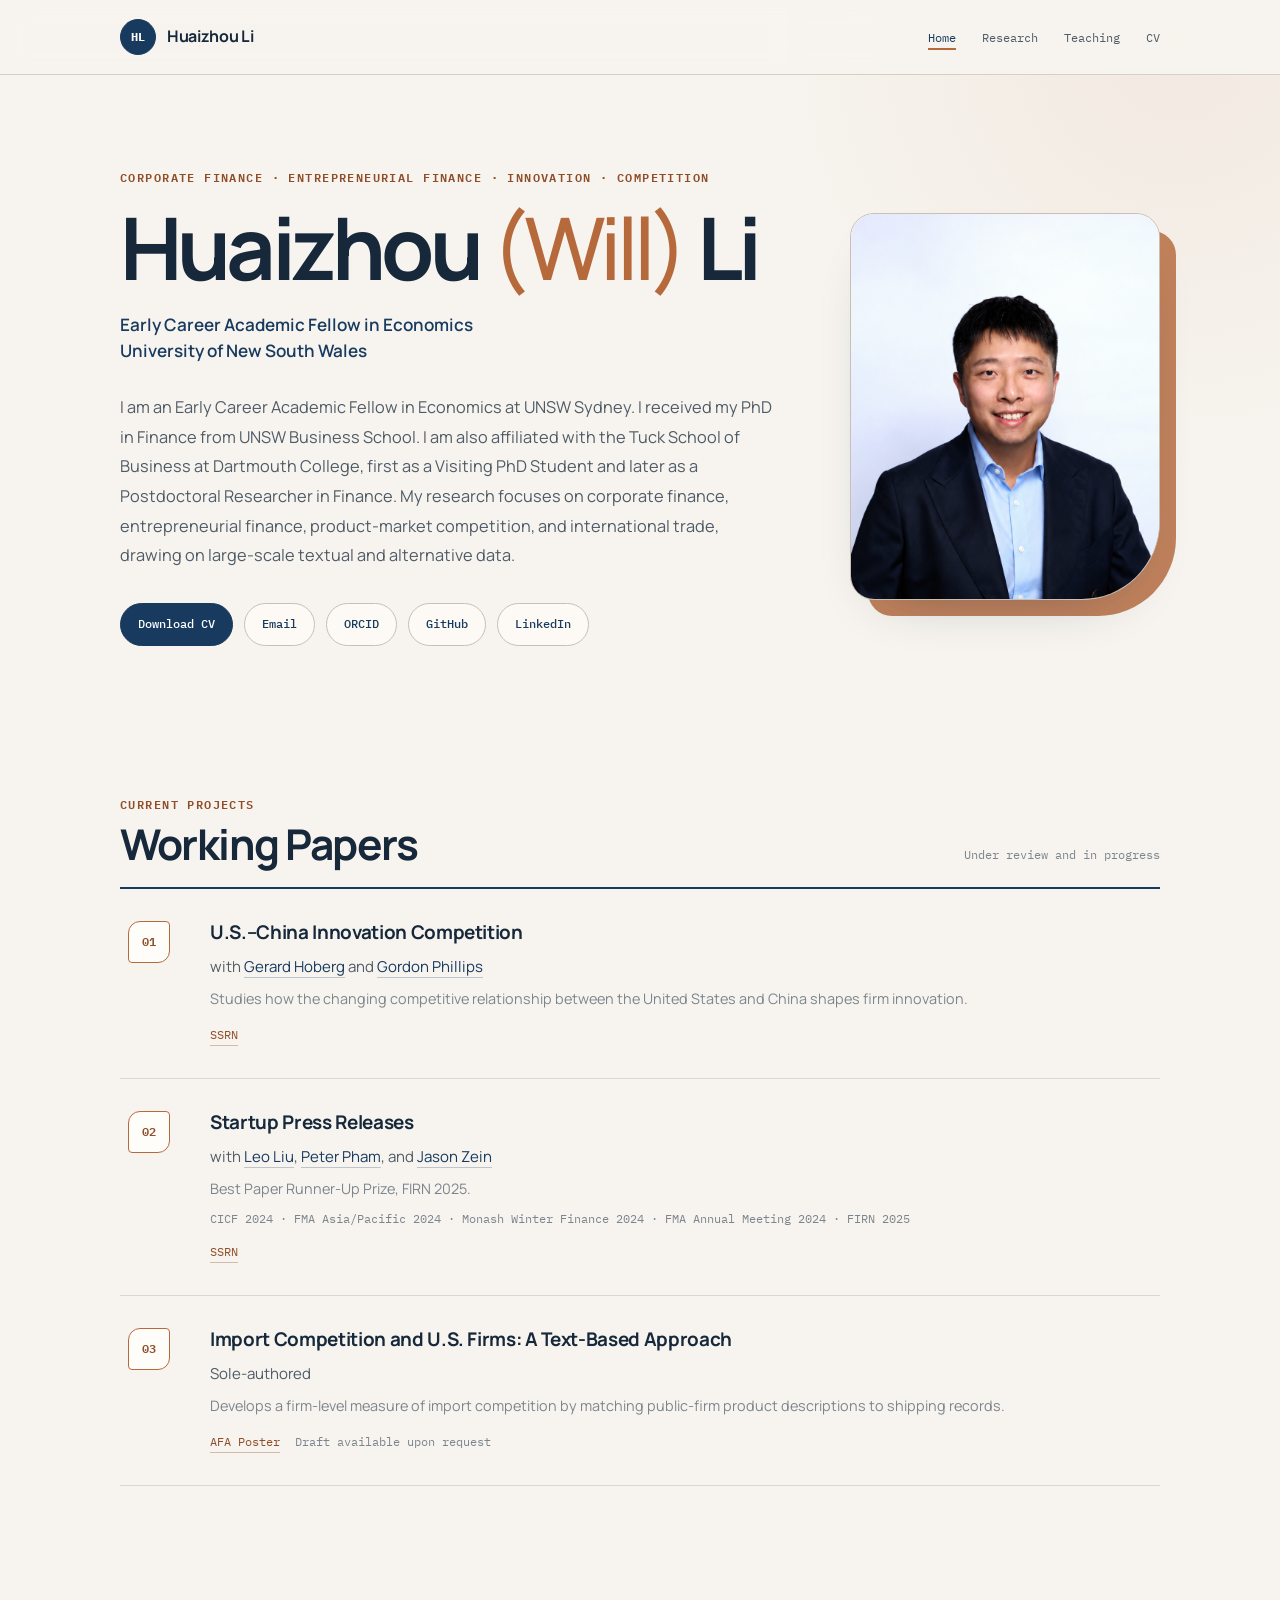
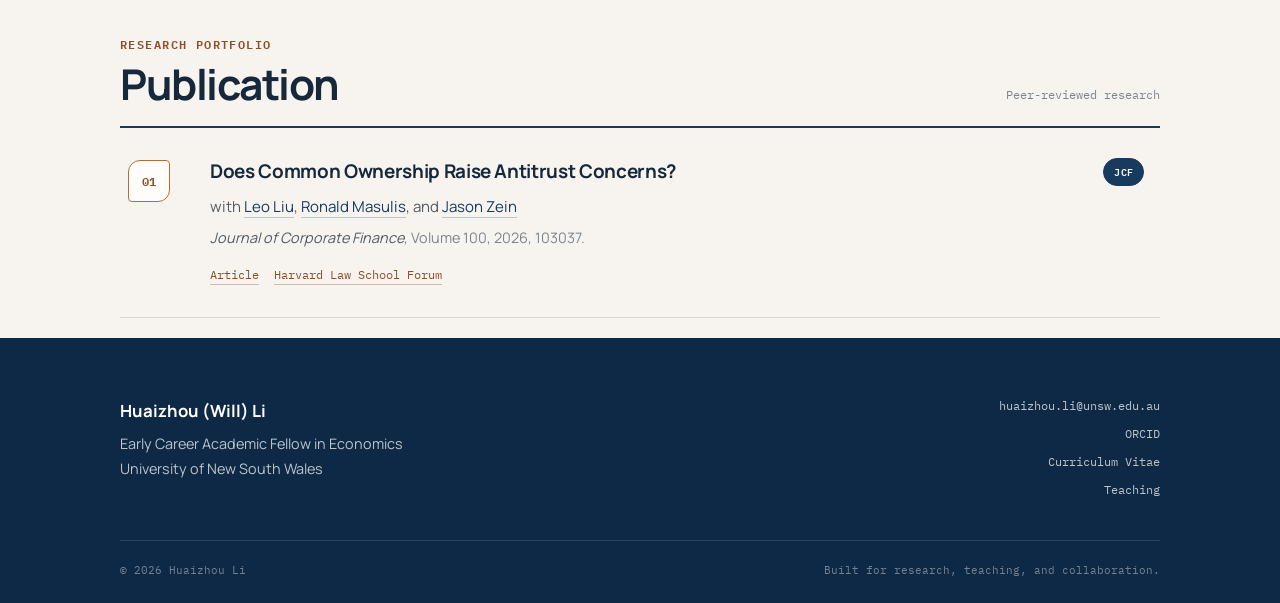
<file: index.html>
<!DOCTYPE html>
<html lang="en">
<head>
  <meta charset="UTF-8">
  <meta name="viewport" content="width=device-width, initial-scale=1.0">
  <meta name="description" content="Huaizhou (Will) Li is an Early Career Academic Fellow in Economics at UNSW Sydney. His research focuses on corporate finance, entrepreneurial finance, product-market competition, and international trade.">
  <meta name="author" content="Huaizhou Li">
  <title>Huaizhou (Will) Li — Finance Researcher</title>

  <link rel="icon" href="favicon.svg" type="image/svg+xml">
  <link rel="preconnect" href="https://fonts.googleapis.com">
  <link rel="preconnect" href="https://fonts.gstatic.com" crossorigin>
  <link href="https://fonts.googleapis.com/css2?family=IBM+Plex+Mono:wght@400;500;600&family=Manrope:wght@400;500;600;700&display=swap" rel="stylesheet">
  <link rel="stylesheet" href="style.css">
  <style>
    .authors a {
      color: var(--navy);
      border-bottom: 1px solid rgba(23, 58, 94, 0.25);
      transition: color 0.2s var(--ease), border-color 0.2s var(--ease);
    }

    .authors a:hover {
      color: var(--copper-deep);
      border-color: currentColor;
    }
  </style>
</head>
<body>
  <header class="site-header">
    <div class="container">
      <nav class="site-nav" aria-label="Main navigation">
        <a class="nav-brand" href="index.html" aria-label="Huaizhou Li home">
          <span class="brand-mark">HL</span>
          <span>Huaizhou Li</span>
        </a>

        <ul class="nav-links">
          <li><a class="active" href="index.html">Home</a></li>
          <li><a href="#research">Research</a></li>
          <li><a href="teaching.html">Teaching</a></li>
          <li><a href="cv.pdf" target="_blank" rel="noopener">CV</a></li>
        </ul>
      </nav>
    </div>
  </header>

  <main>
    <section class="hero">
      <div class="container hero-grid">
        <div class="hero-copy">
          <p class="eyebrow">Corporate Finance · Entrepreneurial Finance · Innovation · Competition</p>
          <h1>Huaizhou <span>(Will)</span> Li</h1>
          <p class="role">Early Career Academic Fellow in Economics<br>University of New South Wales</p>

          <p class="bio">
            I am an Early Career Academic Fellow in Economics at UNSW Sydney. I received my PhD in Finance from UNSW Business School. I am also affiliated with the Tuck School of Business at Dartmouth College, first as a Visiting PhD Student and later as a Postdoctoral Researcher in Finance. My research focuses on corporate finance, entrepreneurial finance, product-market competition, and international trade, drawing on large-scale textual and alternative data.
          </p>

          <div class="hero-actions" aria-label="Profile links">
            <a class="button primary" href="cv.pdf" target="_blank" rel="noopener">Download CV</a>
            <a class="button" href="mailto:huaizhou.li@unsw.edu.au">Email</a>
            <a class="button" href="https://orcid.org/0009-0007-8724-0929" target="_blank" rel="noopener">ORCID</a>
            <a class="button" href="https://github.com/huaizhouli" target="_blank" rel="noopener">GitHub</a>
            <a class="button" href="https://www.linkedin.com/in/huaizhou-will-li-a83990144/" target="_blank" rel="noopener">LinkedIn</a>
          </div>
        </div>

        <div class="portrait-wrap" aria-label="Portrait of Huaizhou Li">
          <div class="portrait-accent" aria-hidden="true"></div>
          <figure class="portrait-card">
            <img src="will4.jpeg" alt="Portrait of Huaizhou (Will) Li">
          </figure>
        </div>
      </div>
    </section>

    <section id="research" class="research-section working-papers">
      <div class="container">
        <div class="section-heading">
          <div>
            <p class="section-label">Current projects</p>
            <h2>Working Papers</h2>
          </div>
          <p class="section-note">Under review and in progress</p>
        </div>

        <div class="paper-list">
          <article class="paper">
            <div class="paper-number" aria-hidden="true">01</div>
            <div class="paper-body">
              <div class="paper-title-row">
                <h3><a href="https://papers.ssrn.com/sol3/papers.cfm?abstract_id=6730426" target="_blank" rel="noopener">U.S.–China Innovation Competition</a></h3>
              </div>
              <p class="authors">with <a href="https://faculty.marshall.usc.edu/Gerard-Hoberg/" target="_blank" rel="noopener">Gerard Hoberg</a> and <a href="https://tuck.dartmouth.edu/faculty/faculty-directory/gordon-phillips" target="_blank" rel="noopener">Gordon Phillips</a></p>
              <p class="paper-meta">Studies how the changing competitive relationship between the United States and China shapes firm innovation.</p>
              <div class="paper-links">
                <a href="https://papers.ssrn.com/sol3/papers.cfm?abstract_id=6730426" target="_blank" rel="noopener">SSRN</a>
              </div>
            </div>
          </article>

          <article class="paper">
            <div class="paper-number" aria-hidden="true">02</div>
            <div class="paper-body">
              <div class="paper-title-row">
                <h3><a href="https://papers.ssrn.com/sol3/papers.cfm?abstract_id=7442407#" target="_blank" rel="noopener">Startup Press Releases</a></h3>
              </div>
              <p class="authors">with <a href="https://leoliu0.github.io/" target="_blank" rel="noopener">Leo Liu</a>, <a href="https://sites.google.com/view/peterkienpham/home" target="_blank" rel="noopener">Peter Pham</a>, and <a href="https://www.jasonzein.com/jason-zein" target="_blank" rel="noopener">Jason Zein</a></p>
              <p class="paper-meta">Best Paper Runner-Up Prize, FIRN 2025.</p>
              <p class="conference-line">CICF 2024 · FMA Asia/Pacific 2024 · Monash Winter Finance 2024 · FMA Annual Meeting 2024 · FIRN 2025</p>
              <div class="paper-links">
                <a href="https://papers.ssrn.com/sol3/papers.cfm?abstract_id=7442407#" target="_blank" rel="noopener">SSRN</a>
              </div>
            </div>
          </article>

          <article class="paper">
            <div class="paper-number" aria-hidden="true">03</div>
            <div class="paper-body">
              <div class="paper-title-row">
                <h3><a href="https://www.dropbox.com/scl/fi/llemzdiivgx8t8dfd9xvw/AFA_Poster_Will.pdf?rlkey=z80xrwjd62el5xx8e4684dbrn&amp;st=nbvidgha&amp;dl=0" target="_blank" rel="noopener">Import Competition and U.S. Firms: A Text-Based Approach</a></h3>
              </div>
              <p class="authors">Sole-authored</p>
              <p class="paper-meta">Develops a firm-level measure of import competition by matching public-firm product descriptions to shipping records.</p>
              <div class="paper-links">
                <a href="https://www.dropbox.com/scl/fi/llemzdiivgx8t8dfd9xvw/AFA_Poster_Will.pdf?rlkey=z80xrwjd62el5xx8e4684dbrn&amp;st=nbvidgha&amp;dl=0" target="_blank" rel="noopener">AFA Poster</a>
                <span>Draft available upon request</span>
              </div>
            </div>
          </article>
        </div>
      </div>
    </section>

    <section class="research-section">
      <div class="container">
        <div class="section-heading">
          <div>
            <p class="section-label">Research portfolio</p>
            <h2>Publication</h2>
          </div>
          <p class="section-note">Peer-reviewed research</p>
        </div>

        <div class="paper-list">
          <article class="paper">
            <div class="paper-number" aria-hidden="true">01</div>
            <div class="paper-body">
              <div class="paper-title-row">
                <h3><a href="https://doi.org/10.1016/j.jcorpfin.2026.103037" target="_blank" rel="noopener">Does Common Ownership Raise Antitrust Concerns?</a></h3>
                <span class="badge published">JCF</span>
              </div>
              <p class="authors">with <a href="https://leoliu0.github.io/" target="_blank" rel="noopener">Leo Liu</a>, <a href="https://sites.google.com/site/ronmasulis" target="_blank" rel="noopener">Ronald Masulis</a>, and <a href="https://www.jasonzein.com/jason-zein" target="_blank" rel="noopener">Jason Zein</a></p>
              <p class="paper-meta"><em>Journal of Corporate Finance</em>, Volume 100, 2026, 103037.</p>
              <div class="paper-links">
                <a href="https://doi.org/10.1016/j.jcorpfin.2026.103037" target="_blank" rel="noopener">Article</a>
                <a href="https://corpgov.law.harvard.edu/2025/01/06/does-common-ownership-raise-antitrust-concerns/" target="_blank" rel="noopener">Harvard Law School Forum</a>
              </div>
            </div>
          </article>
        </div>
      </div>
    </section>
  </main>

  <footer class="site-footer">
    <div class="container footer-grid">
      <div>
        <p class="footer-name">Huaizhou (Will) Li</p>
        <p>Early Career Academic Fellow in Economics</p>
        <p>University of New South Wales</p>
      </div>
      <div class="footer-contact">
        <a href="mailto:huaizhou.li@unsw.edu.au">huaizhou.li@unsw.edu.au</a>
        <a href="https://orcid.org/0009-0007-8724-0929" target="_blank" rel="noopener">ORCID</a>
        <a href="cv.pdf" target="_blank" rel="noopener">Curriculum Vitae</a>
        <a href="teaching.html">Teaching</a>
      </div>
    </div>
    <div class="container footer-bottom">
      <span>© 2026 Huaizhou Li</span>
      <span>Built for research, teaching, and collaboration.</span>
    </div>
  </footer>
</body>
</html>
</file>
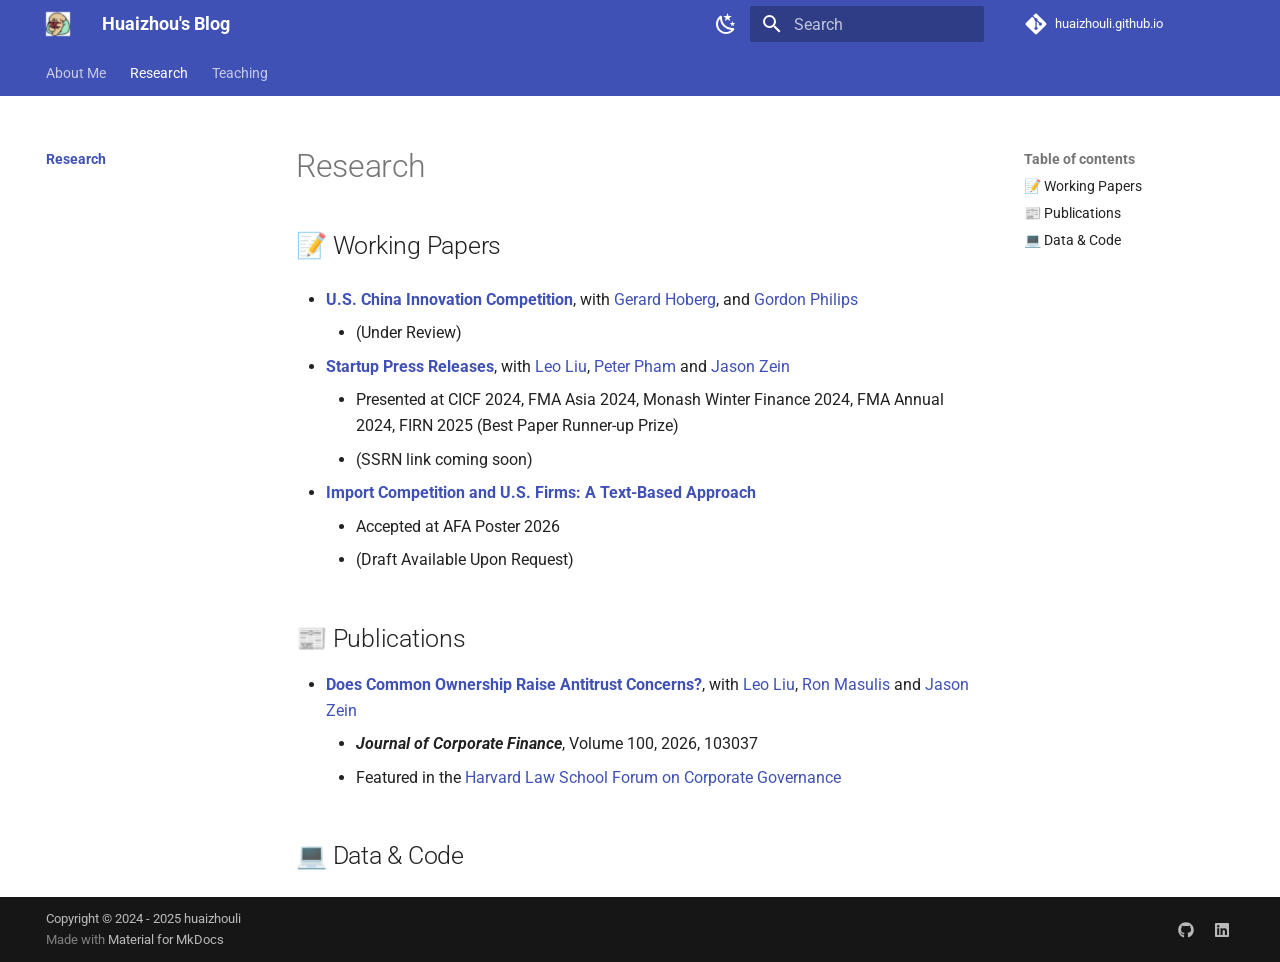
<file: research/index.html>
<!doctype html>
<html lang="en" class="no-js">
  <head>
    
      <meta charset="utf-8">
      <meta name="viewport" content="width=device-width,initial-scale=1">
      
      
        <meta name="author" content="Huaizhou Li">
      
      
        <link rel="canonical" href="https://huaizhouli.github.io/research/">
      
      
        <link rel="prev" href="..">
      
      
        <link rel="next" href="../teaching/">
      
      
        
      
      
      <link rel="icon" href="../images/Favicon.png">
      <meta name="generator" content="mkdocs-1.6.1, mkdocs-material-9.7.7">
    
    
      
        <title>Research - Huaizhou's Blog</title>
      
    
    
      <link rel="stylesheet" href="../assets/stylesheets/main.ec1eaa64.min.css">
      
        
        <link rel="stylesheet" href="../assets/stylesheets/palette.ab4e12ef.min.css">
      
      


    
    
      
    
    
      
        
        
        <link rel="preconnect" href="https://fonts.gstatic.com" crossorigin>
        <link rel="stylesheet" href="https://fonts.googleapis.com/css?family=Roboto:300,300i,400,400i,700,700i%7CRoboto+Mono:400,400i,700,700i&display=fallback">
        <style>:root{--md-text-font:"Roboto";--md-code-font:"Roboto Mono"}</style>
      
    
    
    <script>__md_scope=new URL("..",location),__md_hash=e=>[...e].reduce(((e,_)=>(e<<5)-e+_.charCodeAt(0)),0),__md_get=(e,_=localStorage,t=__md_scope)=>JSON.parse(_.getItem(t.pathname+"."+e)),__md_set=(e,_,t=localStorage,a=__md_scope)=>{try{t.setItem(a.pathname+"."+e,JSON.stringify(_))}catch(e){}}</script>
    
      

    
    
  </head>
  
  
    
    
      
    
    
    
    
    <body dir="ltr" data-md-color-scheme="default" data-md-color-primary="indigo" data-md-color-accent="indigo">
  
    
    <input class="md-toggle" data-md-toggle="drawer" type="checkbox" id="__drawer" autocomplete="off">
    <input class="md-toggle" data-md-toggle="search" type="checkbox" id="__search" autocomplete="off">
    <label class="md-overlay" for="__drawer"></label>
    <div data-md-component="skip">
      
        
        <a href="#research" class="md-skip">
          Skip to content
        </a>
      
    </div>
    <div data-md-component="announce">
      
    </div>
    
    
      

<header class="md-header" data-md-component="header">
  <nav class="md-header__inner md-grid" aria-label="Header">
    <a href=".." title="Huaizhou&#39;s Blog" class="md-header__button md-logo" aria-label="Huaizhou's Blog" data-md-component="logo">
      
  <img src="../images/Favicon.png" alt="logo">

    </a>
    <label class="md-header__button md-icon" for="__drawer">
      
      <svg xmlns="http://www.w3.org/2000/svg" viewBox="0 0 24 24"><path d="M3 6h18v2H3zm0 5h18v2H3zm0 5h18v2H3z"/></svg>
    </label>
    <div class="md-header__title" data-md-component="header-title">
      <div class="md-header__ellipsis">
        <div class="md-header__topic">
          <span class="md-ellipsis">
            Huaizhou's Blog
          </span>
        </div>
        <div class="md-header__topic" data-md-component="header-topic">
          <span class="md-ellipsis">
            
              Research
            
          </span>
        </div>
      </div>
    </div>
    
      
        <form class="md-header__option" data-md-component="palette">
  
    
    
    
    <input class="md-option" data-md-color-media="(prefers-color-scheme: light)" data-md-color-scheme="default" data-md-color-primary="indigo" data-md-color-accent="indigo"  aria-label="Switch to dark mode"  type="radio" name="__palette" id="__palette_0">
    
      <label class="md-header__button md-icon" title="Switch to dark mode" for="__palette_1" hidden>
        <svg xmlns="http://www.w3.org/2000/svg" viewBox="0 0 24 24"><path d="m17.75 4.09-2.53 1.94.91 3.06-2.63-1.81-2.63 1.81.91-3.06-2.53-1.94L12.44 4l1.06-3 1.06 3zm3.5 6.91-1.64 1.25.59 1.98-1.7-1.17-1.7 1.17.59-1.98L15.75 11l2.06-.05L18.5 9l.69 1.95zm-2.28 4.95c.83-.08 1.72 1.1 1.19 1.85-.32.45-.66.87-1.08 1.27C15.17 23 8.84 23 4.94 19.07c-3.91-3.9-3.91-10.24 0-14.14.4-.4.82-.76 1.27-1.08.75-.53 1.93.36 1.85 1.19-.27 2.86.69 5.83 2.89 8.02a9.96 9.96 0 0 0 8.02 2.89m-1.64 2.02a12.08 12.08 0 0 1-7.8-3.47c-2.17-2.19-3.33-5-3.49-7.82-2.81 3.14-2.7 7.96.31 10.98 3.02 3.01 7.84 3.12 10.98.31"/></svg>
      </label>
    
  
    
    
    
    <input class="md-option" data-md-color-media="(prefers-color-scheme: dark)" data-md-color-scheme="slate" data-md-color-primary="indigo" data-md-color-accent="indigo"  aria-label="Switch to light mode"  type="radio" name="__palette" id="__palette_1">
    
      <label class="md-header__button md-icon" title="Switch to light mode" for="__palette_0" hidden>
        <svg xmlns="http://www.w3.org/2000/svg" viewBox="0 0 24 24"><path d="M12 7a5 5 0 0 1 5 5 5 5 0 0 1-5 5 5 5 0 0 1-5-5 5 5 0 0 1 5-5m0 2a3 3 0 0 0-3 3 3 3 0 0 0 3 3 3 3 0 0 0 3-3 3 3 0 0 0-3-3m0-7 2.39 3.42C13.65 5.15 12.84 5 12 5s-1.65.15-2.39.42zM3.34 7l4.16-.35A7.2 7.2 0 0 0 5.94 8.5c-.44.74-.69 1.5-.83 2.29zm.02 10 1.76-3.77a7.131 7.131 0 0 0 2.38 4.14zM20.65 7l-1.77 3.79a7.02 7.02 0 0 0-2.38-4.15zm-.01 10-4.14.36c.59-.51 1.12-1.14 1.54-1.86.42-.73.69-1.5.83-2.29zM12 22l-2.41-3.44c.74.27 1.55.44 2.41.44.82 0 1.63-.17 2.37-.44z"/></svg>
      </label>
    
  
</form>
      
    
    
      <script>var palette=__md_get("__palette");if(palette&&palette.color){if("(prefers-color-scheme)"===palette.color.media){var media=matchMedia("(prefers-color-scheme: light)"),input=document.querySelector(media.matches?"[data-md-color-media='(prefers-color-scheme: light)']":"[data-md-color-media='(prefers-color-scheme: dark)']");palette.color.media=input.getAttribute("data-md-color-media"),palette.color.scheme=input.getAttribute("data-md-color-scheme"),palette.color.primary=input.getAttribute("data-md-color-primary"),palette.color.accent=input.getAttribute("data-md-color-accent")}for(var[key,value]of Object.entries(palette.color))document.body.setAttribute("data-md-color-"+key,value)}</script>
    
    
    
      
      
        <label class="md-header__button md-icon" for="__search">
          
          <svg xmlns="http://www.w3.org/2000/svg" viewBox="0 0 24 24"><path d="M9.5 3A6.5 6.5 0 0 1 16 9.5c0 1.61-.59 3.09-1.56 4.23l.27.27h.79l5 5-1.5 1.5-5-5v-.79l-.27-.27A6.52 6.52 0 0 1 9.5 16 6.5 6.5 0 0 1 3 9.5 6.5 6.5 0 0 1 9.5 3m0 2C7 5 5 7 5 9.5S7 14 9.5 14 14 12 14 9.5 12 5 9.5 5"/></svg>
        </label>
        <div class="md-search" data-md-component="search" role="dialog">
  <label class="md-search__overlay" for="__search"></label>
  <div class="md-search__inner" role="search">
    <form class="md-search__form" name="search">
      <input type="text" class="md-search__input" name="query" aria-label="Search" placeholder="Search" autocapitalize="off" autocorrect="off" autocomplete="off" spellcheck="false" data-md-component="search-query" required>
      <label class="md-search__icon md-icon" for="__search">
        
        <svg xmlns="http://www.w3.org/2000/svg" viewBox="0 0 24 24"><path d="M9.5 3A6.5 6.5 0 0 1 16 9.5c0 1.61-.59 3.09-1.56 4.23l.27.27h.79l5 5-1.5 1.5-5-5v-.79l-.27-.27A6.52 6.52 0 0 1 9.5 16 6.5 6.5 0 0 1 3 9.5 6.5 6.5 0 0 1 9.5 3m0 2C7 5 5 7 5 9.5S7 14 9.5 14 14 12 14 9.5 12 5 9.5 5"/></svg>
        
        <svg xmlns="http://www.w3.org/2000/svg" viewBox="0 0 24 24"><path d="M20 11v2H8l5.5 5.5-1.42 1.42L4.16 12l7.92-7.92L13.5 5.5 8 11z"/></svg>
      </label>
      <nav class="md-search__options" aria-label="Search">
        
          <a href="javascript:void(0)" class="md-search__icon md-icon" title="Share" aria-label="Share" data-clipboard data-clipboard-text="" data-md-component="search-share" tabindex="-1">
            
            <svg xmlns="http://www.w3.org/2000/svg" viewBox="0 0 24 24"><path d="M18 16.08c-.76 0-1.44.3-1.96.77L8.91 12.7c.05-.23.09-.46.09-.7s-.04-.47-.09-.7l7.05-4.11c.54.5 1.25.81 2.04.81a3 3 0 0 0 3-3 3 3 0 0 0-3-3 3 3 0 0 0-3 3c0 .24.04.47.09.7L8.04 9.81C7.5 9.31 6.79 9 6 9a3 3 0 0 0-3 3 3 3 0 0 0 3 3c.79 0 1.5-.31 2.04-.81l7.12 4.15c-.05.21-.08.43-.08.66 0 1.61 1.31 2.91 2.92 2.91s2.92-1.3 2.92-2.91A2.92 2.92 0 0 0 18 16.08"/></svg>
          </a>
        
        <button type="reset" class="md-search__icon md-icon" title="Clear" aria-label="Clear" tabindex="-1">
          
          <svg xmlns="http://www.w3.org/2000/svg" viewBox="0 0 24 24"><path d="M19 6.41 17.59 5 12 10.59 6.41 5 5 6.41 10.59 12 5 17.59 6.41 19 12 13.41 17.59 19 19 17.59 13.41 12z"/></svg>
        </button>
      </nav>
      
        <div class="md-search__suggest" data-md-component="search-suggest"></div>
      
    </form>
    <div class="md-search__output">
      <div class="md-search__scrollwrap" tabindex="0" data-md-scrollfix>
        <div class="md-search-result" data-md-component="search-result">
          <div class="md-search-result__meta">
            Initializing search
          </div>
          <ol class="md-search-result__list" role="presentation"></ol>
        </div>
      </div>
    </div>
  </div>
</div>
      
    
    
      <div class="md-header__source">
        <a href="https://github.com/huaizhouli/huaizhouli.github.io" title="Go to repository" class="md-source" data-md-component="source">
  <div class="md-source__icon md-icon">
    
    <svg xmlns="http://www.w3.org/2000/svg" viewBox="0 0 448 512"><!--! Font Awesome Free 7.1.0 by @fontawesome - https://fontawesome.com License - https://fontawesome.com/license/free (Icons: CC BY 4.0, Fonts: SIL OFL 1.1, Code: MIT License) Copyright 2025 Fonticons, Inc.--><path d="M439.6 236.1 244 40.5c-5.4-5.5-12.8-8.5-20.4-8.5s-15 3-20.4 8.4L162.5 81l51.5 51.5c27.1-9.1 52.7 16.8 43.4 43.7l49.7 49.7c34.2-11.8 61.2 31 35.5 56.7-26.5 26.5-70.2-2.9-56-37.3L240.3 199v121.9c25.3 12.5 22.3 41.8 9.1 55-6.4 6.4-15.2 10.1-24.3 10.1s-17.8-3.6-24.3-10.1c-17.6-17.6-11.1-46.9 11.2-56v-123c-20.8-8.5-24.6-30.7-18.6-45L142.6 101 8.5 235.1C3 240.6 0 247.9 0 255.5s3 15 8.5 20.4l195.6 195.7c5.4 5.4 12.7 8.4 20.4 8.4s15-3 20.4-8.4l194.7-194.7c5.4-5.4 8.4-12.8 8.4-20.4s-3-15-8.4-20.4"/></svg>
  </div>
  <div class="md-source__repository">
    huaizhouli.github.io
  </div>
</a>
      </div>
    
  </nav>
  
</header>
    
    <div class="md-container" data-md-component="container">
      
      
        
          
            
<nav class="md-tabs" aria-label="Tabs" data-md-component="tabs">
  <div class="md-grid">
    <ul class="md-tabs__list">
      
        
  
  
  
  
    <li class="md-tabs__item">
      <a href=".." class="md-tabs__link">
        
  
  
    
  
  About Me

      </a>
    </li>
  

      
        
  
  
  
    
  
  
    
    
      <li class="md-tabs__item md-tabs__item--active">
        <a href="./" class="md-tabs__link">
          
  
  
    
  
  Research

        </a>
      </li>
    
  

      
        
  
  
  
  
    
    
      <li class="md-tabs__item">
        <a href="../teaching/" class="md-tabs__link">
          
  
  
    
  
  Teaching

        </a>
      </li>
    
  

      
    </ul>
  </div>
</nav>
          
        
      
      <main class="md-main" data-md-component="main">
        <div class="md-main__inner md-grid">
          
            
              
              <div class="md-sidebar md-sidebar--primary" data-md-component="sidebar" data-md-type="navigation" >
                <div class="md-sidebar__scrollwrap">
                  <div class="md-sidebar__inner">
                    


  


<nav class="md-nav md-nav--primary md-nav--lifted" aria-label="Navigation" data-md-level="0">
  <label class="md-nav__title" for="__drawer">
    <a href=".." title="Huaizhou&#39;s Blog" class="md-nav__button md-logo" aria-label="Huaizhou's Blog" data-md-component="logo">
      
  <img src="../images/Favicon.png" alt="logo">

    </a>
    Huaizhou's Blog
  </label>
  
    <div class="md-nav__source">
      <a href="https://github.com/huaizhouli/huaizhouli.github.io" title="Go to repository" class="md-source" data-md-component="source">
  <div class="md-source__icon md-icon">
    
    <svg xmlns="http://www.w3.org/2000/svg" viewBox="0 0 448 512"><!--! Font Awesome Free 7.1.0 by @fontawesome - https://fontawesome.com License - https://fontawesome.com/license/free (Icons: CC BY 4.0, Fonts: SIL OFL 1.1, Code: MIT License) Copyright 2025 Fonticons, Inc.--><path d="M439.6 236.1 244 40.5c-5.4-5.5-12.8-8.5-20.4-8.5s-15 3-20.4 8.4L162.5 81l51.5 51.5c27.1-9.1 52.7 16.8 43.4 43.7l49.7 49.7c34.2-11.8 61.2 31 35.5 56.7-26.5 26.5-70.2-2.9-56-37.3L240.3 199v121.9c25.3 12.5 22.3 41.8 9.1 55-6.4 6.4-15.2 10.1-24.3 10.1s-17.8-3.6-24.3-10.1c-17.6-17.6-11.1-46.9 11.2-56v-123c-20.8-8.5-24.6-30.7-18.6-45L142.6 101 8.5 235.1C3 240.6 0 247.9 0 255.5s3 15 8.5 20.4l195.6 195.7c5.4 5.4 12.7 8.4 20.4 8.4s15-3 20.4-8.4l194.7-194.7c5.4-5.4 8.4-12.8 8.4-20.4s-3-15-8.4-20.4"/></svg>
  </div>
  <div class="md-source__repository">
    huaizhouli.github.io
  </div>
</a>
    </div>
  
  <ul class="md-nav__list" data-md-scrollfix>
    
      
      
  
  
  
  
    <li class="md-nav__item">
      <a href=".." class="md-nav__link">
        
  
  
  <span class="md-ellipsis">
    
  
    About Me
  

    
  </span>
  
  

      </a>
    </li>
  

    
      
      
  
  
    
  
  
  
    
    
      
        
          
        
      
    
    
    
      
        
        
      
      
    
    
    <li class="md-nav__item md-nav__item--active md-nav__item--section md-nav__item--nested">
      
        
        
        <input class="md-nav__toggle md-toggle " type="checkbox" id="__nav_2" checked>
        
          
          <div class="md-nav__link md-nav__container">
            <a href="./" class="md-nav__link md-nav__link--active">
              
  
  
  <span class="md-ellipsis">
    
  
    Research
  

    
  </span>
  
  

            </a>
            
          </div>
        
        <nav class="md-nav" data-md-level="1" aria-labelledby="__nav_2_label" aria-expanded="true">
          <label class="md-nav__title" for="__nav_2">
            <span class="md-nav__icon md-icon"></span>
            
  
    Research
  

          </label>
          <ul class="md-nav__list" data-md-scrollfix>
            
              
            
          </ul>
        </nav>
      
    </li>
  

    
      
      
  
  
  
  
    
    
      
        
          
        
      
    
    
    
      
      
    
    
    <li class="md-nav__item md-nav__item--nested">
      
        
        
        <input class="md-nav__toggle md-toggle " type="checkbox" id="__nav_3" >
        
          
          <div class="md-nav__link md-nav__container">
            <a href="../teaching/" class="md-nav__link ">
              
  
  
  <span class="md-ellipsis">
    
  
    Teaching
  

    
  </span>
  
  

            </a>
            
          </div>
        
        <nav class="md-nav" data-md-level="1" aria-labelledby="__nav_3_label" aria-expanded="false">
          <label class="md-nav__title" for="__nav_3">
            <span class="md-nav__icon md-icon"></span>
            
  
    Teaching
  

          </label>
          <ul class="md-nav__list" data-md-scrollfix>
            
              
            
          </ul>
        </nav>
      
    </li>
  

    
  </ul>
</nav>
                  </div>
                </div>
              </div>
            
            
              
              <div class="md-sidebar md-sidebar--secondary" data-md-component="sidebar" data-md-type="toc" >
                <div class="md-sidebar__scrollwrap">
                  <div class="md-sidebar__inner">
                    

<nav class="md-nav md-nav--secondary" aria-label="Table of contents">
  
  
  
    
  
  
    <label class="md-nav__title" for="__toc">
      <span class="md-nav__icon md-icon"></span>
      Table of contents
    </label>
    <ul class="md-nav__list" data-md-component="toc" data-md-scrollfix>
      
        <li class="md-nav__item">
  <a href="#working-papers" class="md-nav__link">
    <span class="md-ellipsis">
      
        📝 Working Papers
      
    </span>
  </a>
  
</li>
      
        <li class="md-nav__item">
  <a href="#publications" class="md-nav__link">
    <span class="md-ellipsis">
      
        📰 Publications
      
    </span>
  </a>
  
</li>
      
        <li class="md-nav__item">
  <a href="#data-code" class="md-nav__link">
    <span class="md-ellipsis">
      
        💻 Data &amp; Code
      
    </span>
  </a>
  
</li>
      
    </ul>
  
</nav>
                  </div>
                </div>
              </div>
            
          
          
            <div class="md-content" data-md-component="content">
              
              <article class="md-content__inner md-typeset">
                
                  


  
  


<h1 id="research">Research<a class="headerlink" href="#research" title="Permanent link">&para;</a></h1>
<h2 id="working-papers">📝 Working Papers<a class="headerlink" href="#working-papers" title="Permanent link">&para;</a></h2>
<ul>
<li>
<p><a href="https://papers.ssrn.com/sol3/papers.cfm?abstract_id=6730426"><strong>U.S. China Innovation Competition</strong></a>, with <a href="https://faculty.marshall.usc.edu/Gerard-Hoberg/">Gerard Hoberg</a>, and <a href="https://faculty.tuck.dartmouth.edu/gordon-phillips/">Gordon Philips</a></p>
<ul>
<li>(Under Review)</li>
</ul>
</li>
<li>
<p><a href="https://www.dropbox.com/scl/fi/npdnby1w9cokinkf5f053/main.pdf?rlkey=6vg70dqft25g7qgwvy31bwnm5&amp;st=2f0fp7r1&amp;dl=0"><strong>Startup Press Releases</strong></a>, with <a href="https://leoliu0.github.io/">Leo Liu</a>, <a href="https://sites.google.com/view/peterkienpham/home">Peter Pham</a> and <a href="https://www.jasonzein.com/">Jason Zein</a></p>
<ul>
<li>Presented at CICF 2024, FMA Asia 2024, Monash Winter Finance 2024, FMA Annual 2024, FIRN 2025 (Best Paper Runner-up Prize)</li>
<li>(SSRN link coming soon)</li>
</ul>
</li>
<li>
<p><a href="https://www.dropbox.com/scl/fi/llemzdiivgx8t8dfd9xvw/AFA_Poster_Will.pdf?rlkey=z80xrwjd62el5xx8e4684dbrn&amp;st=nbvidgha&amp;dl=0"><strong>Import Competition and U.S. Firms: A Text-Based Approach</strong></a></p>
<ul>
<li>Accepted at AFA Poster 2026    </li>
<li>(Draft Available Upon Request)</li>
</ul>
</li>
</ul>
<h2 id="publications">📰 Publications<a class="headerlink" href="#publications" title="Permanent link">&para;</a></h2>
<ul>
<li><a href="https://doi.org/10.1016/j.jcorpfin.2026.103037"><strong>Does Common Ownership Raise Antitrust Concerns?</strong></a>, with <a href="https://leoliu0.github.io/">Leo Liu</a>, <a href="https://sites.google.com/site/ronmasulis">Ron Masulis</a> and <a href="https://www.jasonzein.com/">Jason Zein</a><ul>
<li><strong><em>Journal of Corporate Finance</em></strong>, Volume 100, 2026, 103037</li>
<li>Featured in the <a href="https://corpgov.law.harvard.edu/2025/01/06/does-common-ownership-raise-antitrust-concerns/">Harvard Law School Forum on Corporate Governance</a></li>
</ul>
</li>
</ul>
<h2 id="data-code">💻 Data &amp; Code<a class="headerlink" href="#data-code" title="Permanent link">&para;</a></h2>












                
              </article>
            </div>
          
          
<script>var target=document.getElementById(location.hash.slice(1));target&&target.name&&(target.checked=target.name.startsWith("__tabbed_"))</script>
        </div>
        
          <button type="button" class="md-top md-icon" data-md-component="top" hidden>
  
  <svg xmlns="http://www.w3.org/2000/svg" viewBox="0 0 24 24"><path d="M13 20h-2V8l-5.5 5.5-1.42-1.42L12 4.16l7.92 7.92-1.42 1.42L13 8z"/></svg>
  Back to top
</button>
        
      </main>
      
        <footer class="md-footer">
  
  <div class="md-footer-meta md-typeset">
    <div class="md-footer-meta__inner md-grid">
      <div class="md-copyright">
  
    <div class="md-copyright__highlight">
      Copyright &copy; 2024 - 2025 huaizhouli
    </div>
  
  
    Made with
    <a href="https://squidfunk.github.io/mkdocs-material/" target="_blank" rel="noopener">
      Material for MkDocs
    </a>
  
</div>
      
        
<div class="md-social">
  
    
    
    
    
      
      
    
    <a href="https://github.com/huaizhouli" target="_blank" rel="noopener" title="github.com" class="md-social__link">
      <svg xmlns="http://www.w3.org/2000/svg" viewBox="0 0 512 512"><!--! Font Awesome Free 7.1.0 by @fontawesome - https://fontawesome.com License - https://fontawesome.com/license/free (Icons: CC BY 4.0, Fonts: SIL OFL 1.1, Code: MIT License) Copyright 2025 Fonticons, Inc.--><path d="M173.9 397.4c0 2-2.3 3.6-5.2 3.6-3.3.3-5.6-1.3-5.6-3.6 0-2 2.3-3.6 5.2-3.6 3-.3 5.6 1.3 5.6 3.6m-31.1-4.5c-.7 2 1.3 4.3 4.3 4.9 2.6 1 5.6 0 6.2-2s-1.3-4.3-4.3-5.2c-2.6-.7-5.5.3-6.2 2.3m44.2-1.7c-2.9.7-4.9 2.6-4.6 4.9.3 2 2.9 3.3 5.9 2.6 2.9-.7 4.9-2.6 4.6-4.6-.3-1.9-3-3.2-5.9-2.9M252.8 8C114.1 8 8 113.3 8 252c0 110.9 69.8 205.8 169.5 239.2 12.8 2.3 17.3-5.6 17.3-12.1 0-6.2-.3-40.4-.3-61.4 0 0-70 15-84.7-29.8 0 0-11.4-29.1-27.8-36.6 0 0-22.9-15.7 1.6-15.4 0 0 24.9 2 38.6 25.8 21.9 38.6 58.6 27.5 72.9 20.9 2.3-16 8.8-27.1 16-33.7-55.9-6.2-112.3-14.3-112.3-110.5 0-27.5 7.6-41.3 23.6-58.9-2.6-6.5-11.1-33.3 2.6-67.9 20.9-6.5 69 27 69 27 20-5.6 41.5-8.5 62.8-8.5s42.8 2.9 62.8 8.5c0 0 48.1-33.6 69-27 13.7 34.7 5.2 61.4 2.6 67.9 16 17.7 25.8 31.5 25.8 58.9 0 96.5-58.9 104.2-114.8 110.5 9.2 7.9 17 22.9 17 46.4 0 33.7-.3 75.4-.3 83.6 0 6.5 4.6 14.4 17.3 12.1C436.2 457.8 504 362.9 504 252 504 113.3 391.5 8 252.8 8M105.2 352.9c-1.3 1-1 3.3.7 5.2 1.6 1.6 3.9 2.3 5.2 1 1.3-1 1-3.3-.7-5.2-1.6-1.6-3.9-2.3-5.2-1m-10.8-8.1c-.7 1.3.3 2.9 2.3 3.9 1.6 1 3.6.7 4.3-.7.7-1.3-.3-2.9-2.3-3.9-2-.6-3.6-.3-4.3.7m32.4 35.6c-1.6 1.3-1 4.3 1.3 6.2 2.3 2.3 5.2 2.6 6.5 1 1.3-1.3.7-4.3-1.3-6.2-2.2-2.3-5.2-2.6-6.5-1m-11.4-14.7c-1.6 1-1.6 3.6 0 5.9s4.3 3.3 5.6 2.3c1.6-1.3 1.6-3.9 0-6.2-1.4-2.3-4-3.3-5.6-2"/></svg>
    </a>
  
    
    
    
    
      
      
    
    <a href="https://www.linkedin.com/in/huaizhou-will-li-a83990144/" target="_blank" rel="noopener" title="www.linkedin.com" class="md-social__link">
      <svg xmlns="http://www.w3.org/2000/svg" viewBox="0 0 448 512"><!--! Font Awesome Free 7.1.0 by @fontawesome - https://fontawesome.com License - https://fontawesome.com/license/free (Icons: CC BY 4.0, Fonts: SIL OFL 1.1, Code: MIT License) Copyright 2025 Fonticons, Inc.--><path d="M416 32H31.9C14.3 32 0 46.5 0 64.3v383.4C0 465.5 14.3 480 31.9 480H416c17.6 0 32-14.5 32-32.3V64.3c0-17.8-14.4-32.3-32-32.3M135.4 416H69V202.2h66.5V416zM102.2 96a38.5 38.5 0 1 1 0 77 38.5 38.5 0 1 1 0-77m282.1 320h-66.4V312c0-24.8-.5-56.7-34.5-56.7-34.6 0-39.9 27-39.9 54.9V416h-66.4V202.2h63.7v29.2h.9c8.9-16.8 30.6-34.5 62.9-34.5 67.2 0 79.7 44.3 79.7 101.9z"/></svg>
    </a>
  
</div>
      
    </div>
  </div>
</footer>
      
    </div>
    <div class="md-dialog" data-md-component="dialog">
      <div class="md-dialog__inner md-typeset"></div>
    </div>
    
    
    
      
      
      <script id="__config" type="application/json">{"annotate": null, "base": "..", "features": ["navigation.tabs", "search.suggest", "search.highlight", "search.share", "navigation.top", "navigation.indexes"], "search": "../assets/javascripts/workers/search.2c215733.min.js", "tags": null, "translations": {"clipboard.copied": "Copied to clipboard", "clipboard.copy": "Copy to clipboard", "search.result.more.one": "1 more on this page", "search.result.more.other": "# more on this page", "search.result.none": "No matching documents", "search.result.one": "1 matching document", "search.result.other": "# matching documents", "search.result.placeholder": "Type to start searching", "search.result.term.missing": "Missing", "select.version": "Select version"}, "version": null}</script>
    
    
      <script src="../assets/javascripts/bundle.d7400e89.min.js"></script>
      
    
  </body>
</html>
</file>
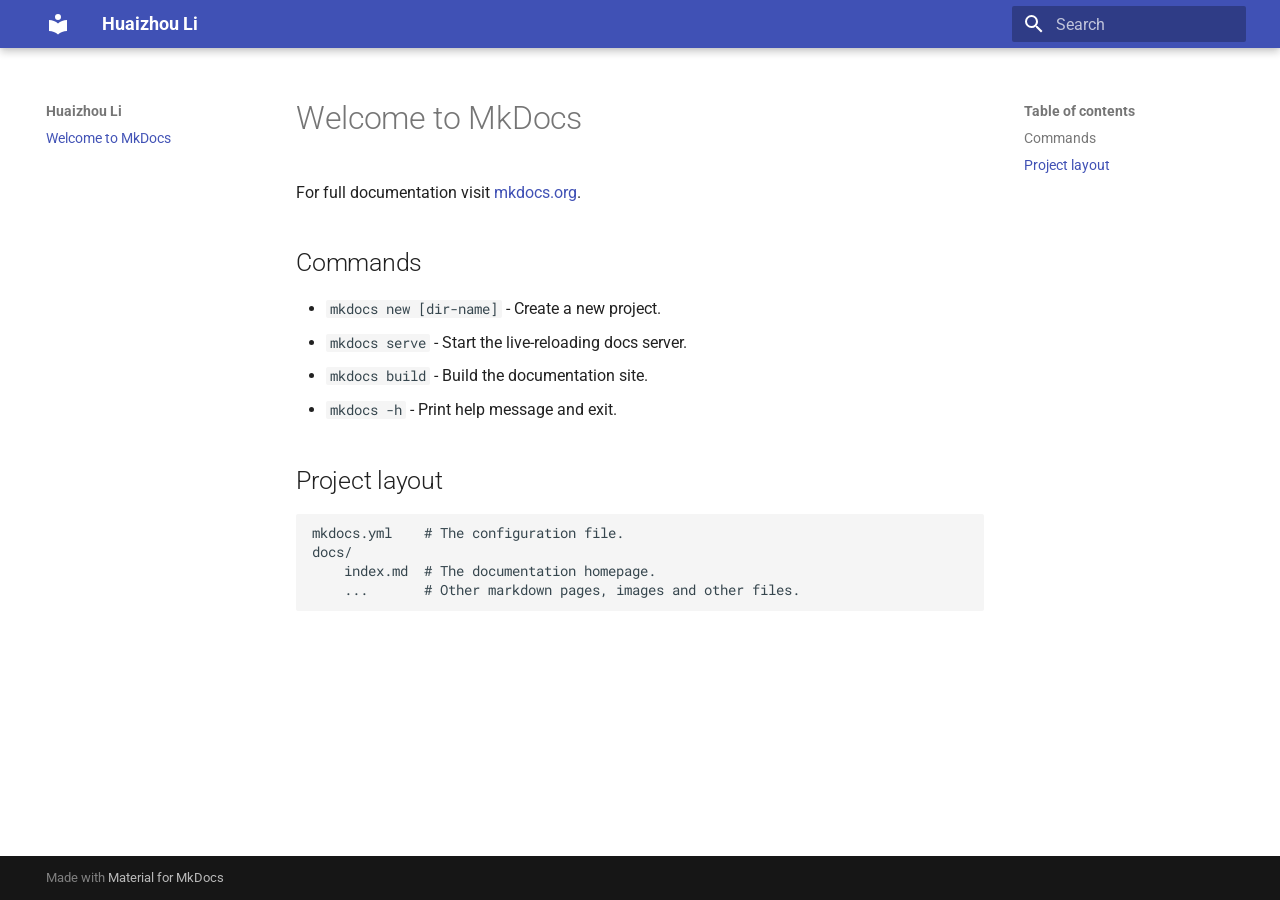
<file: site/index.html>
<!doctype html>
<html lang="en" class="no-js">
  <head>
      <meta name="google-site-verification" content="0dgMrUQSdjYm9w1N_2OzPFNQ8sx5QE8kTG0G-uhSNCQ" />
      <meta charset="utf-8">
      <meta name="viewport" content="width=device-width,initial-scale=1">
      
      
      
        <link rel="canonical" href="https://huaizhouli.github.io/">
      
      
      
      
      <link rel="icon" href="assets/images/favicon.png">
      <meta name="generator" content="mkdocs-1.6.0, mkdocs-material-9.5.25">
    
    
      
        <title>Huaizhou Li</title>
      
    
    
      <link rel="stylesheet" href="assets/stylesheets/main.6543a935.min.css">
      
      


    
    
      
    
    
      
        
        
        <link rel="preconnect" href="https://fonts.gstatic.com" crossorigin>
        <link rel="stylesheet" href="https://fonts.googleapis.com/css?family=Roboto:300,300i,400,400i,700,700i%7CRoboto+Mono:400,400i,700,700i&display=fallback">
        <style>:root{--md-text-font:"Roboto";--md-code-font:"Roboto Mono"}</style>
      
    
    
    <script>__md_scope=new URL(".",location),__md_hash=e=>[...e].reduce((e,_)=>(e<<5)-e+_.charCodeAt(0),0),__md_get=(e,_=localStorage,t=__md_scope)=>JSON.parse(_.getItem(t.pathname+"."+e)),__md_set=(e,_,t=localStorage,a=__md_scope)=>{try{t.setItem(a.pathname+"."+e,JSON.stringify(_))}catch(e){}}</script>
    
      

    
    
    
  </head>
  
  
    <body dir="ltr">
  
    
    <input class="md-toggle" data-md-toggle="drawer" type="checkbox" id="__drawer" autocomplete="off">
    <input class="md-toggle" data-md-toggle="search" type="checkbox" id="__search" autocomplete="off">
    <label class="md-overlay" for="__drawer"></label>
    <div data-md-component="skip">
      
        
        <a href="#welcome-to-mkdocs" class="md-skip">
          Skip to content
        </a>
      
    </div>
    <div data-md-component="announce">
      
    </div>
    
    
      

  

<header class="md-header md-header--shadow" data-md-component="header">
  <nav class="md-header__inner md-grid" aria-label="Header">
    <a href="." title="Huaizhou Li" class="md-header__button md-logo" aria-label="Huaizhou Li" data-md-component="logo">
      
  
  <svg xmlns="http://www.w3.org/2000/svg" viewBox="0 0 24 24"><path d="M12 8a3 3 0 0 0 3-3 3 3 0 0 0-3-3 3 3 0 0 0-3 3 3 3 0 0 0 3 3m0 3.54C9.64 9.35 6.5 8 3 8v11c3.5 0 6.64 1.35 9 3.54 2.36-2.19 5.5-3.54 9-3.54V8c-3.5 0-6.64 1.35-9 3.54Z"/></svg>

    </a>
    <label class="md-header__button md-icon" for="__drawer">
      
      <svg xmlns="http://www.w3.org/2000/svg" viewBox="0 0 24 24"><path d="M3 6h18v2H3V6m0 5h18v2H3v-2m0 5h18v2H3v-2Z"/></svg>
    </label>
    <div class="md-header__title" data-md-component="header-title">
      <div class="md-header__ellipsis">
        <div class="md-header__topic">
          <span class="md-ellipsis">
            Huaizhou Li
          </span>
        </div>
        <div class="md-header__topic" data-md-component="header-topic">
          <span class="md-ellipsis">
            
              Welcome to MkDocs
            
          </span>
        </div>
      </div>
    </div>
    
    
      <script>var media,input,key,value,palette=__md_get("__palette");if(palette&&palette.color){"(prefers-color-scheme)"===palette.color.media&&(media=matchMedia("(prefers-color-scheme: light)"),input=document.querySelector(media.matches?"[data-md-color-media='(prefers-color-scheme: light)']":"[data-md-color-media='(prefers-color-scheme: dark)']"),palette.color.media=input.getAttribute("data-md-color-media"),palette.color.scheme=input.getAttribute("data-md-color-scheme"),palette.color.primary=input.getAttribute("data-md-color-primary"),palette.color.accent=input.getAttribute("data-md-color-accent"));for([key,value]of Object.entries(palette.color))document.body.setAttribute("data-md-color-"+key,value)}</script>
    
    
    
      <label class="md-header__button md-icon" for="__search">
        
        <svg xmlns="http://www.w3.org/2000/svg" viewBox="0 0 24 24"><path d="M9.5 3A6.5 6.5 0 0 1 16 9.5c0 1.61-.59 3.09-1.56 4.23l.27.27h.79l5 5-1.5 1.5-5-5v-.79l-.27-.27A6.516 6.516 0 0 1 9.5 16 6.5 6.5 0 0 1 3 9.5 6.5 6.5 0 0 1 9.5 3m0 2C7 5 5 7 5 9.5S7 14 9.5 14 14 12 14 9.5 12 5 9.5 5Z"/></svg>
      </label>
      <div class="md-search" data-md-component="search" role="dialog">
  <label class="md-search__overlay" for="__search"></label>
  <div class="md-search__inner" role="search">
    <form class="md-search__form" name="search">
      <input type="text" class="md-search__input" name="query" aria-label="Search" placeholder="Search" autocapitalize="off" autocorrect="off" autocomplete="off" spellcheck="false" data-md-component="search-query" required>
      <label class="md-search__icon md-icon" for="__search">
        
        <svg xmlns="http://www.w3.org/2000/svg" viewBox="0 0 24 24"><path d="M9.5 3A6.5 6.5 0 0 1 16 9.5c0 1.61-.59 3.09-1.56 4.23l.27.27h.79l5 5-1.5 1.5-5-5v-.79l-.27-.27A6.516 6.516 0 0 1 9.5 16 6.5 6.5 0 0 1 3 9.5 6.5 6.5 0 0 1 9.5 3m0 2C7 5 5 7 5 9.5S7 14 9.5 14 14 12 14 9.5 12 5 9.5 5Z"/></svg>
        
        <svg xmlns="http://www.w3.org/2000/svg" viewBox="0 0 24 24"><path d="M20 11v2H8l5.5 5.5-1.42 1.42L4.16 12l7.92-7.92L13.5 5.5 8 11h12Z"/></svg>
      </label>
      <nav class="md-search__options" aria-label="Search">
        
        <button type="reset" class="md-search__icon md-icon" title="Clear" aria-label="Clear" tabindex="-1">
          
          <svg xmlns="http://www.w3.org/2000/svg" viewBox="0 0 24 24"><path d="M19 6.41 17.59 5 12 10.59 6.41 5 5 6.41 10.59 12 5 17.59 6.41 19 12 13.41 17.59 19 19 17.59 13.41 12 19 6.41Z"/></svg>
        </button>
      </nav>
      
    </form>
    <div class="md-search__output">
      <div class="md-search__scrollwrap" data-md-scrollfix>
        <div class="md-search-result" data-md-component="search-result">
          <div class="md-search-result__meta">
            Initializing search
          </div>
          <ol class="md-search-result__list" role="presentation"></ol>
        </div>
      </div>
    </div>
  </div>
</div>
    
    
  </nav>
  
</header>
    
    <div class="md-container" data-md-component="container">
      
      
        
          
        
      
      <main class="md-main" data-md-component="main">
        <div class="md-main__inner md-grid">
          
            
              
              <div class="md-sidebar md-sidebar--primary" data-md-component="sidebar" data-md-type="navigation" >
                <div class="md-sidebar__scrollwrap">
                  <div class="md-sidebar__inner">
                    



<nav class="md-nav md-nav--primary" aria-label="Navigation" data-md-level="0">
  <label class="md-nav__title" for="__drawer">
    <a href="." title="Huaizhou Li" class="md-nav__button md-logo" aria-label="Huaizhou Li" data-md-component="logo">
      
  
  <svg xmlns="http://www.w3.org/2000/svg" viewBox="0 0 24 24"><path d="M12 8a3 3 0 0 0 3-3 3 3 0 0 0-3-3 3 3 0 0 0-3 3 3 3 0 0 0 3 3m0 3.54C9.64 9.35 6.5 8 3 8v11c3.5 0 6.64 1.35 9 3.54 2.36-2.19 5.5-3.54 9-3.54V8c-3.5 0-6.64 1.35-9 3.54Z"/></svg>

    </a>
    Huaizhou Li
  </label>
  
  <ul class="md-nav__list" data-md-scrollfix>
    
      
      
  
  
    
  
  
  
    <li class="md-nav__item md-nav__item--active">
      
      <input class="md-nav__toggle md-toggle" type="checkbox" id="__toc">
      
      
        
      
      
        <label class="md-nav__link md-nav__link--active" for="__toc">
          
  
  <span class="md-ellipsis">
    Welcome to MkDocs
  </span>
  

          <span class="md-nav__icon md-icon"></span>
        </label>
      
      <a href="." class="md-nav__link md-nav__link--active">
        
  
  <span class="md-ellipsis">
    Welcome to MkDocs
  </span>
  

      </a>
      
        

<nav class="md-nav md-nav--secondary" aria-label="Table of contents">
  
  
  
    
  
  
    <label class="md-nav__title" for="__toc">
      <span class="md-nav__icon md-icon"></span>
      Table of contents
    </label>
    <ul class="md-nav__list" data-md-component="toc" data-md-scrollfix>
      
        <li class="md-nav__item">
  <a href="#commands" class="md-nav__link">
    <span class="md-ellipsis">
      Commands
    </span>
  </a>
  
</li>
      
        <li class="md-nav__item">
  <a href="#project-layout" class="md-nav__link">
    <span class="md-ellipsis">
      Project layout
    </span>
  </a>
  
</li>
      
    </ul>
  
</nav>
      
    </li>
  

    
  </ul>
</nav>
                  </div>
                </div>
              </div>
            
            
              
              <div class="md-sidebar md-sidebar--secondary" data-md-component="sidebar" data-md-type="toc" >
                <div class="md-sidebar__scrollwrap">
                  <div class="md-sidebar__inner">
                    

<nav class="md-nav md-nav--secondary" aria-label="Table of contents">
  
  
  
    
  
  
    <label class="md-nav__title" for="__toc">
      <span class="md-nav__icon md-icon"></span>
      Table of contents
    </label>
    <ul class="md-nav__list" data-md-component="toc" data-md-scrollfix>
      
        <li class="md-nav__item">
  <a href="#commands" class="md-nav__link">
    <span class="md-ellipsis">
      Commands
    </span>
  </a>
  
</li>
      
        <li class="md-nav__item">
  <a href="#project-layout" class="md-nav__link">
    <span class="md-ellipsis">
      Project layout
    </span>
  </a>
  
</li>
      
    </ul>
  
</nav>
                  </div>
                </div>
              </div>
            
          
          
            <div class="md-content" data-md-component="content">
              <article class="md-content__inner md-typeset">
                
                  


<h1 id="welcome-to-mkdocs">Welcome to MkDocs</h1>
<p>For full documentation visit <a href="https://www.mkdocs.org">mkdocs.org</a>.</p>
<h2 id="commands">Commands</h2>
<ul>
<li><code>mkdocs new [dir-name]</code> - Create a new project.</li>
<li><code>mkdocs serve</code> - Start the live-reloading docs server.</li>
<li><code>mkdocs build</code> - Build the documentation site.</li>
<li><code>mkdocs -h</code> - Print help message and exit.</li>
</ul>
<h2 id="project-layout">Project layout</h2>
<pre><code>mkdocs.yml    # The configuration file.
docs/
    index.md  # The documentation homepage.
    ...       # Other markdown pages, images and other files.
</code></pre>












                
              </article>
            </div>
          
          
<script>var target=document.getElementById(location.hash.slice(1));target&&target.name&&(target.checked=target.name.startsWith("__tabbed_"))</script>
        </div>
        
      </main>
      
        <footer class="md-footer">
  
  <div class="md-footer-meta md-typeset">
    <div class="md-footer-meta__inner md-grid">
      <div class="md-copyright">
  
  
    Made with
    <a href="https://squidfunk.github.io/mkdocs-material/" target="_blank" rel="noopener">
      Material for MkDocs
    </a>
  
</div>
      
    </div>
  </div>
</footer>
      
    </div>
    <div class="md-dialog" data-md-component="dialog">
      <div class="md-dialog__inner md-typeset"></div>
    </div>
    
    
    <script id="__config" type="application/json">{"base": ".", "features": [], "search": "assets/javascripts/workers/search.b8dbb3d2.min.js", "translations": {"clipboard.copied": "Copied to clipboard", "clipboard.copy": "Copy to clipboard", "search.result.more.one": "1 more on this page", "search.result.more.other": "# more on this page", "search.result.none": "No matching documents", "search.result.one": "1 matching document", "search.result.other": "# matching documents", "search.result.placeholder": "Type to start searching", "search.result.term.missing": "Missing", "select.version": "Select version"}}</script>
    
    
      <script src="assets/javascripts/bundle.081f42fc.min.js"></script>
      
    
  </body>
</html>
</file>
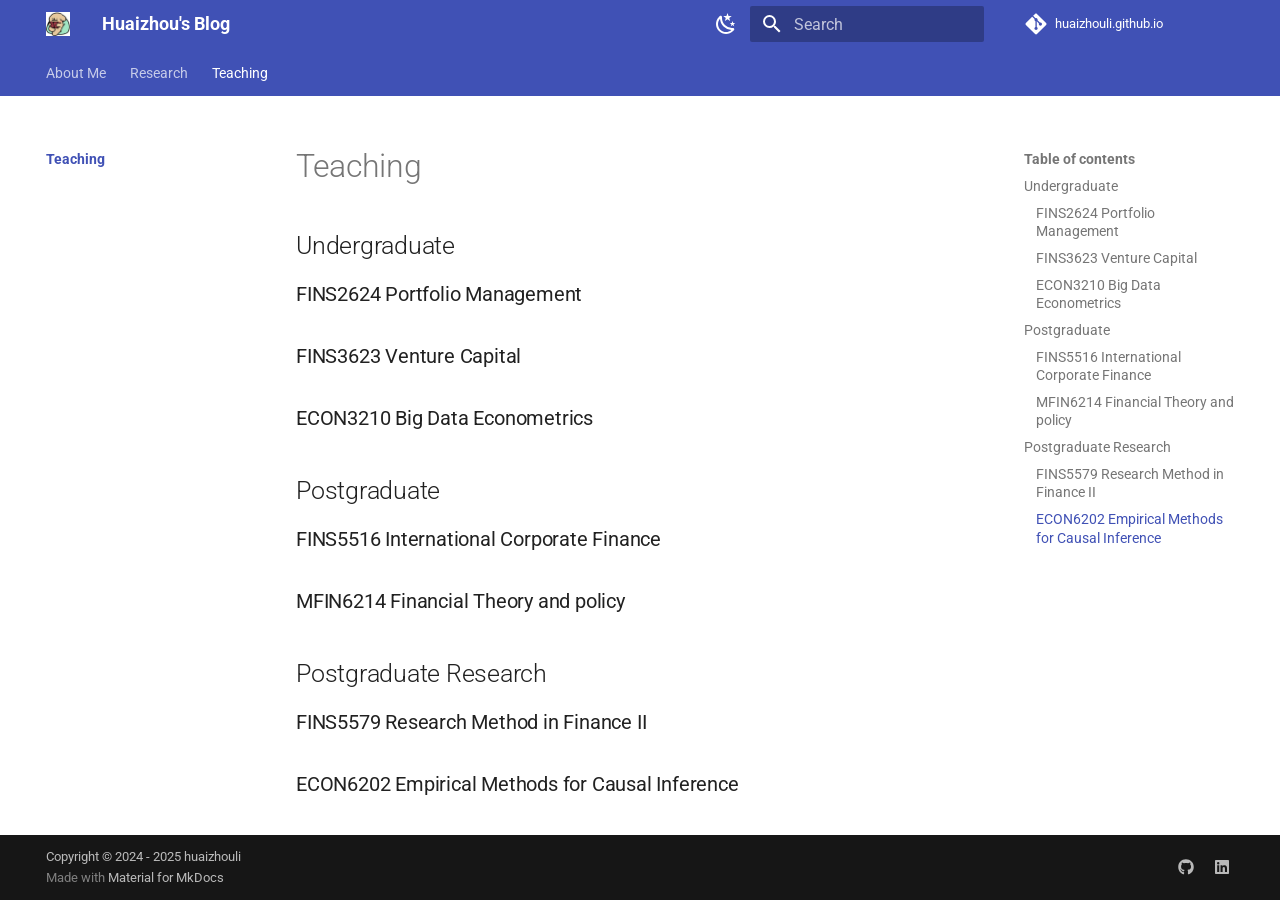
<file: teaching/index.html>
<!doctype html>
<html lang="en" class="no-js">
  <head>
    
      <meta charset="utf-8">
      <meta name="viewport" content="width=device-width,initial-scale=1">
      
      
        <meta name="author" content="Huaizhou Li">
      
      
        <link rel="canonical" href="https://huaizhouli.github.io/teaching/">
      
      
        <link rel="prev" href="../research/">
      
      
      
        
      
      
      <link rel="icon" href="../images/Favicon.png">
      <meta name="generator" content="mkdocs-1.6.1, mkdocs-material-9.7.7">
    
    
      
        <title>Teaching - Huaizhou's Blog</title>
      
    
    
      <link rel="stylesheet" href="../assets/stylesheets/main.ec1eaa64.min.css">
      
        
        <link rel="stylesheet" href="../assets/stylesheets/palette.ab4e12ef.min.css">
      
      


    
    
      
    
    
      
        
        
        <link rel="preconnect" href="https://fonts.gstatic.com" crossorigin>
        <link rel="stylesheet" href="https://fonts.googleapis.com/css?family=Roboto:300,300i,400,400i,700,700i%7CRoboto+Mono:400,400i,700,700i&display=fallback">
        <style>:root{--md-text-font:"Roboto";--md-code-font:"Roboto Mono"}</style>
      
    
    
    <script>__md_scope=new URL("..",location),__md_hash=e=>[...e].reduce(((e,_)=>(e<<5)-e+_.charCodeAt(0)),0),__md_get=(e,_=localStorage,t=__md_scope)=>JSON.parse(_.getItem(t.pathname+"."+e)),__md_set=(e,_,t=localStorage,a=__md_scope)=>{try{t.setItem(a.pathname+"."+e,JSON.stringify(_))}catch(e){}}</script>
    
      

    
    
  </head>
  
  
    
    
      
    
    
    
    
    <body dir="ltr" data-md-color-scheme="default" data-md-color-primary="indigo" data-md-color-accent="indigo">
  
    
    <input class="md-toggle" data-md-toggle="drawer" type="checkbox" id="__drawer" autocomplete="off">
    <input class="md-toggle" data-md-toggle="search" type="checkbox" id="__search" autocomplete="off">
    <label class="md-overlay" for="__drawer"></label>
    <div data-md-component="skip">
      
        
        <a href="#teaching" class="md-skip">
          Skip to content
        </a>
      
    </div>
    <div data-md-component="announce">
      
    </div>
    
    
      

<header class="md-header" data-md-component="header">
  <nav class="md-header__inner md-grid" aria-label="Header">
    <a href=".." title="Huaizhou&#39;s Blog" class="md-header__button md-logo" aria-label="Huaizhou's Blog" data-md-component="logo">
      
  <img src="../images/Favicon.png" alt="logo">

    </a>
    <label class="md-header__button md-icon" for="__drawer">
      
      <svg xmlns="http://www.w3.org/2000/svg" viewBox="0 0 24 24"><path d="M3 6h18v2H3zm0 5h18v2H3zm0 5h18v2H3z"/></svg>
    </label>
    <div class="md-header__title" data-md-component="header-title">
      <div class="md-header__ellipsis">
        <div class="md-header__topic">
          <span class="md-ellipsis">
            Huaizhou's Blog
          </span>
        </div>
        <div class="md-header__topic" data-md-component="header-topic">
          <span class="md-ellipsis">
            
              Teaching
            
          </span>
        </div>
      </div>
    </div>
    
      
        <form class="md-header__option" data-md-component="palette">
  
    
    
    
    <input class="md-option" data-md-color-media="(prefers-color-scheme: light)" data-md-color-scheme="default" data-md-color-primary="indigo" data-md-color-accent="indigo"  aria-label="Switch to dark mode"  type="radio" name="__palette" id="__palette_0">
    
      <label class="md-header__button md-icon" title="Switch to dark mode" for="__palette_1" hidden>
        <svg xmlns="http://www.w3.org/2000/svg" viewBox="0 0 24 24"><path d="m17.75 4.09-2.53 1.94.91 3.06-2.63-1.81-2.63 1.81.91-3.06-2.53-1.94L12.44 4l1.06-3 1.06 3zm3.5 6.91-1.64 1.25.59 1.98-1.7-1.17-1.7 1.17.59-1.98L15.75 11l2.06-.05L18.5 9l.69 1.95zm-2.28 4.95c.83-.08 1.72 1.1 1.19 1.85-.32.45-.66.87-1.08 1.27C15.17 23 8.84 23 4.94 19.07c-3.91-3.9-3.91-10.24 0-14.14.4-.4.82-.76 1.27-1.08.75-.53 1.93.36 1.85 1.19-.27 2.86.69 5.83 2.89 8.02a9.96 9.96 0 0 0 8.02 2.89m-1.64 2.02a12.08 12.08 0 0 1-7.8-3.47c-2.17-2.19-3.33-5-3.49-7.82-2.81 3.14-2.7 7.96.31 10.98 3.02 3.01 7.84 3.12 10.98.31"/></svg>
      </label>
    
  
    
    
    
    <input class="md-option" data-md-color-media="(prefers-color-scheme: dark)" data-md-color-scheme="slate" data-md-color-primary="indigo" data-md-color-accent="indigo"  aria-label="Switch to light mode"  type="radio" name="__palette" id="__palette_1">
    
      <label class="md-header__button md-icon" title="Switch to light mode" for="__palette_0" hidden>
        <svg xmlns="http://www.w3.org/2000/svg" viewBox="0 0 24 24"><path d="M12 7a5 5 0 0 1 5 5 5 5 0 0 1-5 5 5 5 0 0 1-5-5 5 5 0 0 1 5-5m0 2a3 3 0 0 0-3 3 3 3 0 0 0 3 3 3 3 0 0 0 3-3 3 3 0 0 0-3-3m0-7 2.39 3.42C13.65 5.15 12.84 5 12 5s-1.65.15-2.39.42zM3.34 7l4.16-.35A7.2 7.2 0 0 0 5.94 8.5c-.44.74-.69 1.5-.83 2.29zm.02 10 1.76-3.77a7.131 7.131 0 0 0 2.38 4.14zM20.65 7l-1.77 3.79a7.02 7.02 0 0 0-2.38-4.15zm-.01 10-4.14.36c.59-.51 1.12-1.14 1.54-1.86.42-.73.69-1.5.83-2.29zM12 22l-2.41-3.44c.74.27 1.55.44 2.41.44.82 0 1.63-.17 2.37-.44z"/></svg>
      </label>
    
  
</form>
      
    
    
      <script>var palette=__md_get("__palette");if(palette&&palette.color){if("(prefers-color-scheme)"===palette.color.media){var media=matchMedia("(prefers-color-scheme: light)"),input=document.querySelector(media.matches?"[data-md-color-media='(prefers-color-scheme: light)']":"[data-md-color-media='(prefers-color-scheme: dark)']");palette.color.media=input.getAttribute("data-md-color-media"),palette.color.scheme=input.getAttribute("data-md-color-scheme"),palette.color.primary=input.getAttribute("data-md-color-primary"),palette.color.accent=input.getAttribute("data-md-color-accent")}for(var[key,value]of Object.entries(palette.color))document.body.setAttribute("data-md-color-"+key,value)}</script>
    
    
    
      
      
        <label class="md-header__button md-icon" for="__search">
          
          <svg xmlns="http://www.w3.org/2000/svg" viewBox="0 0 24 24"><path d="M9.5 3A6.5 6.5 0 0 1 16 9.5c0 1.61-.59 3.09-1.56 4.23l.27.27h.79l5 5-1.5 1.5-5-5v-.79l-.27-.27A6.52 6.52 0 0 1 9.5 16 6.5 6.5 0 0 1 3 9.5 6.5 6.5 0 0 1 9.5 3m0 2C7 5 5 7 5 9.5S7 14 9.5 14 14 12 14 9.5 12 5 9.5 5"/></svg>
        </label>
        <div class="md-search" data-md-component="search" role="dialog">
  <label class="md-search__overlay" for="__search"></label>
  <div class="md-search__inner" role="search">
    <form class="md-search__form" name="search">
      <input type="text" class="md-search__input" name="query" aria-label="Search" placeholder="Search" autocapitalize="off" autocorrect="off" autocomplete="off" spellcheck="false" data-md-component="search-query" required>
      <label class="md-search__icon md-icon" for="__search">
        
        <svg xmlns="http://www.w3.org/2000/svg" viewBox="0 0 24 24"><path d="M9.5 3A6.5 6.5 0 0 1 16 9.5c0 1.61-.59 3.09-1.56 4.23l.27.27h.79l5 5-1.5 1.5-5-5v-.79l-.27-.27A6.52 6.52 0 0 1 9.5 16 6.5 6.5 0 0 1 3 9.5 6.5 6.5 0 0 1 9.5 3m0 2C7 5 5 7 5 9.5S7 14 9.5 14 14 12 14 9.5 12 5 9.5 5"/></svg>
        
        <svg xmlns="http://www.w3.org/2000/svg" viewBox="0 0 24 24"><path d="M20 11v2H8l5.5 5.5-1.42 1.42L4.16 12l7.92-7.92L13.5 5.5 8 11z"/></svg>
      </label>
      <nav class="md-search__options" aria-label="Search">
        
          <a href="javascript:void(0)" class="md-search__icon md-icon" title="Share" aria-label="Share" data-clipboard data-clipboard-text="" data-md-component="search-share" tabindex="-1">
            
            <svg xmlns="http://www.w3.org/2000/svg" viewBox="0 0 24 24"><path d="M18 16.08c-.76 0-1.44.3-1.96.77L8.91 12.7c.05-.23.09-.46.09-.7s-.04-.47-.09-.7l7.05-4.11c.54.5 1.25.81 2.04.81a3 3 0 0 0 3-3 3 3 0 0 0-3-3 3 3 0 0 0-3 3c0 .24.04.47.09.7L8.04 9.81C7.5 9.31 6.79 9 6 9a3 3 0 0 0-3 3 3 3 0 0 0 3 3c.79 0 1.5-.31 2.04-.81l7.12 4.15c-.05.21-.08.43-.08.66 0 1.61 1.31 2.91 2.92 2.91s2.92-1.3 2.92-2.91A2.92 2.92 0 0 0 18 16.08"/></svg>
          </a>
        
        <button type="reset" class="md-search__icon md-icon" title="Clear" aria-label="Clear" tabindex="-1">
          
          <svg xmlns="http://www.w3.org/2000/svg" viewBox="0 0 24 24"><path d="M19 6.41 17.59 5 12 10.59 6.41 5 5 6.41 10.59 12 5 17.59 6.41 19 12 13.41 17.59 19 19 17.59 13.41 12z"/></svg>
        </button>
      </nav>
      
        <div class="md-search__suggest" data-md-component="search-suggest"></div>
      
    </form>
    <div class="md-search__output">
      <div class="md-search__scrollwrap" tabindex="0" data-md-scrollfix>
        <div class="md-search-result" data-md-component="search-result">
          <div class="md-search-result__meta">
            Initializing search
          </div>
          <ol class="md-search-result__list" role="presentation"></ol>
        </div>
      </div>
    </div>
  </div>
</div>
      
    
    
      <div class="md-header__source">
        <a href="https://github.com/huaizhouli/huaizhouli.github.io" title="Go to repository" class="md-source" data-md-component="source">
  <div class="md-source__icon md-icon">
    
    <svg xmlns="http://www.w3.org/2000/svg" viewBox="0 0 448 512"><!--! Font Awesome Free 7.1.0 by @fontawesome - https://fontawesome.com License - https://fontawesome.com/license/free (Icons: CC BY 4.0, Fonts: SIL OFL 1.1, Code: MIT License) Copyright 2025 Fonticons, Inc.--><path d="M439.6 236.1 244 40.5c-5.4-5.5-12.8-8.5-20.4-8.5s-15 3-20.4 8.4L162.5 81l51.5 51.5c27.1-9.1 52.7 16.8 43.4 43.7l49.7 49.7c34.2-11.8 61.2 31 35.5 56.7-26.5 26.5-70.2-2.9-56-37.3L240.3 199v121.9c25.3 12.5 22.3 41.8 9.1 55-6.4 6.4-15.2 10.1-24.3 10.1s-17.8-3.6-24.3-10.1c-17.6-17.6-11.1-46.9 11.2-56v-123c-20.8-8.5-24.6-30.7-18.6-45L142.6 101 8.5 235.1C3 240.6 0 247.9 0 255.5s3 15 8.5 20.4l195.6 195.7c5.4 5.4 12.7 8.4 20.4 8.4s15-3 20.4-8.4l194.7-194.7c5.4-5.4 8.4-12.8 8.4-20.4s-3-15-8.4-20.4"/></svg>
  </div>
  <div class="md-source__repository">
    huaizhouli.github.io
  </div>
</a>
      </div>
    
  </nav>
  
</header>
    
    <div class="md-container" data-md-component="container">
      
      
        
          
            
<nav class="md-tabs" aria-label="Tabs" data-md-component="tabs">
  <div class="md-grid">
    <ul class="md-tabs__list">
      
        
  
  
  
  
    <li class="md-tabs__item">
      <a href=".." class="md-tabs__link">
        
  
  
    
  
  About Me

      </a>
    </li>
  

      
        
  
  
  
  
    
    
      <li class="md-tabs__item">
        <a href="../research/" class="md-tabs__link">
          
  
  
    
  
  Research

        </a>
      </li>
    
  

      
        
  
  
  
    
  
  
    
    
      <li class="md-tabs__item md-tabs__item--active">
        <a href="./" class="md-tabs__link">
          
  
  
    
  
  Teaching

        </a>
      </li>
    
  

      
    </ul>
  </div>
</nav>
          
        
      
      <main class="md-main" data-md-component="main">
        <div class="md-main__inner md-grid">
          
            
              
              <div class="md-sidebar md-sidebar--primary" data-md-component="sidebar" data-md-type="navigation" >
                <div class="md-sidebar__scrollwrap">
                  <div class="md-sidebar__inner">
                    


  


<nav class="md-nav md-nav--primary md-nav--lifted" aria-label="Navigation" data-md-level="0">
  <label class="md-nav__title" for="__drawer">
    <a href=".." title="Huaizhou&#39;s Blog" class="md-nav__button md-logo" aria-label="Huaizhou's Blog" data-md-component="logo">
      
  <img src="../images/Favicon.png" alt="logo">

    </a>
    Huaizhou's Blog
  </label>
  
    <div class="md-nav__source">
      <a href="https://github.com/huaizhouli/huaizhouli.github.io" title="Go to repository" class="md-source" data-md-component="source">
  <div class="md-source__icon md-icon">
    
    <svg xmlns="http://www.w3.org/2000/svg" viewBox="0 0 448 512"><!--! Font Awesome Free 7.1.0 by @fontawesome - https://fontawesome.com License - https://fontawesome.com/license/free (Icons: CC BY 4.0, Fonts: SIL OFL 1.1, Code: MIT License) Copyright 2025 Fonticons, Inc.--><path d="M439.6 236.1 244 40.5c-5.4-5.5-12.8-8.5-20.4-8.5s-15 3-20.4 8.4L162.5 81l51.5 51.5c27.1-9.1 52.7 16.8 43.4 43.7l49.7 49.7c34.2-11.8 61.2 31 35.5 56.7-26.5 26.5-70.2-2.9-56-37.3L240.3 199v121.9c25.3 12.5 22.3 41.8 9.1 55-6.4 6.4-15.2 10.1-24.3 10.1s-17.8-3.6-24.3-10.1c-17.6-17.6-11.1-46.9 11.2-56v-123c-20.8-8.5-24.6-30.7-18.6-45L142.6 101 8.5 235.1C3 240.6 0 247.9 0 255.5s3 15 8.5 20.4l195.6 195.7c5.4 5.4 12.7 8.4 20.4 8.4s15-3 20.4-8.4l194.7-194.7c5.4-5.4 8.4-12.8 8.4-20.4s-3-15-8.4-20.4"/></svg>
  </div>
  <div class="md-source__repository">
    huaizhouli.github.io
  </div>
</a>
    </div>
  
  <ul class="md-nav__list" data-md-scrollfix>
    
      
      
  
  
  
  
    <li class="md-nav__item">
      <a href=".." class="md-nav__link">
        
  
  
  <span class="md-ellipsis">
    
  
    About Me
  

    
  </span>
  
  

      </a>
    </li>
  

    
      
      
  
  
  
  
    
    
      
        
          
        
      
    
    
    
      
      
    
    
    <li class="md-nav__item md-nav__item--nested">
      
        
        
        <input class="md-nav__toggle md-toggle " type="checkbox" id="__nav_2" >
        
          
          <div class="md-nav__link md-nav__container">
            <a href="../research/" class="md-nav__link ">
              
  
  
  <span class="md-ellipsis">
    
  
    Research
  

    
  </span>
  
  

            </a>
            
          </div>
        
        <nav class="md-nav" data-md-level="1" aria-labelledby="__nav_2_label" aria-expanded="false">
          <label class="md-nav__title" for="__nav_2">
            <span class="md-nav__icon md-icon"></span>
            
  
    Research
  

          </label>
          <ul class="md-nav__list" data-md-scrollfix>
            
              
            
          </ul>
        </nav>
      
    </li>
  

    
      
      
  
  
    
  
  
  
    
    
      
        
          
        
      
    
    
    
      
        
        
      
      
    
    
    <li class="md-nav__item md-nav__item--active md-nav__item--section md-nav__item--nested">
      
        
        
        <input class="md-nav__toggle md-toggle " type="checkbox" id="__nav_3" checked>
        
          
          <div class="md-nav__link md-nav__container">
            <a href="./" class="md-nav__link md-nav__link--active">
              
  
  
  <span class="md-ellipsis">
    
  
    Teaching
  

    
  </span>
  
  

            </a>
            
          </div>
        
        <nav class="md-nav" data-md-level="1" aria-labelledby="__nav_3_label" aria-expanded="true">
          <label class="md-nav__title" for="__nav_3">
            <span class="md-nav__icon md-icon"></span>
            
  
    Teaching
  

          </label>
          <ul class="md-nav__list" data-md-scrollfix>
            
              
            
          </ul>
        </nav>
      
    </li>
  

    
  </ul>
</nav>
                  </div>
                </div>
              </div>
            
            
              
              <div class="md-sidebar md-sidebar--secondary" data-md-component="sidebar" data-md-type="toc" >
                <div class="md-sidebar__scrollwrap">
                  <div class="md-sidebar__inner">
                    

<nav class="md-nav md-nav--secondary" aria-label="Table of contents">
  
  
  
    
  
  
    <label class="md-nav__title" for="__toc">
      <span class="md-nav__icon md-icon"></span>
      Table of contents
    </label>
    <ul class="md-nav__list" data-md-component="toc" data-md-scrollfix>
      
        <li class="md-nav__item">
  <a href="#undergraduate" class="md-nav__link">
    <span class="md-ellipsis">
      
        Undergraduate
      
    </span>
  </a>
  
    <nav class="md-nav" aria-label="Undergraduate">
      <ul class="md-nav__list">
        
          <li class="md-nav__item">
  <a href="#fins2624-portfolio-management" class="md-nav__link">
    <span class="md-ellipsis">
      
        FINS2624 Portfolio Management
      
    </span>
  </a>
  
</li>
        
          <li class="md-nav__item">
  <a href="#fins3623-venture-capital" class="md-nav__link">
    <span class="md-ellipsis">
      
        FINS3623 Venture Capital
      
    </span>
  </a>
  
</li>
        
          <li class="md-nav__item">
  <a href="#econ3210-big-data-econometrics" class="md-nav__link">
    <span class="md-ellipsis">
      
        ECON3210 Big Data Econometrics
      
    </span>
  </a>
  
</li>
        
      </ul>
    </nav>
  
</li>
      
        <li class="md-nav__item">
  <a href="#postgraduate" class="md-nav__link">
    <span class="md-ellipsis">
      
        Postgraduate
      
    </span>
  </a>
  
    <nav class="md-nav" aria-label="Postgraduate">
      <ul class="md-nav__list">
        
          <li class="md-nav__item">
  <a href="#fins5516-international-corporate-finance" class="md-nav__link">
    <span class="md-ellipsis">
      
        FINS5516 International Corporate Finance
      
    </span>
  </a>
  
</li>
        
          <li class="md-nav__item">
  <a href="#mfin6214-financial-theory-and-policy" class="md-nav__link">
    <span class="md-ellipsis">
      
        MFIN6214 Financial Theory and policy
      
    </span>
  </a>
  
</li>
        
      </ul>
    </nav>
  
</li>
      
        <li class="md-nav__item">
  <a href="#postgraduate-research" class="md-nav__link">
    <span class="md-ellipsis">
      
        Postgraduate Research
      
    </span>
  </a>
  
    <nav class="md-nav" aria-label="Postgraduate Research">
      <ul class="md-nav__list">
        
          <li class="md-nav__item">
  <a href="#fins5579-research-method-in-finance-ii" class="md-nav__link">
    <span class="md-ellipsis">
      
        FINS5579 Research Method in Finance II
      
    </span>
  </a>
  
</li>
        
          <li class="md-nav__item">
  <a href="#econ6202-empirical-methods-for-causal-inference" class="md-nav__link">
    <span class="md-ellipsis">
      
        ECON6202 Empirical Methods for Causal Inference
      
    </span>
  </a>
  
</li>
        
      </ul>
    </nav>
  
</li>
      
    </ul>
  
</nav>
                  </div>
                </div>
              </div>
            
          
          
            <div class="md-content" data-md-component="content">
              
              <article class="md-content__inner md-typeset">
                
                  


  
  


<h1 id="teaching">Teaching<a class="headerlink" href="#teaching" title="Permanent link">&para;</a></h1>
<h2 id="undergraduate">Undergraduate<a class="headerlink" href="#undergraduate" title="Permanent link">&para;</a></h2>
<h3 id="fins2624-portfolio-management">FINS2624 Portfolio Management<a class="headerlink" href="#fins2624-portfolio-management" title="Permanent link">&para;</a></h3>
<h3 id="fins3623-venture-capital">FINS3623 Venture Capital<a class="headerlink" href="#fins3623-venture-capital" title="Permanent link">&para;</a></h3>
<h3 id="econ3210-big-data-econometrics">ECON3210 Big Data Econometrics<a class="headerlink" href="#econ3210-big-data-econometrics" title="Permanent link">&para;</a></h3>
<h2 id="postgraduate">Postgraduate<a class="headerlink" href="#postgraduate" title="Permanent link">&para;</a></h2>
<h3 id="fins5516-international-corporate-finance">FINS5516 International Corporate Finance<a class="headerlink" href="#fins5516-international-corporate-finance" title="Permanent link">&para;</a></h3>
<h3 id="mfin6214-financial-theory-and-policy">MFIN6214 Financial Theory and policy<a class="headerlink" href="#mfin6214-financial-theory-and-policy" title="Permanent link">&para;</a></h3>
<h2 id="postgraduate-research">Postgraduate Research<a class="headerlink" href="#postgraduate-research" title="Permanent link">&para;</a></h2>
<h3 id="fins5579-research-method-in-finance-ii">FINS5579 Research Method in Finance II<a class="headerlink" href="#fins5579-research-method-in-finance-ii" title="Permanent link">&para;</a></h3>
<h3 id="econ6202-empirical-methods-for-causal-inference">ECON6202 Empirical Methods for Causal Inference<a class="headerlink" href="#econ6202-empirical-methods-for-causal-inference" title="Permanent link">&para;</a></h3>












                
              </article>
            </div>
          
          
<script>var target=document.getElementById(location.hash.slice(1));target&&target.name&&(target.checked=target.name.startsWith("__tabbed_"))</script>
        </div>
        
          <button type="button" class="md-top md-icon" data-md-component="top" hidden>
  
  <svg xmlns="http://www.w3.org/2000/svg" viewBox="0 0 24 24"><path d="M13 20h-2V8l-5.5 5.5-1.42-1.42L12 4.16l7.92 7.92-1.42 1.42L13 8z"/></svg>
  Back to top
</button>
        
      </main>
      
        <footer class="md-footer">
  
  <div class="md-footer-meta md-typeset">
    <div class="md-footer-meta__inner md-grid">
      <div class="md-copyright">
  
    <div class="md-copyright__highlight">
      Copyright &copy; 2024 - 2025 huaizhouli
    </div>
  
  
    Made with
    <a href="https://squidfunk.github.io/mkdocs-material/" target="_blank" rel="noopener">
      Material for MkDocs
    </a>
  
</div>
      
        
<div class="md-social">
  
    
    
    
    
      
      
    
    <a href="https://github.com/huaizhouli" target="_blank" rel="noopener" title="github.com" class="md-social__link">
      <svg xmlns="http://www.w3.org/2000/svg" viewBox="0 0 512 512"><!--! Font Awesome Free 7.1.0 by @fontawesome - https://fontawesome.com License - https://fontawesome.com/license/free (Icons: CC BY 4.0, Fonts: SIL OFL 1.1, Code: MIT License) Copyright 2025 Fonticons, Inc.--><path d="M173.9 397.4c0 2-2.3 3.6-5.2 3.6-3.3.3-5.6-1.3-5.6-3.6 0-2 2.3-3.6 5.2-3.6 3-.3 5.6 1.3 5.6 3.6m-31.1-4.5c-.7 2 1.3 4.3 4.3 4.9 2.6 1 5.6 0 6.2-2s-1.3-4.3-4.3-5.2c-2.6-.7-5.5.3-6.2 2.3m44.2-1.7c-2.9.7-4.9 2.6-4.6 4.9.3 2 2.9 3.3 5.9 2.6 2.9-.7 4.9-2.6 4.6-4.6-.3-1.9-3-3.2-5.9-2.9M252.8 8C114.1 8 8 113.3 8 252c0 110.9 69.8 205.8 169.5 239.2 12.8 2.3 17.3-5.6 17.3-12.1 0-6.2-.3-40.4-.3-61.4 0 0-70 15-84.7-29.8 0 0-11.4-29.1-27.8-36.6 0 0-22.9-15.7 1.6-15.4 0 0 24.9 2 38.6 25.8 21.9 38.6 58.6 27.5 72.9 20.9 2.3-16 8.8-27.1 16-33.7-55.9-6.2-112.3-14.3-112.3-110.5 0-27.5 7.6-41.3 23.6-58.9-2.6-6.5-11.1-33.3 2.6-67.9 20.9-6.5 69 27 69 27 20-5.6 41.5-8.5 62.8-8.5s42.8 2.9 62.8 8.5c0 0 48.1-33.6 69-27 13.7 34.7 5.2 61.4 2.6 67.9 16 17.7 25.8 31.5 25.8 58.9 0 96.5-58.9 104.2-114.8 110.5 9.2 7.9 17 22.9 17 46.4 0 33.7-.3 75.4-.3 83.6 0 6.5 4.6 14.4 17.3 12.1C436.2 457.8 504 362.9 504 252 504 113.3 391.5 8 252.8 8M105.2 352.9c-1.3 1-1 3.3.7 5.2 1.6 1.6 3.9 2.3 5.2 1 1.3-1 1-3.3-.7-5.2-1.6-1.6-3.9-2.3-5.2-1m-10.8-8.1c-.7 1.3.3 2.9 2.3 3.9 1.6 1 3.6.7 4.3-.7.7-1.3-.3-2.9-2.3-3.9-2-.6-3.6-.3-4.3.7m32.4 35.6c-1.6 1.3-1 4.3 1.3 6.2 2.3 2.3 5.2 2.6 6.5 1 1.3-1.3.7-4.3-1.3-6.2-2.2-2.3-5.2-2.6-6.5-1m-11.4-14.7c-1.6 1-1.6 3.6 0 5.9s4.3 3.3 5.6 2.3c1.6-1.3 1.6-3.9 0-6.2-1.4-2.3-4-3.3-5.6-2"/></svg>
    </a>
  
    
    
    
    
      
      
    
    <a href="https://www.linkedin.com/in/huaizhou-will-li-a83990144/" target="_blank" rel="noopener" title="www.linkedin.com" class="md-social__link">
      <svg xmlns="http://www.w3.org/2000/svg" viewBox="0 0 448 512"><!--! Font Awesome Free 7.1.0 by @fontawesome - https://fontawesome.com License - https://fontawesome.com/license/free (Icons: CC BY 4.0, Fonts: SIL OFL 1.1, Code: MIT License) Copyright 2025 Fonticons, Inc.--><path d="M416 32H31.9C14.3 32 0 46.5 0 64.3v383.4C0 465.5 14.3 480 31.9 480H416c17.6 0 32-14.5 32-32.3V64.3c0-17.8-14.4-32.3-32-32.3M135.4 416H69V202.2h66.5V416zM102.2 96a38.5 38.5 0 1 1 0 77 38.5 38.5 0 1 1 0-77m282.1 320h-66.4V312c0-24.8-.5-56.7-34.5-56.7-34.6 0-39.9 27-39.9 54.9V416h-66.4V202.2h63.7v29.2h.9c8.9-16.8 30.6-34.5 62.9-34.5 67.2 0 79.7 44.3 79.7 101.9z"/></svg>
    </a>
  
</div>
      
    </div>
  </div>
</footer>
      
    </div>
    <div class="md-dialog" data-md-component="dialog">
      <div class="md-dialog__inner md-typeset"></div>
    </div>
    
    
    
      
      
      <script id="__config" type="application/json">{"annotate": null, "base": "..", "features": ["navigation.tabs", "search.suggest", "search.highlight", "search.share", "navigation.top", "navigation.indexes"], "search": "../assets/javascripts/workers/search.2c215733.min.js", "tags": null, "translations": {"clipboard.copied": "Copied to clipboard", "clipboard.copy": "Copy to clipboard", "search.result.more.one": "1 more on this page", "search.result.more.other": "# more on this page", "search.result.none": "No matching documents", "search.result.one": "1 matching document", "search.result.other": "# matching documents", "search.result.placeholder": "Type to start searching", "search.result.term.missing": "Missing", "select.version": "Select version"}, "version": null}</script>
    
    
      <script src="../assets/javascripts/bundle.d7400e89.min.js"></script>
      
    
  </body>
</html>
</file>
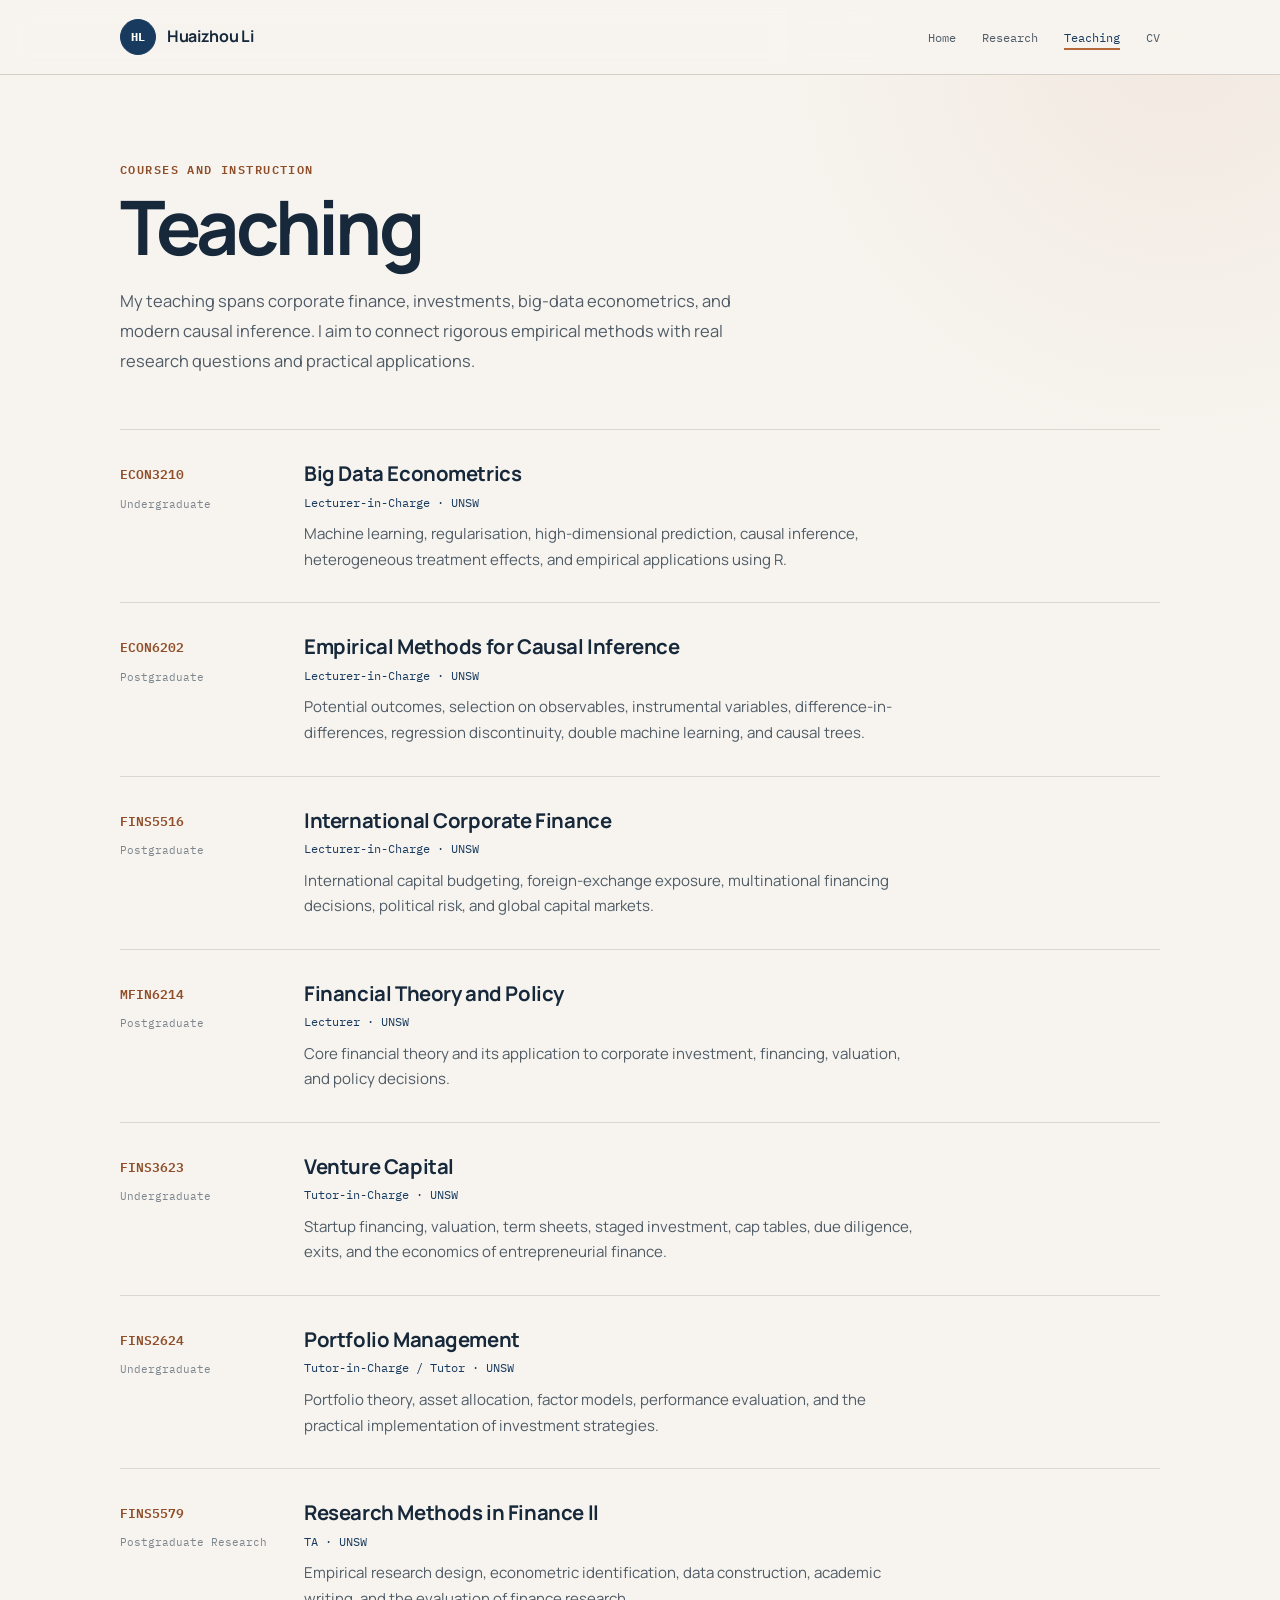
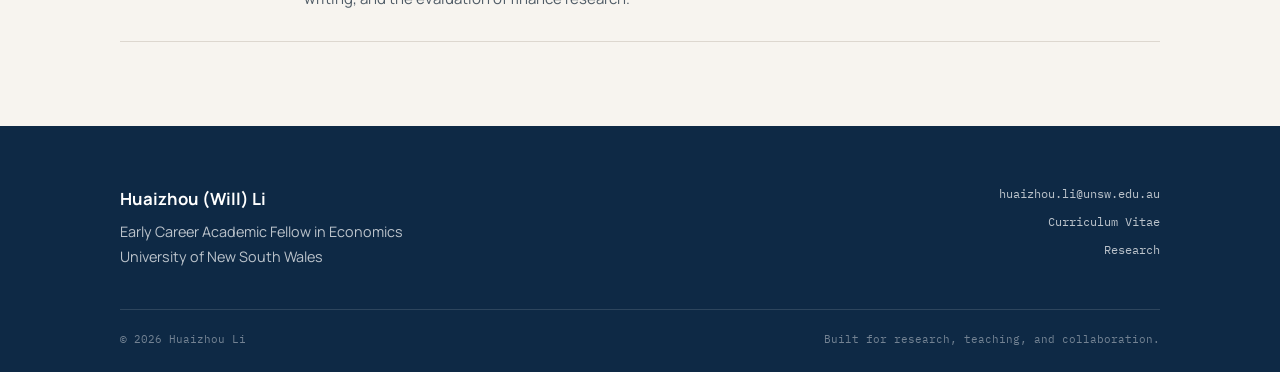
<file: teaching.html>
<!DOCTYPE html>
<html lang="en">
<head>
  <meta charset="UTF-8">
  <meta name="viewport" content="width=device-width, initial-scale=1.0">
  <meta name="description" content="Teaching experience and courses taught by Huaizhou (Will) Li at UNSW Sydney.">
  <meta name="author" content="Huaizhou Li">
  <title>Teaching — Huaizhou (Will) Li</title>

  <link rel="icon" href="favicon.svg" type="image/svg+xml">
  <link rel="preconnect" href="https://fonts.googleapis.com">
  <link rel="preconnect" href="https://fonts.gstatic.com" crossorigin>
  <link href="https://fonts.googleapis.com/css2?family=IBM+Plex+Mono:wght@400;500;600&family=Manrope:wght@400;500;600;700&display=swap" rel="stylesheet">
  <link rel="stylesheet" href="style.css">
</head>
<body>
  <header class="site-header">
    <div class="container">
      <nav class="site-nav" aria-label="Main navigation">
        <a class="nav-brand" href="index.html" aria-label="Huaizhou Li home">
          <span class="brand-mark">HL</span>
          <span>Huaizhou Li</span>
        </a>

        <ul class="nav-links">
          <li><a href="index.html">Home</a></li>
          <li><a href="index.html#research">Research</a></li>
          <li><a class="active" href="teaching.html">Teaching</a></li>
          <li><a href="cv.pdf" target="_blank" rel="noopener">CV</a></li>
        </ul>
      </nav>
    </div>
  </header>

  <main>
    <section class="page-hero">
      <div class="container">
        <p class="section-label">Courses and instruction</p>
        <h1>Teaching</h1>
        <p class="page-intro">
          My teaching spans corporate finance, investments, big-data econometrics, and modern causal inference. I aim to connect rigorous empirical methods with real research questions and practical applications.
        </p>
      </div>
    </section>

    <section class="teaching-list">
      <div class="container">
        <article class="teaching-card">
          <div>
            <span class="course-code">ECON3210</span>
            <span class="course-level">Undergraduate</span>
          </div>
          <div>
            <h2>Big Data Econometrics</h2>
            <p class="teaching-role">Lecturer-in-Charge · UNSW</p>
            <p>Machine learning, regularisation, high-dimensional prediction, causal inference, heterogeneous treatment effects, and empirical applications using R.</p>
          </div>
        </article>

        <article class="teaching-card">
          <div>
            <span class="course-code">ECON6202</span>
            <span class="course-level">Postgraduate</span>
          </div>
          <div>
            <h2>Empirical Methods for Causal Inference</h2>
            <p class="teaching-role">Lecturer-in-Charge · UNSW</p>
            <p>Potential outcomes, selection on observables, instrumental variables, difference-in-differences, regression discontinuity, double machine learning, and causal trees.</p>
          </div>
        </article>

        <article class="teaching-card">
          <div>
            <span class="course-code">FINS5516</span>
            <span class="course-level">Postgraduate</span>
          </div>
          <div>
            <h2>International Corporate Finance</h2>
            <p class="teaching-role">Lecturer-in-Charge · UNSW</p>
            <p>International capital budgeting, foreign-exchange exposure, multinational financing decisions, political risk, and global capital markets.</p>
          </div>
        </article>

        <article class="teaching-card">
          <div>
            <span class="course-code">MFIN6214</span>
            <span class="course-level">Postgraduate</span>
          </div>
          <div>
            <h2>Financial Theory and Policy</h2>
            <p class="teaching-role">Lecturer · UNSW</p>
            <p>Core financial theory and its application to corporate investment, financing, valuation, and policy decisions.</p>
          </div>
        </article>

        <article class="teaching-card">
          <div>
            <span class="course-code">FINS3623</span>
            <span class="course-level">Undergraduate</span>
          </div>
          <div>
            <h2>Venture Capital</h2>
            <p class="teaching-role">Tutor-in-Charge · UNSW</p>
            <p>Startup financing, valuation, term sheets, staged investment, cap tables, due diligence, exits, and the economics of entrepreneurial finance.</p>
          </div>
        </article>

        <article class="teaching-card">
          <div>
            <span class="course-code">FINS2624</span>
            <span class="course-level">Undergraduate</span>
          </div>
          <div>
            <h2>Portfolio Management</h2>
            <p class="teaching-role">Tutor-in-Charge / Tutor · UNSW</p>
            <p>Portfolio theory, asset allocation, factor models, performance evaluation, and the practical implementation of investment strategies.</p>
          </div>
        </article>

        <article class="teaching-card">
          <div>
            <span class="course-code">FINS5579</span>
            <span class="course-level">Postgraduate Research</span>
          </div>
          <div>
            <h2>Research Methods in Finance II</h2>
            <p class="teaching-role">TA · UNSW</p>
            <p>Empirical research design, econometric identification, data construction, academic writing, and the evaluation of finance research.</p>
          </div>
        </article>
      </div>
    </section>
  </main>

  <footer class="site-footer">
    <div class="container footer-grid">
      <div>
        <p class="footer-name">Huaizhou (Will) Li</p>
        <p>Early Career Academic Fellow in Economics</p>
        <p>University of New South Wales</p>
      </div>
      <div class="footer-contact">
        <a href="mailto:huaizhou.li@unsw.edu.au">huaizhou.li@unsw.edu.au</a>
        <a href="cv.pdf" target="_blank" rel="noopener">Curriculum Vitae</a>
        <a href="index.html#research">Research</a>
      </div>
    </div>
    <div class="container footer-bottom">
      <span>© 2026 Huaizhou Li</span>
      <span>Built for research, teaching, and collaboration.</span>
    </div>
  </footer>
</body>
</html>
</file>
<file: style.css>
/* Huaizhou Li — custom academic homepage
   Warm editorial base with navy and copper accents.
   Fonts: Manrope + IBM Plex Mono. */

:root {
  --paper: #f7f4ef;
  --paper-raised: #fffdf9;
  --paper-muted: #eee8df;
  --ink: #16283a;
  --ink-soft: #4f5b66;
  --ink-faint: #7c858d;
  --navy: #173a5e;
  --navy-deep: #0e2945;
  --copper: #b66a3c;
  --copper-deep: #8f4d28;
  --copper-tint: rgba(182, 106, 60, 0.09);
  --line: #ddd7cf;
  --line-strong: #c9bfb4;
  --shadow: 0 24px 60px -38px rgba(22, 40, 58, 0.45);
  --radius: 14px;
  --max-width: 1040px;
  --sans: "Manrope", -apple-system, BlinkMacSystemFont, "Segoe UI", sans-serif;
  --mono: "IBM Plex Mono", ui-monospace, SFMono-Regular, Menlo, Consolas, monospace;
  --ease: cubic-bezier(0.22, 1, 0.36, 1);
}

*,
*::before,
*::after {
  box-sizing: border-box;
  margin: 0;
  padding: 0;
}

html {
  scroll-behavior: smooth;
  scroll-padding-top: 92px;
  -webkit-font-smoothing: antialiased;
  text-rendering: optimizeLegibility;
}

body {
  min-height: 100vh;
  font-family: var(--sans);
  font-size: 16px;
  line-height: 1.7;
  color: var(--ink-soft);
  background:
    radial-gradient(circle at 92% 2%, rgba(182, 106, 60, 0.08), transparent 27rem),
    linear-gradient(var(--paper), var(--paper));
}

::selection {
  color: #fff;
  background: var(--copper);
}

:focus-visible {
  outline: 2px solid var(--copper);
  outline-offset: 4px;
}

a {
  color: inherit;
  text-decoration: none;
}

img {
  max-width: 100%;
}

.container {
  width: min(100% - 44px, var(--max-width));
  margin-inline: auto;
}

.site-header {
  position: sticky;
  top: 0;
  z-index: 50;
  border-bottom: 1px solid rgba(201, 191, 180, 0.7);
  background: rgba(247, 244, 239, 0.88);
  backdrop-filter: blur(14px) saturate(1.15);
  -webkit-backdrop-filter: blur(14px) saturate(1.15);
}

.site-nav {
  min-height: 74px;
  display: flex;
  align-items: center;
  justify-content: space-between;
  gap: 28px;
}

.nav-brand {
  display: inline-flex;
  align-items: center;
  gap: 11px;
  color: var(--ink);
  font-weight: 700;
  letter-spacing: -0.02em;
}

.brand-mark {
  width: 36px;
  height: 36px;
  display: inline-grid;
  place-items: center;
  border: 1px solid var(--navy);
  border-radius: 50%;
  font-family: var(--mono);
  font-size: 0.75rem;
  color: var(--paper-raised);
  background: var(--navy);
  transition: transform 0.25s var(--ease), background 0.25s var(--ease);
}

.nav-brand:hover .brand-mark {
  transform: rotate(-7deg);
  background: var(--copper);
  border-color: var(--copper);
}

.nav-links {
  display: flex;
  align-items: center;
  gap: 26px;
  list-style: none;
}

.nav-links a {
  position: relative;
  padding: 7px 0;
  font-family: var(--mono);
  font-size: 0.78rem;
  color: var(--ink-soft);
}

.nav-links a::after {
  content: "";
  position: absolute;
  left: 0;
  bottom: 2px;
  width: 100%;
  height: 2px;
  background: var(--copper);
  transform: scaleX(0);
  transform-origin: right;
  transition: transform 0.24s var(--ease);
}

.nav-links a:hover,
.nav-links a.active {
  color: var(--navy);
}

.nav-links a:hover::after,
.nav-links a.active::after {
  transform: scaleX(1);
  transform-origin: left;
}

.hero {
  padding: 92px 0 78px;
  overflow: hidden;
}

.hero-grid {
  display: grid;
  grid-template-columns: minmax(0, 1.35fr) minmax(260px, 0.65fr);
  gap: 74px;
  align-items: center;
}

.eyebrow,
.section-label {
  font-family: var(--mono);
  font-size: 0.74rem;
  font-weight: 600;
  letter-spacing: 0.12em;
  text-transform: uppercase;
  color: var(--copper-deep);
}

.eyebrow {
  margin-bottom: 18px;
}

.hero h1 {
  max-width: 680px;
  font-size: clamp(3rem, 7vw, 5.4rem);
  line-height: 0.98;
  letter-spacing: -0.055em;
  color: var(--ink);
}

.hero h1 span {
  color: var(--copper);
  font-weight: 500;
}

.role {
  margin-top: 22px;
  font-size: 1.07rem;
  line-height: 1.55;
  font-weight: 600;
  color: var(--navy);
}

.bio {
  max-width: 66ch;
  margin-top: 28px;
  font-size: 1.02rem;
  line-height: 1.82;
}

.hero-actions {
  display: flex;
  flex-wrap: wrap;
  gap: 11px;
  margin-top: 32px;
}

.button {
  display: inline-flex;
  align-items: center;
  justify-content: center;
  min-height: 43px;
  padding: 10px 17px;
  border: 1px solid var(--line-strong);
  border-radius: 999px;
  font-family: var(--mono);
  font-size: 0.76rem;
  font-weight: 500;
  color: var(--navy);
  background: rgba(255, 253, 249, 0.72);
  transition: transform 0.22s var(--ease), border-color 0.22s var(--ease), background 0.22s var(--ease), color 0.22s var(--ease);
}

.button:hover {
  transform: translateY(-2px);
  border-color: var(--copper);
  color: var(--copper-deep);
  background: var(--paper-raised);
}

.button.primary {
  color: #fff;
  border-color: var(--navy);
  background: var(--navy);
}

.button.primary:hover {
  color: #fff;
  border-color: var(--navy-deep);
  background: var(--navy-deep);
}

.portrait-wrap {
  position: relative;
  justify-self: end;
  width: min(100%, 310px);
}

.portrait-accent {
  position: absolute;
  inset: 18px -16px -16px 18px;
  border-radius: 24px 24px 78px 24px;
  background: var(--copper);
  opacity: 0.82;
}

.portrait-card {
  position: relative;
  overflow: hidden;
  border: 1px solid var(--line-strong);
  border-radius: 24px 24px 78px 24px;
  background: var(--paper-raised);
  box-shadow: var(--shadow);
}

.portrait-card img {
  display: block;
  width: 100%;
  aspect-ratio: 4 / 5;
  object-fit: cover;
  object-position: center 28%;
}

.portrait-card figcaption {
  padding: 14px 18px 17px;
  font-family: var(--mono);
  font-size: 0.7rem;
  color: var(--ink-faint);
  background: var(--paper-raised);
}

.research-section {
  padding: 60px 0 20px;
}

.working-papers {
  padding-top: 70px;
  padding-bottom: 88px;
}

.section-heading {
  display: flex;
  align-items: end;
  justify-content: space-between;
  gap: 30px;
  padding-bottom: 18px;
  border-bottom: 2px solid var(--navy);
}

.section-heading h2,
.profile-strip h2 {
  margin-top: 7px;
  font-size: clamp(1.9rem, 4vw, 2.65rem);
  line-height: 1.12;
  letter-spacing: -0.035em;
  color: var(--ink);
}

.section-note {
  padding-bottom: 4px;
  font-family: var(--mono);
  font-size: 0.72rem;
  color: var(--ink-faint);
  text-align: right;
}

.paper-list {
  counter-reset: papers;
}

.paper {
  display: grid;
  grid-template-columns: 58px minmax(0, 1fr);
  gap: 24px;
  padding: 30px 16px 32px 8px;
  border-bottom: 1px solid var(--line);
  transition: background 0.25s var(--ease), transform 0.25s var(--ease);
}

.paper:hover {
  background: linear-gradient(90deg, var(--copper-tint), transparent 72%);
}

.paper-number {
  width: 42px;
  height: 42px;
  display: grid;
  place-items: center;
  margin-top: 2px;
  border: 1px solid var(--copper);
  border-radius: 12px 4px 12px 4px;
  font-family: var(--mono);
  font-size: 0.78rem;
  font-weight: 600;
  color: var(--copper-deep);
  background: var(--paper-raised);
}

.paper-title-row {
  display: flex;
  align-items: flex-start;
  justify-content: space-between;
  gap: 18px;
}

.paper h3 {
  max-width: 760px;
  font-size: 1.18rem;
  line-height: 1.45;
  letter-spacing: -0.018em;
  color: var(--ink);
}

.paper h3 a {
  background-image: linear-gradient(var(--copper), var(--copper));
  background-repeat: no-repeat;
  background-position: 0 100%;
  background-size: 0 2px;
  transition: color 0.22s var(--ease), background-size 0.35s var(--ease);
}

.paper h3 a:hover {
  color: var(--navy);
  background-size: 100% 2px;
}

.badge {
  flex: 0 0 auto;
  display: inline-flex;
  align-items: center;
  min-height: 27px;
  padding: 4px 10px;
  border: 1px solid var(--line-strong);
  border-radius: 999px;
  font-family: var(--mono);
  font-size: 0.65rem;
  font-weight: 600;
  letter-spacing: 0.02em;
  color: var(--navy);
  background: var(--paper-raised);
  white-space: nowrap;
}

.badge.published {
  color: #fff;
  border-color: var(--navy);
  background: var(--navy);
}

.badge.highlight {
  color: #fff;
  border-color: var(--copper);
  background: var(--copper);
}

.authors {
  margin-top: 8px;
  font-size: 0.94rem;
  color: var(--ink-soft);
}

.paper-meta {
  margin-top: 7px;
  font-size: 0.9rem;
  color: var(--ink-faint);
}

.paper-meta em {
  color: var(--ink-soft);
}

.conference-line {
  margin-top: 8px;
  font-family: var(--mono);
  font-size: 0.72rem;
  line-height: 1.65;
  color: var(--ink-faint);
}

.paper-links {
  display: flex;
  flex-wrap: wrap;
  align-items: center;
  gap: 15px;
  margin-top: 14px;
  font-family: var(--mono);
  font-size: 0.72rem;
}

.paper-links a {
  color: var(--copper-deep);
  border-bottom: 1px solid rgba(143, 77, 40, 0.35);
  transition: color 0.2s var(--ease), border-color 0.2s var(--ease);
}

.paper-links a:hover {
  color: var(--navy);
  border-color: var(--navy);
}

.paper-links span {
  color: var(--ink-faint);
}

.profile-strip {
  padding: 58px 0;
  background: var(--paper-muted);
  border-top: 1px solid var(--line);
  border-bottom: 1px solid var(--line);
}

.profile-strip-grid {
  display: grid;
  grid-template-columns: 0.8fr 1.2fr;
  gap: 70px;
  align-items: center;
}

.profile-strip-grid > p {
  max-width: 64ch;
  font-size: 0.98rem;
  line-height: 1.8;
}

.site-footer {
  padding: 58px 0 24px;
  color: rgba(255, 255, 255, 0.72);
  background: var(--navy-deep);
}

.footer-grid {
  display: flex;
  justify-content: space-between;
  gap: 50px;
}

.footer-grid p {
  font-size: 0.9rem;
  line-height: 1.75;
}

.footer-name {
  margin-bottom: 5px;
  font-size: 1.05rem !important;
  font-weight: 700;
  color: #fff;
}

.footer-contact {
  display: flex;
  flex-direction: column;
  align-items: flex-end;
  gap: 8px;
  font-family: var(--mono);
  font-size: 0.73rem;
}

.footer-contact a {
  transition: color 0.2s var(--ease);
}

.footer-contact a:hover {
  color: #fff;
}

.footer-bottom {
  display: flex;
  justify-content: space-between;
  gap: 24px;
  margin-top: 40px;
  padding-top: 20px;
  border-top: 1px solid rgba(255, 255, 255, 0.13);
  font-family: var(--mono);
  font-size: 0.67rem;
  color: rgba(255, 255, 255, 0.42);
}

/* Teaching page */
.page-hero {
  padding: 84px 0 54px;
}

.page-hero h1 {
  margin-top: 10px;
  font-size: clamp(2.8rem, 6vw, 4.7rem);
  line-height: 1;
  letter-spacing: -0.05em;
  color: var(--ink);
}

.page-intro {
  max-width: 66ch;
  margin-top: 22px;
  font-size: 1.03rem;
  line-height: 1.8;
}

.teaching-list {
  padding-bottom: 84px;
}

.teaching-card {
  display: grid;
  grid-template-columns: 150px minmax(0, 1fr);
  gap: 34px;
  padding: 30px 0;
  border-top: 1px solid var(--line);
}

.teaching-card:last-child {
  border-bottom: 1px solid var(--line);
}

.course-code {
  font-family: var(--mono);
  font-size: 0.8rem;
  font-weight: 600;
  color: var(--copper-deep);
}

.course-level {
  display: block;
  margin-top: 7px;
  font-family: var(--mono);
  font-size: 0.67rem;
  color: var(--ink-faint);
}

.teaching-card h2 {
  font-size: 1.27rem;
  line-height: 1.35;
  letter-spacing: -0.02em;
  color: var(--ink);
}

.teaching-card p {
  max-width: 68ch;
  margin-top: 9px;
  font-size: 0.94rem;
}

.teaching-card .teaching-role {
  margin-top: 5px;
  font-family: var(--mono);
  font-size: 0.72rem;
  color: var(--navy);
}

@media (max-width: 850px) {
  .hero-grid {
    grid-template-columns: 1fr;
    gap: 56px;
  }

  .portrait-wrap {
    justify-self: start;
    width: min(72vw, 310px);
  }

  .profile-strip-grid {
    grid-template-columns: 1fr;
    gap: 28px;
  }
}

@media (max-width: 680px) {
  .container {
    width: min(100% - 30px, var(--max-width));
  }

  .site-nav {
    min-height: auto;
    align-items: flex-start;
    padding: 15px 0 13px;
  }

  .nav-brand > span:last-child {
    display: none;
  }

  .nav-links {
    gap: 15px;
    flex-wrap: wrap;
    justify-content: flex-end;
  }

  .nav-links a {
    font-size: 0.68rem;
  }

  .hero {
    padding: 66px 0 58px;
  }

  .hero h1 {
    font-size: clamp(2.65rem, 15vw, 4rem);
  }

  .section-heading {
    align-items: flex-start;
    flex-direction: column;
    gap: 10px;
  }

  .section-note {
    text-align: left;
  }

  .paper {
    grid-template-columns: 1fr;
    gap: 14px;
    padding-inline: 4px;
  }

  .paper-title-row {
    flex-direction: column;
    gap: 11px;
  }

  .badge {
    align-self: flex-start;
  }

  .footer-grid,
  .footer-bottom {
    flex-direction: column;
  }

  .footer-contact {
    align-items: flex-start;
  }

  .teaching-card {
    grid-template-columns: 1fr;
    gap: 12px;
  }
}

@media (prefers-reduced-motion: reduce) {
  html {
    scroll-behavior: auto;
  }

  *,
  *::before,
  *::after {
    transition: none !important;
  }
}
</file>
<file: assets/stylesheets/main.ec1eaa64.min.css>
@charset "UTF-8";html{-webkit-text-size-adjust:none;-moz-text-size-adjust:none;text-size-adjust:none;box-sizing:border-box}*,:after,:before{box-sizing:inherit}@media (prefers-reduced-motion){*,:after,:before{transition:none!important}}body{margin:0}a,button,input,label{-webkit-tap-highlight-color:transparent}a{color:inherit;text-decoration:none}hr{border:0;box-sizing:initial;display:block;height:.05rem;overflow:visible;padding:0}small{font-size:80%}sub,sup{line-height:1em}img{border-style:none}table{border-collapse:initial;border-spacing:0}td,th{font-weight:400;vertical-align:top}button{background:#0000;border:0;font-family:inherit;font-size:inherit;margin:0;padding:0}input{border:0;outline:none}:root{--md-primary-fg-color:#4051b5;--md-primary-fg-color--light:#5d6cc0;--md-primary-fg-color--dark:#303fa1;--md-primary-bg-color:#fff;--md-primary-bg-color--light:#ffffffb3;--md-accent-fg-color:#526cfe;--md-accent-fg-color--transparent:#526cfe1a;--md-accent-bg-color:#fff;--md-accent-bg-color--light:#ffffffb3}[data-md-color-scheme=default]{color-scheme:light}[data-md-color-scheme=default] img[src$="#gh-dark-mode-only"],[data-md-color-scheme=default] img[src$="#only-dark"]{display:none}:root,[data-md-color-scheme=default]{--md-hue:225deg;--md-default-fg-color:#000000de;--md-default-fg-color--light:#0000008a;--md-default-fg-color--lighter:#00000052;--md-default-fg-color--lightest:#00000012;--md-default-bg-color:#fff;--md-default-bg-color--light:#ffffffb3;--md-default-bg-color--lighter:#ffffff4d;--md-default-bg-color--lightest:#ffffff1f;--md-code-fg-color:#36464e;--md-code-bg-color:#f5f5f5;--md-code-bg-color--light:#f5f5f5b3;--md-code-bg-color--lighter:#f5f5f54d;--md-code-hl-color:#4287ff;--md-code-hl-color--light:#4287ff1a;--md-code-hl-number-color:#d52a2a;--md-code-hl-special-color:#db1457;--md-code-hl-function-color:#a846b9;--md-code-hl-constant-color:#6e59d9;--md-code-hl-keyword-color:#3f6ec6;--md-code-hl-string-color:#1c7d4d;--md-code-hl-name-color:var(--md-code-fg-color);--md-code-hl-operator-color:var(--md-default-fg-color--light);--md-code-hl-punctuation-color:var(--md-default-fg-color--light);--md-code-hl-comment-color:var(--md-default-fg-color--light);--md-code-hl-generic-color:var(--md-default-fg-color--light);--md-code-hl-variable-color:var(--md-default-fg-color--light);--md-typeset-color:var(--md-default-fg-color);--md-typeset-a-color:var(--md-primary-fg-color);--md-typeset-del-color:#f5503d26;--md-typeset-ins-color:#0bd57026;--md-typeset-kbd-color:#fafafa;--md-typeset-kbd-accent-color:#fff;--md-typeset-kbd-border-color:#b8b8b8;--md-typeset-mark-color:#ffff0080;--md-typeset-table-color:#0000001f;--md-typeset-table-color--light:rgba(0,0,0,.035);--md-admonition-fg-color:var(--md-default-fg-color);--md-admonition-bg-color:var(--md-default-bg-color);--md-warning-fg-color:#000000de;--md-warning-bg-color:#ff9;--md-footer-fg-color:#fff;--md-footer-fg-color--light:#ffffffb3;--md-footer-fg-color--lighter:#ffffff73;--md-footer-bg-color:#000000de;--md-footer-bg-color--dark:#00000052;--md-shadow-z1:0 0.2rem 0.5rem #0000000d,0 0 0.05rem #0000001a;--md-shadow-z2:0 0.2rem 0.5rem #0000001a,0 0 0.05rem #00000040;--md-shadow-z3:0 0.2rem 0.5rem #0003,0 0 0.05rem #00000059}.md-icon svg{fill:currentcolor;display:block;height:1.2rem;width:1.2rem}body{-webkit-font-smoothing:antialiased;-moz-osx-font-smoothing:grayscale;--md-text-font-family:var(--md-text-font,_),-apple-system,BlinkMacSystemFont,Helvetica,Arial,sans-serif;--md-code-font-family:var(--md-code-font,_),SFMono-Regular,Consolas,Menlo,monospace}aside,body,input{font-feature-settings:"kern","liga";color:var(--md-typeset-color);font-family:var(--md-text-font-family)}code,kbd,pre{font-feature-settings:"kern";font-family:var(--md-code-font-family)}:root{--md-typeset-table-sort-icon:url('data:image/svg+xml;charset=utf-8,<svg xmlns="http://www.w3.org/2000/svg" viewBox="0 0 24 24"><path d="m18 21-4-4h3V7h-3l4-4 4 4h-3v10h3M2 19v-2h10v2M2 13v-2h7v2M2 7V5h4v2z"/></svg>');--md-typeset-table-sort-icon--asc:url('data:image/svg+xml;charset=utf-8,<svg xmlns="http://www.w3.org/2000/svg" viewBox="0 0 24 24"><path d="M19 17h3l-4 4-4-4h3V3h2M2 17h10v2H2M6 5v2H2V5m0 6h7v2H2z"/></svg>');--md-typeset-table-sort-icon--desc:url('data:image/svg+xml;charset=utf-8,<svg xmlns="http://www.w3.org/2000/svg" viewBox="0 0 24 24"><path d="M19 7h3l-4-4-4 4h3v14h2M2 17h10v2H2M6 5v2H2V5m0 6h7v2H2z"/></svg>')}.md-typeset{-webkit-print-color-adjust:exact;color-adjust:exact;font-size:.8rem;line-height:1.6;overflow-wrap:break-word}@media print{.md-typeset{font-size:.68rem}}.md-typeset blockquote,.md-typeset dl,.md-typeset figure,.md-typeset ol,.md-typeset pre,.md-typeset ul{margin-bottom:1em;margin-top:1em}.md-typeset h1{color:var(--md-default-fg-color--light);font-size:2em;line-height:1.3;margin:0 0 1.25em}.md-typeset h1,.md-typeset h2{font-weight:300;letter-spacing:-.01em}.md-typeset h2{font-size:1.5625em;line-height:1.4;margin:1.6em 0 .64em}.md-typeset h3{font-size:1.25em;font-weight:400;letter-spacing:-.01em;line-height:1.5;margin:1.6em 0 .8em}.md-typeset h2+h3{margin-top:.8em}.md-typeset h4{font-weight:700;letter-spacing:-.01em;margin:1em 0}.md-typeset h5,.md-typeset h6{color:var(--md-default-fg-color--light);font-size:.8em;font-weight:700;letter-spacing:-.01em;margin:1.25em 0}.md-typeset h5{text-transform:uppercase}.md-typeset h5 code{text-transform:none}.md-typeset hr{border-bottom:.05rem solid var(--md-default-fg-color--lightest);display:flow-root;margin:1.5em 0}.md-typeset a{color:var(--md-typeset-a-color);word-break:break-word}.md-typeset a,.md-typeset a:before{transition:color 125ms}.md-typeset a:focus,.md-typeset a:hover{color:var(--md-accent-fg-color)}.md-typeset a:focus code,.md-typeset a:hover code{background-color:var(--md-accent-fg-color--transparent);color:var(--md-accent-fg-color)}.md-typeset a code{color:var(--md-typeset-a-color)}.md-typeset a.focus-visible{outline-color:var(--md-accent-fg-color);outline-offset:.2rem}.md-typeset code,.md-typeset kbd,.md-typeset pre{color:var(--md-code-fg-color);direction:ltr;font-variant-ligatures:none;transition:background-color 125ms}@media print{.md-typeset code,.md-typeset kbd,.md-typeset pre{white-space:pre-wrap}}.md-typeset code{background-color:var(--md-code-bg-color);border-radius:.1rem;-webkit-box-decoration-break:clone;box-decoration-break:clone;font-size:.85em;padding:0 .2941176471em;transition:color 125ms,background-color 125ms;word-break:break-word}.md-typeset code:not(.focus-visible){-webkit-tap-highlight-color:transparent;outline:none}.md-typeset pre{display:flow-root;line-height:1.4;position:relative}.md-typeset pre>code{-webkit-box-decoration-break:slice;box-decoration-break:slice;box-shadow:none;display:block;margin:0;outline-color:var(--md-accent-fg-color);overflow:auto;padding:.7720588235em 1.1764705882em;scrollbar-color:var(--md-default-fg-color--lighter) #0000;scrollbar-width:thin;touch-action:auto;word-break:normal}.md-typeset pre>code:hover{scrollbar-color:var(--md-accent-fg-color) #0000}.md-typeset pre>code::-webkit-scrollbar{height:.2rem;width:.2rem}.md-typeset pre>code::-webkit-scrollbar-thumb{background-color:var(--md-default-fg-color--lighter)}.md-typeset pre>code::-webkit-scrollbar-thumb:hover{background-color:var(--md-accent-fg-color)}.md-typeset kbd{background-color:var(--md-typeset-kbd-color);border-radius:.1rem;box-shadow:0 .1rem 0 .05rem var(--md-typeset-kbd-border-color),0 .1rem 0 var(--md-typeset-kbd-border-color),0 -.1rem .2rem var(--md-typeset-kbd-accent-color) inset;color:var(--md-default-fg-color);display:inline-block;font-size:.75em;padding:0 .6666666667em;vertical-align:text-top;word-break:break-word}.md-typeset mark{background-color:var(--md-typeset-mark-color);-webkit-box-decoration-break:clone;box-decoration-break:clone;color:inherit;word-break:break-word}.md-typeset abbr{cursor:help;text-decoration:none}.md-typeset [data-preview],.md-typeset abbr{border-bottom:.05rem dotted var(--md-default-fg-color--light)}.md-typeset small{opacity:.75}[dir=ltr] .md-typeset sub,[dir=ltr] .md-typeset sup{margin-left:.078125em}[dir=rtl] .md-typeset sub,[dir=rtl] .md-typeset sup{margin-right:.078125em}[dir=ltr] .md-typeset blockquote{padding-left:.6rem}[dir=rtl] .md-typeset blockquote{padding-right:.6rem}[dir=ltr] .md-typeset blockquote{border-left:.2rem solid var(--md-default-fg-color--lighter)}[dir=rtl] .md-typeset blockquote{border-right:.2rem solid var(--md-default-fg-color--lighter)}.md-typeset blockquote{color:var(--md-default-fg-color--light);margin-left:0;margin-right:0}.md-typeset ul{list-style-type:disc}.md-typeset ul[type]{list-style-type:revert-layer}[dir=ltr] .md-typeset ol,[dir=ltr] .md-typeset ul{margin-left:.625em}[dir=rtl] .md-typeset ol,[dir=rtl] .md-typeset ul{margin-right:.625em}.md-typeset ol,.md-typeset ul{padding:0}.md-typeset ol:not([hidden]),.md-typeset ul:not([hidden]){display:flow-root}.md-typeset ol ol,.md-typeset ul ol{list-style-type:lower-alpha}.md-typeset ol ol ol,.md-typeset ul ol ol{list-style-type:lower-roman}.md-typeset ol ol ol ol,.md-typeset ul ol ol ol{list-style-type:upper-alpha}.md-typeset ol ol ol ol ol,.md-typeset ul ol ol ol ol{list-style-type:upper-roman}.md-typeset ol[type],.md-typeset ul[type]{list-style-type:revert-layer}[dir=ltr] .md-typeset ol li,[dir=ltr] .md-typeset ul li{margin-left:1.25em}[dir=rtl] .md-typeset ol li,[dir=rtl] .md-typeset ul li{margin-right:1.25em}.md-typeset ol li,.md-typeset ul li{margin-bottom:.5em}.md-typeset ol li blockquote,.md-typeset ol li p,.md-typeset ul li blockquote,.md-typeset ul li p{margin:.5em 0}.md-typeset ol li:last-child,.md-typeset ul li:last-child{margin-bottom:0}[dir=ltr] .md-typeset ol li ol,[dir=ltr] .md-typeset ol li ul,[dir=ltr] .md-typeset ul li ol,[dir=ltr] .md-typeset ul li ul{margin-left:.625em}[dir=rtl] .md-typeset ol li ol,[dir=rtl] .md-typeset ol li ul,[dir=rtl] .md-typeset ul li ol,[dir=rtl] .md-typeset ul li ul{margin-right:.625em}.md-typeset ol li ol,.md-typeset ol li ul,.md-typeset ul li ol,.md-typeset ul li ul{margin-bottom:.5em;margin-top:.5em}[dir=ltr] .md-typeset dd{margin-left:1.875em}[dir=rtl] .md-typeset dd{margin-right:1.875em}.md-typeset dd{margin-bottom:1.5em;margin-top:1em}.md-typeset img,.md-typeset svg,.md-typeset video{height:auto;max-width:100%}.md-typeset img[align=left]{margin:1em 1em 1em 0}.md-typeset img[align=right]{margin:1em 0 1em 1em}.md-typeset img[align]:only-child{margin-top:0}.md-typeset figure{display:flow-root;margin:1em auto;max-width:100%;text-align:center;width:fit-content}.md-typeset figure img{display:block;margin:0 auto}.md-typeset figcaption{font-style:italic;margin:1em auto;max-width:24rem}.md-typeset iframe{max-width:100%}.md-typeset table:not([class]){background-color:var(--md-default-bg-color);border:.05rem solid var(--md-typeset-table-color);border-radius:.1rem;display:inline-block;font-size:.64rem;max-width:100%;overflow:auto;touch-action:auto}@media print{.md-typeset table:not([class]){display:table}}.md-typeset table:not([class])+*{margin-top:1.5em}.md-typeset table:not([class]) td>:first-child,.md-typeset table:not([class]) th>:first-child{margin-top:0}.md-typeset table:not([class]) td>:last-child,.md-typeset table:not([class]) th>:last-child{margin-bottom:0}.md-typeset table:not([class]) td:not([align]),.md-typeset table:not([class]) th:not([align]){text-align:left}[dir=rtl] .md-typeset table:not([class]) td:not([align]),[dir=rtl] .md-typeset table:not([class]) th:not([align]){text-align:right}.md-typeset table:not([class]) th{font-weight:700;min-width:5rem;padding:.9375em 1.25em;vertical-align:top}.md-typeset table:not([class]) td{border-top:.05rem solid var(--md-typeset-table-color);padding:.9375em 1.25em;vertical-align:top}.md-typeset table:not([class]) tbody tr{transition:background-color 125ms}.md-typeset table:not([class]) tbody tr:hover{background-color:var(--md-typeset-table-color--light);box-shadow:0 .05rem 0 var(--md-default-bg-color) inset}.md-typeset table:not([class]) a{word-break:normal}.md-typeset table th[role=columnheader]{cursor:pointer}[dir=ltr] .md-typeset table th[role=columnheader]:after{margin-left:.5em}[dir=rtl] .md-typeset table th[role=columnheader]:after{margin-right:.5em}.md-typeset table th[role=columnheader]:after{content:"";display:inline-block;height:1.2em;-webkit-mask-image:var(--md-typeset-table-sort-icon);mask-image:var(--md-typeset-table-sort-icon);-webkit-mask-repeat:no-repeat;mask-repeat:no-repeat;-webkit-mask-size:contain;mask-size:contain;transition:background-color 125ms;vertical-align:text-bottom;width:1.2em}.md-typeset table th[role=columnheader]:hover:after{background-color:var(--md-default-fg-color--lighter)}.md-typeset table th[role=columnheader][aria-sort=ascending]:after{background-color:var(--md-default-fg-color--light);-webkit-mask-image:var(--md-typeset-table-sort-icon--asc);mask-image:var(--md-typeset-table-sort-icon--asc)}.md-typeset table th[role=columnheader][aria-sort=descending]:after{background-color:var(--md-default-fg-color--light);-webkit-mask-image:var(--md-typeset-table-sort-icon--desc);mask-image:var(--md-typeset-table-sort-icon--desc)}.md-typeset__scrollwrap{margin:1em -.8rem;overflow-x:auto;touch-action:auto}.md-typeset__table{display:inline-block;margin-bottom:.5em;padding:0 .8rem}@media print{.md-typeset__table{display:block}}html .md-typeset__table table{display:table;margin:0;overflow:hidden;width:100%}@media screen and (max-width:44.984375em){.md-content__inner>pre{margin:1em -.8rem}.md-content__inner>pre code{border-radius:0}}.md-typeset .md-author{border-radius:100%;display:block;flex-shrink:0;height:1.6rem;overflow:hidden;position:relative;transition:color 125ms,transform 125ms;width:1.6rem}.md-typeset .md-author img{display:block}.md-typeset .md-author--more{background:var(--md-default-fg-color--lightest);color:var(--md-default-fg-color--lighter);font-size:.6rem;font-weight:700;line-height:1.6rem;text-align:center}.md-typeset .md-author--long{height:2.4rem;width:2.4rem}.md-typeset a.md-author{transform:scale(1)}.md-typeset a.md-author img{border-radius:100%;filter:grayscale(100%) opacity(75%);transition:filter 125ms}.md-typeset a.md-author:focus,.md-typeset a.md-author:hover{transform:scale(1.1);z-index:1}.md-typeset a.md-author:focus img,.md-typeset a.md-author:hover img{filter:grayscale(0)}.md-banner{background-color:var(--md-footer-bg-color);color:var(--md-footer-fg-color);overflow:auto}@media print{.md-banner{display:none}}.md-banner--warning{background-color:var(--md-warning-bg-color);color:var(--md-warning-fg-color)}.md-banner__inner{font-size:.7rem;margin:.6rem auto;padding:0 .8rem}[dir=ltr] .md-banner__button{float:right}[dir=rtl] .md-banner__button{float:left}.md-banner__button{color:inherit;cursor:pointer;transition:opacity .25s}.no-js .md-banner__button{display:none}.md-banner__button:hover{opacity:.7}html{font-size:125%;height:100%;overflow-x:hidden}@media screen and (min-width:100em){html{font-size:137.5%}}@media screen and (min-width:125em){html{font-size:150%}}body{background-color:var(--md-default-bg-color);display:flex;flex-direction:column;font-size:.5rem;min-height:100%;position:relative;width:100%}@media print{body{display:block}}@media screen and (max-width:59.984375em){body[data-md-scrolllock]{position:fixed}}.md-grid{margin-left:auto;margin-right:auto;max-width:61rem}.md-container{display:flex;flex-direction:column;flex-grow:1}@media print{.md-container{display:block}}.md-main{flex-grow:1}.md-main__inner{display:flex;height:100%;margin-top:1.5rem}.md-ellipsis{overflow:hidden;text-overflow:ellipsis}.md-toggle{display:none}.md-option{height:0;opacity:0;position:absolute;width:0}.md-option:checked+label:not([hidden]){display:block}.md-option.focus-visible+label{outline-color:var(--md-accent-fg-color);outline-style:auto}.md-skip{background-color:var(--md-default-fg-color);border-radius:.1rem;color:var(--md-default-bg-color);font-size:.64rem;margin:.5rem;opacity:0;outline-color:var(--md-accent-fg-color);padding:.3rem .5rem;position:fixed;transform:translateY(.4rem);z-index:-1}.md-skip:focus{opacity:1;transform:translateY(0);transition:transform .25s cubic-bezier(.4,0,.2,1),opacity 175ms 75ms;z-index:10}@page{margin:25mm}:root{--md-clipboard-icon:url('data:image/svg+xml;charset=utf-8,<svg xmlns="http://www.w3.org/2000/svg" viewBox="0 0 24 24"><path d="M19 21H8V7h11m0-2H8a2 2 0 0 0-2 2v14a2 2 0 0 0 2 2h11a2 2 0 0 0 2-2V7a2 2 0 0 0-2-2m-3-4H4a2 2 0 0 0-2 2v14h2V3h12z"/></svg>')}.md-clipboard{border-radius:.1rem;color:var(--md-default-fg-color--lightest);cursor:pointer;height:1.5em;outline-color:var(--md-accent-fg-color);outline-offset:.1rem;transition:color .25s;width:1.5em;z-index:1}@media print{.md-clipboard{display:none}}.md-clipboard:not(.focus-visible){-webkit-tap-highlight-color:transparent;outline:none}:hover>.md-clipboard{color:var(--md-default-fg-color--light)}.md-clipboard:focus,.md-clipboard:hover{color:var(--md-accent-fg-color)}.md-clipboard:after{background-color:currentcolor;content:"";display:block;height:1.125em;margin:0 auto;-webkit-mask-image:var(--md-clipboard-icon);mask-image:var(--md-clipboard-icon);-webkit-mask-position:center;mask-position:center;-webkit-mask-repeat:no-repeat;mask-repeat:no-repeat;-webkit-mask-size:contain;mask-size:contain;width:1.125em}.md-clipboard--inline{cursor:pointer}.md-clipboard--inline code{transition:color .25s,background-color .25s}.md-clipboard--inline:focus code,.md-clipboard--inline:hover code{background-color:var(--md-accent-fg-color--transparent);color:var(--md-accent-fg-color)}:root{--md-code-select-icon:url('data:image/svg+xml;charset=utf-8,<svg xmlns="http://www.w3.org/2000/svg" viewBox="0 0 24 24"><path d="M19 19h-4v2h4c1.1 0 2-.9 2-2v-4h-2m0-12h-4v2h4v4h2V5c0-1.1-.9-2-2-2M5 5h4V3H5c-1.1 0-2 .9-2 2v4h2m0 6H3v4c0 1.1.9 2 2 2h4v-2H5zm2-4h2v2H7zm4 0h2v2h-2zm4 0h2v2h-2zM7 7h2v2H7zm4 0h2v2h-2zm4 0h2v2h-2zm-8 8h2v2H7zm4 0h2v2h-2zm4 0h2v2h-2z"/></svg>');--md-code-copy-icon:url('data:image/svg+xml;charset=utf-8,<svg xmlns="http://www.w3.org/2000/svg" viewBox="0 0 24 24"><path d="M19 21H8V7h11m0-2H8a2 2 0 0 0-2 2v14a2 2 0 0 0 2 2h11a2 2 0 0 0 2-2V7a2 2 0 0 0-2-2m-3-4H4a2 2 0 0 0-2 2v14h2V3h12z"/></svg>')}.md-typeset .md-code__content{display:grid}.md-code__nav{background-color:var(--md-code-bg-color--lighter);border-radius:.1rem;display:flex;gap:.2rem;padding:.2rem;position:absolute;right:.25em;top:.25em;transition:background-color .25s;z-index:1}:hover>.md-code__nav{background-color:var(--md-code-bg-color--light)}.md-code__button{color:var(--md-default-fg-color--lightest);cursor:pointer;display:block;height:1.5em;outline-color:var(--md-accent-fg-color);outline-offset:.1rem;transition:color .25s;width:1.5em}:hover>*>.md-code__button{color:var(--md-default-fg-color--light)}.md-code__button.focus-visible,.md-code__button:hover{color:var(--md-accent-fg-color)}.md-code__button--active{color:var(--md-default-fg-color)!important}.md-code__button:after{background-color:currentcolor;content:"";display:block;height:1.125em;margin:0 auto;-webkit-mask-position:center;mask-position:center;-webkit-mask-repeat:no-repeat;mask-repeat:no-repeat;-webkit-mask-size:contain;mask-size:contain;width:1.125em}.md-code__button[data-md-type=select]:after{-webkit-mask-image:var(--md-code-select-icon);mask-image:var(--md-code-select-icon)}.md-code__button[data-md-type=copy]:after{-webkit-mask-image:var(--md-code-copy-icon);mask-image:var(--md-code-copy-icon)}@keyframes consent{0%{opacity:0;transform:translateY(100%)}to{opacity:1;transform:translateY(0)}}@keyframes overlay{0%{opacity:0}to{opacity:1}}.md-consent__overlay{animation:overlay .25s both;-webkit-backdrop-filter:blur(.1rem);backdrop-filter:blur(.1rem);background-color:#0000008a;height:100%;opacity:1;position:fixed;top:0;width:100%;z-index:5}.md-consent__inner{animation:consent .5s cubic-bezier(.1,.7,.1,1) both;background-color:var(--md-default-bg-color);border:0;border-radius:.1rem;bottom:0;box-shadow:0 0 .2rem #0000001a,0 .2rem .4rem #0003;max-height:100%;overflow:auto;padding:0;position:fixed;width:100%;z-index:5}.md-consent__form{padding:.8rem}.md-consent__settings{display:none;margin:1em 0}input:checked+.md-consent__settings{display:block}.md-consent__controls{margin-bottom:.8rem}.md-typeset .md-consent__controls .md-button{display:inline}@media screen and (max-width:44.984375em){.md-typeset .md-consent__controls .md-button{display:block;margin-top:.4rem;text-align:center;width:100%}}.md-consent label{cursor:pointer}.md-content{flex-grow:1;min-width:0}.md-content__inner{margin:0 .8rem 1.2rem;padding-top:.6rem}@media screen and (min-width:76.25em){[dir=ltr] .md-sidebar--primary:not([hidden])~.md-content>.md-content__inner{margin-left:1.2rem}[dir=ltr] .md-sidebar--secondary:not([hidden])~.md-content>.md-content__inner,[dir=rtl] .md-sidebar--primary:not([hidden])~.md-content>.md-content__inner{margin-right:1.2rem}[dir=rtl] .md-sidebar--secondary:not([hidden])~.md-content>.md-content__inner{margin-left:1.2rem}}.md-content__inner:before{content:"";display:block;height:.4rem}.md-content__inner>:last-child{margin-bottom:0}[dir=ltr] .md-content__button{float:right}[dir=rtl] .md-content__button{float:left}[dir=ltr] .md-content__button{margin-left:.4rem}[dir=rtl] .md-content__button{margin-right:.4rem}.md-content__button{margin:.4rem 0;padding:0}@media print{.md-content__button{display:none}}.md-typeset .md-content__button{color:var(--md-default-fg-color--lighter)}.md-content__button svg{display:inline;vertical-align:top}[dir=rtl] .md-content__button svg{transform:scaleX(-1)}[dir=ltr] .md-dialog{right:.8rem}[dir=rtl] .md-dialog{left:.8rem}.md-dialog{background-color:var(--md-default-fg-color);border-radius:.1rem;bottom:.8rem;box-shadow:var(--md-shadow-z3);min-width:11.1rem;opacity:0;padding:.4rem .6rem;pointer-events:none;position:fixed;transform:translateY(100%);transition:transform 0ms .4s,opacity .4s;z-index:4}@media print{.md-dialog{display:none}}.md-dialog--active{opacity:1;pointer-events:auto;transform:translateY(0);transition:transform .4s cubic-bezier(.075,.85,.175,1),opacity .4s}.md-dialog__inner{color:var(--md-default-bg-color);font-size:.7rem}.md-feedback{margin:2em 0 1em;text-align:center}.md-feedback fieldset{border:none;margin:0;padding:0}.md-feedback__title{font-weight:700;margin:1em auto}.md-feedback__inner{position:relative}.md-feedback__list{display:flex;flex-wrap:wrap;place-content:baseline center;position:relative}.md-feedback__list:hover .md-icon:not(:disabled){color:var(--md-default-fg-color--lighter)}:disabled .md-feedback__list{min-height:1.8rem}.md-feedback__icon{color:var(--md-default-fg-color--light);cursor:pointer;flex-shrink:0;margin:0 .1rem;transition:color 125ms}.md-feedback__icon:not(:disabled).md-icon:hover{color:var(--md-accent-fg-color)}.md-feedback__icon:disabled{color:var(--md-default-fg-color--lightest);pointer-events:none}.md-feedback__note{opacity:0;position:relative;transform:translateY(.4rem);transition:transform .4s cubic-bezier(.1,.7,.1,1),opacity .15s}.md-feedback__note>*{margin:0 auto;max-width:16rem}:disabled .md-feedback__note{opacity:1;transform:translateY(0)}@media print{.md-feedback{display:none}}.md-footer{background-color:var(--md-footer-bg-color);color:var(--md-footer-fg-color)}@media print{.md-footer{display:none}}.md-footer__inner{justify-content:space-between;overflow:auto;padding:.2rem}.md-footer__inner:not([hidden]){display:flex}.md-footer__link{align-items:end;display:flex;flex-grow:0.01;margin-bottom:.4rem;margin-top:1rem;max-width:100%;outline-color:var(--md-accent-fg-color);overflow:hidden;transition:opacity .25s}.md-footer__link:focus,.md-footer__link:hover{opacity:.7}[dir=rtl] .md-footer__link svg{transform:scaleX(-1)}@media screen and (max-width:44.984375em){.md-footer__link--prev{flex-shrink:0}.md-footer__link--prev .md-footer__title{display:none}}[dir=ltr] .md-footer__link--next{margin-left:auto}[dir=rtl] .md-footer__link--next{margin-right:auto}.md-footer__link--next{text-align:right}[dir=rtl] .md-footer__link--next{text-align:left}.md-footer__title{flex-grow:1;font-size:.9rem;margin-bottom:.7rem;max-width:calc(100% - 2.4rem);padding:0 1rem;white-space:nowrap}.md-footer__button{margin:.2rem;padding:.4rem}.md-footer__direction{font-size:.64rem;opacity:.7}.md-footer-meta{background-color:var(--md-footer-bg-color--dark)}.md-footer-meta__inner{display:flex;flex-wrap:wrap;justify-content:space-between;padding:.2rem}html .md-footer-meta.md-typeset a{color:var(--md-footer-fg-color--light)}html .md-footer-meta.md-typeset a:focus,html .md-footer-meta.md-typeset a:hover{color:var(--md-footer-fg-color)}.md-copyright{color:var(--md-footer-fg-color--lighter);font-size:.64rem;margin:auto .6rem;padding:.4rem 0;width:100%}@media screen and (min-width:45em){.md-copyright{width:auto}}.md-copyright__highlight{color:var(--md-footer-fg-color--light)}.md-social{display:inline-flex;gap:.2rem;margin:0 .4rem;padding:.2rem 0 .6rem}@media screen and (min-width:45em){.md-social{padding:.6rem 0}}.md-social__link{display:inline-block;height:1.6rem;text-align:center;width:1.6rem}.md-social__link:before{line-height:1.9}.md-social__link svg{fill:currentcolor;max-height:.8rem;vertical-align:-25%}.md-typeset .md-button{border:.1rem solid;border-radius:.1rem;color:var(--md-primary-fg-color);cursor:pointer;display:inline-block;font-weight:700;padding:.625em 2em;transition:color 125ms,background-color 125ms,border-color 125ms}.md-typeset .md-button--primary{background-color:var(--md-primary-fg-color);border-color:var(--md-primary-fg-color);color:var(--md-primary-bg-color)}.md-typeset .md-button:focus,.md-typeset .md-button:hover{background-color:var(--md-accent-fg-color);border-color:var(--md-accent-fg-color);color:var(--md-accent-bg-color)}[dir=ltr] .md-typeset .md-input{border-top-left-radius:.1rem}[dir=ltr] .md-typeset .md-input,[dir=rtl] .md-typeset .md-input{border-top-right-radius:.1rem}[dir=rtl] .md-typeset .md-input{border-top-left-radius:.1rem}.md-typeset .md-input{border-bottom:.1rem solid var(--md-default-fg-color--lighter);box-shadow:var(--md-shadow-z1);font-size:.8rem;height:1.8rem;padding:0 .6rem;transition:border .25s,box-shadow .25s}.md-typeset .md-input:focus,.md-typeset .md-input:hover{border-bottom-color:var(--md-accent-fg-color);box-shadow:var(--md-shadow-z2)}.md-typeset .md-input--stretch{width:100%}.md-header{background-color:var(--md-primary-fg-color);box-shadow:0 0 .2rem #0000,0 .2rem .4rem #0000;color:var(--md-primary-bg-color);display:block;left:0;position:sticky;right:0;top:0;z-index:4}@media print{.md-header{display:none}}.md-header[hidden]{transform:translateY(-100%);transition:transform .25s cubic-bezier(.8,0,.6,1),box-shadow .25s}.md-header--shadow{box-shadow:0 0 .2rem #0000001a,0 .2rem .4rem #0003;transition:transform .25s cubic-bezier(.1,.7,.1,1),box-shadow .25s}.md-header__inner{align-items:center;display:flex;padding:0 .2rem}.md-header__button{color:currentcolor;cursor:pointer;margin:.2rem;outline-color:var(--md-accent-fg-color);padding:.4rem;position:relative;transition:opacity .25s;vertical-align:middle;z-index:1}.md-header__button:hover{opacity:.7}.md-header__button:not([hidden]){display:inline-block}.md-header__button:not(.focus-visible){-webkit-tap-highlight-color:transparent;outline:none}.md-header__button.md-logo{margin:.2rem;padding:.4rem}@media screen and (max-width:76.234375em){.md-header__button.md-logo{display:none}}.md-header__button.md-logo img,.md-header__button.md-logo svg{fill:currentcolor;display:block;height:1.2rem;width:auto}@media screen and (min-width:60em){.md-header__button[for=__search]{display:none}}.no-js .md-header__button[for=__search]{display:none}[dir=rtl] .md-header__button[for=__search] svg{transform:scaleX(-1)}@media screen and (min-width:76.25em){.md-header__button[for=__drawer]{display:none}}.md-header__topic{display:flex;max-width:100%;position:absolute;transition:transform .4s cubic-bezier(.1,.7,.1,1),opacity .15s;white-space:nowrap}.md-header__topic+.md-header__topic{opacity:0;pointer-events:none;transform:translateX(1.25rem);transition:transform .4s cubic-bezier(1,.7,.1,.1),opacity .15s;z-index:-1}[dir=rtl] .md-header__topic+.md-header__topic{transform:translateX(-1.25rem)}.md-header__topic:first-child{font-weight:700}[dir=ltr] .md-header__title{margin-left:1rem;margin-right:.4rem}[dir=rtl] .md-header__title{margin-left:.4rem;margin-right:1rem}.md-header__title{flex-grow:1;font-size:.9rem;height:2.4rem;line-height:2.4rem}.md-header__title--active .md-header__topic{opacity:0;pointer-events:none;transform:translateX(-1.25rem);transition:transform .4s cubic-bezier(1,.7,.1,.1),opacity .15s;z-index:-1}[dir=rtl] .md-header__title--active .md-header__topic{transform:translateX(1.25rem)}.md-header__title--active .md-header__topic+.md-header__topic{opacity:1;pointer-events:auto;transform:translateX(0);transition:transform .4s cubic-bezier(.1,.7,.1,1),opacity .15s;z-index:0}.md-header__title>.md-header__ellipsis{height:100%;position:relative;width:100%}.md-header__option{display:flex;flex-shrink:0;max-width:100%;transition:max-width 0ms .25s,opacity .25s .25s;white-space:nowrap}[data-md-toggle=search]:checked~.md-header .md-header__option{max-width:0;opacity:0;transition:max-width 0ms,opacity 0ms}.md-header__option>input{bottom:0}.md-header__source{display:none}@media screen and (min-width:60em){[dir=ltr] .md-header__source{margin-left:1rem}[dir=rtl] .md-header__source{margin-right:1rem}.md-header__source{display:block;max-width:11.7rem;width:11.7rem}}@media screen and (min-width:76.25em){[dir=ltr] .md-header__source{margin-left:1.4rem}[dir=rtl] .md-header__source{margin-right:1.4rem}}.md-meta{color:var(--md-default-fg-color--light);font-size:.7rem;line-height:1.3}.md-meta__list{display:inline-flex;flex-wrap:wrap;list-style:none;margin:0;padding:0}.md-meta__item:not(:last-child):after{content:"·";margin-left:.2rem;margin-right:.2rem}.md-meta__link{color:var(--md-typeset-a-color)}.md-meta__link:focus,.md-meta__link:hover{color:var(--md-accent-fg-color)}.md-draft{background-color:#ff1744;border-radius:.125em;color:#fff;display:inline-block;font-weight:700;padding-left:.5714285714em;padding-right:.5714285714em}:root{--md-nav-icon--prev:url('data:image/svg+xml;charset=utf-8,<svg xmlns="http://www.w3.org/2000/svg" viewBox="0 0 24 24"><path d="M20 11v2H8l5.5 5.5-1.42 1.42L4.16 12l7.92-7.92L13.5 5.5 8 11z"/></svg>');--md-nav-icon--next:url('data:image/svg+xml;charset=utf-8,<svg xmlns="http://www.w3.org/2000/svg" viewBox="0 0 24 24"><path d="M8.59 16.58 13.17 12 8.59 7.41 10 6l6 6-6 6z"/></svg>');--md-toc-icon:url('data:image/svg+xml;charset=utf-8,<svg xmlns="http://www.w3.org/2000/svg" viewBox="0 0 24 24"><path d="M3 9h14V7H3zm0 4h14v-2H3zm0 4h14v-2H3zm16 0h2v-2h-2zm0-10v2h2V7zm0 6h2v-2h-2z"/></svg>')}.md-nav{font-size:.7rem;line-height:1.3}.md-nav__title{color:var(--md-default-fg-color--light);display:block;font-weight:700;overflow:hidden;padding:0 .6rem;text-overflow:ellipsis}.md-nav__title .md-nav__button{display:none}.md-nav__title .md-nav__button img{height:100%;width:auto}.md-nav__title .md-nav__button.md-logo img,.md-nav__title .md-nav__button.md-logo svg{fill:currentcolor;display:block;height:2.4rem;max-width:100%;object-fit:contain;width:auto}.md-nav__list{list-style:none;margin:0;padding:0}.md-nav__link{align-items:flex-start;display:flex;gap:.4rem;margin-top:.625em;scroll-snap-align:start;transition:color 125ms}.md-nav__link--passed,.md-nav__link--passed code{color:var(--md-default-fg-color--light)}.md-nav__item .md-nav__link--active,.md-nav__item .md-nav__link--active code{color:var(--md-typeset-a-color)}.md-nav__link .md-ellipsis{position:relative}.md-nav__link .md-ellipsis code{word-break:normal}[dir=ltr] .md-nav__link .md-icon:last-child{margin-left:auto}[dir=rtl] .md-nav__link .md-icon:last-child{margin-right:auto}.md-nav__link .md-typeset{font-size:.7rem;line-height:1.3}.md-nav__link svg{fill:currentcolor;flex-shrink:0;height:1.3em;position:relative}.md-nav__link[for]:focus,.md-nav__link[for]:hover,.md-nav__link[href]:focus,.md-nav__link[href]:hover{color:var(--md-accent-fg-color);cursor:pointer}.md-nav__link[for]:focus code,.md-nav__link[for]:hover code,.md-nav__link[href]:focus code,.md-nav__link[href]:hover code{background-color:var(--md-accent-fg-color--transparent);color:var(--md-accent-fg-color)}.md-nav__link.focus-visible{outline-color:var(--md-accent-fg-color);outline-offset:.2rem}.md-nav--primary .md-nav__link[for=__toc]{display:none}.md-nav--primary .md-nav__link[for=__toc] .md-icon:after{background-color:currentcolor;display:block;height:100%;-webkit-mask-image:var(--md-toc-icon);mask-image:var(--md-toc-icon);width:100%}.md-nav--primary .md-nav__link[for=__toc]~.md-nav{display:none}.md-nav__container>.md-nav__link{margin-top:0}.md-nav__container>.md-nav__link:first-child{flex-grow:1;min-width:0}.md-nav__icon{flex-shrink:0}.md-nav__source{display:none}@media screen and (max-width:76.234375em){.md-nav--primary,.md-nav--primary .md-nav{background-color:var(--md-default-bg-color);display:flex;flex-direction:column;height:100%;left:0;position:absolute;right:0;top:0;z-index:1}.md-nav--primary .md-nav__item,.md-nav--primary .md-nav__title{font-size:.8rem;line-height:1.5}.md-nav--primary .md-nav__title{background-color:var(--md-default-fg-color--lightest);color:var(--md-default-fg-color--light);cursor:pointer;height:5.6rem;line-height:2.4rem;padding:3rem .8rem .2rem;position:relative;white-space:nowrap}[dir=ltr] .md-nav--primary .md-nav__title .md-nav__icon{left:.4rem}[dir=rtl] .md-nav--primary .md-nav__title .md-nav__icon{right:.4rem}.md-nav--primary .md-nav__title .md-nav__icon{display:block;height:1.2rem;margin:.2rem;position:absolute;top:.4rem;width:1.2rem}.md-nav--primary .md-nav__title .md-nav__icon:after{background-color:currentcolor;content:"";display:block;height:100%;-webkit-mask-image:var(--md-nav-icon--prev);mask-image:var(--md-nav-icon--prev);-webkit-mask-position:center;mask-position:center;-webkit-mask-repeat:no-repeat;mask-repeat:no-repeat;-webkit-mask-size:contain;mask-size:contain;width:100%}.md-nav--primary .md-nav__title~.md-nav__list{background-color:var(--md-default-bg-color);box-shadow:0 .05rem 0 var(--md-default-fg-color--lightest) inset;overflow-y:auto;scroll-snap-type:y mandatory;touch-action:pan-y}.md-nav--primary .md-nav__title~.md-nav__list>:first-child{border-top:0}.md-nav--primary .md-nav__title[for=__drawer]{background-color:var(--md-primary-fg-color);color:var(--md-primary-bg-color);font-weight:700}.md-nav--primary .md-nav__title .md-logo{display:block;left:.2rem;margin:.2rem;padding:.4rem;position:absolute;right:.2rem;top:.2rem}.md-nav--primary .md-nav__list{flex:1}.md-nav--primary .md-nav__item{border-top:.05rem solid var(--md-default-fg-color--lightest)}.md-nav--primary .md-nav__item--active>.md-nav__link{color:var(--md-typeset-a-color)}.md-nav--primary .md-nav__item--active>.md-nav__link:focus,.md-nav--primary .md-nav__item--active>.md-nav__link:hover{color:var(--md-accent-fg-color)}.md-nav--primary .md-nav__link{margin-top:0;padding:.6rem .8rem}.md-nav--primary .md-nav__link svg{margin-top:.1em}.md-nav--primary .md-nav__link>.md-nav__link{padding:0}[dir=ltr] .md-nav--primary .md-nav__link .md-nav__icon{margin-right:-.2rem}[dir=rtl] .md-nav--primary .md-nav__link .md-nav__icon{margin-left:-.2rem}.md-nav--primary .md-nav__link .md-nav__icon{font-size:1.2rem;height:1.2rem;width:1.2rem}.md-nav--primary .md-nav__link .md-nav__icon:after{background-color:currentcolor;content:"";display:block;height:100%;-webkit-mask-image:var(--md-nav-icon--next);mask-image:var(--md-nav-icon--next);-webkit-mask-position:center;mask-position:center;-webkit-mask-repeat:no-repeat;mask-repeat:no-repeat;-webkit-mask-size:contain;mask-size:contain;width:100%}[dir=rtl] .md-nav--primary .md-nav__icon:after{transform:scale(-1)}.md-nav--primary .md-nav--secondary .md-nav{background-color:initial;position:static}[dir=ltr] .md-nav--primary .md-nav--secondary .md-nav .md-nav__link{padding-left:1.4rem}[dir=rtl] .md-nav--primary .md-nav--secondary .md-nav .md-nav__link{padding-right:1.4rem}[dir=ltr] .md-nav--primary .md-nav--secondary .md-nav .md-nav .md-nav__link{padding-left:2rem}[dir=rtl] .md-nav--primary .md-nav--secondary .md-nav .md-nav .md-nav__link{padding-right:2rem}[dir=ltr] .md-nav--primary .md-nav--secondary .md-nav .md-nav .md-nav .md-nav__link{padding-left:2.6rem}[dir=rtl] .md-nav--primary .md-nav--secondary .md-nav .md-nav .md-nav .md-nav__link{padding-right:2.6rem}[dir=ltr] .md-nav--primary .md-nav--secondary .md-nav .md-nav .md-nav .md-nav .md-nav__link{padding-left:3.2rem}[dir=rtl] .md-nav--primary .md-nav--secondary .md-nav .md-nav .md-nav .md-nav .md-nav__link{padding-right:3.2rem}.md-nav--secondary{background-color:initial}.md-nav__toggle~.md-nav{display:flex;opacity:0;transform:translateX(100%);transition:transform .25s cubic-bezier(.8,0,.6,1),opacity 125ms 50ms}[dir=rtl] .md-nav__toggle~.md-nav{transform:translateX(-100%)}.md-nav__toggle:checked~.md-nav{opacity:1;transform:translateX(0);transition:transform .25s cubic-bezier(.4,0,.2,1),opacity 125ms 125ms}.md-nav__toggle:checked~.md-nav>.md-nav__list{backface-visibility:hidden}}@media screen and (max-width:59.984375em){.md-nav--primary .md-nav__link[for=__toc]{display:flex}.md-nav--primary .md-nav__link[for=__toc] .md-icon:after{content:""}.md-nav--primary .md-nav__link[for=__toc]+.md-nav__link{display:none}.md-nav--primary .md-nav__link[for=__toc]~.md-nav{display:flex}.md-nav__source{background-color:var(--md-primary-fg-color--dark);color:var(--md-primary-bg-color);display:block;padding:0 .2rem}}@media screen and (min-width:60em) and (max-width:76.234375em){.md-nav--integrated .md-nav__link[for=__toc]{display:flex}.md-nav--integrated .md-nav__link[for=__toc] .md-icon:after{content:""}.md-nav--integrated .md-nav__link[for=__toc]+.md-nav__link{display:none}.md-nav--integrated .md-nav__link[for=__toc]~.md-nav{display:flex}}@media screen and (min-width:60em){.md-nav{margin-bottom:-.4rem}.md-nav--secondary .md-nav__title{background:var(--md-default-bg-color);box-shadow:0 0 .4rem .4rem var(--md-default-bg-color);position:sticky;top:0;z-index:1}.md-nav--secondary .md-nav__title[for=__toc]{scroll-snap-align:start}.md-nav--secondary .md-nav__title .md-nav__icon{display:none}[dir=ltr] .md-nav--secondary .md-nav__list{padding-left:.6rem}[dir=rtl] .md-nav--secondary .md-nav__list{padding-right:.6rem}.md-nav--secondary .md-nav__list{padding-bottom:.4rem}[dir=ltr] .md-nav--secondary .md-nav__item>.md-nav__link{margin-right:.4rem}[dir=rtl] .md-nav--secondary .md-nav__item>.md-nav__link{margin-left:.4rem}}@media screen and (min-width:76.25em){.md-nav{margin-bottom:-.4rem;transition:max-height .25s cubic-bezier(.86,0,.07,1)}.md-nav--primary .md-nav__title{background:var(--md-default-bg-color);box-shadow:0 0 .4rem .4rem var(--md-default-bg-color);position:sticky;top:0;z-index:1}.md-nav--primary .md-nav__title[for=__drawer]{scroll-snap-align:start}.md-nav--primary .md-nav__title .md-nav__icon{display:none}[dir=ltr] .md-nav--primary .md-nav__list{padding-left:.6rem}[dir=rtl] .md-nav--primary .md-nav__list{padding-right:.6rem}.md-nav--primary .md-nav__list{padding-bottom:.4rem}[dir=ltr] .md-nav--primary .md-nav__item>.md-nav__link{margin-right:.4rem}[dir=rtl] .md-nav--primary .md-nav__item>.md-nav__link{margin-left:.4rem}.md-nav__toggle~.md-nav{display:grid;grid-template-rows:minmax(.4rem,0fr);opacity:0;transition:grid-template-rows .25s cubic-bezier(.86,0,.07,1),opacity .25s,visibility 0ms .25s;visibility:collapse}.md-nav__toggle~.md-nav>.md-nav__list{overflow:hidden}.md-nav__toggle.md-toggle--indeterminate~.md-nav,.md-nav__toggle:checked~.md-nav{grid-template-rows:minmax(.4rem,1fr);opacity:1;transition:grid-template-rows .25s cubic-bezier(.86,0,.07,1),opacity .15s .1s,visibility 0ms;visibility:visible}.md-nav__toggle.md-toggle--indeterminate~.md-nav{transition:none}.md-nav__item--nested>.md-nav>.md-nav__title{display:none}.md-nav__item--section{display:block;margin:1.25em 0}.md-nav__item--section:last-child{margin-bottom:0}.md-nav__item--section>.md-nav__link{font-weight:700}.md-nav__item--section>.md-nav__link[for]{color:var(--md-default-fg-color--light)}.md-nav__item--section>.md-nav__link:not(.md-nav__container){pointer-events:none}.md-nav__item--section>.md-nav__link .md-icon,.md-nav__item--section>.md-nav__link>[for]{display:none}[dir=ltr] .md-nav__item--section>.md-nav{margin-left:-.6rem}[dir=rtl] .md-nav__item--section>.md-nav{margin-right:-.6rem}.md-nav__item--section>.md-nav{display:block;opacity:1;visibility:visible}.md-nav__item--section>.md-nav>.md-nav__list>.md-nav__item{padding:0}.md-nav__icon{border-radius:100%;height:.9rem;transition:background-color .25s;width:.9rem}.md-nav__icon:hover{background-color:var(--md-accent-fg-color--transparent)}.md-nav__icon:after{background-color:currentcolor;border-radius:100%;content:"";display:inline-block;height:100%;-webkit-mask-image:var(--md-nav-icon--next);mask-image:var(--md-nav-icon--next);-webkit-mask-position:center;mask-position:center;-webkit-mask-repeat:no-repeat;mask-repeat:no-repeat;-webkit-mask-size:contain;mask-size:contain;transition:transform .25s;vertical-align:-.1rem;width:100%}[dir=rtl] .md-nav__icon:after{transform:rotate(180deg)}.md-nav__item--nested .md-nav__toggle:checked~.md-nav__link .md-nav__icon:after,.md-nav__item--nested .md-toggle--indeterminate~.md-nav__link .md-nav__icon:after{transform:rotate(90deg)}.md-nav--lifted>.md-nav__list>.md-nav__item,.md-nav--lifted>.md-nav__title{display:none}.md-nav--lifted>.md-nav__list>.md-nav__item--active{display:block}.md-nav--lifted>.md-nav__list>.md-nav__item--active>.md-nav__link{background:var(--md-default-bg-color);box-shadow:0 0 .4rem .4rem var(--md-default-bg-color);margin-top:0;position:sticky;top:0;z-index:1}.md-nav--lifted>.md-nav__list>.md-nav__item--active>.md-nav__link:not(.md-nav__container){pointer-events:none}.md-nav--lifted>.md-nav__list>.md-nav__item--active.md-nav__item--section{margin:0}[dir=ltr] .md-nav--lifted>.md-nav__list>.md-nav__item>.md-nav:not(.md-nav--secondary){margin-left:-.6rem}[dir=rtl] .md-nav--lifted>.md-nav__list>.md-nav__item>.md-nav:not(.md-nav--secondary){margin-right:-.6rem}.md-nav--lifted>.md-nav__list>.md-nav__item>[for]{color:var(--md-default-fg-color--light)}.md-nav--lifted .md-nav[data-md-level="1"]{grid-template-rows:minmax(.4rem,1fr);opacity:1;visibility:visible}[dir=ltr] .md-nav--integrated>.md-nav__list>.md-nav__item--active .md-nav--secondary{border-left:.05rem solid var(--md-primary-fg-color)}[dir=rtl] .md-nav--integrated>.md-nav__list>.md-nav__item--active .md-nav--secondary{border-right:.05rem solid var(--md-primary-fg-color)}.md-nav--integrated>.md-nav__list>.md-nav__item--active .md-nav--secondary{display:block;margin-bottom:1.25em;opacity:1;visibility:visible}.md-nav--integrated>.md-nav__list>.md-nav__item--active .md-nav--secondary>.md-nav__list{overflow:visible;padding-bottom:0}.md-nav--integrated>.md-nav__list>.md-nav__item--active .md-nav--secondary>.md-nav__title{display:none}}.md-pagination{font-size:.8rem;font-weight:700;gap:.4rem}.md-pagination,.md-pagination>*{align-items:center;display:flex;justify-content:center}.md-pagination>*{border-radius:.2rem;height:1.8rem;min-width:1.8rem;text-align:center}.md-pagination__current{background-color:var(--md-default-fg-color--lightest);color:var(--md-default-fg-color--light)}.md-pagination__link{transition:color 125ms,background-color 125ms}.md-pagination__link:focus,.md-pagination__link:hover{background-color:var(--md-accent-fg-color--transparent);color:var(--md-accent-fg-color)}.md-pagination__link:focus svg,.md-pagination__link:hover svg{color:var(--md-accent-fg-color)}.md-pagination__link.focus-visible{outline-color:var(--md-accent-fg-color);outline-offset:.2rem}.md-pagination__link svg{fill:currentcolor;color:var(--md-default-fg-color--lighter);display:block;max-height:100%;width:1.2rem}:root{--md-path-icon:url('data:image/svg+xml;charset=utf-8,<svg xmlns="http://www.w3.org/2000/svg" viewBox="0 0 24 24"><path d="M8.59 16.58 13.17 12 8.59 7.41 10 6l6 6-6 6z"/></svg>')}.md-path{font-size:.7rem;margin:0 .8rem;overflow:auto;padding-top:1.2rem}.md-path:not([hidden]){display:block}@media screen and (min-width:76.25em){.md-path{margin:0 1.2rem}}.md-path__list{align-items:center;display:flex;gap:.2rem;list-style:none;margin:0;padding:0}.md-path__item:not(:first-child){display:inline-flex;gap:.2rem;white-space:nowrap}.md-path__item:not(:first-child):before{background-color:var(--md-default-fg-color--lighter);content:"";display:inline;height:.8rem;-webkit-mask-image:var(--md-path-icon);mask-image:var(--md-path-icon);width:.8rem}.md-path__link{align-items:center;color:var(--md-default-fg-color--light);display:flex}.md-path__link:focus,.md-path__link:hover{color:var(--md-accent-fg-color)}:root{--md-post-pin-icon:url('data:image/svg+xml;charset=utf-8,<svg xmlns="http://www.w3.org/2000/svg" viewBox="0 0 24 24"><path d="M16 12V4h1V2H7v2h1v8l-2 2v2h5.2v6h1.6v-6H18v-2z"/></svg>')}.md-post__back{border-bottom:.05rem solid var(--md-default-fg-color--lightest);margin-bottom:1.2rem;padding-bottom:1.2rem}@media screen and (max-width:76.234375em){.md-post__back{display:none}}[dir=rtl] .md-post__back svg{transform:scaleX(-1)}.md-post__authors{display:flex;flex-direction:column;gap:.6rem;margin:0 .6rem 1.2rem}.md-post .md-post__meta a{transition:color 125ms}.md-post .md-post__meta a:focus,.md-post .md-post__meta a:hover{color:var(--md-accent-fg-color)}.md-post__title{color:var(--md-default-fg-color--light);font-weight:700}.md-post--excerpt{margin-bottom:3.2rem}.md-post--excerpt .md-post__header{align-items:center;display:flex;gap:.6rem;min-height:1.6rem}.md-post--excerpt .md-post__authors{align-items:center;display:inline-flex;flex-direction:row;gap:.2rem;margin:0;min-height:2.4rem}[dir=ltr] .md-post--excerpt .md-post__meta .md-meta__list{margin-right:.4rem}[dir=rtl] .md-post--excerpt .md-post__meta .md-meta__list{margin-left:.4rem}.md-post--excerpt .md-post__content>:first-child{--md-scroll-margin:6rem;margin-top:0}.md-post>.md-nav--secondary{margin:1em 0}.md-pin{background:var(--md-default-fg-color--lightest);border-radius:1rem;margin-top:-.05rem;padding:.2rem}.md-pin:after{background-color:currentcolor;content:"";display:block;height:.6rem;margin:0 auto;-webkit-mask-image:var(--md-post-pin-icon);mask-image:var(--md-post-pin-icon);-webkit-mask-position:center;mask-position:center;-webkit-mask-repeat:no-repeat;mask-repeat:no-repeat;-webkit-mask-size:contain;mask-size:contain;width:.6rem}.md-profile{align-items:center;display:flex;font-size:.7rem;gap:.6rem;line-height:1.4;width:100%}.md-profile__description{flex-grow:1}.md-content--post{display:flex}@media screen and (max-width:76.234375em){.md-content--post{flex-flow:column-reverse}}.md-content--post>.md-content__inner{flex-grow:1;min-width:0}@media screen and (min-width:76.25em){[dir=ltr] .md-content--post>.md-content__inner{margin-left:1.2rem}[dir=rtl] .md-content--post>.md-content__inner{margin-right:1.2rem}}@media screen and (max-width:76.234375em){.md-sidebar.md-sidebar--post{padding:0;position:static;width:100%}.md-sidebar.md-sidebar--post .md-sidebar__scrollwrap{overflow:visible}.md-sidebar.md-sidebar--post .md-sidebar__inner{padding:0}.md-sidebar.md-sidebar--post .md-post__meta{margin-left:.6rem;margin-right:.6rem}.md-sidebar.md-sidebar--post .md-nav__item{border:none;display:inline}.md-sidebar.md-sidebar--post .md-nav__list{display:inline-flex;flex-wrap:wrap;gap:.6rem;padding-bottom:.6rem;padding-top:.6rem}.md-sidebar.md-sidebar--post .md-nav__link{padding:0}.md-sidebar.md-sidebar--post .md-nav{height:auto;margin-bottom:0;position:static}}:root{--md-progress-value:0;--md-progress-delay:400ms}.md-progress{background:var(--md-primary-bg-color);height:.075rem;opacity:min(clamp(0,var(--md-progress-value),1),clamp(0,100 - var(--md-progress-value),1));position:fixed;top:0;transform:scaleX(calc(var(--md-progress-value)*1%));transform-origin:left;transition:transform .5s cubic-bezier(.19,1,.22,1),opacity .25s var(--md-progress-delay);width:100%;z-index:4}:root{--md-search-result-icon:url('data:image/svg+xml;charset=utf-8,<svg xmlns="http://www.w3.org/2000/svg" viewBox="0 0 24 24"><path d="M14 2H6a2 2 0 0 0-2 2v16a2 2 0 0 0 2 2h7c-.41-.25-.8-.56-1.14-.9-.33-.33-.61-.7-.86-1.1H6V4h7v5h5v1.18c.71.16 1.39.43 2 .82V8zm6.31 16.9c1.33-2.11.69-4.9-1.4-6.22-2.11-1.33-4.91-.68-6.22 1.4-1.34 2.11-.69 4.89 1.4 6.22 1.46.93 3.32.93 4.79.02L22 23.39 23.39 22zm-3.81.1a2.5 2.5 0 0 1-2.5-2.5 2.5 2.5 0 0 1 2.5-2.5 2.5 2.5 0 0 1 2.5 2.5 2.5 2.5 0 0 1-2.5 2.5"/></svg>')}.md-search{position:relative}@media screen and (min-width:60em){.md-search{padding:.2rem 0}}.no-js .md-search{display:none}.md-search__overlay{opacity:0;z-index:1}@media screen and (max-width:59.984375em){[dir=ltr] .md-search__overlay{left:-2.2rem}[dir=rtl] .md-search__overlay{right:-2.2rem}.md-search__overlay{background-color:var(--md-default-bg-color);border-radius:1rem;height:2rem;overflow:hidden;pointer-events:none;position:absolute;top:-1rem;transform-origin:center;transition:transform .3s .1s,opacity .2s .2s;width:2rem}[data-md-toggle=search]:checked~.md-header .md-search__overlay{opacity:1;transition:transform .4s,opacity .1s}}@media screen and (min-width:60em){[dir=ltr] .md-search__overlay{left:0}[dir=rtl] .md-search__overlay{right:0}.md-search__overlay{background-color:#0000008a;cursor:pointer;height:0;position:fixed;top:0;transition:width 0ms .25s,height 0ms .25s,opacity .25s;width:0}[data-md-toggle=search]:checked~.md-header .md-search__overlay{height:200vh;opacity:1;transition:width 0ms,height 0ms,opacity .25s;width:100%}}@media screen and (max-width:29.984375em){[data-md-toggle=search]:checked~.md-header .md-search__overlay{transform:scale(45)}}@media screen and (min-width:30em) and (max-width:44.984375em){[data-md-toggle=search]:checked~.md-header .md-search__overlay{transform:scale(60)}}@media screen and (min-width:45em) and (max-width:59.984375em){[data-md-toggle=search]:checked~.md-header .md-search__overlay{transform:scale(75)}}.md-search__inner{backface-visibility:hidden}@media screen and (max-width:59.984375em){[dir=ltr] .md-search__inner{left:0}[dir=rtl] .md-search__inner{right:0}.md-search__inner{height:0;opacity:0;overflow:hidden;position:fixed;top:0;transform:translateX(5%);transition:width 0ms .3s,height 0ms .3s,transform .15s cubic-bezier(.4,0,.2,1) .15s,opacity .15s .15s;width:0;z-index:2}[dir=rtl] .md-search__inner{transform:translateX(-5%)}[data-md-toggle=search]:checked~.md-header .md-search__inner{height:100%;opacity:1;transform:translateX(0);transition:width 0ms 0ms,height 0ms 0ms,transform .15s cubic-bezier(.1,.7,.1,1) .15s,opacity .15s .15s;width:100%}}@media screen and (min-width:60em){[dir=ltr] .md-search__inner{float:right}[dir=rtl] .md-search__inner{float:left}.md-search__inner{padding:.1rem 0;position:relative;transition:width .25s cubic-bezier(.1,.7,.1,1);width:11.7rem}}@media screen and (min-width:60em) and (max-width:76.234375em){[data-md-toggle=search]:checked~.md-header .md-search__inner{width:23.4rem}}@media screen and (min-width:76.25em){[data-md-toggle=search]:checked~.md-header .md-search__inner{width:34.4rem}}.md-search__form{background-color:var(--md-default-bg-color);box-shadow:0 0 .6rem #0000;height:2.4rem;position:relative;transition:color .25s,background-color .25s;z-index:2}@media screen and (min-width:60em){.md-search__form{background-color:#00000042;border-radius:.1rem;height:1.8rem}.md-search__form:hover{background-color:#ffffff1f}}[data-md-toggle=search]:checked~.md-header .md-search__form{background-color:var(--md-default-bg-color);border-radius:.1rem .1rem 0 0;box-shadow:0 0 .6rem #00000012;color:var(--md-default-fg-color)}[dir=ltr] .md-search__input{padding-left:3.6rem;padding-right:2.2rem}[dir=rtl] .md-search__input{padding-left:2.2rem;padding-right:3.6rem}.md-search__input{background:#0000;font-size:.9rem;height:100%;position:relative;text-overflow:ellipsis;width:100%;z-index:2}.md-search__input::placeholder{transition:color .25s}.md-search__input::placeholder,.md-search__input~.md-search__icon{color:var(--md-default-fg-color--light)}.md-search__input::-ms-clear{display:none}@media screen and (max-width:59.984375em){.md-search__input{font-size:.9rem;height:2.4rem;width:100%}}@media screen and (min-width:60em){[dir=ltr] .md-search__input{padding-left:2.2rem}[dir=rtl] .md-search__input{padding-right:2.2rem}.md-search__input{color:inherit;font-size:.8rem}.md-search__input::placeholder{color:var(--md-primary-bg-color--light)}.md-search__input+.md-search__icon{color:var(--md-primary-bg-color)}[data-md-toggle=search]:checked~.md-header .md-search__input{text-overflow:clip}[data-md-toggle=search]:checked~.md-header .md-search__input+.md-search__icon{color:var(--md-default-fg-color--light)}[data-md-toggle=search]:checked~.md-header .md-search__input::placeholder{color:#0000}}.md-search__icon{cursor:pointer;display:inline-block;height:1.2rem;transition:color .25s,opacity .25s;width:1.2rem}.md-search__icon:hover{opacity:.7}[dir=ltr] .md-search__icon[for=__search]{left:.5rem}[dir=rtl] .md-search__icon[for=__search]{right:.5rem}.md-search__icon[for=__search]{position:absolute;top:.3rem;z-index:2}[dir=rtl] .md-search__icon[for=__search] svg{transform:scaleX(-1)}@media screen and (max-width:59.984375em){[dir=ltr] .md-search__icon[for=__search]{left:.8rem}[dir=rtl] .md-search__icon[for=__search]{right:.8rem}.md-search__icon[for=__search]{top:.6rem}.md-search__icon[for=__search] svg:first-child{display:none}}@media screen and (min-width:60em){.md-search__icon[for=__search]{pointer-events:none}.md-search__icon[for=__search] svg:last-child{display:none}}[dir=ltr] .md-search__options{right:.5rem}[dir=rtl] .md-search__options{left:.5rem}.md-search__options{pointer-events:none;position:absolute;top:.3rem;z-index:2}@media screen and (max-width:59.984375em){[dir=ltr] .md-search__options{right:.8rem}[dir=rtl] .md-search__options{left:.8rem}.md-search__options{top:.6rem}}[dir=ltr] .md-search__options>.md-icon{margin-left:.2rem}[dir=rtl] .md-search__options>.md-icon{margin-right:.2rem}.md-search__options>.md-icon{color:var(--md-default-fg-color--light);opacity:0;transform:scale(.75);transition:transform .15s cubic-bezier(.1,.7,.1,1),opacity .15s}.md-search__options>.md-icon:not(.focus-visible){-webkit-tap-highlight-color:transparent;outline:none}[data-md-toggle=search]:checked~.md-header .md-search__input:valid~.md-search__options>.md-icon{opacity:1;pointer-events:auto;transform:scale(1)}[data-md-toggle=search]:checked~.md-header .md-search__input:valid~.md-search__options>.md-icon:hover{opacity:.7}[dir=ltr] .md-search__suggest{padding-left:3.6rem;padding-right:2.2rem}[dir=rtl] .md-search__suggest{padding-left:2.2rem;padding-right:3.6rem}.md-search__suggest{align-items:center;color:var(--md-default-fg-color--lighter);display:flex;font-size:.9rem;height:100%;opacity:0;position:absolute;top:0;transition:opacity 50ms;white-space:pre;width:100%}@media screen and (min-width:60em){[dir=ltr] .md-search__suggest{padding-left:2.2rem}[dir=rtl] .md-search__suggest{padding-right:2.2rem}.md-search__suggest{font-size:.8rem}}[data-md-toggle=search]:checked~.md-header .md-search__suggest{opacity:1;transition:opacity .3s .1s}[dir=ltr] .md-search__output{border-bottom-left-radius:.1rem}[dir=ltr] .md-search__output,[dir=rtl] .md-search__output{border-bottom-right-radius:.1rem}[dir=rtl] .md-search__output{border-bottom-left-radius:.1rem}.md-search__output{overflow:hidden;position:absolute;width:100%;z-index:1}@media screen and (max-width:59.984375em){.md-search__output{bottom:0;top:2.4rem}}@media screen and (min-width:60em){.md-search__output{opacity:0;top:1.9rem;transition:opacity .4s}[data-md-toggle=search]:checked~.md-header .md-search__output{box-shadow:var(--md-shadow-z3);opacity:1}}.md-search__scrollwrap{backface-visibility:hidden;background-color:var(--md-default-bg-color);height:100%;overflow-y:auto;touch-action:pan-y}@media (-webkit-max-device-pixel-ratio:1),(max-resolution:1dppx){.md-search__scrollwrap{transform:translateZ(0)}}@media screen and (min-width:60em) and (max-width:76.234375em){.md-search__scrollwrap{width:23.4rem}}@media screen and (min-width:76.25em){.md-search__scrollwrap{width:34.4rem}}@media screen and (min-width:60em){.md-search__scrollwrap{max-height:0;scrollbar-color:var(--md-default-fg-color--lighter) #0000;scrollbar-width:thin}[data-md-toggle=search]:checked~.md-header .md-search__scrollwrap{max-height:75vh}.md-search__scrollwrap:hover{scrollbar-color:var(--md-accent-fg-color) #0000}.md-search__scrollwrap::-webkit-scrollbar{height:.2rem;width:.2rem}.md-search__scrollwrap::-webkit-scrollbar-thumb{background-color:var(--md-default-fg-color--lighter)}.md-search__scrollwrap::-webkit-scrollbar-thumb:hover{background-color:var(--md-accent-fg-color)}}.md-search-result{color:var(--md-default-fg-color);word-break:break-word}.md-search-result__meta{background-color:var(--md-default-fg-color--lightest);color:var(--md-default-fg-color--light);font-size:.64rem;line-height:1.8rem;padding:0 .8rem;scroll-snap-align:start}@media screen and (min-width:60em){[dir=ltr] .md-search-result__meta{padding-left:2.2rem}[dir=rtl] .md-search-result__meta{padding-right:2.2rem}}.md-search-result__list{list-style:none;margin:0;padding:0;-webkit-user-select:none;user-select:none}.md-search-result__item{box-shadow:0 -.05rem var(--md-default-fg-color--lightest)}.md-search-result__item:first-child{box-shadow:none}.md-search-result__link{display:block;outline:none;scroll-snap-align:start;transition:background-color .25s}.md-search-result__link:focus,.md-search-result__link:hover{background-color:var(--md-accent-fg-color--transparent)}.md-search-result__link:last-child p:last-child{margin-bottom:.6rem}.md-search-result__more>summary{cursor:pointer;display:block;outline:none;position:sticky;scroll-snap-align:start;top:0;z-index:1}.md-search-result__more>summary::marker{display:none}.md-search-result__more>summary::-webkit-details-marker{display:none}.md-search-result__more>summary>div{color:var(--md-typeset-a-color);font-size:.64rem;padding:.75em .8rem;transition:color .25s,background-color .25s}@media screen and (min-width:60em){[dir=ltr] .md-search-result__more>summary>div{padding-left:2.2rem}[dir=rtl] .md-search-result__more>summary>div{padding-right:2.2rem}}.md-search-result__more>summary:focus>div,.md-search-result__more>summary:hover>div{background-color:var(--md-accent-fg-color--transparent);color:var(--md-accent-fg-color)}.md-search-result__more[open]>summary{background-color:var(--md-default-bg-color)}.md-search-result__article{overflow:hidden;padding:0 .8rem;position:relative}@media screen and (min-width:60em){[dir=ltr] .md-search-result__article{padding-left:2.2rem}[dir=rtl] .md-search-result__article{padding-right:2.2rem}}[dir=ltr] .md-search-result__icon{left:0}[dir=rtl] .md-search-result__icon{right:0}.md-search-result__icon{color:var(--md-default-fg-color--light);height:1.2rem;margin:.5rem;position:absolute;width:1.2rem}@media screen and (max-width:59.984375em){.md-search-result__icon{display:none}}.md-search-result__icon:after{background-color:currentcolor;content:"";display:inline-block;height:100%;-webkit-mask-image:var(--md-search-result-icon);mask-image:var(--md-search-result-icon);-webkit-mask-position:center;mask-position:center;-webkit-mask-repeat:no-repeat;mask-repeat:no-repeat;-webkit-mask-size:contain;mask-size:contain;width:100%}[dir=rtl] .md-search-result__icon:after{transform:scaleX(-1)}.md-search-result .md-typeset{color:var(--md-default-fg-color--light);font-size:.64rem;line-height:1.6}.md-search-result .md-typeset h1{color:var(--md-default-fg-color);font-size:.8rem;font-weight:400;line-height:1.4;margin:.55rem 0}.md-search-result .md-typeset h1 mark{text-decoration:none}.md-search-result .md-typeset h2{color:var(--md-default-fg-color);font-size:.64rem;font-weight:700;line-height:1.6;margin:.5em 0}.md-search-result .md-typeset h2 mark{text-decoration:none}.md-search-result__terms{color:var(--md-default-fg-color);display:block;font-size:.64rem;font-style:italic;margin:.5em 0}.md-search-result mark{background-color:initial;color:var(--md-accent-fg-color);text-decoration:underline}.md-select{position:relative;z-index:1}.md-select__inner{background-color:var(--md-default-bg-color);border-radius:.1rem;box-shadow:var(--md-shadow-z2);color:var(--md-default-fg-color);left:50%;margin-top:.2rem;max-height:0;opacity:0;position:absolute;top:calc(100% - .2rem);transform:translate3d(-50%,.3rem,0);transition:transform .25s 375ms,opacity .25s .25s,max-height 0ms .5s}.md-select:focus-within .md-select__inner,.md-select:hover .md-select__inner{max-height:10rem;opacity:1;transform:translate3d(-50%,0,0);transition:transform .25s cubic-bezier(.1,.7,.1,1),opacity .25s,max-height 0ms}.md-select__inner:after{border-bottom:.2rem solid #0000;border-bottom-color:var(--md-default-bg-color);border-left:.2rem solid #0000;border-right:.2rem solid #0000;border-top:0;content:"";height:0;left:50%;margin-left:-.2rem;margin-top:-.2rem;position:absolute;top:0;width:0}.md-select__list{border-radius:.1rem;font-size:.8rem;list-style-type:none;margin:0;max-height:inherit;overflow:auto;padding:0}.md-select__item{line-height:1.8rem}[dir=ltr] .md-select__link{padding-left:.6rem;padding-right:1.2rem}[dir=rtl] .md-select__link{padding-left:1.2rem;padding-right:.6rem}.md-select__link{cursor:pointer;display:block;outline:none;scroll-snap-align:start;transition:background-color .25s,color .25s;width:100%}.md-select__link:focus,.md-select__link:hover{color:var(--md-accent-fg-color)}.md-select__link:focus{background-color:var(--md-default-fg-color--lightest)}.md-sidebar{align-self:flex-start;flex-shrink:0;padding:1.2rem 0;position:sticky;top:2.4rem;width:12.1rem}@media print{.md-sidebar{display:none}}@media screen and (max-width:76.234375em){[dir=ltr] .md-sidebar--primary{left:-12.1rem}[dir=rtl] .md-sidebar--primary{right:-12.1rem}.md-sidebar--primary{background-color:var(--md-default-bg-color);display:block;height:100%;position:fixed;top:0;transform:translateX(0);transition:transform .25s cubic-bezier(.4,0,.2,1),box-shadow .25s;width:12.1rem;z-index:5}[data-md-toggle=drawer]:checked~.md-container .md-sidebar--primary{box-shadow:var(--md-shadow-z3);transform:translateX(12.1rem)}[dir=rtl] [data-md-toggle=drawer]:checked~.md-container .md-sidebar--primary{transform:translateX(-12.1rem)}.md-sidebar--primary .md-sidebar__scrollwrap{bottom:0;left:0;margin:0;overflow:hidden;position:absolute;right:0;scroll-snap-type:none;top:0}}@media screen and (min-width:76.25em){.md-sidebar{height:0}.no-js .md-sidebar{height:auto}.md-header--lifted~.md-container .md-sidebar{top:4.8rem}}.md-sidebar--secondary{display:none;order:2}@media screen and (min-width:60em){.md-sidebar--secondary{height:0}.no-js .md-sidebar--secondary{height:auto}.md-sidebar--secondary:not([hidden]){display:block}.md-sidebar--secondary .md-sidebar__scrollwrap{touch-action:pan-y}}.md-sidebar__scrollwrap{backface-visibility:hidden;margin:0 .2rem;overflow-y:auto;scrollbar-color:var(--md-default-fg-color--lighter) #0000}@media screen and (min-width:60em){.md-sidebar__scrollwrap{scrollbar-gutter:stable;scrollbar-width:thin}}.md-sidebar__scrollwrap::-webkit-scrollbar{height:.2rem;width:.2rem}.md-sidebar__scrollwrap:focus-within,.md-sidebar__scrollwrap:hover{scrollbar-color:var(--md-accent-fg-color) #0000}.md-sidebar__scrollwrap:focus-within::-webkit-scrollbar-thumb,.md-sidebar__scrollwrap:hover::-webkit-scrollbar-thumb{background-color:var(--md-default-fg-color--lighter)}.md-sidebar__scrollwrap:focus-within::-webkit-scrollbar-thumb:hover,.md-sidebar__scrollwrap:hover::-webkit-scrollbar-thumb:hover{background-color:var(--md-accent-fg-color)}@supports selector(::-webkit-scrollbar){.md-sidebar__scrollwrap{scrollbar-gutter:auto}[dir=ltr] .md-sidebar__inner{padding-right:calc(100% - 11.5rem)}[dir=rtl] .md-sidebar__inner{padding-left:calc(100% - 11.5rem)}}@media screen and (max-width:76.234375em){.md-overlay{background-color:#0000008a;height:0;opacity:0;position:fixed;top:0;transition:width 0ms .25s,height 0ms .25s,opacity .25s;width:0;z-index:5}[data-md-toggle=drawer]:checked~.md-overlay{height:100%;opacity:1;transition:width 0ms,height 0ms,opacity .25s;width:100%}}@keyframes facts{0%{height:0}to{height:.65rem}}@keyframes fact{0%{opacity:0;transform:translateY(100%)}50%{opacity:0}to{opacity:1;transform:translateY(0)}}:root{--md-source-forks-icon:url('data:image/svg+xml;charset=utf-8,<svg xmlns="http://www.w3.org/2000/svg" viewBox="0 0 16 16"><path d="M5 5.372v.878c0 .414.336.75.75.75h4.5a.75.75 0 0 0 .75-.75v-.878a2.25 2.25 0 1 1 1.5 0v.878a2.25 2.25 0 0 1-2.25 2.25h-1.5v2.128a2.251 2.251 0 1 1-1.5 0V8.5h-1.5A2.25 2.25 0 0 1 3.5 6.25v-.878a2.25 2.25 0 1 1 1.5 0M5 3.25a.75.75 0 1 0-1.5 0 .75.75 0 0 0 1.5 0m6.75.75a.75.75 0 1 0 0-1.5.75.75 0 0 0 0 1.5m-3 8.75a.75.75 0 1 0-1.5 0 .75.75 0 0 0 1.5 0"/></svg>');--md-source-repositories-icon:url('data:image/svg+xml;charset=utf-8,<svg xmlns="http://www.w3.org/2000/svg" viewBox="0 0 16 16"><path d="M2 2.5A2.5 2.5 0 0 1 4.5 0h8.75a.75.75 0 0 1 .75.75v12.5a.75.75 0 0 1-.75.75h-2.5a.75.75 0 0 1 0-1.5h1.75v-2h-8a1 1 0 0 0-.714 1.7.75.75 0 1 1-1.072 1.05A2.5 2.5 0 0 1 2 11.5Zm10.5-1h-8a1 1 0 0 0-1 1v6.708A2.5 2.5 0 0 1 4.5 9h8ZM5 12.25a.25.25 0 0 1 .25-.25h3.5a.25.25 0 0 1 .25.25v3.25a.25.25 0 0 1-.4.2l-1.45-1.087a.25.25 0 0 0-.3 0L5.4 15.7a.25.25 0 0 1-.4-.2Z"/></svg>');--md-source-stars-icon:url('data:image/svg+xml;charset=utf-8,<svg xmlns="http://www.w3.org/2000/svg" viewBox="0 0 16 16"><path d="M8 .25a.75.75 0 0 1 .673.418l1.882 3.815 4.21.612a.75.75 0 0 1 .416 1.279l-3.046 2.97.719 4.192a.751.751 0 0 1-1.088.791L8 12.347l-3.766 1.98a.75.75 0 0 1-1.088-.79l.72-4.194L.818 6.374a.75.75 0 0 1 .416-1.28l4.21-.611L7.327.668A.75.75 0 0 1 8 .25m0 2.445L6.615 5.5a.75.75 0 0 1-.564.41l-3.097.45 2.24 2.184a.75.75 0 0 1 .216.664l-.528 3.084 2.769-1.456a.75.75 0 0 1 .698 0l2.77 1.456-.53-3.084a.75.75 0 0 1 .216-.664l2.24-2.183-3.096-.45a.75.75 0 0 1-.564-.41z"/></svg>');--md-source-version-icon:url('data:image/svg+xml;charset=utf-8,<svg xmlns="http://www.w3.org/2000/svg" viewBox="0 0 16 16"><path d="M1 7.775V2.75C1 1.784 1.784 1 2.75 1h5.025c.464 0 .91.184 1.238.513l6.25 6.25a1.75 1.75 0 0 1 0 2.474l-5.026 5.026a1.75 1.75 0 0 1-2.474 0l-6.25-6.25A1.75 1.75 0 0 1 1 7.775m1.5 0c0 .066.026.13.073.177l6.25 6.25a.25.25 0 0 0 .354 0l5.025-5.025a.25.25 0 0 0 0-.354l-6.25-6.25a.25.25 0 0 0-.177-.073H2.75a.25.25 0 0 0-.25.25ZM6 5a1 1 0 1 1 0 2 1 1 0 0 1 0-2"/></svg>')}.md-source{backface-visibility:hidden;display:block;font-size:.65rem;line-height:1.2;outline-color:var(--md-accent-fg-color);transition:opacity .25s;white-space:nowrap}.md-source:hover{opacity:.7}.md-source__icon{display:inline-block;height:2.4rem;vertical-align:middle;width:2rem}[dir=ltr] .md-source__icon svg{margin-left:.6rem}[dir=rtl] .md-source__icon svg{margin-right:.6rem}.md-source__icon svg{margin-top:.6rem}[dir=ltr] .md-source__icon+.md-source__repository{padding-left:2rem}[dir=rtl] .md-source__icon+.md-source__repository{padding-right:2rem}[dir=ltr] .md-source__icon+.md-source__repository{margin-left:-2rem}[dir=rtl] .md-source__icon+.md-source__repository{margin-right:-2rem}[dir=ltr] .md-source__repository{margin-left:.6rem}[dir=rtl] .md-source__repository{margin-right:.6rem}.md-source__repository{display:inline-block;max-width:calc(100% - 1.2rem);overflow:hidden;text-overflow:ellipsis;vertical-align:middle}.md-source__facts{display:flex;font-size:.55rem;gap:.4rem;list-style-type:none;margin:.1rem 0 0;opacity:.75;overflow:hidden;padding:0;width:100%}.md-source__repository--active .md-source__facts{animation:facts .25s ease-in}.md-source__fact{overflow:hidden;text-overflow:ellipsis}.md-source__repository--active .md-source__fact{animation:fact .4s ease-out}[dir=ltr] .md-source__fact:before{margin-right:.1rem}[dir=rtl] .md-source__fact:before{margin-left:.1rem}.md-source__fact:before{background-color:currentcolor;content:"";display:inline-block;height:.6rem;-webkit-mask-position:center;mask-position:center;-webkit-mask-repeat:no-repeat;mask-repeat:no-repeat;-webkit-mask-size:contain;mask-size:contain;vertical-align:text-top;width:.6rem}.md-source__fact:nth-child(1n+2){flex-shrink:0}.md-source__fact--version:before{-webkit-mask-image:var(--md-source-version-icon);mask-image:var(--md-source-version-icon)}.md-source__fact--stars:before{-webkit-mask-image:var(--md-source-stars-icon);mask-image:var(--md-source-stars-icon)}.md-source__fact--forks:before{-webkit-mask-image:var(--md-source-forks-icon);mask-image:var(--md-source-forks-icon)}.md-source__fact--repositories:before{-webkit-mask-image:var(--md-source-repositories-icon);mask-image:var(--md-source-repositories-icon)}.md-source-file{margin:1em 0}[dir=ltr] .md-source-file__fact{margin-right:.6rem}[dir=rtl] .md-source-file__fact{margin-left:.6rem}.md-source-file__fact{align-items:center;color:var(--md-default-fg-color--light);display:inline-flex;font-size:.68rem;gap:.3rem}.md-source-file__fact .md-icon{flex-shrink:0;margin-bottom:.05rem}[dir=ltr] .md-source-file__fact .md-author{float:left}[dir=rtl] .md-source-file__fact .md-author{float:right}.md-source-file__fact .md-author{margin-right:.2rem}.md-source-file__fact svg{width:.9rem}:root{--md-status:url('data:image/svg+xml;charset=utf-8,<svg xmlns="http://www.w3.org/2000/svg" viewBox="0 0 24 24"><path d="M11 9h2V7h-2m1 13c-4.41 0-8-3.59-8-8s3.59-8 8-8 8 3.59 8 8-3.59 8-8 8m0-18A10 10 0 0 0 2 12a10 10 0 0 0 10 10 10 10 0 0 0 10-10A10 10 0 0 0 12 2m-1 15h2v-6h-2z"/></svg>');--md-status--new:url('data:image/svg+xml;charset=utf-8,<svg xmlns="http://www.w3.org/2000/svg" viewBox="0 0 24 24"><path d="m23 12-2.44-2.78.34-3.68-3.61-.82-1.89-3.18L12 3 8.6 1.54 6.71 4.72l-3.61.81.34 3.68L1 12l2.44 2.78-.34 3.69 3.61.82 1.89 3.18L12 21l3.4 1.46 1.89-3.18 3.61-.82-.34-3.68zm-10 5h-2v-2h2zm0-4h-2V7h2z"/></svg>');--md-status--deprecated:url('data:image/svg+xml;charset=utf-8,<svg xmlns="http://www.w3.org/2000/svg" viewBox="0 0 24 24"><path d="M9 3v1H4v2h1v13a2 2 0 0 0 2 2h10a2 2 0 0 0 2-2V6h1V4h-5V3zm0 5h2v9H9zm4 0h2v9h-2z"/></svg>');--md-status--encrypted:url('data:image/svg+xml;charset=utf-8,<svg xmlns="http://www.w3.org/2000/svg" viewBox="0 0 24 24"><path d="M12 1 3 5v6c0 5.55 3.84 10.74 9 12 5.16-1.26 9-6.45 9-12V5zm0 6c1.4 0 2.8 1.1 2.8 2.5V11c.6 0 1.2.6 1.2 1.3v3.5c0 .6-.6 1.2-1.3 1.2H9.2c-.6 0-1.2-.6-1.2-1.3v-3.5c0-.6.6-1.2 1.2-1.2V9.5C9.2 8.1 10.6 7 12 7m0 1.2c-.8 0-1.5.5-1.5 1.3V11h3V9.5c0-.8-.7-1.3-1.5-1.3"/></svg>')}.md-status:after{background-color:var(--md-default-fg-color--light);content:"";display:inline-block;height:1.125em;-webkit-mask-image:var(--md-status);mask-image:var(--md-status);-webkit-mask-position:center;mask-position:center;-webkit-mask-repeat:no-repeat;mask-repeat:no-repeat;-webkit-mask-size:contain;mask-size:contain;vertical-align:text-bottom;width:1.125em}.md-status:hover:after{background-color:currentcolor}.md-status--new:after{-webkit-mask-image:var(--md-status--new);mask-image:var(--md-status--new)}.md-status--deprecated:after{-webkit-mask-image:var(--md-status--deprecated);mask-image:var(--md-status--deprecated)}.md-status--encrypted:after{-webkit-mask-image:var(--md-status--encrypted);mask-image:var(--md-status--encrypted)}.md-tabs{background-color:var(--md-primary-fg-color);color:var(--md-primary-bg-color);display:block;line-height:1.3;overflow:auto;width:100%;z-index:3}@media print{.md-tabs{display:none}}@media screen and (max-width:76.234375em){.md-tabs{display:none}}.md-tabs[hidden]{pointer-events:none}[dir=ltr] .md-tabs__list{margin-left:.2rem}[dir=rtl] .md-tabs__list{margin-right:.2rem}.md-tabs__list{contain:content;display:flex;list-style:none;margin:0;overflow:auto;padding:0;scrollbar-width:none;white-space:nowrap}.md-tabs__list::-webkit-scrollbar{display:none}.md-tabs__item{height:2.4rem;padding-left:.6rem;padding-right:.6rem}.md-tabs__item--active .md-tabs__link{color:inherit;opacity:1}.md-tabs__link{backface-visibility:hidden;display:flex;font-size:.7rem;margin-top:.8rem;opacity:.7;outline-color:var(--md-accent-fg-color);outline-offset:.2rem;transition:transform .4s cubic-bezier(.1,.7,.1,1),opacity .25s}.md-tabs__link:focus,.md-tabs__link:hover{color:inherit;opacity:1}[dir=ltr] .md-tabs__link svg{margin-right:.4rem}[dir=rtl] .md-tabs__link svg{margin-left:.4rem}.md-tabs__link svg{fill:currentcolor;height:1.3em}.md-tabs__item:nth-child(2) .md-tabs__link{transition-delay:20ms}.md-tabs__item:nth-child(3) .md-tabs__link{transition-delay:40ms}.md-tabs__item:nth-child(4) .md-tabs__link{transition-delay:60ms}.md-tabs__item:nth-child(5) .md-tabs__link{transition-delay:80ms}.md-tabs__item:nth-child(6) .md-tabs__link{transition-delay:.1s}.md-tabs__item:nth-child(7) .md-tabs__link{transition-delay:.12s}.md-tabs__item:nth-child(8) .md-tabs__link{transition-delay:.14s}.md-tabs__item:nth-child(9) .md-tabs__link{transition-delay:.16s}.md-tabs__item:nth-child(10) .md-tabs__link{transition-delay:.18s}.md-tabs__item:nth-child(11) .md-tabs__link{transition-delay:.2s}.md-tabs__item:nth-child(12) .md-tabs__link{transition-delay:.22s}.md-tabs__item:nth-child(13) .md-tabs__link{transition-delay:.24s}.md-tabs__item:nth-child(14) .md-tabs__link{transition-delay:.26s}.md-tabs__item:nth-child(15) .md-tabs__link{transition-delay:.28s}.md-tabs__item:nth-child(16) .md-tabs__link{transition-delay:.3s}.md-tabs[hidden] .md-tabs__link{opacity:0;transform:translateY(50%);transition:transform 0ms .1s,opacity .1s}:root{--md-tag-icon:url('data:image/svg+xml;charset=utf-8,<svg xmlns="http://www.w3.org/2000/svg" viewBox="0 0 24 24"><path d="m5.41 21 .71-4h-4l.35-2h4l1.06-6h-4l.35-2h4l.71-4h2l-.71 4h6l.71-4h2l-.71 4h4l-.35 2h-4l-1.06 6h4l-.35 2h-4l-.71 4h-2l.71-4h-6l-.71 4zM9.53 9l-1.06 6h6l1.06-6z"/></svg>')}.md-typeset .md-tags:not([hidden]){display:inline-flex;flex-wrap:wrap;gap:.5em;margin-bottom:.75em;margin-top:-.125em}.md-typeset .md-tag{align-items:center;background:var(--md-default-fg-color--lightest);border-radius:2.4rem;display:inline-flex;font-size:.64rem;font-size:min(.8em,.64rem);font-weight:700;gap:.5em;letter-spacing:normal;line-height:1.6;padding:.3125em .78125em}.md-typeset .md-tag[href]{-webkit-tap-highlight-color:transparent;color:inherit;outline:none;transition:color 125ms,background-color 125ms}.md-typeset .md-tag[href]:focus,.md-typeset .md-tag[href]:hover{background-color:var(--md-accent-fg-color);color:var(--md-accent-bg-color)}[id]>.md-typeset .md-tag{vertical-align:text-top}.md-typeset .md-tag-shadow{opacity:.5}.md-typeset .md-tag-icon:before{background-color:var(--md-default-fg-color--lighter);content:"";display:inline-block;height:1.2em;-webkit-mask-image:var(--md-tag-icon);mask-image:var(--md-tag-icon);-webkit-mask-position:center;mask-position:center;-webkit-mask-repeat:no-repeat;mask-repeat:no-repeat;-webkit-mask-size:contain;mask-size:contain;transition:background-color 125ms;vertical-align:text-bottom;width:1.2em}.md-typeset .md-tag-icon[href]:focus:before,.md-typeset .md-tag-icon[href]:hover:before{background-color:var(--md-accent-bg-color)}@keyframes pulse{0%{transform:scale(.95)}75%{transform:scale(1)}to{transform:scale(.95)}}:root{--md-annotation-bg-icon:url('data:image/svg+xml;charset=utf-8,<svg xmlns="http://www.w3.org/2000/svg" viewBox="0 0 24 24"><path d="M12 2A10 10 0 0 0 2 12a10 10 0 0 0 10 10 10 10 0 0 0 10-10A10 10 0 0 0 12 2"/></svg>');--md-annotation-icon:url('data:image/svg+xml;charset=utf-8,<svg xmlns="http://www.w3.org/2000/svg" viewBox="0 0 24 24"><path d="M17 13h-4v4h-2v-4H7v-2h4V7h2v4h4m-5-9A10 10 0 0 0 2 12a10 10 0 0 0 10 10 10 10 0 0 0 10-10A10 10 0 0 0 12 2"/></svg>')}.md-tooltip{backface-visibility:hidden;background-color:var(--md-default-bg-color);border-radius:.1rem;box-shadow:var(--md-shadow-z2);color:var(--md-default-fg-color);font-family:var(--md-text-font-family);left:clamp(var(--md-tooltip-0,0rem) + .8rem,var(--md-tooltip-x),100vw + var(--md-tooltip-0,0rem) + .8rem - var(--md-tooltip-width) - 2 * .8rem);max-width:calc(100vw - 1.6rem);opacity:0;position:absolute;top:var(--md-tooltip-y);transform:translateY(-.4rem);transition:transform 0ms .25s,opacity .25s,z-index .25s;width:var(--md-tooltip-width);z-index:0}.md-tooltip--active{opacity:1;transform:translateY(0);transition:transform .25s cubic-bezier(.1,.7,.1,1),opacity .25s,z-index 0ms;z-index:2}.md-tooltip--inline{font-weight:700;-webkit-user-select:none;user-select:none;width:auto}.md-tooltip--inline:not(.md-tooltip--active){transform:translateY(.2rem) scale(.9)}.md-tooltip--inline .md-tooltip__inner{font-size:.5rem;padding:.2rem .4rem}[hidden]+.md-tooltip--inline{display:none}.focus-visible>.md-tooltip,.md-tooltip:target{outline:var(--md-accent-fg-color) auto}.md-tooltip__inner{font-size:.64rem;padding:.8rem}.md-tooltip__inner.md-typeset>:first-child{margin-top:0}.md-tooltip__inner.md-typeset>:last-child{margin-bottom:0}.md-annotation{font-style:normal;font-weight:400;outline:none;text-align:initial;vertical-align:text-bottom;white-space:normal}[dir=rtl] .md-annotation{direction:rtl}code .md-annotation{font-family:var(--md-code-font-family);font-size:inherit}.md-annotation:not([hidden]){display:inline-block;line-height:1.25}.md-annotation__index{border-radius:.01px;cursor:pointer;display:inline-block;margin-left:.4ch;margin-right:.4ch;outline:none;overflow:hidden;position:relative;-webkit-user-select:none;user-select:none;vertical-align:text-top;z-index:0}.md-annotation .md-annotation__index{transition:z-index .25s}@media screen{.md-annotation__index{width:2.2ch}[data-md-visible]>.md-annotation__index{animation:pulse 2s infinite}.md-annotation__index:before{background:var(--md-default-bg-color);-webkit-mask-image:var(--md-annotation-bg-icon);mask-image:var(--md-annotation-bg-icon)}.md-annotation__index:after,.md-annotation__index:before{content:"";height:2.2ch;-webkit-mask-position:center;mask-position:center;-webkit-mask-repeat:no-repeat;mask-repeat:no-repeat;-webkit-mask-size:contain;mask-size:contain;position:absolute;top:-.1ch;width:2.2ch;z-index:-1}.md-annotation__index:after{background-color:var(--md-default-fg-color--lighter);-webkit-mask-image:var(--md-annotation-icon);mask-image:var(--md-annotation-icon);transform:scale(1.0001);transition:background-color .25s,transform .25s}.md-tooltip--active+.md-annotation__index:after{transform:rotate(45deg)}.md-tooltip--active+.md-annotation__index:after,:hover>.md-annotation__index:after{background-color:var(--md-accent-fg-color)}}.md-tooltip--active+.md-annotation__index{animation-play-state:paused;transition-duration:0ms;z-index:2}.md-annotation__index [data-md-annotation-id]{display:inline-block}@media print{.md-annotation__index [data-md-annotation-id]{background:var(--md-default-fg-color--lighter);border-radius:2ch;color:var(--md-default-bg-color);font-weight:700;padding:0 .6ch;white-space:nowrap}.md-annotation__index [data-md-annotation-id]:after{content:attr(data-md-annotation-id)}}.md-typeset .md-annotation-list{counter-reset:annotation;list-style:none!important}.md-typeset .md-annotation-list li{position:relative}[dir=ltr] .md-typeset .md-annotation-list li:before{left:-2.125em}[dir=rtl] .md-typeset .md-annotation-list li:before{right:-2.125em}.md-typeset .md-annotation-list li:before{background:var(--md-default-fg-color--lighter);border-radius:2ch;color:var(--md-default-bg-color);content:counter(annotation);counter-increment:annotation;font-size:.8875em;font-weight:700;height:2ch;line-height:1.25;min-width:2ch;padding:0 .6ch;position:absolute;text-align:center;top:.25em}:root{--md-tooltip-width:20rem;--md-tooltip-tail:0.3rem}.md-tooltip2{backface-visibility:hidden;color:var(--md-default-fg-color);font-family:var(--md-text-font-family);opacity:0;pointer-events:none;position:absolute;top:calc(var(--md-tooltip-host-y) + var(--md-tooltip-y));transform:translateY(-.4rem);transform-origin:calc(var(--md-tooltip-host-x) + var(--md-tooltip-x)) 0;transition:transform 0ms .25s,opacity .25s,z-index .25s;width:100%;z-index:0}.md-tooltip2:before{border-left:var(--md-tooltip-tail) solid #0000;border-right:var(--md-tooltip-tail) solid #0000;content:"";display:block;left:clamp(1.5 * .8rem,var(--md-tooltip-host-x) + var(--md-tooltip-x) - var(--md-tooltip-tail),100vw - 2 * var(--md-tooltip-tail) - 1.5 * .8rem);position:absolute;z-index:1}.md-tooltip2--top:before{border-top:var(--md-tooltip-tail) solid var(--md-default-bg-color);bottom:calc(var(--md-tooltip-tail)*-1 + .025rem);filter:drop-shadow(0 1px 0 hsla(0,0%,0%,.05))}.md-tooltip2--bottom:before{border-bottom:var(--md-tooltip-tail) solid var(--md-default-bg-color);filter:drop-shadow(0 -1px 0 hsla(0,0%,0%,.05));top:calc(var(--md-tooltip-tail)*-1 + .025rem)}.md-tooltip2--active{opacity:1;transform:translateY(0);transition:transform .4s cubic-bezier(0,1,.5,1),opacity .25s,z-index 0ms;z-index:2}.md-tooltip2__inner{scrollbar-gutter:stable;background-color:var(--md-default-bg-color);border-radius:.1rem;box-shadow:var(--md-shadow-z2);left:clamp(.8rem,var(--md-tooltip-host-x) - .8rem,100vw - var(--md-tooltip-width) - .8rem);max-height:40vh;max-width:calc(100vw - 1.6rem);position:relative;scrollbar-width:thin}.md-tooltip2__inner::-webkit-scrollbar{height:.2rem;width:.2rem}.md-tooltip2__inner::-webkit-scrollbar-thumb{background-color:var(--md-default-fg-color--lighter)}.md-tooltip2__inner::-webkit-scrollbar-thumb:hover{background-color:var(--md-accent-fg-color)}[role=dialog]>.md-tooltip2__inner{font-size:.64rem;overflow:auto;padding:0 .8rem;pointer-events:auto;width:var(--md-tooltip-width)}[role=dialog]>.md-tooltip2__inner:after,[role=dialog]>.md-tooltip2__inner:before{content:"";display:block;height:.8rem;position:sticky;width:100%;z-index:10}[role=dialog]>.md-tooltip2__inner:before{background:linear-gradient(var(--md-default-bg-color),#0000 75%);top:0}[role=dialog]>.md-tooltip2__inner:after{background:linear-gradient(#0000,var(--md-default-bg-color) 75%);bottom:0}[role=tooltip]>.md-tooltip2__inner{font-size:.5rem;font-weight:700;left:clamp(.8rem,var(--md-tooltip-host-x) + var(--md-tooltip-x) - var(--md-tooltip-width)/2,100vw - var(--md-tooltip-width) - .8rem);max-width:min(100vw - 2 * .8rem,400px);padding:.2rem .4rem;-webkit-user-select:none;user-select:none;width:fit-content}.md-tooltip2__inner.md-typeset>:first-child{margin-top:0}.md-tooltip2__inner.md-typeset>:last-child{margin-bottom:0}[dir=ltr] .md-top{margin-left:50%}[dir=rtl] .md-top{margin-right:50%}.md-top{background-color:var(--md-default-bg-color);border-radius:1.6rem;box-shadow:var(--md-shadow-z2);color:var(--md-default-fg-color--light);cursor:pointer;display:block;font-size:.7rem;outline:none;padding:.4rem .8rem;position:fixed;top:3.2rem;transform:translate(-50%);transition:color 125ms,background-color 125ms,transform 125ms cubic-bezier(.4,0,.2,1),opacity 125ms;z-index:2}@media print{.md-top{display:none}}[dir=rtl] .md-top{transform:translate(50%)}.md-top[hidden]{opacity:0;pointer-events:none;transform:translate(-50%,.2rem);transition-duration:0ms}[dir=rtl] .md-top[hidden]{transform:translate(50%,.2rem)}.md-top:focus,.md-top:hover{background-color:var(--md-accent-fg-color);color:var(--md-accent-bg-color)}.md-top svg{display:inline-block;vertical-align:-.5em}@keyframes hoverfix{0%{pointer-events:none}}:root{--md-version-icon:url('data:image/svg+xml;charset=utf-8,<svg xmlns="http://www.w3.org/2000/svg" viewBox="0 0 320 512"><!--! Font Awesome Free 7.1.0 by @fontawesome - https://fontawesome.com License - https://fontawesome.com/license/free (Icons: CC BY 4.0, Fonts: SIL OFL 1.1, Code: MIT License) Copyright 2025 Fonticons, Inc.--><path d="M140.3 376.8c12.6 10.2 31.1 9.5 42.8-2.2l128-128c9.2-9.2 11.9-22.9 6.9-34.9S301.4 192 288.5 192h-256c-12.9 0-24.6 7.8-29.6 19.8s-2.2 25.7 7 34.8l128 128z"/></svg>')}.md-version{flex-shrink:0;font-size:.8rem;height:2.4rem}[dir=ltr] .md-version__current{margin-left:1.4rem;margin-right:.4rem}[dir=rtl] .md-version__current{margin-left:.4rem;margin-right:1.4rem}.md-version__current{color:inherit;cursor:pointer;outline:none;position:relative;top:.05rem}[dir=ltr] .md-version__current:after{margin-left:.4rem}[dir=rtl] .md-version__current:after{margin-right:.4rem}.md-version__current:after{background-color:currentcolor;content:"";display:inline-block;height:.6rem;-webkit-mask-image:var(--md-version-icon);mask-image:var(--md-version-icon);-webkit-mask-position:center;mask-position:center;-webkit-mask-repeat:no-repeat;mask-repeat:no-repeat;-webkit-mask-size:contain;mask-size:contain;width:.4rem}.md-version__alias{margin-left:.3rem;opacity:.7}.md-version__list{background-color:var(--md-default-bg-color);border-radius:.1rem;box-shadow:var(--md-shadow-z2);color:var(--md-default-fg-color);list-style-type:none;margin:.2rem .8rem;max-height:0;opacity:0;overflow:auto;padding:0;position:absolute;scroll-snap-type:y mandatory;top:.15rem;transition:max-height 0ms .5s,opacity .25s .25s;z-index:3}.md-version:focus-within .md-version__list,.md-version:hover .md-version__list{max-height:10rem;opacity:1;transition:max-height 0ms,opacity .25s}@media (hover:none),(pointer:coarse){.md-version:hover .md-version__list{animation:hoverfix .25s forwards}.md-version:focus-within .md-version__list{animation:none}}.md-version__item{line-height:1.8rem}[dir=ltr] .md-version__link{padding-left:.6rem;padding-right:1.2rem}[dir=rtl] .md-version__link{padding-left:1.2rem;padding-right:.6rem}.md-version__link{cursor:pointer;display:block;outline:none;scroll-snap-align:start;transition:color .25s,background-color .25s;white-space:nowrap;width:100%}.md-version__link:focus,.md-version__link:hover{color:var(--md-accent-fg-color)}.md-version__link:focus{background-color:var(--md-default-fg-color--lightest)}:root{--md-admonition-icon--note:url('data:image/svg+xml;charset=utf-8,<svg xmlns="http://www.w3.org/2000/svg" viewBox="0 0 24 24"><path d="M12 2C6.47 2 2 6.47 2 12s4.47 10 10 10 10-4.47 10-10S17.53 2 12 2m3.1 5.07c.14 0 .28.05.4.16l1.27 1.27c.23.22.23.57 0 .78l-1 1-2.05-2.05 1-1c.1-.11.24-.16.38-.16m-1.97 1.74 2.06 2.06-6.06 6.06H7.07v-2.06z"/></svg>');--md-admonition-icon--abstract:url('data:image/svg+xml;charset=utf-8,<svg xmlns="http://www.w3.org/2000/svg" viewBox="0 0 24 24"><path d="M17 9H7V7h10m0 6H7v-2h10m-3 6H7v-2h7M12 3a1 1 0 0 1 1 1 1 1 0 0 1-1 1 1 1 0 0 1-1-1 1 1 0 0 1 1-1m7 0h-4.18C14.4 1.84 13.3 1 12 1s-2.4.84-2.82 2H5a2 2 0 0 0-2 2v14a2 2 0 0 0 2 2h14a2 2 0 0 0 2-2V5a2 2 0 0 0-2-2"/></svg>');--md-admonition-icon--info:url('data:image/svg+xml;charset=utf-8,<svg xmlns="http://www.w3.org/2000/svg" viewBox="0 0 24 24"><path d="M13 9h-2V7h2m0 10h-2v-6h2m-1-9A10 10 0 0 0 2 12a10 10 0 0 0 10 10 10 10 0 0 0 10-10A10 10 0 0 0 12 2"/></svg>');--md-admonition-icon--tip:url('data:image/svg+xml;charset=utf-8,<svg xmlns="http://www.w3.org/2000/svg" viewBox="0 0 24 24"><path d="M17.66 11.2c-.23-.3-.51-.56-.77-.82-.67-.6-1.43-1.03-2.07-1.66C13.33 7.26 13 4.85 13.95 3c-.95.23-1.78.75-2.49 1.32-2.59 2.08-3.61 5.75-2.39 8.9.04.1.08.2.08.33 0 .22-.15.42-.35.5-.23.1-.47.04-.66-.12a.6.6 0 0 1-.14-.17c-1.13-1.43-1.31-3.48-.55-5.12C5.78 10 4.87 12.3 5 14.47c.06.5.12 1 .29 1.5.14.6.41 1.2.71 1.73 1.08 1.73 2.95 2.97 4.96 3.22 2.14.27 4.43-.12 6.07-1.6 1.83-1.66 2.47-4.32 1.53-6.6l-.13-.26c-.21-.46-.77-1.26-.77-1.26m-3.16 6.3c-.28.24-.74.5-1.1.6-1.12.4-2.24-.16-2.9-.82 1.19-.28 1.9-1.16 2.11-2.05.17-.8-.15-1.46-.28-2.23-.12-.74-.1-1.37.17-2.06.19.38.39.76.63 1.06.77 1 1.98 1.44 2.24 2.8.04.14.06.28.06.43.03.82-.33 1.72-.93 2.27"/></svg>');--md-admonition-icon--success:url('data:image/svg+xml;charset=utf-8,<svg xmlns="http://www.w3.org/2000/svg" viewBox="0 0 24 24"><path d="M21 7 9 19l-5.5-5.5 1.41-1.41L9 16.17 19.59 5.59z"/></svg>');--md-admonition-icon--question:url('data:image/svg+xml;charset=utf-8,<svg xmlns="http://www.w3.org/2000/svg" viewBox="0 0 24 24"><path d="m15.07 11.25-.9.92C13.45 12.89 13 13.5 13 15h-2v-.5c0-1.11.45-2.11 1.17-2.83l1.24-1.26c.37-.36.59-.86.59-1.41a2 2 0 0 0-2-2 2 2 0 0 0-2 2H8a4 4 0 0 1 4-4 4 4 0 0 1 4 4 3.2 3.2 0 0 1-.93 2.25M13 19h-2v-2h2M12 2A10 10 0 0 0 2 12a10 10 0 0 0 10 10 10 10 0 0 0 10-10c0-5.53-4.5-10-10-10"/></svg>');--md-admonition-icon--warning:url('data:image/svg+xml;charset=utf-8,<svg xmlns="http://www.w3.org/2000/svg" viewBox="0 0 24 24"><path d="M13 14h-2V9h2m0 9h-2v-2h2M1 21h22L12 2z"/></svg>');--md-admonition-icon--failure:url('data:image/svg+xml;charset=utf-8,<svg xmlns="http://www.w3.org/2000/svg" viewBox="0 0 24 24"><path d="M19 6.41 17.59 5 12 10.59 6.41 5 5 6.41 10.59 12 5 17.59 6.41 19 12 13.41 17.59 19 19 17.59 13.41 12z"/></svg>');--md-admonition-icon--danger:url('data:image/svg+xml;charset=utf-8,<svg xmlns="http://www.w3.org/2000/svg" viewBox="0 0 24 24"><path d="m11.5 20 4.86-9.73H13V4l-5 9.73h3.5zM12 2c2.75 0 5.1 1 7.05 2.95S22 9.25 22 12s-1 5.1-2.95 7.05S14.75 22 12 22s-5.1-1-7.05-2.95S2 14.75 2 12s1-5.1 2.95-7.05S9.25 2 12 2"/></svg>');--md-admonition-icon--bug:url('data:image/svg+xml;charset=utf-8,<svg xmlns="http://www.w3.org/2000/svg" viewBox="0 0 24 24"><path d="M11 13h2v1h-2zm10-8v6c0 5.5-3.8 10.7-9 12-5.2-1.3-9-6.5-9-12V5l9-4zm-4 5h-2.2c-.2-.6-.6-1.1-1.1-1.5l1.2-1.2-.7-.7L12.8 8H12c-.2 0-.5 0-.7.1L9.9 6.6l-.8.8 1.2 1.2c-.5.3-.9.8-1.1 1.4H7v1h2v1H7v1h2v1H7v1h2.2c.4 1.2 1.5 2 2.8 2s2.4-.8 2.8-2H17v-1h-2v-1h2v-1h-2v-1h2zm-6 2h2v-1h-2z"/></svg>');--md-admonition-icon--example:url('data:image/svg+xml;charset=utf-8,<svg xmlns="http://www.w3.org/2000/svg" viewBox="0 0 24 24"><path d="M7 2v2h1v14a4 4 0 0 0 4 4 4 4 0 0 0 4-4V4h1V2zm4 14c-.6 0-1-.4-1-1s.4-1 1-1 1 .4 1 1-.4 1-1 1m2-4c-.6 0-1-.4-1-1s.4-1 1-1 1 .4 1 1-.4 1-1 1m1-5h-4V4h4z"/></svg>');--md-admonition-icon--quote:url('data:image/svg+xml;charset=utf-8,<svg xmlns="http://www.w3.org/2000/svg" viewBox="0 0 24 24"><path d="M14 17h3l2-4V7h-6v6h3M6 17h3l2-4V7H5v6h3z"/></svg>')}.md-typeset .admonition,.md-typeset details{background-color:var(--md-admonition-bg-color);border:.075rem solid #448aff;border-radius:.2rem;box-shadow:var(--md-shadow-z1);color:var(--md-admonition-fg-color);display:flow-root;font-size:.64rem;margin:1.5625em 0;padding:0 .6rem;page-break-inside:avoid;transition:box-shadow 125ms}@media print{.md-typeset .admonition,.md-typeset details{box-shadow:none}}.md-typeset .admonition:focus-within,.md-typeset details:focus-within{box-shadow:0 0 0 .2rem #448aff1a}.md-typeset .admonition>*,.md-typeset details>*{box-sizing:border-box}.md-typeset .admonition .admonition,.md-typeset .admonition details,.md-typeset details .admonition,.md-typeset details details{margin-bottom:1em;margin-top:1em}.md-typeset .admonition .md-typeset__scrollwrap,.md-typeset details .md-typeset__scrollwrap{margin:1em -.6rem}.md-typeset .admonition .md-typeset__table,.md-typeset details .md-typeset__table{padding:0 .6rem}.md-typeset .admonition>.tabbed-set:only-child,.md-typeset details>.tabbed-set:only-child{margin-top:0}html .md-typeset .admonition>:last-child,html .md-typeset details>:last-child{margin-bottom:.6rem}[dir=ltr] .md-typeset .admonition-title,[dir=ltr] .md-typeset summary{padding-left:2rem;padding-right:.6rem}[dir=rtl] .md-typeset .admonition-title,[dir=rtl] .md-typeset summary{padding-left:.6rem;padding-right:2rem}[dir=ltr] .md-typeset .admonition-title,[dir=ltr] .md-typeset summary{border-left-width:.2rem}[dir=rtl] .md-typeset .admonition-title,[dir=rtl] .md-typeset summary{border-right-width:.2rem}[dir=ltr] .md-typeset .admonition-title,[dir=ltr] .md-typeset summary{border-top-left-radius:.1rem}[dir=ltr] .md-typeset .admonition-title,[dir=ltr] .md-typeset summary,[dir=rtl] .md-typeset .admonition-title,[dir=rtl] .md-typeset summary{border-top-right-radius:.1rem}[dir=rtl] .md-typeset .admonition-title,[dir=rtl] .md-typeset summary{border-top-left-radius:.1rem}.md-typeset .admonition-title,.md-typeset summary{background-color:#448aff1a;border:none;font-weight:700;margin:0 -.6rem;padding-bottom:.4rem;padding-top:.4rem;position:relative}html .md-typeset .admonition-title:last-child,html .md-typeset summary:last-child{margin-bottom:0}[dir=ltr] .md-typeset .admonition-title:before,[dir=ltr] .md-typeset summary:before{left:.6rem}[dir=rtl] .md-typeset .admonition-title:before,[dir=rtl] .md-typeset summary:before{right:.6rem}.md-typeset .admonition-title:before,.md-typeset summary:before{background-color:#448aff;content:"";height:1rem;-webkit-mask-image:var(--md-admonition-icon--note);mask-image:var(--md-admonition-icon--note);-webkit-mask-position:center;mask-position:center;-webkit-mask-repeat:no-repeat;mask-repeat:no-repeat;-webkit-mask-size:contain;mask-size:contain;position:absolute;top:.625em;width:1rem}.md-typeset .admonition-title code,.md-typeset summary code{box-shadow:0 0 0 .05rem var(--md-default-fg-color--lightest)}.md-typeset .admonition.note,.md-typeset details.note{border-color:#448aff}.md-typeset .admonition.note:focus-within,.md-typeset details.note:focus-within{box-shadow:0 0 0 .2rem #448aff1a}.md-typeset .note>.admonition-title,.md-typeset .note>summary{background-color:#448aff1a}.md-typeset .note>.admonition-title:before,.md-typeset .note>summary:before{background-color:#448aff;-webkit-mask-image:var(--md-admonition-icon--note);mask-image:var(--md-admonition-icon--note)}.md-typeset .note>.admonition-title:after,.md-typeset .note>summary:after{color:#448aff}.md-typeset .admonition.abstract,.md-typeset details.abstract{border-color:#00b0ff}.md-typeset .admonition.abstract:focus-within,.md-typeset details.abstract:focus-within{box-shadow:0 0 0 .2rem #00b0ff1a}.md-typeset .abstract>.admonition-title,.md-typeset .abstract>summary{background-color:#00b0ff1a}.md-typeset .abstract>.admonition-title:before,.md-typeset .abstract>summary:before{background-color:#00b0ff;-webkit-mask-image:var(--md-admonition-icon--abstract);mask-image:var(--md-admonition-icon--abstract)}.md-typeset .abstract>.admonition-title:after,.md-typeset .abstract>summary:after{color:#00b0ff}.md-typeset .admonition.info,.md-typeset details.info{border-color:#00b8d4}.md-typeset .admonition.info:focus-within,.md-typeset details.info:focus-within{box-shadow:0 0 0 .2rem #00b8d41a}.md-typeset .info>.admonition-title,.md-typeset .info>summary{background-color:#00b8d41a}.md-typeset .info>.admonition-title:before,.md-typeset .info>summary:before{background-color:#00b8d4;-webkit-mask-image:var(--md-admonition-icon--info);mask-image:var(--md-admonition-icon--info)}.md-typeset .info>.admonition-title:after,.md-typeset .info>summary:after{color:#00b8d4}.md-typeset .admonition.tip,.md-typeset details.tip{border-color:#00bfa5}.md-typeset .admonition.tip:focus-within,.md-typeset details.tip:focus-within{box-shadow:0 0 0 .2rem #00bfa51a}.md-typeset .tip>.admonition-title,.md-typeset .tip>summary{background-color:#00bfa51a}.md-typeset .tip>.admonition-title:before,.md-typeset .tip>summary:before{background-color:#00bfa5;-webkit-mask-image:var(--md-admonition-icon--tip);mask-image:var(--md-admonition-icon--tip)}.md-typeset .tip>.admonition-title:after,.md-typeset .tip>summary:after{color:#00bfa5}.md-typeset .admonition.success,.md-typeset details.success{border-color:#00c853}.md-typeset .admonition.success:focus-within,.md-typeset details.success:focus-within{box-shadow:0 0 0 .2rem #00c8531a}.md-typeset .success>.admonition-title,.md-typeset .success>summary{background-color:#00c8531a}.md-typeset .success>.admonition-title:before,.md-typeset .success>summary:before{background-color:#00c853;-webkit-mask-image:var(--md-admonition-icon--success);mask-image:var(--md-admonition-icon--success)}.md-typeset .success>.admonition-title:after,.md-typeset .success>summary:after{color:#00c853}.md-typeset .admonition.question,.md-typeset details.question{border-color:#64dd17}.md-typeset .admonition.question:focus-within,.md-typeset details.question:focus-within{box-shadow:0 0 0 .2rem #64dd171a}.md-typeset .question>.admonition-title,.md-typeset .question>summary{background-color:#64dd171a}.md-typeset .question>.admonition-title:before,.md-typeset .question>summary:before{background-color:#64dd17;-webkit-mask-image:var(--md-admonition-icon--question);mask-image:var(--md-admonition-icon--question)}.md-typeset .question>.admonition-title:after,.md-typeset .question>summary:after{color:#64dd17}.md-typeset .admonition.warning,.md-typeset details.warning{border-color:#ff9100}.md-typeset .admonition.warning:focus-within,.md-typeset details.warning:focus-within{box-shadow:0 0 0 .2rem #ff91001a}.md-typeset .warning>.admonition-title,.md-typeset .warning>summary{background-color:#ff91001a}.md-typeset .warning>.admonition-title:before,.md-typeset .warning>summary:before{background-color:#ff9100;-webkit-mask-image:var(--md-admonition-icon--warning);mask-image:var(--md-admonition-icon--warning)}.md-typeset .warning>.admonition-title:after,.md-typeset .warning>summary:after{color:#ff9100}.md-typeset .admonition.failure,.md-typeset details.failure{border-color:#ff5252}.md-typeset .admonition.failure:focus-within,.md-typeset details.failure:focus-within{box-shadow:0 0 0 .2rem #ff52521a}.md-typeset .failure>.admonition-title,.md-typeset .failure>summary{background-color:#ff52521a}.md-typeset .failure>.admonition-title:before,.md-typeset .failure>summary:before{background-color:#ff5252;-webkit-mask-image:var(--md-admonition-icon--failure);mask-image:var(--md-admonition-icon--failure)}.md-typeset .failure>.admonition-title:after,.md-typeset .failure>summary:after{color:#ff5252}.md-typeset .admonition.danger,.md-typeset details.danger{border-color:#ff1744}.md-typeset .admonition.danger:focus-within,.md-typeset details.danger:focus-within{box-shadow:0 0 0 .2rem #ff17441a}.md-typeset .danger>.admonition-title,.md-typeset .danger>summary{background-color:#ff17441a}.md-typeset .danger>.admonition-title:before,.md-typeset .danger>summary:before{background-color:#ff1744;-webkit-mask-image:var(--md-admonition-icon--danger);mask-image:var(--md-admonition-icon--danger)}.md-typeset .danger>.admonition-title:after,.md-typeset .danger>summary:after{color:#ff1744}.md-typeset .admonition.bug,.md-typeset details.bug{border-color:#f50057}.md-typeset .admonition.bug:focus-within,.md-typeset details.bug:focus-within{box-shadow:0 0 0 .2rem #f500571a}.md-typeset .bug>.admonition-title,.md-typeset .bug>summary{background-color:#f500571a}.md-typeset .bug>.admonition-title:before,.md-typeset .bug>summary:before{background-color:#f50057;-webkit-mask-image:var(--md-admonition-icon--bug);mask-image:var(--md-admonition-icon--bug)}.md-typeset .bug>.admonition-title:after,.md-typeset .bug>summary:after{color:#f50057}.md-typeset .admonition.example,.md-typeset details.example{border-color:#7c4dff}.md-typeset .admonition.example:focus-within,.md-typeset details.example:focus-within{box-shadow:0 0 0 .2rem #7c4dff1a}.md-typeset .example>.admonition-title,.md-typeset .example>summary{background-color:#7c4dff1a}.md-typeset .example>.admonition-title:before,.md-typeset .example>summary:before{background-color:#7c4dff;-webkit-mask-image:var(--md-admonition-icon--example);mask-image:var(--md-admonition-icon--example)}.md-typeset .example>.admonition-title:after,.md-typeset .example>summary:after{color:#7c4dff}.md-typeset .admonition.quote,.md-typeset details.quote{border-color:#9e9e9e}.md-typeset .admonition.quote:focus-within,.md-typeset details.quote:focus-within{box-shadow:0 0 0 .2rem #9e9e9e1a}.md-typeset .quote>.admonition-title,.md-typeset .quote>summary{background-color:#9e9e9e1a}.md-typeset .quote>.admonition-title:before,.md-typeset .quote>summary:before{background-color:#9e9e9e;-webkit-mask-image:var(--md-admonition-icon--quote);mask-image:var(--md-admonition-icon--quote)}.md-typeset .quote>.admonition-title:after,.md-typeset .quote>summary:after{color:#9e9e9e}:root{--md-footnotes-icon:url('data:image/svg+xml;charset=utf-8,<svg xmlns="http://www.w3.org/2000/svg" viewBox="0 0 24 24"><path d="M19 7v4H5.83l3.58-3.59L8 6l-6 6 6 6 1.41-1.42L5.83 13H21V7z"/></svg>')}.md-typeset .footnote{color:var(--md-default-fg-color--light);font-size:.64rem}[dir=ltr] .md-typeset .footnote>ol{margin-left:0}[dir=rtl] .md-typeset .footnote>ol{margin-right:0}.md-typeset .footnote>ol>li{transition:color 125ms}.md-typeset .footnote>ol>li:target{color:var(--md-default-fg-color)}.md-typeset .footnote>ol>li:focus-within .footnote-backref{opacity:1;transform:translateX(0);transition:none}.md-typeset .footnote>ol>li:hover .footnote-backref,.md-typeset .footnote>ol>li:target .footnote-backref{opacity:1;transform:translateX(0)}.md-typeset .footnote>ol>li>:first-child{margin-top:0}.md-typeset .footnote-ref{font-size:.75em;font-weight:700}html .md-typeset .footnote-ref{outline-offset:.1rem}.md-typeset [id^="fnref:"]:target>.footnote-ref{outline:auto}.md-typeset .footnote-backref{color:var(--md-typeset-a-color);display:inline-block;font-size:0;opacity:0;transform:translateX(.25rem);transition:color .25s,transform .25s .25s,opacity 125ms .25s;vertical-align:text-bottom}@media print{.md-typeset .footnote-backref{color:var(--md-typeset-a-color);opacity:1;transform:translateX(0)}}[dir=rtl] .md-typeset .footnote-backref{transform:translateX(-.25rem)}.md-typeset .footnote-backref:hover{color:var(--md-accent-fg-color)}.md-typeset .footnote-backref:before{background-color:currentcolor;content:"";display:inline-block;height:.8rem;-webkit-mask-image:var(--md-footnotes-icon);mask-image:var(--md-footnotes-icon);-webkit-mask-position:center;mask-position:center;-webkit-mask-repeat:no-repeat;mask-repeat:no-repeat;-webkit-mask-size:contain;mask-size:contain;width:.8rem}[dir=rtl] .md-typeset .footnote-backref:before{transform:scaleX(-1)}[dir=ltr] .md-typeset .headerlink{margin-left:.5rem}[dir=rtl] .md-typeset .headerlink{margin-right:.5rem}.md-typeset .headerlink{color:var(--md-default-fg-color--lighter);display:inline-block;opacity:0;transition:color .25s,opacity 125ms}@media print{.md-typeset .headerlink{display:none}}.md-typeset .headerlink:focus,.md-typeset :hover>.headerlink,.md-typeset :target>.headerlink{opacity:1;transition:color .25s,opacity 125ms}.md-typeset .headerlink:focus,.md-typeset .headerlink:hover,.md-typeset :target>.headerlink{color:var(--md-accent-fg-color)}.md-typeset :target{--md-scroll-margin:3.6rem;--md-scroll-offset:0rem;scroll-margin-top:calc(var(--md-scroll-margin) - var(--md-scroll-offset))}@media screen and (min-width:76.25em){.md-header--lifted~.md-container .md-typeset :target{--md-scroll-margin:6rem}}.md-typeset h1:target,.md-typeset h2:target,.md-typeset h3:target{--md-scroll-offset:0.2rem}.md-typeset h4:target{--md-scroll-offset:0.15rem}.md-typeset div.arithmatex{overflow:auto}@media screen and (max-width:44.984375em){.md-typeset div.arithmatex{margin:0 -.8rem}.md-typeset div.arithmatex>*{width:min-content}}.md-typeset div.arithmatex>*{margin-left:auto!important;margin-right:auto!important;padding:0 .8rem;touch-action:auto}.md-typeset div.arithmatex>* mjx-container{margin:0!important}.md-typeset div.arithmatex mjx-assistive-mml{height:0}.md-typeset .katex-html svg{max-width:revert}.md-typeset del.critic{background-color:var(--md-typeset-del-color)}.md-typeset del.critic,.md-typeset ins.critic{-webkit-box-decoration-break:clone;box-decoration-break:clone}.md-typeset ins.critic{background-color:var(--md-typeset-ins-color)}.md-typeset .critic.comment{-webkit-box-decoration-break:clone;box-decoration-break:clone;color:var(--md-code-hl-comment-color)}.md-typeset .critic.comment:before{content:"/* "}.md-typeset .critic.comment:after{content:" */"}.md-typeset .critic.block{box-shadow:none;display:block;margin:1em 0;overflow:auto;padding-left:.8rem;padding-right:.8rem}.md-typeset .critic.block>:first-child{margin-top:.5em}.md-typeset .critic.block>:last-child{margin-bottom:.5em}:root{--md-details-icon:url('data:image/svg+xml;charset=utf-8,<svg xmlns="http://www.w3.org/2000/svg" viewBox="0 0 24 24"><path d="M8.59 16.58 13.17 12 8.59 7.41 10 6l6 6-6 6z"/></svg>')}.md-typeset details{display:flow-root;overflow:visible;padding-top:0}.md-typeset details[open]>summary:after{transform:rotate(90deg)}.md-typeset details:not([open]){box-shadow:none;padding-bottom:0}.md-typeset details:not([open])>summary{border-radius:.1rem}[dir=ltr] .md-typeset summary{padding-right:1.8rem}[dir=rtl] .md-typeset summary{padding-left:1.8rem}[dir=ltr] .md-typeset summary{border-top-left-radius:.1rem}[dir=ltr] .md-typeset summary,[dir=rtl] .md-typeset summary{border-top-right-radius:.1rem}[dir=rtl] .md-typeset summary{border-top-left-radius:.1rem}.md-typeset summary{cursor:pointer;display:block;min-height:1rem;overflow:hidden}.md-typeset summary.focus-visible{outline-color:var(--md-accent-fg-color);outline-offset:.2rem}.md-typeset summary:not(.focus-visible){-webkit-tap-highlight-color:transparent;outline:none}[dir=ltr] .md-typeset summary:after{right:.4rem}[dir=rtl] .md-typeset summary:after{left:.4rem}.md-typeset summary:after{background-color:currentcolor;content:"";height:1rem;-webkit-mask-image:var(--md-details-icon);mask-image:var(--md-details-icon);-webkit-mask-position:center;mask-position:center;-webkit-mask-repeat:no-repeat;mask-repeat:no-repeat;-webkit-mask-size:contain;mask-size:contain;position:absolute;top:.625em;transform:rotate(0deg);transition:transform .25s;width:1rem}[dir=rtl] .md-typeset summary:after{transform:rotate(180deg)}.md-typeset summary::marker{display:none}.md-typeset summary::-webkit-details-marker{display:none}.md-typeset .emojione,.md-typeset .gemoji,.md-typeset .twemoji{--md-icon-size:1.125em;display:inline-flex;height:var(--md-icon-size);vertical-align:text-top}.md-typeset .emojione svg,.md-typeset .gemoji svg,.md-typeset .twemoji svg{fill:currentcolor;max-height:100%;width:var(--md-icon-size)}.md-typeset .lg,.md-typeset .xl,.md-typeset .xxl,.md-typeset .xxxl{vertical-align:text-bottom}.md-typeset .middle{vertical-align:middle}.md-typeset .lg{--md-icon-size:1.5em}.md-typeset .xl{--md-icon-size:2.25em}.md-typeset .xxl{--md-icon-size:3em}.md-typeset .xxxl{--md-icon-size:4em}.highlight .o,.highlight .ow{color:var(--md-code-hl-operator-color)}.highlight .p{color:var(--md-code-hl-punctuation-color)}.highlight .cpf,.highlight .l,.highlight .s,.highlight .s1,.highlight .s2,.highlight .sb,.highlight .sc,.highlight .si,.highlight .ss{color:var(--md-code-hl-string-color)}.highlight .cp,.highlight .se,.highlight .sh,.highlight .sr,.highlight .sx{color:var(--md-code-hl-special-color)}.highlight .il,.highlight .m,.highlight .mb,.highlight .mf,.highlight .mh,.highlight .mi,.highlight .mo{color:var(--md-code-hl-number-color)}.highlight .k,.highlight .kd,.highlight .kn,.highlight .kp,.highlight .kr,.highlight .kt{color:var(--md-code-hl-keyword-color)}.highlight .kc,.highlight .n{color:var(--md-code-hl-name-color)}.highlight .bp,.highlight .nb,.highlight .no{color:var(--md-code-hl-constant-color)}.highlight .nc,.highlight .ne,.highlight .nf,.highlight .nn{color:var(--md-code-hl-function-color)}.highlight .nd,.highlight .ni,.highlight .nl,.highlight .nt{color:var(--md-code-hl-keyword-color)}.highlight .c,.highlight .c1,.highlight .ch,.highlight .cm,.highlight .cs,.highlight .sd{color:var(--md-code-hl-comment-color)}.highlight .na,.highlight .nv,.highlight .vc,.highlight .vg,.highlight .vi{color:var(--md-code-hl-variable-color)}.highlight .ge,.highlight .gh,.highlight .go,.highlight .gp,.highlight .gr,.highlight .gs,.highlight .gt,.highlight .gu{color:var(--md-code-hl-generic-color)}.highlight .gd,.highlight .gi{border-radius:.1rem;margin:0 -.125em;padding:0 .125em}.highlight .gd{background-color:var(--md-typeset-del-color)}.highlight .gi{background-color:var(--md-typeset-ins-color)}.highlight .hll{background-color:var(--md-code-hl-color--light);box-shadow:2px 0 0 0 var(--md-code-hl-color) inset;display:block;margin:0 -1.1764705882em;padding:0 1.1764705882em}.highlight span.filename{background-color:var(--md-code-bg-color);border-bottom:.05rem solid var(--md-default-fg-color--lightest);border-top-left-radius:.1rem;border-top-right-radius:.1rem;display:flow-root;font-size:.85em;font-weight:700;margin-top:1em;padding:.6617647059em 1.1764705882em;position:relative}.highlight span.filename+pre{margin-top:0}.highlight span.filename+pre>code{border-top-left-radius:0;border-top-right-radius:0}.highlight [data-linenos]:before{background-color:var(--md-code-bg-color);box-shadow:-.05rem 0 var(--md-default-fg-color--lightest) inset;color:var(--md-default-fg-color--light);content:attr(data-linenos);float:left;left:-1.1764705882em;margin-left:-1.1764705882em;margin-right:1.1764705882em;padding-left:1.1764705882em;position:sticky;-webkit-user-select:none;user-select:none;z-index:3}.highlight code a[id]{position:absolute;visibility:hidden}.highlight code[data-md-copying]{display:initial}.highlight code[data-md-copying] .hll{display:contents}.highlight code[data-md-copying] .md-annotation{display:none}.highlighttable{display:flow-root}.highlighttable tbody,.highlighttable td{display:block;padding:0}.highlighttable tr{display:flex}.highlighttable pre{margin:0}.highlighttable th.filename{flex-grow:1;padding:0;text-align:left}.highlighttable th.filename span.filename{margin-top:0}.highlighttable .linenos{background-color:var(--md-code-bg-color);border-bottom-left-radius:.1rem;border-top-left-radius:.1rem;font-size:.85em;padding:.7720588235em 0 .7720588235em 1.1764705882em;-webkit-user-select:none;user-select:none}.highlighttable .linenodiv{box-shadow:-.05rem 0 var(--md-default-fg-color--lightest) inset}.highlighttable .linenodiv pre{color:var(--md-default-fg-color--light);text-align:right}.highlighttable .linenodiv span[class]{padding-right:.5882352941em}.highlighttable .code{flex:1;min-width:0}.linenodiv a{color:inherit}.md-typeset .highlighttable{direction:ltr;margin:1em 0}.md-typeset .highlighttable>tbody>tr>.code>div>pre>code{border-bottom-left-radius:0;border-top-left-radius:0}.md-typeset .highlight+.result{border:.05rem solid var(--md-code-bg-color);border-bottom-left-radius:.1rem;border-bottom-right-radius:.1rem;border-top-width:.1rem;margin-top:-1.125em;overflow:visible;padding:0 1em}.md-typeset .highlight+.result:after{clear:both;content:"";display:block}@media screen and (max-width:44.984375em){.md-content__inner>.highlight{margin:1em -.8rem}.md-content__inner>.highlight>.filename,.md-content__inner>.highlight>.highlighttable>tbody>tr>.code>div>pre>code,.md-content__inner>.highlight>.highlighttable>tbody>tr>.filename span.filename,.md-content__inner>.highlight>.highlighttable>tbody>tr>.linenos,.md-content__inner>.highlight>pre>code{border-radius:0}.md-content__inner>.highlight+.result{border-left-width:0;border-radius:0;border-right-width:0;margin-left:-.8rem;margin-right:-.8rem}}.md-typeset .keys kbd:after,.md-typeset .keys kbd:before{-moz-osx-font-smoothing:initial;-webkit-font-smoothing:initial;color:inherit;margin:0;position:relative}.md-typeset .keys span{color:var(--md-default-fg-color--light);padding:0 .2em}.md-typeset .keys .key-alt:before,.md-typeset .keys .key-left-alt:before,.md-typeset .keys .key-right-alt:before{content:"⎇";padding-right:.4em}.md-typeset .keys .key-command:before,.md-typeset .keys .key-left-command:before,.md-typeset .keys .key-right-command:before{content:"⌘";padding-right:.4em}.md-typeset .keys .key-control:before,.md-typeset .keys .key-left-control:before,.md-typeset .keys .key-right-control:before{content:"⌃";padding-right:.4em}.md-typeset .keys .key-left-meta:before,.md-typeset .keys .key-meta:before,.md-typeset .keys .key-right-meta:before{content:"◆";padding-right:.4em}.md-typeset .keys .key-left-option:before,.md-typeset .keys .key-option:before,.md-typeset .keys .key-right-option:before{content:"⌥";padding-right:.4em}.md-typeset .keys .key-left-shift:before,.md-typeset .keys .key-right-shift:before,.md-typeset .keys .key-shift:before{content:"⇧";padding-right:.4em}.md-typeset .keys .key-left-super:before,.md-typeset .keys .key-right-super:before,.md-typeset .keys .key-super:before{content:"❖";padding-right:.4em}.md-typeset .keys .key-left-windows:before,.md-typeset .keys .key-right-windows:before,.md-typeset .keys .key-windows:before{content:"⊞";padding-right:.4em}.md-typeset .keys .key-arrow-down:before{content:"↓";padding-right:.4em}.md-typeset .keys .key-arrow-left:before{content:"←";padding-right:.4em}.md-typeset .keys .key-arrow-right:before{content:"→";padding-right:.4em}.md-typeset .keys .key-arrow-up:before{content:"↑";padding-right:.4em}.md-typeset .keys .key-backspace:before{content:"⌫";padding-right:.4em}.md-typeset .keys .key-backtab:before{content:"⇤";padding-right:.4em}.md-typeset .keys .key-caps-lock:before{content:"⇪";padding-right:.4em}.md-typeset .keys .key-clear:before{content:"⌧";padding-right:.4em}.md-typeset .keys .key-context-menu:before{content:"☰";padding-right:.4em}.md-typeset .keys .key-delete:before{content:"⌦";padding-right:.4em}.md-typeset .keys .key-eject:before{content:"⏏";padding-right:.4em}.md-typeset .keys .key-end:before{content:"⤓";padding-right:.4em}.md-typeset .keys .key-escape:before{content:"⎋";padding-right:.4em}.md-typeset .keys .key-home:before{content:"⤒";padding-right:.4em}.md-typeset .keys .key-insert:before{content:"⎀";padding-right:.4em}.md-typeset .keys .key-page-down:before{content:"⇟";padding-right:.4em}.md-typeset .keys .key-page-up:before{content:"⇞";padding-right:.4em}.md-typeset .keys .key-print-screen:before{content:"⎙";padding-right:.4em}.md-typeset .keys .key-tab:after{content:"⇥";padding-left:.4em}.md-typeset .keys .key-num-enter:after{content:"⌤";padding-left:.4em}.md-typeset .keys .key-enter:after{content:"⏎";padding-left:.4em}:root{--md-tabbed-icon--prev:url('data:image/svg+xml;charset=utf-8,<svg xmlns="http://www.w3.org/2000/svg" viewBox="0 0 24 24"><path d="M15.41 16.58 10.83 12l4.58-4.59L14 6l-6 6 6 6z"/></svg>');--md-tabbed-icon--next:url('data:image/svg+xml;charset=utf-8,<svg xmlns="http://www.w3.org/2000/svg" viewBox="0 0 24 24"><path d="M8.59 16.58 13.17 12 8.59 7.41 10 6l6 6-6 6z"/></svg>')}.md-typeset .tabbed-set{border-radius:.1rem;display:flex;flex-flow:column wrap;margin:1em 0;position:relative}.md-typeset .tabbed-set>input{height:0;opacity:0;position:absolute;width:0}.md-typeset .tabbed-set>input:target{--md-scroll-offset:0.625em}.md-typeset .tabbed-set>input.focus-visible~.tabbed-labels:before{background-color:var(--md-accent-fg-color)}.md-typeset .tabbed-labels{-ms-overflow-style:none;box-shadow:0 -.05rem var(--md-default-fg-color--lightest) inset;display:flex;max-width:100%;overflow:auto;scrollbar-width:none}@media print{.md-typeset .tabbed-labels{display:contents}}@media screen{.js .md-typeset .tabbed-labels{position:relative}.js .md-typeset .tabbed-labels:before{background:var(--md-default-fg-color);bottom:0;content:"";display:block;height:2px;left:0;position:absolute;transform:translateX(var(--md-indicator-x));transition:width 225ms,background-color .25s,transform .25s;transition-timing-function:cubic-bezier(.4,0,.2,1);width:var(--md-indicator-width)}}.md-typeset .tabbed-labels::-webkit-scrollbar{display:none}.md-typeset .tabbed-labels>label{border-bottom:.1rem solid #0000;border-radius:.1rem .1rem 0 0;color:var(--md-default-fg-color--light);cursor:pointer;flex-shrink:0;font-size:.64rem;font-weight:700;padding:.78125em 1.25em .625em;scroll-margin-inline-start:1rem;transition:background-color .25s,color .25s;white-space:nowrap;width:auto}@media print{.md-typeset .tabbed-labels>label:first-child{order:1}.md-typeset .tabbed-labels>label:nth-child(2){order:2}.md-typeset .tabbed-labels>label:nth-child(3){order:3}.md-typeset .tabbed-labels>label:nth-child(4){order:4}.md-typeset .tabbed-labels>label:nth-child(5){order:5}.md-typeset .tabbed-labels>label:nth-child(6){order:6}.md-typeset .tabbed-labels>label:nth-child(7){order:7}.md-typeset .tabbed-labels>label:nth-child(8){order:8}.md-typeset .tabbed-labels>label:nth-child(9){order:9}.md-typeset .tabbed-labels>label:nth-child(10){order:10}.md-typeset .tabbed-labels>label:nth-child(11){order:11}.md-typeset .tabbed-labels>label:nth-child(12){order:12}.md-typeset .tabbed-labels>label:nth-child(13){order:13}.md-typeset .tabbed-labels>label:nth-child(14){order:14}.md-typeset .tabbed-labels>label:nth-child(15){order:15}.md-typeset .tabbed-labels>label:nth-child(16){order:16}.md-typeset .tabbed-labels>label:nth-child(17){order:17}.md-typeset .tabbed-labels>label:nth-child(18){order:18}.md-typeset .tabbed-labels>label:nth-child(19){order:19}.md-typeset .tabbed-labels>label:nth-child(20){order:20}}.md-typeset .tabbed-labels>label:hover{color:var(--md-default-fg-color)}.md-typeset .tabbed-labels>label>[href]:first-child{color:inherit}.md-typeset .tabbed-labels--linked>label{padding:0}.md-typeset .tabbed-labels--linked>label>a{display:block;padding:.78125em 1.25em .625em}.md-typeset .tabbed-content{width:100%}@media print{.md-typeset .tabbed-content{display:contents}}.md-typeset .tabbed-block{display:none}@media print{.md-typeset .tabbed-block{display:block}.md-typeset .tabbed-block:first-child{order:1}.md-typeset .tabbed-block:nth-child(2){order:2}.md-typeset .tabbed-block:nth-child(3){order:3}.md-typeset .tabbed-block:nth-child(4){order:4}.md-typeset .tabbed-block:nth-child(5){order:5}.md-typeset .tabbed-block:nth-child(6){order:6}.md-typeset .tabbed-block:nth-child(7){order:7}.md-typeset .tabbed-block:nth-child(8){order:8}.md-typeset .tabbed-block:nth-child(9){order:9}.md-typeset .tabbed-block:nth-child(10){order:10}.md-typeset .tabbed-block:nth-child(11){order:11}.md-typeset .tabbed-block:nth-child(12){order:12}.md-typeset .tabbed-block:nth-child(13){order:13}.md-typeset .tabbed-block:nth-child(14){order:14}.md-typeset .tabbed-block:nth-child(15){order:15}.md-typeset .tabbed-block:nth-child(16){order:16}.md-typeset .tabbed-block:nth-child(17){order:17}.md-typeset .tabbed-block:nth-child(18){order:18}.md-typeset .tabbed-block:nth-child(19){order:19}.md-typeset .tabbed-block:nth-child(20){order:20}}.md-typeset .tabbed-block>.highlight:first-child>pre,.md-typeset .tabbed-block>pre:first-child{margin:0}.md-typeset .tabbed-block>.highlight:first-child>pre>code,.md-typeset .tabbed-block>pre:first-child>code{border-top-left-radius:0;border-top-right-radius:0}.md-typeset .tabbed-block>.highlight:first-child>.filename{border-top-left-radius:0;border-top-right-radius:0;margin:0}.md-typeset .tabbed-block>.highlight:first-child>.highlighttable{margin:0}.md-typeset .tabbed-block>.highlight:first-child>.highlighttable>tbody>tr>.filename span.filename,.md-typeset .tabbed-block>.highlight:first-child>.highlighttable>tbody>tr>.linenos{border-top-left-radius:0;border-top-right-radius:0;margin:0}.md-typeset .tabbed-block>.highlight:first-child>.highlighttable>tbody>tr>.code>div>pre>code{border-top-left-radius:0;border-top-right-radius:0}.md-typeset .tabbed-block>.highlight:first-child+.result{margin-top:-.125em}.md-typeset .tabbed-block>.tabbed-set{margin:0}.md-typeset .tabbed-button{align-self:center;border-radius:100%;color:var(--md-default-fg-color--light);cursor:pointer;display:block;height:.9rem;margin-top:.1rem;pointer-events:auto;transition:background-color .25s;width:.9rem}.md-typeset .tabbed-button:hover{background-color:var(--md-accent-fg-color--transparent);color:var(--md-accent-fg-color)}.md-typeset .tabbed-button:after{background-color:currentcolor;content:"";display:block;height:100%;-webkit-mask-image:var(--md-tabbed-icon--prev);mask-image:var(--md-tabbed-icon--prev);-webkit-mask-position:center;mask-position:center;-webkit-mask-repeat:no-repeat;mask-repeat:no-repeat;-webkit-mask-size:contain;mask-size:contain;transition:background-color .25s,transform .25s;width:100%}.md-typeset .tabbed-control{background:linear-gradient(to right,var(--md-default-bg-color) 60%,#0000);display:flex;height:1.9rem;justify-content:start;pointer-events:none;position:absolute;transition:opacity 125ms;width:1.2rem}[dir=rtl] .md-typeset .tabbed-control{transform:rotate(180deg)}.md-typeset .tabbed-control[hidden]{opacity:0}.md-typeset .tabbed-control--next{background:linear-gradient(to left,var(--md-default-bg-color) 60%,#0000);justify-content:end;right:0}.md-typeset .tabbed-control--next .tabbed-button:after{-webkit-mask-image:var(--md-tabbed-icon--next);mask-image:var(--md-tabbed-icon--next)}@media screen and (max-width:44.984375em){[dir=ltr] .md-content__inner>.tabbed-set .tabbed-labels{padding-left:.8rem}[dir=rtl] .md-content__inner>.tabbed-set .tabbed-labels{padding-right:.8rem}.md-content__inner>.tabbed-set .tabbed-labels{margin:0 -.8rem;max-width:100vw;scroll-padding-inline-start:.8rem}[dir=ltr] .md-content__inner>.tabbed-set .tabbed-labels:after{padding-right:.8rem}[dir=rtl] .md-content__inner>.tabbed-set .tabbed-labels:after{padding-left:.8rem}.md-content__inner>.tabbed-set .tabbed-labels:after{content:""}[dir=ltr] .md-content__inner>.tabbed-set .tabbed-labels~.tabbed-control--prev{padding-left:.8rem}[dir=rtl] .md-content__inner>.tabbed-set .tabbed-labels~.tabbed-control--prev{padding-right:.8rem}[dir=ltr] .md-content__inner>.tabbed-set .tabbed-labels~.tabbed-control--prev{margin-left:-.8rem}[dir=rtl] .md-content__inner>.tabbed-set .tabbed-labels~.tabbed-control--prev{margin-right:-.8rem}.md-content__inner>.tabbed-set .tabbed-labels~.tabbed-control--prev{width:2rem}[dir=ltr] .md-content__inner>.tabbed-set .tabbed-labels~.tabbed-control--next{padding-right:.8rem}[dir=rtl] .md-content__inner>.tabbed-set .tabbed-labels~.tabbed-control--next{padding-left:.8rem}[dir=ltr] .md-content__inner>.tabbed-set .tabbed-labels~.tabbed-control--next{margin-right:-.8rem}[dir=rtl] .md-content__inner>.tabbed-set .tabbed-labels~.tabbed-control--next{margin-left:-.8rem}.md-content__inner>.tabbed-set .tabbed-labels~.tabbed-control--next{width:2rem}}@media screen{.md-typeset .tabbed-set>input:first-child:checked~.tabbed-labels>:first-child,.md-typeset .tabbed-set>input:nth-child(10):checked~.tabbed-labels>:nth-child(10),.md-typeset .tabbed-set>input:nth-child(11):checked~.tabbed-labels>:nth-child(11),.md-typeset .tabbed-set>input:nth-child(12):checked~.tabbed-labels>:nth-child(12),.md-typeset .tabbed-set>input:nth-child(13):checked~.tabbed-labels>:nth-child(13),.md-typeset .tabbed-set>input:nth-child(14):checked~.tabbed-labels>:nth-child(14),.md-typeset .tabbed-set>input:nth-child(15):checked~.tabbed-labels>:nth-child(15),.md-typeset .tabbed-set>input:nth-child(16):checked~.tabbed-labels>:nth-child(16),.md-typeset .tabbed-set>input:nth-child(17):checked~.tabbed-labels>:nth-child(17),.md-typeset .tabbed-set>input:nth-child(18):checked~.tabbed-labels>:nth-child(18),.md-typeset .tabbed-set>input:nth-child(19):checked~.tabbed-labels>:nth-child(19),.md-typeset .tabbed-set>input:nth-child(2):checked~.tabbed-labels>:nth-child(2),.md-typeset .tabbed-set>input:nth-child(20):checked~.tabbed-labels>:nth-child(20),.md-typeset .tabbed-set>input:nth-child(3):checked~.tabbed-labels>:nth-child(3),.md-typeset .tabbed-set>input:nth-child(4):checked~.tabbed-labels>:nth-child(4),.md-typeset .tabbed-set>input:nth-child(5):checked~.tabbed-labels>:nth-child(5),.md-typeset .tabbed-set>input:nth-child(6):checked~.tabbed-labels>:nth-child(6),.md-typeset .tabbed-set>input:nth-child(7):checked~.tabbed-labels>:nth-child(7),.md-typeset .tabbed-set>input:nth-child(8):checked~.tabbed-labels>:nth-child(8),.md-typeset .tabbed-set>input:nth-child(9):checked~.tabbed-labels>:nth-child(9){color:var(--md-default-fg-color)}.md-typeset .no-js .tabbed-set>input:first-child:checked~.tabbed-labels>:first-child,.md-typeset .no-js .tabbed-set>input:nth-child(10):checked~.tabbed-labels>:nth-child(10),.md-typeset .no-js .tabbed-set>input:nth-child(11):checked~.tabbed-labels>:nth-child(11),.md-typeset .no-js .tabbed-set>input:nth-child(12):checked~.tabbed-labels>:nth-child(12),.md-typeset .no-js .tabbed-set>input:nth-child(13):checked~.tabbed-labels>:nth-child(13),.md-typeset .no-js .tabbed-set>input:nth-child(14):checked~.tabbed-labels>:nth-child(14),.md-typeset .no-js .tabbed-set>input:nth-child(15):checked~.tabbed-labels>:nth-child(15),.md-typeset .no-js .tabbed-set>input:nth-child(16):checked~.tabbed-labels>:nth-child(16),.md-typeset .no-js .tabbed-set>input:nth-child(17):checked~.tabbed-labels>:nth-child(17),.md-typeset .no-js .tabbed-set>input:nth-child(18):checked~.tabbed-labels>:nth-child(18),.md-typeset .no-js .tabbed-set>input:nth-child(19):checked~.tabbed-labels>:nth-child(19),.md-typeset .no-js .tabbed-set>input:nth-child(2):checked~.tabbed-labels>:nth-child(2),.md-typeset .no-js .tabbed-set>input:nth-child(20):checked~.tabbed-labels>:nth-child(20),.md-typeset .no-js .tabbed-set>input:nth-child(3):checked~.tabbed-labels>:nth-child(3),.md-typeset .no-js .tabbed-set>input:nth-child(4):checked~.tabbed-labels>:nth-child(4),.md-typeset .no-js .tabbed-set>input:nth-child(5):checked~.tabbed-labels>:nth-child(5),.md-typeset .no-js .tabbed-set>input:nth-child(6):checked~.tabbed-labels>:nth-child(6),.md-typeset .no-js .tabbed-set>input:nth-child(7):checked~.tabbed-labels>:nth-child(7),.md-typeset .no-js .tabbed-set>input:nth-child(8):checked~.tabbed-labels>:nth-child(8),.md-typeset .no-js .tabbed-set>input:nth-child(9):checked~.tabbed-labels>:nth-child(9),.md-typeset [role=dialog] .tabbed-set>input:first-child:checked~.tabbed-labels>:first-child,.md-typeset [role=dialog] .tabbed-set>input:nth-child(10):checked~.tabbed-labels>:nth-child(10),.md-typeset [role=dialog] .tabbed-set>input:nth-child(11):checked~.tabbed-labels>:nth-child(11),.md-typeset [role=dialog] .tabbed-set>input:nth-child(12):checked~.tabbed-labels>:nth-child(12),.md-typeset [role=dialog] .tabbed-set>input:nth-child(13):checked~.tabbed-labels>:nth-child(13),.md-typeset [role=dialog] .tabbed-set>input:nth-child(14):checked~.tabbed-labels>:nth-child(14),.md-typeset [role=dialog] .tabbed-set>input:nth-child(15):checked~.tabbed-labels>:nth-child(15),.md-typeset [role=dialog] .tabbed-set>input:nth-child(16):checked~.tabbed-labels>:nth-child(16),.md-typeset [role=dialog] .tabbed-set>input:nth-child(17):checked~.tabbed-labels>:nth-child(17),.md-typeset [role=dialog] .tabbed-set>input:nth-child(18):checked~.tabbed-labels>:nth-child(18),.md-typeset [role=dialog] .tabbed-set>input:nth-child(19):checked~.tabbed-labels>:nth-child(19),.md-typeset [role=dialog] .tabbed-set>input:nth-child(2):checked~.tabbed-labels>:nth-child(2),.md-typeset [role=dialog] .tabbed-set>input:nth-child(20):checked~.tabbed-labels>:nth-child(20),.md-typeset [role=dialog] .tabbed-set>input:nth-child(3):checked~.tabbed-labels>:nth-child(3),.md-typeset [role=dialog] .tabbed-set>input:nth-child(4):checked~.tabbed-labels>:nth-child(4),.md-typeset [role=dialog] .tabbed-set>input:nth-child(5):checked~.tabbed-labels>:nth-child(5),.md-typeset [role=dialog] .tabbed-set>input:nth-child(6):checked~.tabbed-labels>:nth-child(6),.md-typeset [role=dialog] .tabbed-set>input:nth-child(7):checked~.tabbed-labels>:nth-child(7),.md-typeset [role=dialog] .tabbed-set>input:nth-child(8):checked~.tabbed-labels>:nth-child(8),.md-typeset [role=dialog] .tabbed-set>input:nth-child(9):checked~.tabbed-labels>:nth-child(9),.no-js .md-typeset .tabbed-set>input:first-child:checked~.tabbed-labels>:first-child,.no-js .md-typeset .tabbed-set>input:nth-child(10):checked~.tabbed-labels>:nth-child(10),.no-js .md-typeset .tabbed-set>input:nth-child(11):checked~.tabbed-labels>:nth-child(11),.no-js .md-typeset .tabbed-set>input:nth-child(12):checked~.tabbed-labels>:nth-child(12),.no-js .md-typeset .tabbed-set>input:nth-child(13):checked~.tabbed-labels>:nth-child(13),.no-js .md-typeset .tabbed-set>input:nth-child(14):checked~.tabbed-labels>:nth-child(14),.no-js .md-typeset .tabbed-set>input:nth-child(15):checked~.tabbed-labels>:nth-child(15),.no-js .md-typeset .tabbed-set>input:nth-child(16):checked~.tabbed-labels>:nth-child(16),.no-js .md-typeset .tabbed-set>input:nth-child(17):checked~.tabbed-labels>:nth-child(17),.no-js .md-typeset .tabbed-set>input:nth-child(18):checked~.tabbed-labels>:nth-child(18),.no-js .md-typeset .tabbed-set>input:nth-child(19):checked~.tabbed-labels>:nth-child(19),.no-js .md-typeset .tabbed-set>input:nth-child(2):checked~.tabbed-labels>:nth-child(2),.no-js .md-typeset .tabbed-set>input:nth-child(20):checked~.tabbed-labels>:nth-child(20),.no-js .md-typeset .tabbed-set>input:nth-child(3):checked~.tabbed-labels>:nth-child(3),.no-js .md-typeset .tabbed-set>input:nth-child(4):checked~.tabbed-labels>:nth-child(4),.no-js .md-typeset .tabbed-set>input:nth-child(5):checked~.tabbed-labels>:nth-child(5),.no-js .md-typeset .tabbed-set>input:nth-child(6):checked~.tabbed-labels>:nth-child(6),.no-js .md-typeset .tabbed-set>input:nth-child(7):checked~.tabbed-labels>:nth-child(7),.no-js .md-typeset .tabbed-set>input:nth-child(8):checked~.tabbed-labels>:nth-child(8),.no-js .md-typeset .tabbed-set>input:nth-child(9):checked~.tabbed-labels>:nth-child(9),[role=dialog] .md-typeset .tabbed-set>input:first-child:checked~.tabbed-labels>:first-child,[role=dialog] .md-typeset .tabbed-set>input:nth-child(10):checked~.tabbed-labels>:nth-child(10),[role=dialog] .md-typeset .tabbed-set>input:nth-child(11):checked~.tabbed-labels>:nth-child(11),[role=dialog] .md-typeset .tabbed-set>input:nth-child(12):checked~.tabbed-labels>:nth-child(12),[role=dialog] .md-typeset .tabbed-set>input:nth-child(13):checked~.tabbed-labels>:nth-child(13),[role=dialog] .md-typeset .tabbed-set>input:nth-child(14):checked~.tabbed-labels>:nth-child(14),[role=dialog] .md-typeset .tabbed-set>input:nth-child(15):checked~.tabbed-labels>:nth-child(15),[role=dialog] .md-typeset .tabbed-set>input:nth-child(16):checked~.tabbed-labels>:nth-child(16),[role=dialog] .md-typeset .tabbed-set>input:nth-child(17):checked~.tabbed-labels>:nth-child(17),[role=dialog] .md-typeset .tabbed-set>input:nth-child(18):checked~.tabbed-labels>:nth-child(18),[role=dialog] .md-typeset .tabbed-set>input:nth-child(19):checked~.tabbed-labels>:nth-child(19),[role=dialog] .md-typeset .tabbed-set>input:nth-child(2):checked~.tabbed-labels>:nth-child(2),[role=dialog] .md-typeset .tabbed-set>input:nth-child(20):checked~.tabbed-labels>:nth-child(20),[role=dialog] .md-typeset .tabbed-set>input:nth-child(3):checked~.tabbed-labels>:nth-child(3),[role=dialog] .md-typeset .tabbed-set>input:nth-child(4):checked~.tabbed-labels>:nth-child(4),[role=dialog] .md-typeset .tabbed-set>input:nth-child(5):checked~.tabbed-labels>:nth-child(5),[role=dialog] .md-typeset .tabbed-set>input:nth-child(6):checked~.tabbed-labels>:nth-child(6),[role=dialog] .md-typeset .tabbed-set>input:nth-child(7):checked~.tabbed-labels>:nth-child(7),[role=dialog] .md-typeset .tabbed-set>input:nth-child(8):checked~.tabbed-labels>:nth-child(8),[role=dialog] .md-typeset .tabbed-set>input:nth-child(9):checked~.tabbed-labels>:nth-child(9){border-color:var(--md-default-fg-color)}}.md-typeset .tabbed-set>input:first-child.focus-visible~.tabbed-labels>:first-child,.md-typeset .tabbed-set>input:nth-child(10).focus-visible~.tabbed-labels>:nth-child(10),.md-typeset .tabbed-set>input:nth-child(11).focus-visible~.tabbed-labels>:nth-child(11),.md-typeset .tabbed-set>input:nth-child(12).focus-visible~.tabbed-labels>:nth-child(12),.md-typeset .tabbed-set>input:nth-child(13).focus-visible~.tabbed-labels>:nth-child(13),.md-typeset .tabbed-set>input:nth-child(14).focus-visible~.tabbed-labels>:nth-child(14),.md-typeset .tabbed-set>input:nth-child(15).focus-visible~.tabbed-labels>:nth-child(15),.md-typeset .tabbed-set>input:nth-child(16).focus-visible~.tabbed-labels>:nth-child(16),.md-typeset .tabbed-set>input:nth-child(17).focus-visible~.tabbed-labels>:nth-child(17),.md-typeset .tabbed-set>input:nth-child(18).focus-visible~.tabbed-labels>:nth-child(18),.md-typeset .tabbed-set>input:nth-child(19).focus-visible~.tabbed-labels>:nth-child(19),.md-typeset .tabbed-set>input:nth-child(2).focus-visible~.tabbed-labels>:nth-child(2),.md-typeset .tabbed-set>input:nth-child(20).focus-visible~.tabbed-labels>:nth-child(20),.md-typeset .tabbed-set>input:nth-child(3).focus-visible~.tabbed-labels>:nth-child(3),.md-typeset .tabbed-set>input:nth-child(4).focus-visible~.tabbed-labels>:nth-child(4),.md-typeset .tabbed-set>input:nth-child(5).focus-visible~.tabbed-labels>:nth-child(5),.md-typeset .tabbed-set>input:nth-child(6).focus-visible~.tabbed-labels>:nth-child(6),.md-typeset .tabbed-set>input:nth-child(7).focus-visible~.tabbed-labels>:nth-child(7),.md-typeset .tabbed-set>input:nth-child(8).focus-visible~.tabbed-labels>:nth-child(8),.md-typeset .tabbed-set>input:nth-child(9).focus-visible~.tabbed-labels>:nth-child(9){color:var(--md-accent-fg-color)}.md-typeset .tabbed-set>input:first-child:checked~.tabbed-content>:first-child,.md-typeset .tabbed-set>input:nth-child(10):checked~.tabbed-content>:nth-child(10),.md-typeset .tabbed-set>input:nth-child(11):checked~.tabbed-content>:nth-child(11),.md-typeset .tabbed-set>input:nth-child(12):checked~.tabbed-content>:nth-child(12),.md-typeset .tabbed-set>input:nth-child(13):checked~.tabbed-content>:nth-child(13),.md-typeset .tabbed-set>input:nth-child(14):checked~.tabbed-content>:nth-child(14),.md-typeset .tabbed-set>input:nth-child(15):checked~.tabbed-content>:nth-child(15),.md-typeset .tabbed-set>input:nth-child(16):checked~.tabbed-content>:nth-child(16),.md-typeset .tabbed-set>input:nth-child(17):checked~.tabbed-content>:nth-child(17),.md-typeset .tabbed-set>input:nth-child(18):checked~.tabbed-content>:nth-child(18),.md-typeset .tabbed-set>input:nth-child(19):checked~.tabbed-content>:nth-child(19),.md-typeset .tabbed-set>input:nth-child(2):checked~.tabbed-content>:nth-child(2),.md-typeset .tabbed-set>input:nth-child(20):checked~.tabbed-content>:nth-child(20),.md-typeset .tabbed-set>input:nth-child(3):checked~.tabbed-content>:nth-child(3),.md-typeset .tabbed-set>input:nth-child(4):checked~.tabbed-content>:nth-child(4),.md-typeset .tabbed-set>input:nth-child(5):checked~.tabbed-content>:nth-child(5),.md-typeset .tabbed-set>input:nth-child(6):checked~.tabbed-content>:nth-child(6),.md-typeset .tabbed-set>input:nth-child(7):checked~.tabbed-content>:nth-child(7),.md-typeset .tabbed-set>input:nth-child(8):checked~.tabbed-content>:nth-child(8),.md-typeset .tabbed-set>input:nth-child(9):checked~.tabbed-content>:nth-child(9){display:block}:root{--md-tasklist-icon:url('data:image/svg+xml;charset=utf-8,<svg xmlns="http://www.w3.org/2000/svg" viewBox="0 0 24 24"><path d="M1 12C1 5.925 5.925 1 12 1s11 4.925 11 11-4.925 11-11 11S1 18.075 1 12m16.28-2.72a.75.75 0 0 0-.018-1.042.75.75 0 0 0-1.042-.018l-5.97 5.97-2.47-2.47a.75.75 0 0 0-1.042.018.75.75 0 0 0-.018 1.042l3 3a.75.75 0 0 0 1.06 0Z"/></svg>');--md-tasklist-icon--checked:url('data:image/svg+xml;charset=utf-8,<svg xmlns="http://www.w3.org/2000/svg" viewBox="0 0 24 24"><path d="M1 12C1 5.925 5.925 1 12 1s11 4.925 11 11-4.925 11-11 11S1 18.075 1 12m16.28-2.72a.75.75 0 0 0-.018-1.042.75.75 0 0 0-1.042-.018l-5.97 5.97-2.47-2.47a.75.75 0 0 0-1.042.018.75.75 0 0 0-.018 1.042l3 3a.75.75 0 0 0 1.06 0Z"/></svg>')}.md-typeset .task-list-item{list-style-type:none;position:relative}[dir=ltr] .md-typeset .task-list-item [type=checkbox]{left:-2em}[dir=rtl] .md-typeset .task-list-item [type=checkbox]{right:-2em}.md-typeset .task-list-item [type=checkbox]{position:absolute;top:.45em}.md-typeset .task-list-control [type=checkbox]{opacity:0;z-index:-1}[dir=ltr] .md-typeset .task-list-indicator:before{left:-1.5em}[dir=rtl] .md-typeset .task-list-indicator:before{right:-1.5em}.md-typeset .task-list-indicator:before{background-color:var(--md-default-fg-color--lightest);content:"";height:1.25em;-webkit-mask-image:var(--md-tasklist-icon);mask-image:var(--md-tasklist-icon);-webkit-mask-position:center;mask-position:center;-webkit-mask-repeat:no-repeat;mask-repeat:no-repeat;-webkit-mask-size:contain;mask-size:contain;position:absolute;top:.15em;width:1.25em}.md-typeset [type=checkbox]:checked+.task-list-indicator:before{background-color:#00e676;-webkit-mask-image:var(--md-tasklist-icon--checked);mask-image:var(--md-tasklist-icon--checked)}@media print{.giscus,[id=__comments]{display:none}}:root>*{--md-mermaid-font-family:var(--md-text-font-family),sans-serif;--md-mermaid-edge-color:var(--md-code-fg-color);--md-mermaid-node-bg-color:var(--md-accent-fg-color--transparent);--md-mermaid-node-fg-color:var(--md-accent-fg-color);--md-mermaid-label-bg-color:var(--md-default-bg-color);--md-mermaid-label-fg-color:var(--md-code-fg-color);--md-mermaid-sequence-actor-bg-color:var(--md-mermaid-label-bg-color);--md-mermaid-sequence-actor-fg-color:var(--md-mermaid-label-fg-color);--md-mermaid-sequence-actor-border-color:var(--md-mermaid-node-fg-color);--md-mermaid-sequence-actor-line-color:var(--md-default-fg-color--lighter);--md-mermaid-sequence-actorman-bg-color:var(--md-mermaid-label-bg-color);--md-mermaid-sequence-actorman-line-color:var(--md-mermaid-node-fg-color);--md-mermaid-sequence-box-bg-color:var(--md-mermaid-node-bg-color);--md-mermaid-sequence-box-fg-color:var(--md-mermaid-edge-color);--md-mermaid-sequence-label-bg-color:var(--md-mermaid-node-bg-color);--md-mermaid-sequence-label-fg-color:var(--md-mermaid-node-fg-color);--md-mermaid-sequence-loop-bg-color:var(--md-mermaid-node-bg-color);--md-mermaid-sequence-loop-fg-color:var(--md-mermaid-edge-color);--md-mermaid-sequence-loop-border-color:var(--md-mermaid-node-fg-color);--md-mermaid-sequence-message-fg-color:var(--md-mermaid-edge-color);--md-mermaid-sequence-message-line-color:var(--md-mermaid-edge-color);--md-mermaid-sequence-note-bg-color:var(--md-mermaid-label-bg-color);--md-mermaid-sequence-note-fg-color:var(--md-mermaid-edge-color);--md-mermaid-sequence-note-border-color:var(--md-mermaid-label-fg-color);--md-mermaid-sequence-number-bg-color:var(--md-mermaid-node-fg-color);--md-mermaid-sequence-number-fg-color:var(--md-accent-bg-color)}.mermaid{line-height:normal;margin:1em 0}.md-typeset .grid{grid-gap:.4rem;display:grid;grid-template-columns:repeat(auto-fit,minmax(min(100%,16rem),1fr));margin:1em 0}.md-typeset .grid.cards>ol,.md-typeset .grid.cards>ul{display:contents}.md-typeset .grid.cards>ol>li,.md-typeset .grid.cards>ul>li,.md-typeset .grid>.card{border:.05rem solid var(--md-default-fg-color--lightest);border-radius:.1rem;display:block;margin:0;padding:.8rem;transition:border .25s,box-shadow .25s}.md-typeset .grid.cards>ol>li:focus-within,.md-typeset .grid.cards>ol>li:hover,.md-typeset .grid.cards>ul>li:focus-within,.md-typeset .grid.cards>ul>li:hover,.md-typeset .grid>.card:focus-within,.md-typeset .grid>.card:hover{border-color:#0000;box-shadow:var(--md-shadow-z2)}.md-typeset .grid.cards>ol>li>hr,.md-typeset .grid.cards>ul>li>hr,.md-typeset .grid>.card>hr{margin-bottom:1em;margin-top:1em}.md-typeset .grid.cards>ol>li>:first-child,.md-typeset .grid.cards>ul>li>:first-child,.md-typeset .grid>.card>:first-child{margin-top:0}.md-typeset .grid.cards>ol>li>:last-child,.md-typeset .grid.cards>ul>li>:last-child,.md-typeset .grid>.card>:last-child{margin-bottom:0}.md-typeset .grid>*,.md-typeset .grid>.admonition,.md-typeset .grid>.highlight>*,.md-typeset .grid>.highlighttable,.md-typeset .grid>.md-typeset details,.md-typeset .grid>details,.md-typeset .grid>pre{margin-bottom:0;margin-top:0}.md-typeset .grid>.highlight>pre:only-child,.md-typeset .grid>.highlight>pre>code,.md-typeset .grid>.highlighttable,.md-typeset .grid>.highlighttable>tbody,.md-typeset .grid>.highlighttable>tbody>tr,.md-typeset .grid>.highlighttable>tbody>tr>.code,.md-typeset .grid>.highlighttable>tbody>tr>.code>.highlight,.md-typeset .grid>.highlighttable>tbody>tr>.code>.highlight>pre,.md-typeset .grid>.highlighttable>tbody>tr>.code>.highlight>pre>code{height:100%}.md-typeset .grid>.tabbed-set{margin-bottom:0;margin-top:0}@media screen and (min-width:45em){[dir=ltr] .md-typeset .inline{float:left}[dir=rtl] .md-typeset .inline{float:right}[dir=ltr] .md-typeset .inline{margin-right:.8rem}[dir=rtl] .md-typeset .inline{margin-left:.8rem}.md-typeset .inline{margin-bottom:.8rem;margin-top:0;width:11.7rem}[dir=ltr] .md-typeset .inline.end{float:right}[dir=rtl] .md-typeset .inline.end{float:left}[dir=ltr] .md-typeset .inline.end{margin-left:.8rem;margin-right:0}[dir=rtl] .md-typeset .inline.end{margin-left:0;margin-right:.8rem}}
</file>
<file: assets/stylesheets/palette.ab4e12ef.min.css>
@media screen{[data-md-color-scheme=slate]{--md-default-fg-color:hsla(var(--md-hue),15%,90%,0.82);--md-default-fg-color--light:hsla(var(--md-hue),15%,90%,0.56);--md-default-fg-color--lighter:hsla(var(--md-hue),15%,90%,0.32);--md-default-fg-color--lightest:hsla(var(--md-hue),15%,90%,0.12);--md-default-bg-color:hsla(var(--md-hue),15%,14%,1);--md-default-bg-color--light:hsla(var(--md-hue),15%,14%,0.54);--md-default-bg-color--lighter:hsla(var(--md-hue),15%,14%,0.26);--md-default-bg-color--lightest:hsla(var(--md-hue),15%,14%,0.07);--md-code-fg-color:hsla(var(--md-hue),18%,86%,0.82);--md-code-bg-color:hsla(var(--md-hue),15%,18%,1);--md-code-bg-color--light:hsla(var(--md-hue),15%,18%,0.9);--md-code-bg-color--lighter:hsla(var(--md-hue),15%,18%,0.54);--md-code-hl-color:#2977ff;--md-code-hl-color--light:#2977ff1a;--md-code-hl-number-color:#e6695b;--md-code-hl-special-color:#f06090;--md-code-hl-function-color:#c973d9;--md-code-hl-constant-color:#9383e2;--md-code-hl-keyword-color:#6791e0;--md-code-hl-string-color:#2fb170;--md-code-hl-name-color:var(--md-code-fg-color);--md-code-hl-operator-color:var(--md-default-fg-color--light);--md-code-hl-punctuation-color:var(--md-default-fg-color--light);--md-code-hl-comment-color:var(--md-default-fg-color--light);--md-code-hl-generic-color:var(--md-default-fg-color--light);--md-code-hl-variable-color:var(--md-default-fg-color--light);--md-typeset-color:var(--md-default-fg-color);--md-typeset-a-color:var(--md-primary-fg-color);--md-typeset-kbd-color:hsla(var(--md-hue),15%,90%,0.12);--md-typeset-kbd-accent-color:hsla(var(--md-hue),15%,90%,0.2);--md-typeset-kbd-border-color:hsla(var(--md-hue),15%,14%,1);--md-typeset-mark-color:#4287ff4d;--md-typeset-table-color:hsla(var(--md-hue),15%,95%,0.12);--md-typeset-table-color--light:hsla(var(--md-hue),15%,95%,0.035);--md-admonition-fg-color:var(--md-default-fg-color);--md-admonition-bg-color:var(--md-default-bg-color);--md-footer-bg-color:hsla(var(--md-hue),15%,10%,0.87);--md-footer-bg-color--dark:hsla(var(--md-hue),15%,8%,1);--md-shadow-z1:0 0.2rem 0.5rem #0000000d,0 0 0.05rem #0000001a;--md-shadow-z2:0 0.2rem 0.5rem #00000040,0 0 0.05rem #00000040;--md-shadow-z3:0 0.2rem 0.5rem #0006,0 0 0.05rem #00000059;color-scheme:dark}[data-md-color-scheme=slate] img[src$="#gh-light-mode-only"],[data-md-color-scheme=slate] img[src$="#only-light"]{display:none}[data-md-color-scheme=slate][data-md-color-primary=pink]{--md-typeset-a-color:#ed5487}[data-md-color-scheme=slate][data-md-color-primary=purple]{--md-typeset-a-color:#c46fd3}[data-md-color-scheme=slate][data-md-color-primary=deep-purple]{--md-typeset-a-color:#a47bea}[data-md-color-scheme=slate][data-md-color-primary=indigo]{--md-typeset-a-color:#5488e8}[data-md-color-scheme=slate][data-md-color-primary=teal]{--md-typeset-a-color:#00ccb8}[data-md-color-scheme=slate][data-md-color-primary=green]{--md-typeset-a-color:#71c174}[data-md-color-scheme=slate][data-md-color-primary=deep-orange]{--md-typeset-a-color:#ff764d}[data-md-color-scheme=slate][data-md-color-primary=brown]{--md-typeset-a-color:#c1775c}[data-md-color-scheme=slate][data-md-color-primary=black],[data-md-color-scheme=slate][data-md-color-primary=blue-grey],[data-md-color-scheme=slate][data-md-color-primary=grey],[data-md-color-scheme=slate][data-md-color-primary=white]{--md-typeset-a-color:#5e8bde}[data-md-color-switching] *,[data-md-color-switching] :after,[data-md-color-switching] :before{transition-duration:0ms!important}}[data-md-color-accent=red]{--md-accent-fg-color:#ff1947;--md-accent-fg-color--transparent:#ff19471a;--md-accent-bg-color:#fff;--md-accent-bg-color--light:#ffffffb3}[data-md-color-accent=pink]{--md-accent-fg-color:#f50056;--md-accent-fg-color--transparent:#f500561a;--md-accent-bg-color:#fff;--md-accent-bg-color--light:#ffffffb3}[data-md-color-accent=purple]{--md-accent-fg-color:#df41fb;--md-accent-fg-color--transparent:#df41fb1a;--md-accent-bg-color:#fff;--md-accent-bg-color--light:#ffffffb3}[data-md-color-accent=deep-purple]{--md-accent-fg-color:#7c4dff;--md-accent-fg-color--transparent:#7c4dff1a;--md-accent-bg-color:#fff;--md-accent-bg-color--light:#ffffffb3}[data-md-color-accent=indigo]{--md-accent-fg-color:#526cfe;--md-accent-fg-color--transparent:#526cfe1a;--md-accent-bg-color:#fff;--md-accent-bg-color--light:#ffffffb3}[data-md-color-accent=blue]{--md-accent-fg-color:#4287ff;--md-accent-fg-color--transparent:#4287ff1a;--md-accent-bg-color:#fff;--md-accent-bg-color--light:#ffffffb3}[data-md-color-accent=light-blue]{--md-accent-fg-color:#0091eb;--md-accent-fg-color--transparent:#0091eb1a;--md-accent-bg-color:#fff;--md-accent-bg-color--light:#ffffffb3}[data-md-color-accent=cyan]{--md-accent-fg-color:#00bad6;--md-accent-fg-color--transparent:#00bad61a;--md-accent-bg-color:#fff;--md-accent-bg-color--light:#ffffffb3}[data-md-color-accent=teal]{--md-accent-fg-color:#00bda4;--md-accent-fg-color--transparent:#00bda41a;--md-accent-bg-color:#fff;--md-accent-bg-color--light:#ffffffb3}[data-md-color-accent=green]{--md-accent-fg-color:#00c753;--md-accent-fg-color--transparent:#00c7531a;--md-accent-bg-color:#fff;--md-accent-bg-color--light:#ffffffb3}[data-md-color-accent=light-green]{--md-accent-fg-color:#63de17;--md-accent-fg-color--transparent:#63de171a;--md-accent-bg-color:#fff;--md-accent-bg-color--light:#ffffffb3}[data-md-color-accent=lime]{--md-accent-fg-color:#b0eb00;--md-accent-fg-color--transparent:#b0eb001a;--md-accent-bg-color:#000000de;--md-accent-bg-color--light:#0000008a}[data-md-color-accent=yellow]{--md-accent-fg-color:#ffd500;--md-accent-fg-color--transparent:#ffd5001a;--md-accent-bg-color:#000000de;--md-accent-bg-color--light:#0000008a}[data-md-color-accent=amber]{--md-accent-fg-color:#fa0;--md-accent-fg-color--transparent:#ffaa001a;--md-accent-bg-color:#000000de;--md-accent-bg-color--light:#0000008a}[data-md-color-accent=orange]{--md-accent-fg-color:#ff9100;--md-accent-fg-color--transparent:#ff91001a;--md-accent-bg-color:#000000de;--md-accent-bg-color--light:#0000008a}[data-md-color-accent=deep-orange]{--md-accent-fg-color:#ff6e42;--md-accent-fg-color--transparent:#ff6e421a;--md-accent-bg-color:#fff;--md-accent-bg-color--light:#ffffffb3}[data-md-color-primary=red]{--md-primary-fg-color:#ef5552;--md-primary-fg-color--light:#e57171;--md-primary-fg-color--dark:#e53734;--md-primary-bg-color:#fff;--md-primary-bg-color--light:#ffffffb3}[data-md-color-primary=pink]{--md-primary-fg-color:#e92063;--md-primary-fg-color--light:#ec417a;--md-primary-fg-color--dark:#c3185d;--md-primary-bg-color:#fff;--md-primary-bg-color--light:#ffffffb3}[data-md-color-primary=purple]{--md-primary-fg-color:#ab47bd;--md-primary-fg-color--light:#bb69c9;--md-primary-fg-color--dark:#8c24a8;--md-primary-bg-color:#fff;--md-primary-bg-color--light:#ffffffb3}[data-md-color-primary=deep-purple]{--md-primary-fg-color:#7e56c2;--md-primary-fg-color--light:#9574cd;--md-primary-fg-color--dark:#673ab6;--md-primary-bg-color:#fff;--md-primary-bg-color--light:#ffffffb3}[data-md-color-primary=indigo]{--md-primary-fg-color:#4051b5;--md-primary-fg-color--light:#5d6cc0;--md-primary-fg-color--dark:#303fa1;--md-primary-bg-color:#fff;--md-primary-bg-color--light:#ffffffb3}[data-md-color-primary=blue]{--md-primary-fg-color:#2094f3;--md-primary-fg-color--light:#42a5f5;--md-primary-fg-color--dark:#1975d2;--md-primary-bg-color:#fff;--md-primary-bg-color--light:#ffffffb3}[data-md-color-primary=light-blue]{--md-primary-fg-color:#02a6f2;--md-primary-fg-color--light:#28b5f6;--md-primary-fg-color--dark:#0287cf;--md-primary-bg-color:#fff;--md-primary-bg-color--light:#ffffffb3}[data-md-color-primary=cyan]{--md-primary-fg-color:#00bdd6;--md-primary-fg-color--light:#25c5da;--md-primary-fg-color--dark:#0097a8;--md-primary-bg-color:#fff;--md-primary-bg-color--light:#ffffffb3}[data-md-color-primary=teal]{--md-primary-fg-color:#009485;--md-primary-fg-color--light:#26a699;--md-primary-fg-color--dark:#007a6c;--md-primary-bg-color:#fff;--md-primary-bg-color--light:#ffffffb3}[data-md-color-primary=green]{--md-primary-fg-color:#4cae4f;--md-primary-fg-color--light:#68bb6c;--md-primary-fg-color--dark:#398e3d;--md-primary-bg-color:#fff;--md-primary-bg-color--light:#ffffffb3}[data-md-color-primary=light-green]{--md-primary-fg-color:#8bc34b;--md-primary-fg-color--light:#9ccc66;--md-primary-fg-color--dark:#689f38;--md-primary-bg-color:#fff;--md-primary-bg-color--light:#ffffffb3}[data-md-color-primary=lime]{--md-primary-fg-color:#cbdc38;--md-primary-fg-color--light:#d3e156;--md-primary-fg-color--dark:#b0b52c;--md-primary-bg-color:#000000de;--md-primary-bg-color--light:#0000008a}[data-md-color-primary=yellow]{--md-primary-fg-color:#ffec3d;--md-primary-fg-color--light:#ffee57;--md-primary-fg-color--dark:#fbc02d;--md-primary-bg-color:#000000de;--md-primary-bg-color--light:#0000008a}[data-md-color-primary=amber]{--md-primary-fg-color:#ffc105;--md-primary-fg-color--light:#ffc929;--md-primary-fg-color--dark:#ffa200;--md-primary-bg-color:#000000de;--md-primary-bg-color--light:#0000008a}[data-md-color-primary=orange]{--md-primary-fg-color:#ffa724;--md-primary-fg-color--light:#ffa724;--md-primary-fg-color--dark:#fa8900;--md-primary-bg-color:#000000de;--md-primary-bg-color--light:#0000008a}[data-md-color-primary=deep-orange]{--md-primary-fg-color:#ff6e42;--md-primary-fg-color--light:#ff8a66;--md-primary-fg-color--dark:#f4511f;--md-primary-bg-color:#fff;--md-primary-bg-color--light:#ffffffb3}[data-md-color-primary=brown]{--md-primary-fg-color:#795649;--md-primary-fg-color--light:#8d6e62;--md-primary-fg-color--dark:#5d4037;--md-primary-bg-color:#fff;--md-primary-bg-color--light:#ffffffb3}[data-md-color-primary=grey]{--md-primary-fg-color:#757575;--md-primary-fg-color--light:#9e9e9e;--md-primary-fg-color--dark:#616161;--md-primary-bg-color:#fff;--md-primary-bg-color--light:#ffffffb3;--md-typeset-a-color:#4051b5}[data-md-color-primary=blue-grey]{--md-primary-fg-color:#546d78;--md-primary-fg-color--light:#607c8a;--md-primary-fg-color--dark:#455a63;--md-primary-bg-color:#fff;--md-primary-bg-color--light:#ffffffb3;--md-typeset-a-color:#4051b5}[data-md-color-primary=light-green]:not([data-md-color-scheme=slate]){--md-typeset-a-color:#72ad2e}[data-md-color-primary=lime]:not([data-md-color-scheme=slate]){--md-typeset-a-color:#8b990a}[data-md-color-primary=yellow]:not([data-md-color-scheme=slate]){--md-typeset-a-color:#b8a500}[data-md-color-primary=amber]:not([data-md-color-scheme=slate]){--md-typeset-a-color:#d19d00}[data-md-color-primary=orange]:not([data-md-color-scheme=slate]){--md-typeset-a-color:#e68a00}[data-md-color-primary=white]{--md-primary-fg-color:hsla(var(--md-hue),0%,100%,1);--md-primary-fg-color--light:hsla(var(--md-hue),0%,100%,0.7);--md-primary-fg-color--dark:hsla(var(--md-hue),0%,0%,0.07);--md-primary-bg-color:hsla(var(--md-hue),0%,0%,0.87);--md-primary-bg-color--light:hsla(var(--md-hue),0%,0%,0.54);--md-typeset-a-color:#4051b5}[data-md-color-primary=white] .md-button{color:var(--md-typeset-a-color)}[data-md-color-primary=white] .md-button--primary{background-color:var(--md-typeset-a-color);border-color:var(--md-typeset-a-color);color:hsla(var(--md-hue),0%,100%,1)}@media screen and (min-width:60em){[data-md-color-primary=white] .md-search__form{background-color:hsla(var(--md-hue),0%,0%,.07)}[data-md-color-primary=white] .md-search__form:hover{background-color:hsla(var(--md-hue),0%,0%,.32)}[data-md-color-primary=white] .md-search__input+.md-search__icon{color:hsla(var(--md-hue),0%,0%,.87)}}@media screen and (min-width:76.25em){[data-md-color-primary=white] .md-tabs{border-bottom:.05rem solid #00000012}}[data-md-color-primary=black]{--md-primary-fg-color:hsla(var(--md-hue),15%,9%,1);--md-primary-fg-color--light:hsla(var(--md-hue),15%,9%,0.54);--md-primary-fg-color--dark:hsla(var(--md-hue),15%,9%,1);--md-primary-bg-color:hsla(var(--md-hue),15%,100%,1);--md-primary-bg-color--light:hsla(var(--md-hue),15%,100%,0.7);--md-typeset-a-color:#4051b5}[data-md-color-primary=black] .md-button{color:var(--md-typeset-a-color)}[data-md-color-primary=black] .md-button--primary{background-color:var(--md-typeset-a-color);border-color:var(--md-typeset-a-color);color:hsla(var(--md-hue),0%,100%,1)}[data-md-color-primary=black] .md-header{background-color:hsla(var(--md-hue),15%,9%,1)}@media screen and (max-width:59.984375em){[data-md-color-primary=black] .md-nav__source{background-color:hsla(var(--md-hue),15%,11%,.87)}}@media screen and (max-width:76.234375em){html [data-md-color-primary=black] .md-nav--primary .md-nav__title[for=__drawer]{background-color:hsla(var(--md-hue),15%,9%,1)}}@media screen and (min-width:76.25em){[data-md-color-primary=black] .md-tabs{background-color:hsla(var(--md-hue),15%,9%,1)}}
</file>
<file: site/assets/stylesheets/main.6543a935.min.css>
@charset "UTF-8";html{-webkit-text-size-adjust:none;-moz-text-size-adjust:none;text-size-adjust:none;box-sizing:border-box}*,:after,:before{box-sizing:inherit}@media (prefers-reduced-motion){*,:after,:before{transition:none!important}}body{margin:0}a,button,input,label{-webkit-tap-highlight-color:transparent}a{color:inherit;text-decoration:none}hr{border:0;box-sizing:initial;display:block;height:.05rem;overflow:visible;padding:0}small{font-size:80%}sub,sup{line-height:1em}img{border-style:none}table{border-collapse:initial;border-spacing:0}td,th{font-weight:400;vertical-align:top}button{background:#0000;border:0;font-family:inherit;font-size:inherit;margin:0;padding:0}input{border:0;outline:none}:root{--md-primary-fg-color:#4051b5;--md-primary-fg-color--light:#5d6cc0;--md-primary-fg-color--dark:#303fa1;--md-primary-bg-color:#fff;--md-primary-bg-color--light:#ffffffb3;--md-accent-fg-color:#526cfe;--md-accent-fg-color--transparent:#526cfe1a;--md-accent-bg-color:#fff;--md-accent-bg-color--light:#ffffffb3}[data-md-color-scheme=default]{color-scheme:light}[data-md-color-scheme=default] img[src$="#gh-dark-mode-only"],[data-md-color-scheme=default] img[src$="#only-dark"]{display:none}:root,[data-md-color-scheme=default]{--md-hue:225deg;--md-default-fg-color:#000000de;--md-default-fg-color--light:#0000008a;--md-default-fg-color--lighter:#00000052;--md-default-fg-color--lightest:#00000012;--md-default-bg-color:#fff;--md-default-bg-color--light:#ffffffb3;--md-default-bg-color--lighter:#ffffff4d;--md-default-bg-color--lightest:#ffffff1f;--md-code-fg-color:#36464e;--md-code-bg-color:#f5f5f5;--md-code-hl-color:#4287ff;--md-code-hl-color--light:#4287ff1a;--md-code-hl-number-color:#d52a2a;--md-code-hl-special-color:#db1457;--md-code-hl-function-color:#a846b9;--md-code-hl-constant-color:#6e59d9;--md-code-hl-keyword-color:#3f6ec6;--md-code-hl-string-color:#1c7d4d;--md-code-hl-name-color:var(--md-code-fg-color);--md-code-hl-operator-color:var(--md-default-fg-color--light);--md-code-hl-punctuation-color:var(--md-default-fg-color--light);--md-code-hl-comment-color:var(--md-default-fg-color--light);--md-code-hl-generic-color:var(--md-default-fg-color--light);--md-code-hl-variable-color:var(--md-default-fg-color--light);--md-typeset-color:var(--md-default-fg-color);--md-typeset-a-color:var(--md-primary-fg-color);--md-typeset-del-color:#f5503d26;--md-typeset-ins-color:#0bd57026;--md-typeset-kbd-color:#fafafa;--md-typeset-kbd-accent-color:#fff;--md-typeset-kbd-border-color:#b8b8b8;--md-typeset-mark-color:#ffff0080;--md-typeset-table-color:#0000001f;--md-typeset-table-color--light:rgba(0,0,0,.035);--md-admonition-fg-color:var(--md-default-fg-color);--md-admonition-bg-color:var(--md-default-bg-color);--md-warning-fg-color:#000000de;--md-warning-bg-color:#ff9;--md-footer-fg-color:#fff;--md-footer-fg-color--light:#ffffffb3;--md-footer-fg-color--lighter:#ffffff73;--md-footer-bg-color:#000000de;--md-footer-bg-color--dark:#00000052;--md-shadow-z1:0 0.2rem 0.5rem #0000000d,0 0 0.05rem #0000001a;--md-shadow-z2:0 0.2rem 0.5rem #0000001a,0 0 0.05rem #00000040;--md-shadow-z3:0 0.2rem 0.5rem #0003,0 0 0.05rem #00000059}.md-icon svg{fill:currentcolor;display:block;height:1.2rem;width:1.2rem}body{-webkit-font-smoothing:antialiased;-moz-osx-font-smoothing:grayscale;--md-text-font-family:var(--md-text-font,_),-apple-system,BlinkMacSystemFont,Helvetica,Arial,sans-serif;--md-code-font-family:var(--md-code-font,_),SFMono-Regular,Consolas,Menlo,monospace}aside,body,input{font-feature-settings:"kern","liga";color:var(--md-typeset-color);font-family:var(--md-text-font-family)}code,kbd,pre{font-feature-settings:"kern";font-family:var(--md-code-font-family)}:root{--md-typeset-table-sort-icon:url('data:image/svg+xml;charset=utf-8,<svg xmlns="http://www.w3.org/2000/svg" viewBox="0 0 24 24"><path d="m18 21-4-4h3V7h-3l4-4 4 4h-3v10h3M2 19v-2h10v2M2 13v-2h7v2M2 7V5h4v2H2Z"/></svg>');--md-typeset-table-sort-icon--asc:url('data:image/svg+xml;charset=utf-8,<svg xmlns="http://www.w3.org/2000/svg" viewBox="0 0 24 24"><path d="M19 17h3l-4 4-4-4h3V3h2M2 17h10v2H2M6 5v2H2V5m0 6h7v2H2v-2Z"/></svg>');--md-typeset-table-sort-icon--desc:url('data:image/svg+xml;charset=utf-8,<svg xmlns="http://www.w3.org/2000/svg" viewBox="0 0 24 24"><path d="M19 7h3l-4-4-4 4h3v14h2M2 17h10v2H2M6 5v2H2V5m0 6h7v2H2v-2Z"/></svg>')}.md-typeset{-webkit-print-color-adjust:exact;color-adjust:exact;font-size:.8rem;line-height:1.6}@media print{.md-typeset{font-size:.68rem}}.md-typeset blockquote,.md-typeset dl,.md-typeset figure,.md-typeset ol,.md-typeset pre,.md-typeset ul{margin-bottom:1em;margin-top:1em}.md-typeset h1{color:var(--md-default-fg-color--light);font-size:2em;line-height:1.3;margin:0 0 1.25em}.md-typeset h1,.md-typeset h2{font-weight:300;letter-spacing:-.01em}.md-typeset h2{font-size:1.5625em;line-height:1.4;margin:1.6em 0 .64em}.md-typeset h3{font-size:1.25em;font-weight:400;letter-spacing:-.01em;line-height:1.5;margin:1.6em 0 .8em}.md-typeset h2+h3{margin-top:.8em}.md-typeset h4{font-weight:700;letter-spacing:-.01em;margin:1em 0}.md-typeset h5,.md-typeset h6{color:var(--md-default-fg-color--light);font-size:.8em;font-weight:700;letter-spacing:-.01em;margin:1.25em 0}.md-typeset h5{text-transform:uppercase}.md-typeset hr{border-bottom:.05rem solid var(--md-default-fg-color--lightest);display:flow-root;margin:1.5em 0}.md-typeset a{color:var(--md-typeset-a-color);word-break:break-word}.md-typeset a,.md-typeset a:before{transition:color 125ms}.md-typeset a:focus,.md-typeset a:hover{color:var(--md-accent-fg-color)}.md-typeset a:focus code,.md-typeset a:hover code{background-color:var(--md-accent-fg-color--transparent)}.md-typeset a code{color:currentcolor;transition:background-color 125ms}.md-typeset a.focus-visible{outline-color:var(--md-accent-fg-color);outline-offset:.2rem}.md-typeset code,.md-typeset kbd,.md-typeset pre{color:var(--md-code-fg-color);direction:ltr;font-variant-ligatures:none}@media print{.md-typeset code,.md-typeset kbd,.md-typeset pre{white-space:pre-wrap}}.md-typeset code{background-color:var(--md-code-bg-color);border-radius:.1rem;-webkit-box-decoration-break:clone;box-decoration-break:clone;font-size:.85em;padding:0 .2941176471em;word-break:break-word}.md-typeset code:not(.focus-visible){-webkit-tap-highlight-color:transparent;outline:none}.md-typeset pre{display:flow-root;line-height:1.4;position:relative}.md-typeset pre>code{-webkit-box-decoration-break:slice;box-decoration-break:slice;box-shadow:none;display:block;margin:0;outline-color:var(--md-accent-fg-color);overflow:auto;padding:.7720588235em 1.1764705882em;scrollbar-color:var(--md-default-fg-color--lighter) #0000;scrollbar-width:thin;touch-action:auto;word-break:normal}.md-typeset pre>code:hover{scrollbar-color:var(--md-accent-fg-color) #0000}.md-typeset pre>code::-webkit-scrollbar{height:.2rem;width:.2rem}.md-typeset pre>code::-webkit-scrollbar-thumb{background-color:var(--md-default-fg-color--lighter)}.md-typeset pre>code::-webkit-scrollbar-thumb:hover{background-color:var(--md-accent-fg-color)}.md-typeset kbd{background-color:var(--md-typeset-kbd-color);border-radius:.1rem;box-shadow:0 .1rem 0 .05rem var(--md-typeset-kbd-border-color),0 .1rem 0 var(--md-typeset-kbd-border-color),0 -.1rem .2rem var(--md-typeset-kbd-accent-color) inset;color:var(--md-default-fg-color);display:inline-block;font-size:.75em;padding:0 .6666666667em;vertical-align:text-top;word-break:break-word}.md-typeset mark{background-color:var(--md-typeset-mark-color);-webkit-box-decoration-break:clone;box-decoration-break:clone;color:inherit;word-break:break-word}.md-typeset abbr{border-bottom:.05rem dotted var(--md-default-fg-color--light);cursor:help;text-decoration:none}.md-typeset small{opacity:.75}[dir=ltr] .md-typeset sub,[dir=ltr] .md-typeset sup{margin-left:.078125em}[dir=rtl] .md-typeset sub,[dir=rtl] .md-typeset sup{margin-right:.078125em}[dir=ltr] .md-typeset blockquote{padding-left:.6rem}[dir=rtl] .md-typeset blockquote{padding-right:.6rem}[dir=ltr] .md-typeset blockquote{border-left:.2rem solid var(--md-default-fg-color--lighter)}[dir=rtl] .md-typeset blockquote{border-right:.2rem solid var(--md-default-fg-color--lighter)}.md-typeset blockquote{color:var(--md-default-fg-color--light);margin-left:0;margin-right:0}.md-typeset ul{list-style-type:disc}[dir=ltr] .md-typeset ol,[dir=ltr] .md-typeset ul{margin-left:.625em}[dir=rtl] .md-typeset ol,[dir=rtl] .md-typeset ul{margin-right:.625em}.md-typeset ol,.md-typeset ul{padding:0}.md-typeset ol:not([hidden]),.md-typeset ul:not([hidden]){display:flow-root}.md-typeset ol ol,.md-typeset ul ol{list-style-type:lower-alpha}.md-typeset ol ol ol,.md-typeset ul ol ol{list-style-type:lower-roman}[dir=ltr] .md-typeset ol li,[dir=ltr] .md-typeset ul li{margin-left:1.25em}[dir=rtl] .md-typeset ol li,[dir=rtl] .md-typeset ul li{margin-right:1.25em}.md-typeset ol li,.md-typeset ul li{margin-bottom:.5em}.md-typeset ol li blockquote,.md-typeset ol li p,.md-typeset ul li blockquote,.md-typeset ul li p{margin:.5em 0}.md-typeset ol li:last-child,.md-typeset ul li:last-child{margin-bottom:0}[dir=ltr] .md-typeset ol li ol,[dir=ltr] .md-typeset ol li ul,[dir=ltr] .md-typeset ul li ol,[dir=ltr] .md-typeset ul li ul{margin-left:.625em}[dir=rtl] .md-typeset ol li ol,[dir=rtl] .md-typeset ol li ul,[dir=rtl] .md-typeset ul li ol,[dir=rtl] .md-typeset ul li ul{margin-right:.625em}.md-typeset ol li ol,.md-typeset ol li ul,.md-typeset ul li ol,.md-typeset ul li ul{margin-bottom:.5em;margin-top:.5em}[dir=ltr] .md-typeset dd{margin-left:1.875em}[dir=rtl] .md-typeset dd{margin-right:1.875em}.md-typeset dd{margin-bottom:1.5em;margin-top:1em}.md-typeset img,.md-typeset svg,.md-typeset video{height:auto;max-width:100%}.md-typeset img[align=left]{margin:1em 1em 1em 0}.md-typeset img[align=right]{margin:1em 0 1em 1em}.md-typeset img[align]:only-child{margin-top:0}.md-typeset figure{display:flow-root;margin:1em auto;max-width:100%;text-align:center;width:-moz-fit-content;width:fit-content}.md-typeset figure img{display:block;margin:0 auto}.md-typeset figcaption{font-style:italic;margin:1em auto;max-width:24rem}.md-typeset iframe{max-width:100%}.md-typeset table:not([class]){background-color:var(--md-default-bg-color);border:.05rem solid var(--md-typeset-table-color);border-radius:.1rem;display:inline-block;font-size:.64rem;max-width:100%;overflow:auto;touch-action:auto}@media print{.md-typeset table:not([class]){display:table}}.md-typeset table:not([class])+*{margin-top:1.5em}.md-typeset table:not([class]) td>:first-child,.md-typeset table:not([class]) th>:first-child{margin-top:0}.md-typeset table:not([class]) td>:last-child,.md-typeset table:not([class]) th>:last-child{margin-bottom:0}.md-typeset table:not([class]) td:not([align]),.md-typeset table:not([class]) th:not([align]){text-align:left}[dir=rtl] .md-typeset table:not([class]) td:not([align]),[dir=rtl] .md-typeset table:not([class]) th:not([align]){text-align:right}.md-typeset table:not([class]) th{font-weight:700;min-width:5rem;padding:.9375em 1.25em;vertical-align:top}.md-typeset table:not([class]) td{border-top:.05rem solid var(--md-typeset-table-color);padding:.9375em 1.25em;vertical-align:top}.md-typeset table:not([class]) tbody tr{transition:background-color 125ms}.md-typeset table:not([class]) tbody tr:hover{background-color:var(--md-typeset-table-color--light);box-shadow:0 .05rem 0 var(--md-default-bg-color) inset}.md-typeset table:not([class]) a{word-break:normal}.md-typeset table th[role=columnheader]{cursor:pointer}[dir=ltr] .md-typeset table th[role=columnheader]:after{margin-left:.5em}[dir=rtl] .md-typeset table th[role=columnheader]:after{margin-right:.5em}.md-typeset table th[role=columnheader]:after{content:"";display:inline-block;height:1.2em;-webkit-mask-image:var(--md-typeset-table-sort-icon);mask-image:var(--md-typeset-table-sort-icon);-webkit-mask-repeat:no-repeat;mask-repeat:no-repeat;-webkit-mask-size:contain;mask-size:contain;transition:background-color 125ms;vertical-align:text-bottom;width:1.2em}.md-typeset table th[role=columnheader]:hover:after{background-color:var(--md-default-fg-color--lighter)}.md-typeset table th[role=columnheader][aria-sort=ascending]:after{background-color:var(--md-default-fg-color--light);-webkit-mask-image:var(--md-typeset-table-sort-icon--asc);mask-image:var(--md-typeset-table-sort-icon--asc)}.md-typeset table th[role=columnheader][aria-sort=descending]:after{background-color:var(--md-default-fg-color--light);-webkit-mask-image:var(--md-typeset-table-sort-icon--desc);mask-image:var(--md-typeset-table-sort-icon--desc)}.md-typeset__scrollwrap{margin:1em -.8rem;overflow-x:auto;touch-action:auto}.md-typeset__table{display:inline-block;margin-bottom:.5em;padding:0 .8rem}@media print{.md-typeset__table{display:block}}html .md-typeset__table table{display:table;margin:0;overflow:hidden;width:100%}@media screen and (max-width:44.984375em){.md-content__inner>pre{margin:1em -.8rem}.md-content__inner>pre code{border-radius:0}}.md-typeset .md-author{border-radius:100%;display:block;flex-shrink:0;height:1.6rem;overflow:hidden;position:relative;transition:color 125ms,transform 125ms;width:1.6rem}.md-typeset .md-author img{display:block}.md-typeset .md-author--more{background:var(--md-default-fg-color--lightest);color:var(--md-default-fg-color--lighter);font-size:.6rem;font-weight:700;line-height:1.6rem;text-align:center}.md-typeset .md-author--long{height:2.4rem;width:2.4rem}.md-typeset a.md-author{transform:scale(1)}.md-typeset a.md-author img{border-radius:100%;filter:grayscale(100%) opacity(75%);transition:filter 125ms}.md-typeset a.md-author:focus,.md-typeset a.md-author:hover{transform:scale(1.1);z-index:1}.md-typeset a.md-author:focus img,.md-typeset a.md-author:hover img{filter:grayscale(0)}.md-banner{background-color:var(--md-footer-bg-color);color:var(--md-footer-fg-color);overflow:auto}@media print{.md-banner{display:none}}.md-banner--warning{background-color:var(--md-warning-bg-color);color:var(--md-warning-fg-color)}.md-banner__inner{font-size:.7rem;margin:.6rem auto;padding:0 .8rem}[dir=ltr] .md-banner__button{float:right}[dir=rtl] .md-banner__button{float:left}.md-banner__button{color:inherit;cursor:pointer;transition:opacity .25s}.no-js .md-banner__button{display:none}.md-banner__button:hover{opacity:.7}html{font-size:125%;height:100%;overflow-x:hidden}@media screen and (min-width:100em){html{font-size:137.5%}}@media screen and (min-width:125em){html{font-size:150%}}body{background-color:var(--md-default-bg-color);display:flex;flex-direction:column;font-size:.5rem;min-height:100%;position:relative;width:100%}@media print{body{display:block}}@media screen and (max-width:59.984375em){body[data-md-scrolllock]{position:fixed}}.md-grid{margin-left:auto;margin-right:auto;max-width:61rem}.md-container{display:flex;flex-direction:column;flex-grow:1}@media print{.md-container{display:block}}.md-main{flex-grow:1}.md-main__inner{display:flex;height:100%;margin-top:1.5rem}.md-ellipsis{overflow:hidden;text-overflow:ellipsis}.md-toggle{display:none}.md-option{height:0;opacity:0;position:absolute;width:0}.md-option:checked+label:not([hidden]){display:block}.md-option.focus-visible+label{outline-color:var(--md-accent-fg-color);outline-style:auto}.md-skip{background-color:var(--md-default-fg-color);border-radius:.1rem;color:var(--md-default-bg-color);font-size:.64rem;margin:.5rem;opacity:0;outline-color:var(--md-accent-fg-color);padding:.3rem .5rem;position:fixed;transform:translateY(.4rem);z-index:-1}.md-skip:focus{opacity:1;transform:translateY(0);transition:transform .25s cubic-bezier(.4,0,.2,1),opacity 175ms 75ms;z-index:10}@page{margin:25mm}:root{--md-clipboard-icon:url('data:image/svg+xml;charset=utf-8,<svg xmlns="http://www.w3.org/2000/svg" viewBox="0 0 24 24"><path d="M19 21H8V7h11m0-2H8a2 2 0 0 0-2 2v14a2 2 0 0 0 2 2h11a2 2 0 0 0 2-2V7a2 2 0 0 0-2-2m-3-4H4a2 2 0 0 0-2 2v14h2V3h12V1Z"/></svg>')}.md-clipboard{border-radius:.1rem;color:var(--md-default-fg-color--lightest);cursor:pointer;height:1.5em;outline-color:var(--md-accent-fg-color);outline-offset:.1rem;position:absolute;right:.5em;top:.5em;transition:color .25s;width:1.5em;z-index:1}@media print{.md-clipboard{display:none}}.md-clipboard:not(.focus-visible){-webkit-tap-highlight-color:transparent;outline:none}:hover>.md-clipboard{color:var(--md-default-fg-color--light)}.md-clipboard:focus,.md-clipboard:hover{color:var(--md-accent-fg-color)}.md-clipboard:after{background-color:currentcolor;content:"";display:block;height:1.125em;margin:0 auto;-webkit-mask-image:var(--md-clipboard-icon);mask-image:var(--md-clipboard-icon);-webkit-mask-position:center;mask-position:center;-webkit-mask-repeat:no-repeat;mask-repeat:no-repeat;-webkit-mask-size:contain;mask-size:contain;width:1.125em}.md-clipboard--inline{cursor:pointer}.md-clipboard--inline code{transition:color .25s,background-color .25s}.md-clipboard--inline:focus code,.md-clipboard--inline:hover code{background-color:var(--md-accent-fg-color--transparent);color:var(--md-accent-fg-color)}.md-typeset .md-code__content{display:grid}@keyframes consent{0%{opacity:0;transform:translateY(100%)}to{opacity:1;transform:translateY(0)}}@keyframes overlay{0%{opacity:0}to{opacity:1}}.md-consent__overlay{animation:overlay .25s both;-webkit-backdrop-filter:blur(.1rem);backdrop-filter:blur(.1rem);background-color:#0000008a;height:100%;opacity:1;position:fixed;top:0;width:100%;z-index:5}.md-consent__inner{animation:consent .5s cubic-bezier(.1,.7,.1,1) both;background-color:var(--md-default-bg-color);border:0;border-radius:.1rem;bottom:0;box-shadow:0 0 .2rem #0000001a,0 .2rem .4rem #0003;max-height:100%;overflow:auto;padding:0;position:fixed;width:100%;z-index:5}.md-consent__form{padding:.8rem}.md-consent__settings{display:none;margin:1em 0}input:checked+.md-consent__settings{display:block}.md-consent__controls{margin-bottom:.8rem}.md-typeset .md-consent__controls .md-button{display:inline}@media screen and (max-width:44.984375em){.md-typeset .md-consent__controls .md-button{display:block;margin-top:.4rem;text-align:center;width:100%}}.md-consent label{cursor:pointer}.md-content{flex-grow:1;min-width:0}.md-content__inner{margin:0 .8rem 1.2rem;padding-top:.6rem}@media screen and (min-width:76.25em){[dir=ltr] .md-sidebar--primary:not([hidden])~.md-content>.md-content__inner{margin-left:1.2rem}[dir=ltr] .md-sidebar--secondary:not([hidden])~.md-content>.md-content__inner,[dir=rtl] .md-sidebar--primary:not([hidden])~.md-content>.md-content__inner{margin-right:1.2rem}[dir=rtl] .md-sidebar--secondary:not([hidden])~.md-content>.md-content__inner{margin-left:1.2rem}}.md-content__inner:before{content:"";display:block;height:.4rem}.md-content__inner>:last-child{margin-bottom:0}[dir=ltr] .md-content__button{float:right}[dir=rtl] .md-content__button{float:left}[dir=ltr] .md-content__button{margin-left:.4rem}[dir=rtl] .md-content__button{margin-right:.4rem}.md-content__button{margin:.4rem 0;padding:0}@media print{.md-content__button{display:none}}.md-typeset .md-content__button{color:var(--md-default-fg-color--lighter)}.md-content__button svg{display:inline;vertical-align:top}[dir=rtl] .md-content__button svg{transform:scaleX(-1)}[dir=ltr] .md-dialog{right:.8rem}[dir=rtl] .md-dialog{left:.8rem}.md-dialog{background-color:var(--md-default-fg-color);border-radius:.1rem;bottom:.8rem;box-shadow:var(--md-shadow-z3);min-width:11.1rem;opacity:0;padding:.4rem .6rem;pointer-events:none;position:fixed;transform:translateY(100%);transition:transform 0ms .4s,opacity .4s;z-index:4}@media print{.md-dialog{display:none}}.md-dialog--active{opacity:1;pointer-events:auto;transform:translateY(0);transition:transform .4s cubic-bezier(.075,.85,.175,1),opacity .4s}.md-dialog__inner{color:var(--md-default-bg-color);font-size:.7rem}.md-feedback{margin:2em 0 1em;text-align:center}.md-feedback fieldset{border:none;margin:0;padding:0}.md-feedback__title{font-weight:700;margin:1em auto}.md-feedback__inner{position:relative}.md-feedback__list{display:flex;flex-wrap:wrap;place-content:baseline center;position:relative}.md-feedback__list:hover .md-icon:not(:disabled){color:var(--md-default-fg-color--lighter)}:disabled .md-feedback__list{min-height:1.8rem}.md-feedback__icon{color:var(--md-default-fg-color--light);cursor:pointer;flex-shrink:0;margin:0 .1rem;transition:color 125ms}.md-feedback__icon:not(:disabled).md-icon:hover{color:var(--md-accent-fg-color)}.md-feedback__icon:disabled{color:var(--md-default-fg-color--lightest);pointer-events:none}.md-feedback__note{opacity:0;position:relative;transform:translateY(.4rem);transition:transform .4s cubic-bezier(.1,.7,.1,1),opacity .15s}.md-feedback__note>*{margin:0 auto;max-width:16rem}:disabled .md-feedback__note{opacity:1;transform:translateY(0)}.md-footer{background-color:var(--md-footer-bg-color);color:var(--md-footer-fg-color)}@media print{.md-footer{display:none}}.md-footer__inner{justify-content:space-between;overflow:auto;padding:.2rem}.md-footer__inner:not([hidden]){display:flex}.md-footer__link{align-items:end;display:flex;flex-grow:0.01;margin-bottom:.4rem;margin-top:1rem;max-width:100%;outline-color:var(--md-accent-fg-color);overflow:hidden;transition:opacity .25s}.md-footer__link:focus,.md-footer__link:hover{opacity:.7}[dir=rtl] .md-footer__link svg{transform:scaleX(-1)}@media screen and (max-width:44.984375em){.md-footer__link--prev{flex-shrink:0}.md-footer__link--prev .md-footer__title{display:none}}[dir=ltr] .md-footer__link--next{margin-left:auto}[dir=rtl] .md-footer__link--next{margin-right:auto}.md-footer__link--next{text-align:right}[dir=rtl] .md-footer__link--next{text-align:left}.md-footer__title{flex-grow:1;font-size:.9rem;margin-bottom:.7rem;max-width:calc(100% - 2.4rem);padding:0 1rem;white-space:nowrap}.md-footer__button{margin:.2rem;padding:.4rem}.md-footer__direction{font-size:.64rem;opacity:.7}.md-footer-meta{background-color:var(--md-footer-bg-color--dark)}.md-footer-meta__inner{display:flex;flex-wrap:wrap;justify-content:space-between;padding:.2rem}html .md-footer-meta.md-typeset a{color:var(--md-footer-fg-color--light)}html .md-footer-meta.md-typeset a:focus,html .md-footer-meta.md-typeset a:hover{color:var(--md-footer-fg-color)}.md-copyright{color:var(--md-footer-fg-color--lighter);font-size:.64rem;margin:auto .6rem;padding:.4rem 0;width:100%}@media screen and (min-width:45em){.md-copyright{width:auto}}.md-copyright__highlight{color:var(--md-footer-fg-color--light)}.md-social{display:inline-flex;gap:.2rem;margin:0 .4rem;padding:.2rem 0 .6rem}@media screen and (min-width:45em){.md-social{padding:.6rem 0}}.md-social__link{display:inline-block;height:1.6rem;text-align:center;width:1.6rem}.md-social__link:before{line-height:1.9}.md-social__link svg{fill:currentcolor;max-height:.8rem;vertical-align:-25%}.md-typeset .md-button{border:.1rem solid;border-radius:.1rem;color:var(--md-primary-fg-color);cursor:pointer;display:inline-block;font-weight:700;padding:.625em 2em;transition:color 125ms,background-color 125ms,border-color 125ms}.md-typeset .md-button--primary{background-color:var(--md-primary-fg-color);border-color:var(--md-primary-fg-color);color:var(--md-primary-bg-color)}.md-typeset .md-button:focus,.md-typeset .md-button:hover{background-color:var(--md-accent-fg-color);border-color:var(--md-accent-fg-color);color:var(--md-accent-bg-color)}[dir=ltr] .md-typeset .md-input{border-top-left-radius:.1rem}[dir=ltr] .md-typeset .md-input,[dir=rtl] .md-typeset .md-input{border-top-right-radius:.1rem}[dir=rtl] .md-typeset .md-input{border-top-left-radius:.1rem}.md-typeset .md-input{border-bottom:.1rem solid var(--md-default-fg-color--lighter);box-shadow:var(--md-shadow-z1);font-size:.8rem;height:1.8rem;padding:0 .6rem;transition:border .25s,box-shadow .25s}.md-typeset .md-input:focus,.md-typeset .md-input:hover{border-bottom-color:var(--md-accent-fg-color);box-shadow:var(--md-shadow-z2)}.md-typeset .md-input--stretch{width:100%}.md-header{background-color:var(--md-primary-fg-color);box-shadow:0 0 .2rem #0000,0 .2rem .4rem #0000;color:var(--md-primary-bg-color);display:block;left:0;position:sticky;right:0;top:0;z-index:4}@media print{.md-header{display:none}}.md-header[hidden]{transform:translateY(-100%);transition:transform .25s cubic-bezier(.8,0,.6,1),box-shadow .25s}.md-header--shadow{box-shadow:0 0 .2rem #0000001a,0 .2rem .4rem #0003;transition:transform .25s cubic-bezier(.1,.7,.1,1),box-shadow .25s}.md-header__inner{align-items:center;display:flex;padding:0 .2rem}.md-header__button{color:currentcolor;cursor:pointer;margin:.2rem;outline-color:var(--md-accent-fg-color);padding:.4rem;position:relative;transition:opacity .25s;vertical-align:middle;z-index:1}.md-header__button:hover{opacity:.7}.md-header__button:not([hidden]){display:inline-block}.md-header__button:not(.focus-visible){-webkit-tap-highlight-color:transparent;outline:none}.md-header__button.md-logo{margin:.2rem;padding:.4rem}@media screen and (max-width:76.234375em){.md-header__button.md-logo{display:none}}.md-header__button.md-logo img,.md-header__button.md-logo svg{fill:currentcolor;display:block;height:1.2rem;width:auto}@media screen and (min-width:60em){.md-header__button[for=__search]{display:none}}.no-js .md-header__button[for=__search]{display:none}[dir=rtl] .md-header__button[for=__search] svg{transform:scaleX(-1)}@media screen and (min-width:76.25em){.md-header__button[for=__drawer]{display:none}}.md-header__topic{display:flex;max-width:100%;position:absolute;transition:transform .4s cubic-bezier(.1,.7,.1,1),opacity .15s;white-space:nowrap}.md-header__topic+.md-header__topic{opacity:0;pointer-events:none;transform:translateX(1.25rem);transition:transform .4s cubic-bezier(1,.7,.1,.1),opacity .15s;z-index:-1}[dir=rtl] .md-header__topic+.md-header__topic{transform:translateX(-1.25rem)}.md-header__topic:first-child{font-weight:700}[dir=ltr] .md-header__title{margin-left:1rem;margin-right:.4rem}[dir=rtl] .md-header__title{margin-left:.4rem;margin-right:1rem}.md-header__title{flex-grow:1;font-size:.9rem;height:2.4rem;line-height:2.4rem}.md-header__title--active .md-header__topic{opacity:0;pointer-events:none;transform:translateX(-1.25rem);transition:transform .4s cubic-bezier(1,.7,.1,.1),opacity .15s;z-index:-1}[dir=rtl] .md-header__title--active .md-header__topic{transform:translateX(1.25rem)}.md-header__title--active .md-header__topic+.md-header__topic{opacity:1;pointer-events:auto;transform:translateX(0);transition:transform .4s cubic-bezier(.1,.7,.1,1),opacity .15s;z-index:0}.md-header__title>.md-header__ellipsis{height:100%;position:relative;width:100%}.md-header__option{display:flex;flex-shrink:0;max-width:100%;transition:max-width 0ms .25s,opacity .25s .25s;white-space:nowrap}[data-md-toggle=search]:checked~.md-header .md-header__option{max-width:0;opacity:0;transition:max-width 0ms,opacity 0ms}.md-header__option>input{bottom:0}.md-header__source{display:none}@media screen and (min-width:60em){[dir=ltr] .md-header__source{margin-left:1rem}[dir=rtl] .md-header__source{margin-right:1rem}.md-header__source{display:block;max-width:11.7rem;width:11.7rem}}@media screen and (min-width:76.25em){[dir=ltr] .md-header__source{margin-left:1.4rem}[dir=rtl] .md-header__source{margin-right:1.4rem}}.md-meta{color:var(--md-default-fg-color--light);font-size:.7rem;line-height:1.3}.md-meta__list{display:inline-flex;flex-wrap:wrap;list-style:none;margin:0;padding:0}.md-meta__item:not(:last-child):after{content:"·";margin-left:.2rem;margin-right:.2rem}.md-meta__link{color:var(--md-typeset-a-color)}.md-meta__link:focus,.md-meta__link:hover{color:var(--md-accent-fg-color)}.md-draft{background-color:#ff1744;border-radius:.125em;color:#fff;display:inline-block;font-weight:700;padding-left:.5714285714em;padding-right:.5714285714em}:root{--md-nav-icon--prev:url('data:image/svg+xml;charset=utf-8,<svg xmlns="http://www.w3.org/2000/svg" viewBox="0 0 24 24"><path d="M20 11v2H8l5.5 5.5-1.42 1.42L4.16 12l7.92-7.92L13.5 5.5 8 11h12Z"/></svg>');--md-nav-icon--next:url('data:image/svg+xml;charset=utf-8,<svg xmlns="http://www.w3.org/2000/svg" viewBox="0 0 24 24"><path d="M8.59 16.58 13.17 12 8.59 7.41 10 6l6 6-6 6-1.41-1.42Z"/></svg>');--md-toc-icon:url('data:image/svg+xml;charset=utf-8,<svg xmlns="http://www.w3.org/2000/svg" viewBox="0 0 24 24"><path d="M3 9h14V7H3v2m0 4h14v-2H3v2m0 4h14v-2H3v2m16 0h2v-2h-2v2m0-10v2h2V7h-2m0 6h2v-2h-2v2Z"/></svg>')}.md-nav{font-size:.7rem;line-height:1.3}.md-nav__title{color:var(--md-default-fg-color--light);display:block;font-weight:700;overflow:hidden;padding:0 .6rem;text-overflow:ellipsis}.md-nav__title .md-nav__button{display:none}.md-nav__title .md-nav__button img{height:100%;width:auto}.md-nav__title .md-nav__button.md-logo img,.md-nav__title .md-nav__button.md-logo svg{fill:currentcolor;display:block;height:2.4rem;max-width:100%;object-fit:contain;width:auto}.md-nav__list{list-style:none;margin:0;padding:0}.md-nav__link{align-items:flex-start;display:flex;gap:.4rem;margin-top:.625em;scroll-snap-align:start;transition:color 125ms}.md-nav__link--passed{color:var(--md-default-fg-color--light)}.md-nav__item .md-nav__link--active,.md-nav__item .md-nav__link--active code{color:var(--md-typeset-a-color)}.md-nav__link .md-ellipsis{position:relative}[dir=ltr] .md-nav__link .md-icon:last-child{margin-left:auto}[dir=rtl] .md-nav__link .md-icon:last-child{margin-right:auto}.md-nav__link svg{fill:currentcolor;flex-shrink:0;height:1.3em}.md-nav__link[for]:focus,.md-nav__link[for]:hover,.md-nav__link[href]:focus,.md-nav__link[href]:hover{color:var(--md-accent-fg-color);cursor:pointer}.md-nav__link.focus-visible{outline-color:var(--md-accent-fg-color);outline-offset:.2rem}.md-nav--primary .md-nav__link[for=__toc]{display:none}.md-nav--primary .md-nav__link[for=__toc] .md-icon:after{background-color:currentcolor;display:block;height:100%;-webkit-mask-image:var(--md-toc-icon);mask-image:var(--md-toc-icon);width:100%}.md-nav--primary .md-nav__link[for=__toc]~.md-nav{display:none}.md-nav__container>.md-nav__link{margin-top:0}.md-nav__container>.md-nav__link:first-child{flex-grow:1;min-width:0}.md-nav__icon{flex-shrink:0}.md-nav__source{display:none}@media screen and (max-width:76.234375em){.md-nav--primary,.md-nav--primary .md-nav{background-color:var(--md-default-bg-color);display:flex;flex-direction:column;height:100%;left:0;position:absolute;right:0;top:0;z-index:1}.md-nav--primary .md-nav__item,.md-nav--primary .md-nav__title{font-size:.8rem;line-height:1.5}.md-nav--primary .md-nav__title{background-color:var(--md-default-fg-color--lightest);color:var(--md-default-fg-color--light);cursor:pointer;height:5.6rem;line-height:2.4rem;padding:3rem .8rem .2rem;position:relative;white-space:nowrap}[dir=ltr] .md-nav--primary .md-nav__title .md-nav__icon{left:.4rem}[dir=rtl] .md-nav--primary .md-nav__title .md-nav__icon{right:.4rem}.md-nav--primary .md-nav__title .md-nav__icon{display:block;height:1.2rem;margin:.2rem;position:absolute;top:.4rem;width:1.2rem}.md-nav--primary .md-nav__title .md-nav__icon:after{background-color:currentcolor;content:"";display:block;height:100%;-webkit-mask-image:var(--md-nav-icon--prev);mask-image:var(--md-nav-icon--prev);-webkit-mask-position:center;mask-position:center;-webkit-mask-repeat:no-repeat;mask-repeat:no-repeat;-webkit-mask-size:contain;mask-size:contain;width:100%}.md-nav--primary .md-nav__title~.md-nav__list{background-color:var(--md-default-bg-color);box-shadow:0 .05rem 0 var(--md-default-fg-color--lightest) inset;overflow-y:auto;scroll-snap-type:y mandatory;touch-action:pan-y}.md-nav--primary .md-nav__title~.md-nav__list>:first-child{border-top:0}.md-nav--primary .md-nav__title[for=__drawer]{background-color:var(--md-primary-fg-color);color:var(--md-primary-bg-color);font-weight:700}.md-nav--primary .md-nav__title .md-logo{display:block;left:.2rem;margin:.2rem;padding:.4rem;position:absolute;right:.2rem;top:.2rem}.md-nav--primary .md-nav__list{flex:1}.md-nav--primary .md-nav__item{border-top:.05rem solid var(--md-default-fg-color--lightest)}.md-nav--primary .md-nav__item--active>.md-nav__link{color:var(--md-typeset-a-color)}.md-nav--primary .md-nav__item--active>.md-nav__link:focus,.md-nav--primary .md-nav__item--active>.md-nav__link:hover{color:var(--md-accent-fg-color)}.md-nav--primary .md-nav__link{margin-top:0;padding:.6rem .8rem}.md-nav--primary .md-nav__link svg{margin-top:.1em}.md-nav--primary .md-nav__link>.md-nav__link{padding:0}[dir=ltr] .md-nav--primary .md-nav__link .md-nav__icon{margin-right:-.2rem}[dir=rtl] .md-nav--primary .md-nav__link .md-nav__icon{margin-left:-.2rem}.md-nav--primary .md-nav__link .md-nav__icon{font-size:1.2rem;height:1.2rem;width:1.2rem}.md-nav--primary .md-nav__link .md-nav__icon:after{background-color:currentcolor;content:"";display:block;height:100%;-webkit-mask-image:var(--md-nav-icon--next);mask-image:var(--md-nav-icon--next);-webkit-mask-position:center;mask-position:center;-webkit-mask-repeat:no-repeat;mask-repeat:no-repeat;-webkit-mask-size:contain;mask-size:contain;width:100%}[dir=rtl] .md-nav--primary .md-nav__icon:after{transform:scale(-1)}.md-nav--primary .md-nav--secondary .md-nav{background-color:initial;position:static}[dir=ltr] .md-nav--primary .md-nav--secondary .md-nav .md-nav__link{padding-left:1.4rem}[dir=rtl] .md-nav--primary .md-nav--secondary .md-nav .md-nav__link{padding-right:1.4rem}[dir=ltr] .md-nav--primary .md-nav--secondary .md-nav .md-nav .md-nav__link{padding-left:2rem}[dir=rtl] .md-nav--primary .md-nav--secondary .md-nav .md-nav .md-nav__link{padding-right:2rem}[dir=ltr] .md-nav--primary .md-nav--secondary .md-nav .md-nav .md-nav .md-nav__link{padding-left:2.6rem}[dir=rtl] .md-nav--primary .md-nav--secondary .md-nav .md-nav .md-nav .md-nav__link{padding-right:2.6rem}[dir=ltr] .md-nav--primary .md-nav--secondary .md-nav .md-nav .md-nav .md-nav .md-nav__link{padding-left:3.2rem}[dir=rtl] .md-nav--primary .md-nav--secondary .md-nav .md-nav .md-nav .md-nav .md-nav__link{padding-right:3.2rem}.md-nav--secondary{background-color:initial}.md-nav__toggle~.md-nav{display:flex;opacity:0;transform:translateX(100%);transition:transform .25s cubic-bezier(.8,0,.6,1),opacity 125ms 50ms}[dir=rtl] .md-nav__toggle~.md-nav{transform:translateX(-100%)}.md-nav__toggle:checked~.md-nav{opacity:1;transform:translateX(0);transition:transform .25s cubic-bezier(.4,0,.2,1),opacity 125ms 125ms}.md-nav__toggle:checked~.md-nav>.md-nav__list{-webkit-backface-visibility:hidden;backface-visibility:hidden}}@media screen and (max-width:59.984375em){.md-nav--primary .md-nav__link[for=__toc]{display:flex}.md-nav--primary .md-nav__link[for=__toc] .md-icon:after{content:""}.md-nav--primary .md-nav__link[for=__toc]+.md-nav__link{display:none}.md-nav--primary .md-nav__link[for=__toc]~.md-nav{display:flex}.md-nav__source{background-color:var(--md-primary-fg-color--dark);color:var(--md-primary-bg-color);display:block;padding:0 .2rem}}@media screen and (min-width:60em) and (max-width:76.234375em){.md-nav--integrated .md-nav__link[for=__toc]{display:flex}.md-nav--integrated .md-nav__link[for=__toc] .md-icon:after{content:""}.md-nav--integrated .md-nav__link[for=__toc]+.md-nav__link{display:none}.md-nav--integrated .md-nav__link[for=__toc]~.md-nav{display:flex}}@media screen and (min-width:60em){.md-nav{margin-bottom:-.4rem}.md-nav--secondary .md-nav__title{background:var(--md-default-bg-color);box-shadow:0 0 .4rem .4rem var(--md-default-bg-color);position:sticky;top:0;z-index:1}.md-nav--secondary .md-nav__title[for=__toc]{scroll-snap-align:start}.md-nav--secondary .md-nav__title .md-nav__icon{display:none}[dir=ltr] .md-nav--secondary .md-nav__list{padding-left:.6rem}[dir=rtl] .md-nav--secondary .md-nav__list{padding-right:.6rem}.md-nav--secondary .md-nav__list{padding-bottom:.4rem}[dir=ltr] .md-nav--secondary .md-nav__item>.md-nav__link{margin-right:.4rem}[dir=rtl] .md-nav--secondary .md-nav__item>.md-nav__link{margin-left:.4rem}}@media screen and (min-width:76.25em){.md-nav{margin-bottom:-.4rem;transition:max-height .25s cubic-bezier(.86,0,.07,1)}.md-nav--primary .md-nav__title{background:var(--md-default-bg-color);box-shadow:0 0 .4rem .4rem var(--md-default-bg-color);position:sticky;top:0;z-index:1}.md-nav--primary .md-nav__title[for=__drawer]{scroll-snap-align:start}.md-nav--primary .md-nav__title .md-nav__icon{display:none}[dir=ltr] .md-nav--primary .md-nav__list{padding-left:.6rem}[dir=rtl] .md-nav--primary .md-nav__list{padding-right:.6rem}.md-nav--primary .md-nav__list{padding-bottom:.4rem}[dir=ltr] .md-nav--primary .md-nav__item>.md-nav__link{margin-right:.4rem}[dir=rtl] .md-nav--primary .md-nav__item>.md-nav__link{margin-left:.4rem}.md-nav__toggle~.md-nav{display:grid;grid-template-rows:0fr;opacity:0;transition:grid-template-rows .25s cubic-bezier(.86,0,.07,1),opacity .25s,visibility 0ms .25s;visibility:collapse}.md-nav__toggle~.md-nav>.md-nav__list{overflow:hidden}.md-nav__toggle.md-toggle--indeterminate~.md-nav,.md-nav__toggle:checked~.md-nav{grid-template-rows:1fr;opacity:1;transition:grid-template-rows .25s cubic-bezier(.86,0,.07,1),opacity .15s .1s,visibility 0ms;visibility:visible}.md-nav__toggle.md-toggle--indeterminate~.md-nav{transition:none}.md-nav__item--nested>.md-nav>.md-nav__title{display:none}.md-nav__item--section{display:block;margin:1.25em 0}.md-nav__item--section:last-child{margin-bottom:0}.md-nav__item--section>.md-nav__link{font-weight:700}.md-nav__item--section>.md-nav__link[for]{color:var(--md-default-fg-color--light)}.md-nav__item--section>.md-nav__link:not(.md-nav__container){pointer-events:none}.md-nav__item--section>.md-nav__link .md-icon,.md-nav__item--section>.md-nav__link>[for]{display:none}[dir=ltr] .md-nav__item--section>.md-nav{margin-left:-.6rem}[dir=rtl] .md-nav__item--section>.md-nav{margin-right:-.6rem}.md-nav__item--section>.md-nav{display:block;opacity:1;visibility:visible}.md-nav__item--section>.md-nav>.md-nav__list>.md-nav__item{padding:0}.md-nav__icon{border-radius:100%;height:.9rem;transition:background-color .25s;width:.9rem}.md-nav__icon:hover{background-color:var(--md-accent-fg-color--transparent)}.md-nav__icon:after{background-color:currentcolor;border-radius:100%;content:"";display:inline-block;height:100%;-webkit-mask-image:var(--md-nav-icon--next);mask-image:var(--md-nav-icon--next);-webkit-mask-position:center;mask-position:center;-webkit-mask-repeat:no-repeat;mask-repeat:no-repeat;-webkit-mask-size:contain;mask-size:contain;transition:transform .25s;vertical-align:-.1rem;width:100%}[dir=rtl] .md-nav__icon:after{transform:rotate(180deg)}.md-nav__item--nested .md-nav__toggle:checked~.md-nav__link .md-nav__icon:after,.md-nav__item--nested .md-toggle--indeterminate~.md-nav__link .md-nav__icon:after{transform:rotate(90deg)}.md-nav--lifted>.md-nav__list>.md-nav__item,.md-nav--lifted>.md-nav__title{display:none}.md-nav--lifted>.md-nav__list>.md-nav__item--active{display:block}.md-nav--lifted>.md-nav__list>.md-nav__item--active>.md-nav__link{background:var(--md-default-bg-color);box-shadow:0 0 .4rem .4rem var(--md-default-bg-color);margin-top:0;position:sticky;top:0;z-index:1}.md-nav--lifted>.md-nav__list>.md-nav__item--active>.md-nav__link:not(.md-nav__container){pointer-events:none}.md-nav--lifted>.md-nav__list>.md-nav__item--active.md-nav__item--section{margin:0}[dir=ltr] .md-nav--lifted>.md-nav__list>.md-nav__item>.md-nav:not(.md-nav--secondary){margin-left:-.6rem}[dir=rtl] .md-nav--lifted>.md-nav__list>.md-nav__item>.md-nav:not(.md-nav--secondary){margin-right:-.6rem}.md-nav--lifted>.md-nav__list>.md-nav__item>[for]{color:var(--md-default-fg-color--light)}.md-nav--lifted .md-nav[data-md-level="1"]{grid-template-rows:1fr;opacity:1;visibility:visible}[dir=ltr] .md-nav--integrated>.md-nav__list>.md-nav__item--active .md-nav--secondary{border-left:.05rem solid var(--md-primary-fg-color)}[dir=rtl] .md-nav--integrated>.md-nav__list>.md-nav__item--active .md-nav--secondary{border-right:.05rem solid var(--md-primary-fg-color)}.md-nav--integrated>.md-nav__list>.md-nav__item--active .md-nav--secondary{display:block;margin-bottom:1.25em;opacity:1;visibility:visible}.md-nav--integrated>.md-nav__list>.md-nav__item--active .md-nav--secondary>.md-nav__list{overflow:visible;padding-bottom:0}.md-nav--integrated>.md-nav__list>.md-nav__item--active .md-nav--secondary>.md-nav__title{display:none}}.md-pagination{font-size:.8rem;font-weight:700;gap:.4rem}.md-pagination,.md-pagination>*{align-items:center;display:flex;justify-content:center}.md-pagination>*{border-radius:.2rem;height:1.8rem;min-width:1.8rem;text-align:center}.md-pagination__current{background-color:var(--md-default-fg-color--lightest);color:var(--md-default-fg-color--light)}.md-pagination__link{transition:color 125ms,background-color 125ms}.md-pagination__link:focus,.md-pagination__link:hover{background-color:var(--md-accent-fg-color--transparent);color:var(--md-accent-fg-color)}.md-pagination__link:focus svg,.md-pagination__link:hover svg{color:var(--md-accent-fg-color)}.md-pagination__link.focus-visible{outline-color:var(--md-accent-fg-color);outline-offset:.2rem}.md-pagination__link svg{fill:currentcolor;color:var(--md-default-fg-color--lighter);display:block;max-height:100%;width:1.2rem}.md-post__back{border-bottom:.05rem solid var(--md-default-fg-color--lightest);margin-bottom:1.2rem;padding-bottom:1.2rem}@media screen and (max-width:76.234375em){.md-post__back{display:none}}[dir=rtl] .md-post__back svg{transform:scaleX(-1)}.md-post__authors{display:flex;flex-direction:column;gap:.6rem;margin:0 .6rem 1.2rem}.md-post .md-post__meta a{transition:color 125ms}.md-post .md-post__meta a:focus,.md-post .md-post__meta a:hover{color:var(--md-accent-fg-color)}.md-post__title{color:var(--md-default-fg-color--light);font-weight:700}.md-post--excerpt{margin-bottom:3.2rem}.md-post--excerpt .md-post__header{align-items:center;display:flex;gap:.6rem;min-height:1.6rem}.md-post--excerpt .md-post__authors{align-items:center;display:inline-flex;flex-direction:row;gap:.2rem;margin:0;min-height:2.4rem}[dir=ltr] .md-post--excerpt .md-post__meta .md-meta__list{margin-right:.4rem}[dir=rtl] .md-post--excerpt .md-post__meta .md-meta__list{margin-left:.4rem}.md-post--excerpt .md-post__content>:first-child{--md-scroll-margin:6rem;margin-top:0}.md-post>.md-nav--secondary{margin:1em 0}.md-profile{align-items:center;display:flex;font-size:.7rem;gap:.6rem;line-height:1.4;width:100%}.md-profile__description{flex-grow:1}.md-content--post{display:flex}@media screen and (max-width:76.234375em){.md-content--post{flex-flow:column-reverse}}.md-content--post>.md-content__inner{min-width:0}@media screen and (min-width:76.25em){[dir=ltr] .md-content--post>.md-content__inner{margin-left:1.2rem}[dir=rtl] .md-content--post>.md-content__inner{margin-right:1.2rem}}@media screen and (max-width:76.234375em){.md-sidebar.md-sidebar--post{padding:0;position:static;width:100%}.md-sidebar.md-sidebar--post .md-sidebar__scrollwrap{overflow:visible}.md-sidebar.md-sidebar--post .md-sidebar__inner{padding:0}.md-sidebar.md-sidebar--post .md-post__meta{margin-left:.6rem;margin-right:.6rem}.md-sidebar.md-sidebar--post .md-nav__item{border:none;display:inline}.md-sidebar.md-sidebar--post .md-nav__list{display:inline-flex;flex-wrap:wrap;gap:.6rem;padding-bottom:.6rem;padding-top:.6rem}.md-sidebar.md-sidebar--post .md-nav__link{padding:0}.md-sidebar.md-sidebar--post .md-nav{height:auto;margin-bottom:0;position:static}}:root{--md-progress-value:0;--md-progress-delay:400ms}.md-progress{background:var(--md-primary-bg-color);height:.075rem;opacity:min(clamp(0,var(--md-progress-value),1),clamp(0,100 - var(--md-progress-value),1));position:fixed;top:0;transform:scaleX(calc(var(--md-progress-value)*1%));transform-origin:left;transition:transform .5s cubic-bezier(.19,1,.22,1),opacity .25s var(--md-progress-delay);width:100%;z-index:4}:root{--md-search-result-icon:url('data:image/svg+xml;charset=utf-8,<svg xmlns="http://www.w3.org/2000/svg" viewBox="0 0 24 24"><path d="M14 2H6a2 2 0 0 0-2 2v16a2 2 0 0 0 2 2h7c-.41-.25-.8-.56-1.14-.9-.33-.33-.61-.7-.86-1.1H6V4h7v5h5v1.18c.71.16 1.39.43 2 .82V8l-6-6m6.31 16.9c1.33-2.11.69-4.9-1.4-6.22-2.11-1.33-4.91-.68-6.22 1.4-1.34 2.11-.69 4.89 1.4 6.22 1.46.93 3.32.93 4.79.02L22 23.39 23.39 22l-3.08-3.1m-3.81.1a2.5 2.5 0 0 1-2.5-2.5 2.5 2.5 0 0 1 2.5-2.5 2.5 2.5 0 0 1 2.5 2.5 2.5 2.5 0 0 1-2.5 2.5Z"/></svg>')}.md-search{position:relative}@media screen and (min-width:60em){.md-search{padding:.2rem 0}}.no-js .md-search{display:none}.md-search__overlay{opacity:0;z-index:1}@media screen and (max-width:59.984375em){[dir=ltr] .md-search__overlay{left:-2.2rem}[dir=rtl] .md-search__overlay{right:-2.2rem}.md-search__overlay{background-color:var(--md-default-bg-color);border-radius:1rem;height:2rem;overflow:hidden;pointer-events:none;position:absolute;top:-1rem;transform-origin:center;transition:transform .3s .1s,opacity .2s .2s;width:2rem}[data-md-toggle=search]:checked~.md-header .md-search__overlay{opacity:1;transition:transform .4s,opacity .1s}}@media screen and (min-width:60em){[dir=ltr] .md-search__overlay{left:0}[dir=rtl] .md-search__overlay{right:0}.md-search__overlay{background-color:#0000008a;cursor:pointer;height:0;position:fixed;top:0;transition:width 0ms .25s,height 0ms .25s,opacity .25s;width:0}[data-md-toggle=search]:checked~.md-header .md-search__overlay{height:200vh;opacity:1;transition:width 0ms,height 0ms,opacity .25s;width:100%}}@media screen and (max-width:29.984375em){[data-md-toggle=search]:checked~.md-header .md-search__overlay{transform:scale(45)}}@media screen and (min-width:30em) and (max-width:44.984375em){[data-md-toggle=search]:checked~.md-header .md-search__overlay{transform:scale(60)}}@media screen and (min-width:45em) and (max-width:59.984375em){[data-md-toggle=search]:checked~.md-header .md-search__overlay{transform:scale(75)}}.md-search__inner{-webkit-backface-visibility:hidden;backface-visibility:hidden}@media screen and (max-width:59.984375em){[dir=ltr] .md-search__inner{left:0}[dir=rtl] .md-search__inner{right:0}.md-search__inner{height:0;opacity:0;overflow:hidden;position:fixed;top:0;transform:translateX(5%);transition:width 0ms .3s,height 0ms .3s,transform .15s cubic-bezier(.4,0,.2,1) .15s,opacity .15s .15s;width:0;z-index:2}[dir=rtl] .md-search__inner{transform:translateX(-5%)}[data-md-toggle=search]:checked~.md-header .md-search__inner{height:100%;opacity:1;transform:translateX(0);transition:width 0ms 0ms,height 0ms 0ms,transform .15s cubic-bezier(.1,.7,.1,1) .15s,opacity .15s .15s;width:100%}}@media screen and (min-width:60em){[dir=ltr] .md-search__inner{float:right}[dir=rtl] .md-search__inner{float:left}.md-search__inner{padding:.1rem 0;position:relative;transition:width .25s cubic-bezier(.1,.7,.1,1);width:11.7rem}}@media screen and (min-width:60em) and (max-width:76.234375em){[data-md-toggle=search]:checked~.md-header .md-search__inner{width:23.4rem}}@media screen and (min-width:76.25em){[data-md-toggle=search]:checked~.md-header .md-search__inner{width:34.4rem}}.md-search__form{background-color:var(--md-default-bg-color);box-shadow:0 0 .6rem #0000;height:2.4rem;position:relative;transition:color .25s,background-color .25s;z-index:2}@media screen and (min-width:60em){.md-search__form{background-color:#00000042;border-radius:.1rem;height:1.8rem}.md-search__form:hover{background-color:#ffffff1f}}[data-md-toggle=search]:checked~.md-header .md-search__form{background-color:var(--md-default-bg-color);border-radius:.1rem .1rem 0 0;box-shadow:0 0 .6rem #00000012;color:var(--md-default-fg-color)}[dir=ltr] .md-search__input{padding-left:3.6rem;padding-right:2.2rem}[dir=rtl] .md-search__input{padding-left:2.2rem;padding-right:3.6rem}.md-search__input{background:#0000;font-size:.9rem;height:100%;position:relative;text-overflow:ellipsis;width:100%;z-index:2}.md-search__input::placeholder{transition:color .25s}.md-search__input::placeholder,.md-search__input~.md-search__icon{color:var(--md-default-fg-color--light)}.md-search__input::-ms-clear{display:none}@media screen and (max-width:59.984375em){.md-search__input{font-size:.9rem;height:2.4rem;width:100%}}@media screen and (min-width:60em){[dir=ltr] .md-search__input{padding-left:2.2rem}[dir=rtl] .md-search__input{padding-right:2.2rem}.md-search__input{color:inherit;font-size:.8rem}.md-search__input::placeholder{color:var(--md-primary-bg-color--light)}.md-search__input+.md-search__icon{color:var(--md-primary-bg-color)}[data-md-toggle=search]:checked~.md-header .md-search__input{text-overflow:clip}[data-md-toggle=search]:checked~.md-header .md-search__input+.md-search__icon{color:var(--md-default-fg-color--light)}[data-md-toggle=search]:checked~.md-header .md-search__input::placeholder{color:#0000}}.md-search__icon{cursor:pointer;display:inline-block;height:1.2rem;transition:color .25s,opacity .25s;width:1.2rem}.md-search__icon:hover{opacity:.7}[dir=ltr] .md-search__icon[for=__search]{left:.5rem}[dir=rtl] .md-search__icon[for=__search]{right:.5rem}.md-search__icon[for=__search]{position:absolute;top:.3rem;z-index:2}[dir=rtl] .md-search__icon[for=__search] svg{transform:scaleX(-1)}@media screen and (max-width:59.984375em){[dir=ltr] .md-search__icon[for=__search]{left:.8rem}[dir=rtl] .md-search__icon[for=__search]{right:.8rem}.md-search__icon[for=__search]{top:.6rem}.md-search__icon[for=__search] svg:first-child{display:none}}@media screen and (min-width:60em){.md-search__icon[for=__search]{pointer-events:none}.md-search__icon[for=__search] svg:last-child{display:none}}[dir=ltr] .md-search__options{right:.5rem}[dir=rtl] .md-search__options{left:.5rem}.md-search__options{pointer-events:none;position:absolute;top:.3rem;z-index:2}@media screen and (max-width:59.984375em){[dir=ltr] .md-search__options{right:.8rem}[dir=rtl] .md-search__options{left:.8rem}.md-search__options{top:.6rem}}[dir=ltr] .md-search__options>.md-icon{margin-left:.2rem}[dir=rtl] .md-search__options>.md-icon{margin-right:.2rem}.md-search__options>.md-icon{color:var(--md-default-fg-color--light);opacity:0;transform:scale(.75);transition:transform .15s cubic-bezier(.1,.7,.1,1),opacity .15s}.md-search__options>.md-icon:not(.focus-visible){-webkit-tap-highlight-color:transparent;outline:none}[data-md-toggle=search]:checked~.md-header .md-search__input:valid~.md-search__options>.md-icon{opacity:1;pointer-events:auto;transform:scale(1)}[data-md-toggle=search]:checked~.md-header .md-search__input:valid~.md-search__options>.md-icon:hover{opacity:.7}[dir=ltr] .md-search__suggest{padding-left:3.6rem;padding-right:2.2rem}[dir=rtl] .md-search__suggest{padding-left:2.2rem;padding-right:3.6rem}.md-search__suggest{align-items:center;color:var(--md-default-fg-color--lighter);display:flex;font-size:.9rem;height:100%;opacity:0;position:absolute;top:0;transition:opacity 50ms;white-space:nowrap;width:100%}@media screen and (min-width:60em){[dir=ltr] .md-search__suggest{padding-left:2.2rem}[dir=rtl] .md-search__suggest{padding-right:2.2rem}.md-search__suggest{font-size:.8rem}}[data-md-toggle=search]:checked~.md-header .md-search__suggest{opacity:1;transition:opacity .3s .1s}[dir=ltr] .md-search__output{border-bottom-left-radius:.1rem}[dir=ltr] .md-search__output,[dir=rtl] .md-search__output{border-bottom-right-radius:.1rem}[dir=rtl] .md-search__output{border-bottom-left-radius:.1rem}.md-search__output{overflow:hidden;position:absolute;width:100%;z-index:1}@media screen and (max-width:59.984375em){.md-search__output{bottom:0;top:2.4rem}}@media screen and (min-width:60em){.md-search__output{opacity:0;top:1.9rem;transition:opacity .4s}[data-md-toggle=search]:checked~.md-header .md-search__output{box-shadow:var(--md-shadow-z3);opacity:1}}.md-search__scrollwrap{-webkit-backface-visibility:hidden;backface-visibility:hidden;background-color:var(--md-default-bg-color);height:100%;overflow-y:auto;touch-action:pan-y}@media (-webkit-max-device-pixel-ratio:1),(max-resolution:1dppx){.md-search__scrollwrap{transform:translateZ(0)}}@media screen and (min-width:60em) and (max-width:76.234375em){.md-search__scrollwrap{width:23.4rem}}@media screen and (min-width:76.25em){.md-search__scrollwrap{width:34.4rem}}@media screen and (min-width:60em){.md-search__scrollwrap{max-height:0;scrollbar-color:var(--md-default-fg-color--lighter) #0000;scrollbar-width:thin}[data-md-toggle=search]:checked~.md-header .md-search__scrollwrap{max-height:75vh}.md-search__scrollwrap:hover{scrollbar-color:var(--md-accent-fg-color) #0000}.md-search__scrollwrap::-webkit-scrollbar{height:.2rem;width:.2rem}.md-search__scrollwrap::-webkit-scrollbar-thumb{background-color:var(--md-default-fg-color--lighter)}.md-search__scrollwrap::-webkit-scrollbar-thumb:hover{background-color:var(--md-accent-fg-color)}}.md-search-result{color:var(--md-default-fg-color);word-break:break-word}.md-search-result__meta{background-color:var(--md-default-fg-color--lightest);color:var(--md-default-fg-color--light);font-size:.64rem;line-height:1.8rem;padding:0 .8rem;scroll-snap-align:start}@media screen and (min-width:60em){[dir=ltr] .md-search-result__meta{padding-left:2.2rem}[dir=rtl] .md-search-result__meta{padding-right:2.2rem}}.md-search-result__list{list-style:none;margin:0;padding:0;-webkit-user-select:none;user-select:none}.md-search-result__item{box-shadow:0 -.05rem var(--md-default-fg-color--lightest)}.md-search-result__item:first-child{box-shadow:none}.md-search-result__link{display:block;outline:none;scroll-snap-align:start;transition:background-color .25s}.md-search-result__link:focus,.md-search-result__link:hover{background-color:var(--md-accent-fg-color--transparent)}.md-search-result__link:last-child p:last-child{margin-bottom:.6rem}.md-search-result__more>summary{cursor:pointer;display:block;outline:none;position:sticky;scroll-snap-align:start;top:0;z-index:1}.md-search-result__more>summary::marker{display:none}.md-search-result__more>summary::-webkit-details-marker{display:none}.md-search-result__more>summary>div{color:var(--md-typeset-a-color);font-size:.64rem;padding:.75em .8rem;transition:color .25s,background-color .25s}@media screen and (min-width:60em){[dir=ltr] .md-search-result__more>summary>div{padding-left:2.2rem}[dir=rtl] .md-search-result__more>summary>div{padding-right:2.2rem}}.md-search-result__more>summary:focus>div,.md-search-result__more>summary:hover>div{background-color:var(--md-accent-fg-color--transparent);color:var(--md-accent-fg-color)}.md-search-result__more[open]>summary{background-color:var(--md-default-bg-color)}.md-search-result__article{overflow:hidden;padding:0 .8rem;position:relative}@media screen and (min-width:60em){[dir=ltr] .md-search-result__article{padding-left:2.2rem}[dir=rtl] .md-search-result__article{padding-right:2.2rem}}[dir=ltr] .md-search-result__icon{left:0}[dir=rtl] .md-search-result__icon{right:0}.md-search-result__icon{color:var(--md-default-fg-color--light);height:1.2rem;margin:.5rem;position:absolute;width:1.2rem}@media screen and (max-width:59.984375em){.md-search-result__icon{display:none}}.md-search-result__icon:after{background-color:currentcolor;content:"";display:inline-block;height:100%;-webkit-mask-image:var(--md-search-result-icon);mask-image:var(--md-search-result-icon);-webkit-mask-position:center;mask-position:center;-webkit-mask-repeat:no-repeat;mask-repeat:no-repeat;-webkit-mask-size:contain;mask-size:contain;width:100%}[dir=rtl] .md-search-result__icon:after{transform:scaleX(-1)}.md-search-result .md-typeset{color:var(--md-default-fg-color--light);font-size:.64rem;line-height:1.6}.md-search-result .md-typeset h1{color:var(--md-default-fg-color);font-size:.8rem;font-weight:400;line-height:1.4;margin:.55rem 0}.md-search-result .md-typeset h1 mark{text-decoration:none}.md-search-result .md-typeset h2{color:var(--md-default-fg-color);font-size:.64rem;font-weight:700;line-height:1.6;margin:.5em 0}.md-search-result .md-typeset h2 mark{text-decoration:none}.md-search-result__terms{color:var(--md-default-fg-color);display:block;font-size:.64rem;font-style:italic;margin:.5em 0}.md-search-result mark{background-color:initial;color:var(--md-accent-fg-color);text-decoration:underline}.md-select{position:relative;z-index:1}.md-select__inner{background-color:var(--md-default-bg-color);border-radius:.1rem;box-shadow:var(--md-shadow-z2);color:var(--md-default-fg-color);left:50%;margin-top:.2rem;max-height:0;opacity:0;position:absolute;top:calc(100% - .2rem);transform:translate3d(-50%,.3rem,0);transition:transform .25s 375ms,opacity .25s .25s,max-height 0ms .5s}.md-select:focus-within .md-select__inner,.md-select:hover .md-select__inner{max-height:10rem;opacity:1;transform:translate3d(-50%,0,0);transition:transform .25s cubic-bezier(.1,.7,.1,1),opacity .25s,max-height 0ms}.md-select__inner:after{border-bottom:.2rem solid #0000;border-bottom-color:var(--md-default-bg-color);border-left:.2rem solid #0000;border-right:.2rem solid #0000;border-top:0;content:"";height:0;left:50%;margin-left:-.2rem;margin-top:-.2rem;position:absolute;top:0;width:0}.md-select__list{border-radius:.1rem;font-size:.8rem;list-style-type:none;margin:0;max-height:inherit;overflow:auto;padding:0}.md-select__item{line-height:1.8rem}[dir=ltr] .md-select__link{padding-left:.6rem;padding-right:1.2rem}[dir=rtl] .md-select__link{padding-left:1.2rem;padding-right:.6rem}.md-select__link{cursor:pointer;display:block;outline:none;scroll-snap-align:start;transition:background-color .25s,color .25s;width:100%}.md-select__link:focus,.md-select__link:hover{color:var(--md-accent-fg-color)}.md-select__link:focus{background-color:var(--md-default-fg-color--lightest)}.md-sidebar{align-self:flex-start;flex-shrink:0;padding:1.2rem 0;position:sticky;top:2.4rem;width:12.1rem}@media print{.md-sidebar{display:none}}@media screen and (max-width:76.234375em){[dir=ltr] .md-sidebar--primary{left:-12.1rem}[dir=rtl] .md-sidebar--primary{right:-12.1rem}.md-sidebar--primary{background-color:var(--md-default-bg-color);display:block;height:100%;position:fixed;top:0;transform:translateX(0);transition:transform .25s cubic-bezier(.4,0,.2,1),box-shadow .25s;width:12.1rem;z-index:5}[data-md-toggle=drawer]:checked~.md-container .md-sidebar--primary{box-shadow:var(--md-shadow-z3);transform:translateX(12.1rem)}[dir=rtl] [data-md-toggle=drawer]:checked~.md-container .md-sidebar--primary{transform:translateX(-12.1rem)}.md-sidebar--primary .md-sidebar__scrollwrap{bottom:0;left:0;margin:0;overflow:hidden;position:absolute;right:0;scroll-snap-type:none;top:0}}@media screen and (min-width:76.25em){.md-sidebar{height:0}.no-js .md-sidebar{height:auto}.md-header--lifted~.md-container .md-sidebar{top:4.8rem}}.md-sidebar--secondary{display:none;order:2}@media screen and (min-width:60em){.md-sidebar--secondary{height:0}.no-js .md-sidebar--secondary{height:auto}.md-sidebar--secondary:not([hidden]){display:block}.md-sidebar--secondary .md-sidebar__scrollwrap{touch-action:pan-y}}.md-sidebar__scrollwrap{scrollbar-gutter:stable;-webkit-backface-visibility:hidden;backface-visibility:hidden;margin:0 .2rem;overflow-y:auto;scrollbar-color:var(--md-default-fg-color--lighter) #0000;scrollbar-width:thin}.md-sidebar__scrollwrap::-webkit-scrollbar{height:.2rem;width:.2rem}.md-sidebar__scrollwrap:focus-within,.md-sidebar__scrollwrap:hover{scrollbar-color:var(--md-accent-fg-color) #0000}.md-sidebar__scrollwrap:focus-within::-webkit-scrollbar-thumb,.md-sidebar__scrollwrap:hover::-webkit-scrollbar-thumb{background-color:var(--md-default-fg-color--lighter)}.md-sidebar__scrollwrap:focus-within::-webkit-scrollbar-thumb:hover,.md-sidebar__scrollwrap:hover::-webkit-scrollbar-thumb:hover{background-color:var(--md-accent-fg-color)}@supports selector(::-webkit-scrollbar){.md-sidebar__scrollwrap{scrollbar-gutter:auto}[dir=ltr] .md-sidebar__inner{padding-right:calc(100% - 11.5rem)}[dir=rtl] .md-sidebar__inner{padding-left:calc(100% - 11.5rem)}}@media screen and (max-width:76.234375em){.md-overlay{background-color:#0000008a;height:0;opacity:0;position:fixed;top:0;transition:width 0ms .25s,height 0ms .25s,opacity .25s;width:0;z-index:5}[data-md-toggle=drawer]:checked~.md-overlay{height:100%;opacity:1;transition:width 0ms,height 0ms,opacity .25s;width:100%}}@keyframes facts{0%{height:0}to{height:.65rem}}@keyframes fact{0%{opacity:0;transform:translateY(100%)}50%{opacity:0}to{opacity:1;transform:translateY(0)}}:root{--md-source-forks-icon:url('data:image/svg+xml;charset=utf-8,<svg xmlns="http://www.w3.org/2000/svg" viewBox="0 0 16 16"><path d="M5 5.372v.878c0 .414.336.75.75.75h4.5a.75.75 0 0 0 .75-.75v-.878a2.25 2.25 0 1 1 1.5 0v.878a2.25 2.25 0 0 1-2.25 2.25h-1.5v2.128a2.251 2.251 0 1 1-1.5 0V8.5h-1.5A2.25 2.25 0 0 1 3.5 6.25v-.878a2.25 2.25 0 1 1 1.5 0ZM5 3.25a.75.75 0 1 0-1.5 0 .75.75 0 0 0 1.5 0Zm6.75.75a.75.75 0 1 0 0-1.5.75.75 0 0 0 0 1.5Zm-3 8.75a.75.75 0 1 0-1.5 0 .75.75 0 0 0 1.5 0Z"/></svg>');--md-source-repositories-icon:url('data:image/svg+xml;charset=utf-8,<svg xmlns="http://www.w3.org/2000/svg" viewBox="0 0 16 16"><path d="M2 2.5A2.5 2.5 0 0 1 4.5 0h8.75a.75.75 0 0 1 .75.75v12.5a.75.75 0 0 1-.75.75h-2.5a.75.75 0 0 1 0-1.5h1.75v-2h-8a1 1 0 0 0-.714 1.7.75.75 0 1 1-1.072 1.05A2.495 2.495 0 0 1 2 11.5Zm10.5-1h-8a1 1 0 0 0-1 1v6.708A2.486 2.486 0 0 1 4.5 9h8ZM5 12.25a.25.25 0 0 1 .25-.25h3.5a.25.25 0 0 1 .25.25v3.25a.25.25 0 0 1-.4.2l-1.45-1.087a.249.249 0 0 0-.3 0L5.4 15.7a.25.25 0 0 1-.4-.2Z"/></svg>');--md-source-stars-icon:url('data:image/svg+xml;charset=utf-8,<svg xmlns="http://www.w3.org/2000/svg" viewBox="0 0 16 16"><path d="M8 .25a.75.75 0 0 1 .673.418l1.882 3.815 4.21.612a.75.75 0 0 1 .416 1.279l-3.046 2.97.719 4.192a.751.751 0 0 1-1.088.791L8 12.347l-3.766 1.98a.75.75 0 0 1-1.088-.79l.72-4.194L.818 6.374a.75.75 0 0 1 .416-1.28l4.21-.611L7.327.668A.75.75 0 0 1 8 .25Zm0 2.445L6.615 5.5a.75.75 0 0 1-.564.41l-3.097.45 2.24 2.184a.75.75 0 0 1 .216.664l-.528 3.084 2.769-1.456a.75.75 0 0 1 .698 0l2.77 1.456-.53-3.084a.75.75 0 0 1 .216-.664l2.24-2.183-3.096-.45a.75.75 0 0 1-.564-.41L8 2.694Z"/></svg>');--md-source-version-icon:url('data:image/svg+xml;charset=utf-8,<svg xmlns="http://www.w3.org/2000/svg" viewBox="0 0 16 16"><path d="M1 7.775V2.75C1 1.784 1.784 1 2.75 1h5.025c.464 0 .91.184 1.238.513l6.25 6.25a1.75 1.75 0 0 1 0 2.474l-5.026 5.026a1.75 1.75 0 0 1-2.474 0l-6.25-6.25A1.752 1.752 0 0 1 1 7.775Zm1.5 0c0 .066.026.13.073.177l6.25 6.25a.25.25 0 0 0 .354 0l5.025-5.025a.25.25 0 0 0 0-.354l-6.25-6.25a.25.25 0 0 0-.177-.073H2.75a.25.25 0 0 0-.25.25ZM6 5a1 1 0 1 1 0 2 1 1 0 0 1 0-2Z"/></svg>')}.md-source{-webkit-backface-visibility:hidden;backface-visibility:hidden;display:block;font-size:.65rem;line-height:1.2;outline-color:var(--md-accent-fg-color);transition:opacity .25s;white-space:nowrap}.md-source:hover{opacity:.7}.md-source__icon{display:inline-block;height:2.4rem;vertical-align:middle;width:2rem}[dir=ltr] .md-source__icon svg{margin-left:.6rem}[dir=rtl] .md-source__icon svg{margin-right:.6rem}.md-source__icon svg{margin-top:.6rem}[dir=ltr] .md-source__icon+.md-source__repository{padding-left:2rem}[dir=rtl] .md-source__icon+.md-source__repository{padding-right:2rem}[dir=ltr] .md-source__icon+.md-source__repository{margin-left:-2rem}[dir=rtl] .md-source__icon+.md-source__repository{margin-right:-2rem}[dir=ltr] .md-source__repository{margin-left:.6rem}[dir=rtl] .md-source__repository{margin-right:.6rem}.md-source__repository{display:inline-block;max-width:calc(100% - 1.2rem);overflow:hidden;text-overflow:ellipsis;vertical-align:middle}.md-source__facts{display:flex;font-size:.55rem;gap:.4rem;list-style-type:none;margin:.1rem 0 0;opacity:.75;overflow:hidden;padding:0;width:100%}.md-source__repository--active .md-source__facts{animation:facts .25s ease-in}.md-source__fact{overflow:hidden;text-overflow:ellipsis}.md-source__repository--active .md-source__fact{animation:fact .4s ease-out}[dir=ltr] .md-source__fact:before{margin-right:.1rem}[dir=rtl] .md-source__fact:before{margin-left:.1rem}.md-source__fact:before{background-color:currentcolor;content:"";display:inline-block;height:.6rem;-webkit-mask-position:center;mask-position:center;-webkit-mask-repeat:no-repeat;mask-repeat:no-repeat;-webkit-mask-size:contain;mask-size:contain;vertical-align:text-top;width:.6rem}.md-source__fact:nth-child(1n+2){flex-shrink:0}.md-source__fact--version:before{-webkit-mask-image:var(--md-source-version-icon);mask-image:var(--md-source-version-icon)}.md-source__fact--stars:before{-webkit-mask-image:var(--md-source-stars-icon);mask-image:var(--md-source-stars-icon)}.md-source__fact--forks:before{-webkit-mask-image:var(--md-source-forks-icon);mask-image:var(--md-source-forks-icon)}.md-source__fact--repositories:before{-webkit-mask-image:var(--md-source-repositories-icon);mask-image:var(--md-source-repositories-icon)}.md-source-file{margin:1em 0}[dir=ltr] .md-source-file__fact{margin-right:.6rem}[dir=rtl] .md-source-file__fact{margin-left:.6rem}.md-source-file__fact{align-items:center;color:var(--md-default-fg-color--light);display:inline-flex;font-size:.68rem;gap:.3rem}.md-source-file__fact .md-icon{flex-shrink:0;margin-bottom:.05rem}[dir=ltr] .md-source-file__fact .md-author{float:left}[dir=rtl] .md-source-file__fact .md-author{float:right}.md-source-file__fact .md-author{margin-right:.2rem}.md-source-file__fact svg{width:.9rem}:root{--md-status:url('data:image/svg+xml;charset=utf-8,<svg xmlns="http://www.w3.org/2000/svg" viewBox="0 0 24 24"><path d="M11 9h2V7h-2m1 13c-4.41 0-8-3.59-8-8s3.59-8 8-8 8 3.59 8 8-3.59 8-8 8m0-18A10 10 0 0 0 2 12a10 10 0 0 0 10 10 10 10 0 0 0 10-10A10 10 0 0 0 12 2m-1 15h2v-6h-2v6Z"/></svg>');--md-status--new:url('data:image/svg+xml;charset=utf-8,<svg xmlns="http://www.w3.org/2000/svg" viewBox="0 0 24 24"><path d="m23 12-2.44-2.78.34-3.68-3.61-.82-1.89-3.18L12 3 8.6 1.54 6.71 4.72l-3.61.81.34 3.68L1 12l2.44 2.78-.34 3.69 3.61.82 1.89 3.18L12 21l3.4 1.46 1.89-3.18 3.61-.82-.34-3.68L23 12m-10 5h-2v-2h2v2m0-4h-2V7h2v6Z"/></svg>');--md-status--deprecated:url('data:image/svg+xml;charset=utf-8,<svg xmlns="http://www.w3.org/2000/svg" viewBox="0 0 24 24"><path d="M9 3v1H4v2h1v13a2 2 0 0 0 2 2h10a2 2 0 0 0 2-2V6h1V4h-5V3H9m0 5h2v9H9V8m4 0h2v9h-2V8Z"/></svg>');--md-status--encrypted:url('data:image/svg+xml;charset=utf-8,<svg xmlns="http://www.w3.org/2000/svg" viewBox="0 0 24 24"><path d="M12 1 3 5v6c0 5.55 3.84 10.74 9 12 5.16-1.26 9-6.45 9-12V5l-9-4m0 6c1.4 0 2.8 1.1 2.8 2.5V11c.6 0 1.2.6 1.2 1.3v3.5c0 .6-.6 1.2-1.3 1.2H9.2c-.6 0-1.2-.6-1.2-1.3v-3.5c0-.6.6-1.2 1.2-1.2V9.5C9.2 8.1 10.6 7 12 7m0 1.2c-.8 0-1.5.5-1.5 1.3V11h3V9.5c0-.8-.7-1.3-1.5-1.3Z"/></svg>')}.md-status:after{background-color:var(--md-default-fg-color--light);content:"";display:inline-block;height:1.125em;-webkit-mask-image:var(--md-status);mask-image:var(--md-status);-webkit-mask-position:center;mask-position:center;-webkit-mask-repeat:no-repeat;mask-repeat:no-repeat;-webkit-mask-size:contain;mask-size:contain;vertical-align:text-bottom;width:1.125em}.md-status:hover:after{background-color:currentcolor}.md-status--new:after{-webkit-mask-image:var(--md-status--new);mask-image:var(--md-status--new)}.md-status--deprecated:after{-webkit-mask-image:var(--md-status--deprecated);mask-image:var(--md-status--deprecated)}.md-status--encrypted:after{-webkit-mask-image:var(--md-status--encrypted);mask-image:var(--md-status--encrypted)}.md-tabs{background-color:var(--md-primary-fg-color);color:var(--md-primary-bg-color);display:block;line-height:1.3;overflow:auto;width:100%;z-index:3}@media print{.md-tabs{display:none}}@media screen and (max-width:76.234375em){.md-tabs{display:none}}.md-tabs[hidden]{pointer-events:none}[dir=ltr] .md-tabs__list{margin-left:.2rem}[dir=rtl] .md-tabs__list{margin-right:.2rem}.md-tabs__list{contain:content;display:flex;list-style:none;margin:0;overflow:auto;padding:0;scrollbar-width:none;white-space:nowrap}.md-tabs__list::-webkit-scrollbar{display:none}.md-tabs__item{height:2.4rem;padding-left:.6rem;padding-right:.6rem}.md-tabs__item--active .md-tabs__link{color:inherit;opacity:1}.md-tabs__link{-webkit-backface-visibility:hidden;backface-visibility:hidden;display:flex;font-size:.7rem;margin-top:.8rem;opacity:.7;outline-color:var(--md-accent-fg-color);outline-offset:.2rem;transition:transform .4s cubic-bezier(.1,.7,.1,1),opacity .25s}.md-tabs__link:focus,.md-tabs__link:hover{color:inherit;opacity:1}[dir=ltr] .md-tabs__link svg{margin-right:.4rem}[dir=rtl] .md-tabs__link svg{margin-left:.4rem}.md-tabs__link svg{fill:currentcolor;height:1.3em}.md-tabs__item:nth-child(2) .md-tabs__link{transition-delay:20ms}.md-tabs__item:nth-child(3) .md-tabs__link{transition-delay:40ms}.md-tabs__item:nth-child(4) .md-tabs__link{transition-delay:60ms}.md-tabs__item:nth-child(5) .md-tabs__link{transition-delay:80ms}.md-tabs__item:nth-child(6) .md-tabs__link{transition-delay:.1s}.md-tabs__item:nth-child(7) .md-tabs__link{transition-delay:.12s}.md-tabs__item:nth-child(8) .md-tabs__link{transition-delay:.14s}.md-tabs__item:nth-child(9) .md-tabs__link{transition-delay:.16s}.md-tabs__item:nth-child(10) .md-tabs__link{transition-delay:.18s}.md-tabs__item:nth-child(11) .md-tabs__link{transition-delay:.2s}.md-tabs__item:nth-child(12) .md-tabs__link{transition-delay:.22s}.md-tabs__item:nth-child(13) .md-tabs__link{transition-delay:.24s}.md-tabs__item:nth-child(14) .md-tabs__link{transition-delay:.26s}.md-tabs__item:nth-child(15) .md-tabs__link{transition-delay:.28s}.md-tabs__item:nth-child(16) .md-tabs__link{transition-delay:.3s}.md-tabs[hidden] .md-tabs__link{opacity:0;transform:translateY(50%);transition:transform 0ms .1s,opacity .1s}:root{--md-tag-icon:url('data:image/svg+xml;charset=utf-8,<svg xmlns="http://www.w3.org/2000/svg" viewBox="0 0 24 24"><path d="m5.41 21 .71-4h-4l.35-2h4l1.06-6h-4l.35-2h4l.71-4h2l-.71 4h6l.71-4h2l-.71 4h4l-.35 2h-4l-1.06 6h4l-.35 2h-4l-.71 4h-2l.71-4h-6l-.71 4h-2M9.53 9l-1.06 6h6l1.06-6h-6Z"/></svg>')}.md-typeset .md-tags:not([hidden]){display:inline-flex;flex-wrap:wrap;gap:.5em;margin-bottom:.75em;margin-top:-.125em}.md-typeset .md-tag{align-items:center;background:var(--md-default-fg-color--lightest);border-radius:2.4rem;display:inline-flex;font-size:.64rem;font-size:min(.8em,.64rem);font-weight:700;gap:.5em;letter-spacing:normal;line-height:1.6;padding:.3125em .78125em}.md-typeset .md-tag[href]{-webkit-tap-highlight-color:transparent;color:inherit;outline:none;transition:color 125ms,background-color 125ms}.md-typeset .md-tag[href]:focus,.md-typeset .md-tag[href]:hover{background-color:var(--md-accent-fg-color);color:var(--md-accent-bg-color)}[id]>.md-typeset .md-tag{vertical-align:text-top}.md-typeset .md-tag-icon:before{background-color:var(--md-default-fg-color--lighter);content:"";display:inline-block;height:1.2em;-webkit-mask-image:var(--md-tag-icon);mask-image:var(--md-tag-icon);-webkit-mask-position:center;mask-position:center;-webkit-mask-repeat:no-repeat;mask-repeat:no-repeat;-webkit-mask-size:contain;mask-size:contain;transition:background-color 125ms;vertical-align:text-bottom;width:1.2em}.md-typeset .md-tag-icon[href]:focus:before,.md-typeset .md-tag-icon[href]:hover:before{background-color:var(--md-accent-bg-color)}@keyframes pulse{0%{transform:scale(.95)}75%{transform:scale(1)}to{transform:scale(.95)}}:root{--md-annotation-bg-icon:url('data:image/svg+xml;charset=utf-8,<svg xmlns="http://www.w3.org/2000/svg" viewBox="0 0 24 24"><path d="M12 2A10 10 0 0 0 2 12a10 10 0 0 0 10 10 10 10 0 0 0 10-10A10 10 0 0 0 12 2Z"/></svg>');--md-annotation-icon:url('data:image/svg+xml;charset=utf-8,<svg xmlns="http://www.w3.org/2000/svg" viewBox="0 0 24 24"><path d="M17 13h-4v4h-2v-4H7v-2h4V7h2v4h4m-5-9A10 10 0 0 0 2 12a10 10 0 0 0 10 10 10 10 0 0 0 10-10A10 10 0 0 0 12 2Z"/></svg>')}.md-tooltip{-webkit-backface-visibility:hidden;backface-visibility:hidden;background-color:var(--md-default-bg-color);border-radius:.1rem;box-shadow:var(--md-shadow-z2);color:var(--md-default-fg-color);font-family:var(--md-text-font-family);left:clamp(var(--md-tooltip-0,0rem) + .8rem,var(--md-tooltip-x),100vw + var(--md-tooltip-0,0rem) + .8rem - var(--md-tooltip-width) - 2 * .8rem);max-width:calc(100vw - 1.6rem);opacity:0;position:absolute;top:var(--md-tooltip-y);transform:translateY(-.4rem);transition:transform 0ms .25s,opacity .25s,z-index .25s;width:var(--md-tooltip-width);z-index:0}.md-tooltip--active{opacity:1;transform:translateY(0);transition:transform .25s cubic-bezier(.1,.7,.1,1),opacity .25s,z-index 0ms;z-index:2}.md-tooltip--inline{font-weight:700;-webkit-user-select:none;user-select:none;width:auto}.md-tooltip--inline:not(.md-tooltip--active){transform:translateY(.2rem) scale(.9)}.md-tooltip--inline .md-tooltip__inner{font-size:.5rem;padding:.2rem .4rem}[hidden]+.md-tooltip--inline{display:none}.focus-visible>.md-tooltip,.md-tooltip:target{outline:var(--md-accent-fg-color) auto}.md-tooltip__inner{font-size:.64rem;padding:.8rem}.md-tooltip__inner.md-typeset>:first-child{margin-top:0}.md-tooltip__inner.md-typeset>:last-child{margin-bottom:0}.md-annotation{font-weight:400;outline:none;vertical-align:text-bottom;white-space:normal}[dir=rtl] .md-annotation{direction:rtl}code .md-annotation{font-family:var(--md-code-font-family);font-size:inherit}.md-annotation:not([hidden]){display:inline-block;line-height:1.25}.md-annotation__index{border-radius:.01px;cursor:pointer;display:inline-block;margin-left:.4ch;margin-right:.4ch;outline:none;overflow:hidden;position:relative;-webkit-user-select:none;user-select:none;vertical-align:text-top;z-index:0}.md-annotation .md-annotation__index{transition:z-index .25s}@media screen{.md-annotation__index{width:2.2ch}[data-md-visible]>.md-annotation__index{animation:pulse 2s infinite}.md-annotation__index:before{background:var(--md-default-bg-color);-webkit-mask-image:var(--md-annotation-bg-icon);mask-image:var(--md-annotation-bg-icon)}.md-annotation__index:after,.md-annotation__index:before{content:"";height:2.2ch;-webkit-mask-position:center;mask-position:center;-webkit-mask-repeat:no-repeat;mask-repeat:no-repeat;-webkit-mask-size:contain;mask-size:contain;position:absolute;top:-.1ch;width:2.2ch;z-index:-1}.md-annotation__index:after{background-color:var(--md-default-fg-color--lighter);-webkit-mask-image:var(--md-annotation-icon);mask-image:var(--md-annotation-icon);transform:scale(1.0001);transition:background-color .25s,transform .25s}.md-tooltip--active+.md-annotation__index:after{transform:rotate(45deg)}.md-tooltip--active+.md-annotation__index:after,:hover>.md-annotation__index:after{background-color:var(--md-accent-fg-color)}}.md-tooltip--active+.md-annotation__index{animation-play-state:paused;transition-duration:0ms;z-index:2}.md-annotation__index [data-md-annotation-id]{display:inline-block}@media print{.md-annotation__index [data-md-annotation-id]{background:var(--md-default-fg-color--lighter);border-radius:2ch;color:var(--md-default-bg-color);font-weight:700;padding:0 .6ch;white-space:nowrap}.md-annotation__index [data-md-annotation-id]:after{content:attr(data-md-annotation-id)}}.md-typeset .md-annotation-list{counter-reset:xxx;list-style:none}.md-typeset .md-annotation-list li{position:relative}[dir=ltr] .md-typeset .md-annotation-list li:before{left:-2.125em}[dir=rtl] .md-typeset .md-annotation-list li:before{right:-2.125em}.md-typeset .md-annotation-list li:before{background:var(--md-default-fg-color--lighter);border-radius:2ch;color:var(--md-default-bg-color);content:counter(xxx);counter-increment:xxx;font-size:.8875em;font-weight:700;height:2ch;line-height:1.25;min-width:2ch;padding:0 .6ch;position:absolute;text-align:center;top:.25em}:root{--md-tooltip-width:20rem;--md-tooltip-tail:0.3rem}.md-tooltip2{-webkit-backface-visibility:hidden;backface-visibility:hidden;color:var(--md-default-fg-color);font-family:var(--md-text-font-family);opacity:0;pointer-events:none;position:absolute;top:calc(var(--md-tooltip-host-y) + var(--md-tooltip-y));transform:translateY(-.4rem);transform-origin:calc(var(--md-tooltip-host-x) + var(--md-tooltip-x)) 0;transition:transform 0ms .25s,opacity .25s,z-index .25s;width:100%;z-index:0}.md-tooltip2:before{border-left:var(--md-tooltip-tail) solid #0000;border-right:var(--md-tooltip-tail) solid #0000;content:"";display:block;left:clamp(1.5 * .8rem,var(--md-tooltip-host-x) + var(--md-tooltip-x) - var(--md-tooltip-tail),100vw - 2 * var(--md-tooltip-tail) - 1.5 * .8rem);position:absolute;z-index:1}.md-tooltip2--top:before{border-top:var(--md-tooltip-tail) solid var(--md-default-bg-color);bottom:calc(var(--md-tooltip-tail)*-1 + .025rem);filter:drop-shadow(0 1px 0 hsla(0,0%,0%,.05))}.md-tooltip2--bottom:before{border-bottom:var(--md-tooltip-tail) solid var(--md-default-bg-color);filter:drop-shadow(0 -1px 0 hsla(0,0%,0%,.05));top:calc(var(--md-tooltip-tail)*-1 + .025rem)}.md-tooltip2--active{opacity:1;transform:translateY(0);transition:transform .4s cubic-bezier(0,1,.5,1),opacity .25s,z-index 0ms;z-index:2}.md-tooltip2__inner{scrollbar-gutter:stable;background-color:var(--md-default-bg-color);border-radius:.1rem;box-shadow:var(--md-shadow-z2);left:clamp(.8rem,var(--md-tooltip-host-x) - .8rem,100vw - var(--md-tooltip-width) - .8rem);max-height:40vh;max-width:calc(100vw - 1.6rem);position:relative;scrollbar-width:thin}.md-tooltip2__inner::-webkit-scrollbar{height:.2rem;width:.2rem}.md-tooltip2__inner::-webkit-scrollbar-thumb{background-color:var(--md-default-fg-color--lighter)}.md-tooltip2__inner::-webkit-scrollbar-thumb:hover{background-color:var(--md-accent-fg-color)}[role=tooltip]>.md-tooltip2__inner{font-size:.5rem;font-weight:700;left:clamp(.8rem,var(--md-tooltip-host-x) + var(--md-tooltip-x) - var(--md-tooltip-width)/2,100vw - var(--md-tooltip-width) - .8rem);max-width:min(100vw - 2 * .8rem,400px);padding:.2rem .4rem;-webkit-user-select:none;user-select:none;width:-moz-fit-content;width:fit-content}.md-tooltip2__inner.md-typeset>:first-child{margin-top:0}.md-tooltip2__inner.md-typeset>:last-child{margin-bottom:0}[dir=ltr] .md-top{margin-left:50%}[dir=rtl] .md-top{margin-right:50%}.md-top{background-color:var(--md-default-bg-color);border-radius:1.6rem;box-shadow:var(--md-shadow-z2);color:var(--md-default-fg-color--light);cursor:pointer;display:block;font-size:.7rem;outline:none;padding:.4rem .8rem;position:fixed;top:3.2rem;transform:translate(-50%);transition:color 125ms,background-color 125ms,transform 125ms cubic-bezier(.4,0,.2,1),opacity 125ms;z-index:2}@media print{.md-top{display:none}}[dir=rtl] .md-top{transform:translate(50%)}.md-top[hidden]{opacity:0;pointer-events:none;transform:translate(-50%,.2rem);transition-duration:0ms}[dir=rtl] .md-top[hidden]{transform:translate(50%,.2rem)}.md-top:focus,.md-top:hover{background-color:var(--md-accent-fg-color);color:var(--md-accent-bg-color)}.md-top svg{display:inline-block;vertical-align:-.5em}@keyframes hoverfix{0%{pointer-events:none}}:root{--md-version-icon:url('data:image/svg+xml;charset=utf-8,<svg xmlns="http://www.w3.org/2000/svg" viewBox="0 0 320 512"><!--! Font Awesome Free 6.5.2 by @fontawesome - https://fontawesome.com License - https://fontawesome.com/license/free (Icons: CC BY 4.0, Fonts: SIL OFL 1.1, Code: MIT License) Copyright 2024 Fonticons, Inc.--><path d="M137.4 374.6c12.5 12.5 32.8 12.5 45.3 0l128-128c9.2-9.2 11.9-22.9 6.9-34.9S301 191.9 288 191.9L32 192c-12.9 0-24.6 7.8-29.6 19.8s-2.2 25.7 6.9 34.9l128 128z"/></svg>')}.md-version{flex-shrink:0;font-size:.8rem;height:2.4rem}[dir=ltr] .md-version__current{margin-left:1.4rem;margin-right:.4rem}[dir=rtl] .md-version__current{margin-left:.4rem;margin-right:1.4rem}.md-version__current{color:inherit;cursor:pointer;outline:none;position:relative;top:.05rem}[dir=ltr] .md-version__current:after{margin-left:.4rem}[dir=rtl] .md-version__current:after{margin-right:.4rem}.md-version__current:after{background-color:currentcolor;content:"";display:inline-block;height:.6rem;-webkit-mask-image:var(--md-version-icon);mask-image:var(--md-version-icon);-webkit-mask-position:center;mask-position:center;-webkit-mask-repeat:no-repeat;mask-repeat:no-repeat;-webkit-mask-size:contain;mask-size:contain;width:.4rem}.md-version__alias{margin-left:.3rem;opacity:.7}.md-version__list{background-color:var(--md-default-bg-color);border-radius:.1rem;box-shadow:var(--md-shadow-z2);color:var(--md-default-fg-color);list-style-type:none;margin:.2rem .8rem;max-height:0;opacity:0;overflow:auto;padding:0;position:absolute;scroll-snap-type:y mandatory;top:.15rem;transition:max-height 0ms .5s,opacity .25s .25s;z-index:3}.md-version:focus-within .md-version__list,.md-version:hover .md-version__list{max-height:10rem;opacity:1;transition:max-height 0ms,opacity .25s}@media (hover:none),(pointer:coarse){.md-version:hover .md-version__list{animation:hoverfix .25s forwards}.md-version:focus-within .md-version__list{animation:none}}.md-version__item{line-height:1.8rem}[dir=ltr] .md-version__link{padding-left:.6rem;padding-right:1.2rem}[dir=rtl] .md-version__link{padding-left:1.2rem;padding-right:.6rem}.md-version__link{cursor:pointer;display:block;outline:none;scroll-snap-align:start;transition:color .25s,background-color .25s;white-space:nowrap;width:100%}.md-version__link:focus,.md-version__link:hover{color:var(--md-accent-fg-color)}.md-version__link:focus{background-color:var(--md-default-fg-color--lightest)}:root{--md-admonition-icon--note:url('data:image/svg+xml;charset=utf-8,<svg xmlns="http://www.w3.org/2000/svg" viewBox="0 0 24 24"><path d="M12 2C6.47 2 2 6.47 2 12s4.47 10 10 10 10-4.47 10-10S17.53 2 12 2m3.1 5.07c.14 0 .28.05.4.16l1.27 1.27c.23.22.23.57 0 .78l-1 1-2.05-2.05 1-1c.1-.11.24-.16.38-.16m-1.97 1.74 2.06 2.06-6.06 6.06H7.07v-2.06l6.06-6.06Z"/></svg>');--md-admonition-icon--abstract:url('data:image/svg+xml;charset=utf-8,<svg xmlns="http://www.w3.org/2000/svg" viewBox="0 0 24 24"><path d="M17 9H7V7h10m0 6H7v-2h10m-3 6H7v-2h7M12 3a1 1 0 0 1 1 1 1 1 0 0 1-1 1 1 1 0 0 1-1-1 1 1 0 0 1 1-1m7 0h-4.18C14.4 1.84 13.3 1 12 1c-1.3 0-2.4.84-2.82 2H5a2 2 0 0 0-2 2v14a2 2 0 0 0 2 2h14a2 2 0 0 0 2-2V5a2 2 0 0 0-2-2Z"/></svg>');--md-admonition-icon--info:url('data:image/svg+xml;charset=utf-8,<svg xmlns="http://www.w3.org/2000/svg" viewBox="0 0 24 24"><path d="M13 9h-2V7h2m0 10h-2v-6h2m-1-9A10 10 0 0 0 2 12a10 10 0 0 0 10 10 10 10 0 0 0 10-10A10 10 0 0 0 12 2Z"/></svg>');--md-admonition-icon--tip:url('data:image/svg+xml;charset=utf-8,<svg xmlns="http://www.w3.org/2000/svg" viewBox="0 0 24 24"><path d="M17.66 11.2c-.23-.3-.51-.56-.77-.82-.67-.6-1.43-1.03-2.07-1.66C13.33 7.26 13 4.85 13.95 3c-.95.23-1.78.75-2.49 1.32-2.59 2.08-3.61 5.75-2.39 8.9.04.1.08.2.08.33 0 .22-.15.42-.35.5-.23.1-.47.04-.66-.12a.58.58 0 0 1-.14-.17c-1.13-1.43-1.31-3.48-.55-5.12C5.78 10 4.87 12.3 5 14.47c.06.5.12 1 .29 1.5.14.6.41 1.2.71 1.73 1.08 1.73 2.95 2.97 4.96 3.22 2.14.27 4.43-.12 6.07-1.6 1.83-1.66 2.47-4.32 1.53-6.6l-.13-.26c-.21-.46-.77-1.26-.77-1.26m-3.16 6.3c-.28.24-.74.5-1.1.6-1.12.4-2.24-.16-2.9-.82 1.19-.28 1.9-1.16 2.11-2.05.17-.8-.15-1.46-.28-2.23-.12-.74-.1-1.37.17-2.06.19.38.39.76.63 1.06.77 1 1.98 1.44 2.24 2.8.04.14.06.28.06.43.03.82-.33 1.72-.93 2.27Z"/></svg>');--md-admonition-icon--success:url('data:image/svg+xml;charset=utf-8,<svg xmlns="http://www.w3.org/2000/svg" viewBox="0 0 24 24"><path d="M21 7 9 19l-5.5-5.5 1.41-1.41L9 16.17 19.59 5.59 21 7Z"/></svg>');--md-admonition-icon--question:url('data:image/svg+xml;charset=utf-8,<svg xmlns="http://www.w3.org/2000/svg" viewBox="0 0 24 24"><path d="m15.07 11.25-.9.92C13.45 12.89 13 13.5 13 15h-2v-.5c0-1.11.45-2.11 1.17-2.83l1.24-1.26c.37-.36.59-.86.59-1.41a2 2 0 0 0-2-2 2 2 0 0 0-2 2H8a4 4 0 0 1 4-4 4 4 0 0 1 4 4 3.2 3.2 0 0 1-.93 2.25M13 19h-2v-2h2M12 2A10 10 0 0 0 2 12a10 10 0 0 0 10 10 10 10 0 0 0 10-10c0-5.53-4.5-10-10-10Z"/></svg>');--md-admonition-icon--warning:url('data:image/svg+xml;charset=utf-8,<svg xmlns="http://www.w3.org/2000/svg" viewBox="0 0 24 24"><path d="M13 14h-2V9h2m0 9h-2v-2h2M1 21h22L12 2 1 21Z"/></svg>');--md-admonition-icon--failure:url('data:image/svg+xml;charset=utf-8,<svg xmlns="http://www.w3.org/2000/svg" viewBox="0 0 24 24"><path d="M19 6.41 17.59 5 12 10.59 6.41 5 5 6.41 10.59 12 5 17.59 6.41 19 12 13.41 17.59 19 19 17.59 13.41 12 19 6.41Z"/></svg>');--md-admonition-icon--danger:url('data:image/svg+xml;charset=utf-8,<svg xmlns="http://www.w3.org/2000/svg" viewBox="0 0 24 24"><path d="m11.5 20 4.86-9.73H13V4l-5 9.73h3.5V20M12 2c2.75 0 5.1 1 7.05 2.95C21 6.9 22 9.25 22 12s-1 5.1-2.95 7.05C17.1 21 14.75 22 12 22s-5.1-1-7.05-2.95C3 17.1 2 14.75 2 12s1-5.1 2.95-7.05C6.9 3 9.25 2 12 2Z"/></svg>');--md-admonition-icon--bug:url('data:image/svg+xml;charset=utf-8,<svg xmlns="http://www.w3.org/2000/svg" viewBox="0 0 24 24"><path d="M11 13h2v1h-2v-1m10-8v6c0 5.5-3.8 10.7-9 12-5.2-1.3-9-6.5-9-12V5l9-4 9 4m-4 5h-2.2c-.2-.6-.6-1.1-1.1-1.5l1.2-1.2-.7-.7L12.8 8H12c-.2 0-.5 0-.7.1L9.9 6.6l-.8.8 1.2 1.2c-.5.3-.9.8-1.1 1.4H7v1h2v1H7v1h2v1H7v1h2.2c.4 1.2 1.5 2 2.8 2s2.4-.8 2.8-2H17v-1h-2v-1h2v-1h-2v-1h2v-1m-6 2h2v-1h-2v1Z"/></svg>');--md-admonition-icon--example:url('data:image/svg+xml;charset=utf-8,<svg xmlns="http://www.w3.org/2000/svg" viewBox="0 0 24 24"><path d="M7 2v2h1v14a4 4 0 0 0 4 4 4 4 0 0 0 4-4V4h1V2H7m4 14c-.6 0-1-.4-1-1s.4-1 1-1 1 .4 1 1-.4 1-1 1m2-4c-.6 0-1-.4-1-1s.4-1 1-1 1 .4 1 1-.4 1-1 1m1-5h-4V4h4v3Z"/></svg>');--md-admonition-icon--quote:url('data:image/svg+xml;charset=utf-8,<svg xmlns="http://www.w3.org/2000/svg" viewBox="0 0 24 24"><path d="M14 17h3l2-4V7h-6v6h3M6 17h3l2-4V7H5v6h3l-2 4Z"/></svg>')}.md-typeset .admonition,.md-typeset details{background-color:var(--md-admonition-bg-color);border:.075rem solid #448aff;border-radius:.2rem;box-shadow:var(--md-shadow-z1);color:var(--md-admonition-fg-color);display:flow-root;font-size:.64rem;margin:1.5625em 0;padding:0 .6rem;page-break-inside:avoid;transition:box-shadow 125ms}@media print{.md-typeset .admonition,.md-typeset details{box-shadow:none}}.md-typeset .admonition:focus-within,.md-typeset details:focus-within{box-shadow:0 0 0 .2rem #448aff1a}.md-typeset .admonition>*,.md-typeset details>*{box-sizing:border-box}.md-typeset .admonition .admonition,.md-typeset .admonition details,.md-typeset details .admonition,.md-typeset details details{margin-bottom:1em;margin-top:1em}.md-typeset .admonition .md-typeset__scrollwrap,.md-typeset details .md-typeset__scrollwrap{margin:1em -.6rem}.md-typeset .admonition .md-typeset__table,.md-typeset details .md-typeset__table{padding:0 .6rem}.md-typeset .admonition>.tabbed-set:only-child,.md-typeset details>.tabbed-set:only-child{margin-top:0}html .md-typeset .admonition>:last-child,html .md-typeset details>:last-child{margin-bottom:.6rem}[dir=ltr] .md-typeset .admonition-title,[dir=ltr] .md-typeset summary{padding-left:2rem;padding-right:.6rem}[dir=rtl] .md-typeset .admonition-title,[dir=rtl] .md-typeset summary{padding-left:.6rem;padding-right:2rem}[dir=ltr] .md-typeset .admonition-title,[dir=ltr] .md-typeset summary{border-left-width:.2rem}[dir=rtl] .md-typeset .admonition-title,[dir=rtl] .md-typeset summary{border-right-width:.2rem}[dir=ltr] .md-typeset .admonition-title,[dir=ltr] .md-typeset summary{border-top-left-radius:.1rem}[dir=ltr] .md-typeset .admonition-title,[dir=ltr] .md-typeset summary,[dir=rtl] .md-typeset .admonition-title,[dir=rtl] .md-typeset summary{border-top-right-radius:.1rem}[dir=rtl] .md-typeset .admonition-title,[dir=rtl] .md-typeset summary{border-top-left-radius:.1rem}.md-typeset .admonition-title,.md-typeset summary{background-color:#448aff1a;border:none;font-weight:700;margin:0 -.6rem;padding-bottom:.4rem;padding-top:.4rem;position:relative}html .md-typeset .admonition-title:last-child,html .md-typeset summary:last-child{margin-bottom:0}[dir=ltr] .md-typeset .admonition-title:before,[dir=ltr] .md-typeset summary:before{left:.6rem}[dir=rtl] .md-typeset .admonition-title:before,[dir=rtl] .md-typeset summary:before{right:.6rem}.md-typeset .admonition-title:before,.md-typeset summary:before{background-color:#448aff;content:"";height:1rem;-webkit-mask-image:var(--md-admonition-icon--note);mask-image:var(--md-admonition-icon--note);-webkit-mask-position:center;mask-position:center;-webkit-mask-repeat:no-repeat;mask-repeat:no-repeat;-webkit-mask-size:contain;mask-size:contain;position:absolute;top:.625em;width:1rem}.md-typeset .admonition-title code,.md-typeset summary code{box-shadow:0 0 0 .05rem var(--md-default-fg-color--lightest)}.md-typeset .admonition.note,.md-typeset details.note{border-color:#448aff}.md-typeset .admonition.note:focus-within,.md-typeset details.note:focus-within{box-shadow:0 0 0 .2rem #448aff1a}.md-typeset .note>.admonition-title,.md-typeset .note>summary{background-color:#448aff1a}.md-typeset .note>.admonition-title:before,.md-typeset .note>summary:before{background-color:#448aff;-webkit-mask-image:var(--md-admonition-icon--note);mask-image:var(--md-admonition-icon--note)}.md-typeset .note>.admonition-title:after,.md-typeset .note>summary:after{color:#448aff}.md-typeset .admonition.abstract,.md-typeset details.abstract{border-color:#00b0ff}.md-typeset .admonition.abstract:focus-within,.md-typeset details.abstract:focus-within{box-shadow:0 0 0 .2rem #00b0ff1a}.md-typeset .abstract>.admonition-title,.md-typeset .abstract>summary{background-color:#00b0ff1a}.md-typeset .abstract>.admonition-title:before,.md-typeset .abstract>summary:before{background-color:#00b0ff;-webkit-mask-image:var(--md-admonition-icon--abstract);mask-image:var(--md-admonition-icon--abstract)}.md-typeset .abstract>.admonition-title:after,.md-typeset .abstract>summary:after{color:#00b0ff}.md-typeset .admonition.info,.md-typeset details.info{border-color:#00b8d4}.md-typeset .admonition.info:focus-within,.md-typeset details.info:focus-within{box-shadow:0 0 0 .2rem #00b8d41a}.md-typeset .info>.admonition-title,.md-typeset .info>summary{background-color:#00b8d41a}.md-typeset .info>.admonition-title:before,.md-typeset .info>summary:before{background-color:#00b8d4;-webkit-mask-image:var(--md-admonition-icon--info);mask-image:var(--md-admonition-icon--info)}.md-typeset .info>.admonition-title:after,.md-typeset .info>summary:after{color:#00b8d4}.md-typeset .admonition.tip,.md-typeset details.tip{border-color:#00bfa5}.md-typeset .admonition.tip:focus-within,.md-typeset details.tip:focus-within{box-shadow:0 0 0 .2rem #00bfa51a}.md-typeset .tip>.admonition-title,.md-typeset .tip>summary{background-color:#00bfa51a}.md-typeset .tip>.admonition-title:before,.md-typeset .tip>summary:before{background-color:#00bfa5;-webkit-mask-image:var(--md-admonition-icon--tip);mask-image:var(--md-admonition-icon--tip)}.md-typeset .tip>.admonition-title:after,.md-typeset .tip>summary:after{color:#00bfa5}.md-typeset .admonition.success,.md-typeset details.success{border-color:#00c853}.md-typeset .admonition.success:focus-within,.md-typeset details.success:focus-within{box-shadow:0 0 0 .2rem #00c8531a}.md-typeset .success>.admonition-title,.md-typeset .success>summary{background-color:#00c8531a}.md-typeset .success>.admonition-title:before,.md-typeset .success>summary:before{background-color:#00c853;-webkit-mask-image:var(--md-admonition-icon--success);mask-image:var(--md-admonition-icon--success)}.md-typeset .success>.admonition-title:after,.md-typeset .success>summary:after{color:#00c853}.md-typeset .admonition.question,.md-typeset details.question{border-color:#64dd17}.md-typeset .admonition.question:focus-within,.md-typeset details.question:focus-within{box-shadow:0 0 0 .2rem #64dd171a}.md-typeset .question>.admonition-title,.md-typeset .question>summary{background-color:#64dd171a}.md-typeset .question>.admonition-title:before,.md-typeset .question>summary:before{background-color:#64dd17;-webkit-mask-image:var(--md-admonition-icon--question);mask-image:var(--md-admonition-icon--question)}.md-typeset .question>.admonition-title:after,.md-typeset .question>summary:after{color:#64dd17}.md-typeset .admonition.warning,.md-typeset details.warning{border-color:#ff9100}.md-typeset .admonition.warning:focus-within,.md-typeset details.warning:focus-within{box-shadow:0 0 0 .2rem #ff91001a}.md-typeset .warning>.admonition-title,.md-typeset .warning>summary{background-color:#ff91001a}.md-typeset .warning>.admonition-title:before,.md-typeset .warning>summary:before{background-color:#ff9100;-webkit-mask-image:var(--md-admonition-icon--warning);mask-image:var(--md-admonition-icon--warning)}.md-typeset .warning>.admonition-title:after,.md-typeset .warning>summary:after{color:#ff9100}.md-typeset .admonition.failure,.md-typeset details.failure{border-color:#ff5252}.md-typeset .admonition.failure:focus-within,.md-typeset details.failure:focus-within{box-shadow:0 0 0 .2rem #ff52521a}.md-typeset .failure>.admonition-title,.md-typeset .failure>summary{background-color:#ff52521a}.md-typeset .failure>.admonition-title:before,.md-typeset .failure>summary:before{background-color:#ff5252;-webkit-mask-image:var(--md-admonition-icon--failure);mask-image:var(--md-admonition-icon--failure)}.md-typeset .failure>.admonition-title:after,.md-typeset .failure>summary:after{color:#ff5252}.md-typeset .admonition.danger,.md-typeset details.danger{border-color:#ff1744}.md-typeset .admonition.danger:focus-within,.md-typeset details.danger:focus-within{box-shadow:0 0 0 .2rem #ff17441a}.md-typeset .danger>.admonition-title,.md-typeset .danger>summary{background-color:#ff17441a}.md-typeset .danger>.admonition-title:before,.md-typeset .danger>summary:before{background-color:#ff1744;-webkit-mask-image:var(--md-admonition-icon--danger);mask-image:var(--md-admonition-icon--danger)}.md-typeset .danger>.admonition-title:after,.md-typeset .danger>summary:after{color:#ff1744}.md-typeset .admonition.bug,.md-typeset details.bug{border-color:#f50057}.md-typeset .admonition.bug:focus-within,.md-typeset details.bug:focus-within{box-shadow:0 0 0 .2rem #f500571a}.md-typeset .bug>.admonition-title,.md-typeset .bug>summary{background-color:#f500571a}.md-typeset .bug>.admonition-title:before,.md-typeset .bug>summary:before{background-color:#f50057;-webkit-mask-image:var(--md-admonition-icon--bug);mask-image:var(--md-admonition-icon--bug)}.md-typeset .bug>.admonition-title:after,.md-typeset .bug>summary:after{color:#f50057}.md-typeset .admonition.example,.md-typeset details.example{border-color:#7c4dff}.md-typeset .admonition.example:focus-within,.md-typeset details.example:focus-within{box-shadow:0 0 0 .2rem #7c4dff1a}.md-typeset .example>.admonition-title,.md-typeset .example>summary{background-color:#7c4dff1a}.md-typeset .example>.admonition-title:before,.md-typeset .example>summary:before{background-color:#7c4dff;-webkit-mask-image:var(--md-admonition-icon--example);mask-image:var(--md-admonition-icon--example)}.md-typeset .example>.admonition-title:after,.md-typeset .example>summary:after{color:#7c4dff}.md-typeset .admonition.quote,.md-typeset details.quote{border-color:#9e9e9e}.md-typeset .admonition.quote:focus-within,.md-typeset details.quote:focus-within{box-shadow:0 0 0 .2rem #9e9e9e1a}.md-typeset .quote>.admonition-title,.md-typeset .quote>summary{background-color:#9e9e9e1a}.md-typeset .quote>.admonition-title:before,.md-typeset .quote>summary:before{background-color:#9e9e9e;-webkit-mask-image:var(--md-admonition-icon--quote);mask-image:var(--md-admonition-icon--quote)}.md-typeset .quote>.admonition-title:after,.md-typeset .quote>summary:after{color:#9e9e9e}:root{--md-footnotes-icon:url('data:image/svg+xml;charset=utf-8,<svg xmlns="http://www.w3.org/2000/svg" viewBox="0 0 24 24"><path d="M19 7v4H5.83l3.58-3.59L8 6l-6 6 6 6 1.41-1.42L5.83 13H21V7h-2Z"/></svg>')}.md-typeset .footnote{color:var(--md-default-fg-color--light);font-size:.64rem}[dir=ltr] .md-typeset .footnote>ol{margin-left:0}[dir=rtl] .md-typeset .footnote>ol{margin-right:0}.md-typeset .footnote>ol>li{transition:color 125ms}.md-typeset .footnote>ol>li:target{color:var(--md-default-fg-color)}.md-typeset .footnote>ol>li:focus-within .footnote-backref{opacity:1;transform:translateX(0);transition:none}.md-typeset .footnote>ol>li:hover .footnote-backref,.md-typeset .footnote>ol>li:target .footnote-backref{opacity:1;transform:translateX(0)}.md-typeset .footnote>ol>li>:first-child{margin-top:0}.md-typeset .footnote-ref{font-size:.75em;font-weight:700}html .md-typeset .footnote-ref{outline-offset:.1rem}.md-typeset [id^="fnref:"]:target>.footnote-ref{outline:auto}.md-typeset .footnote-backref{color:var(--md-typeset-a-color);display:inline-block;font-size:0;opacity:0;transform:translateX(.25rem);transition:color .25s,transform .25s .25s,opacity 125ms .25s;vertical-align:text-bottom}@media print{.md-typeset .footnote-backref{color:var(--md-typeset-a-color);opacity:1;transform:translateX(0)}}[dir=rtl] .md-typeset .footnote-backref{transform:translateX(-.25rem)}.md-typeset .footnote-backref:hover{color:var(--md-accent-fg-color)}.md-typeset .footnote-backref:before{background-color:currentcolor;content:"";display:inline-block;height:.8rem;-webkit-mask-image:var(--md-footnotes-icon);mask-image:var(--md-footnotes-icon);-webkit-mask-position:center;mask-position:center;-webkit-mask-repeat:no-repeat;mask-repeat:no-repeat;-webkit-mask-size:contain;mask-size:contain;width:.8rem}[dir=rtl] .md-typeset .footnote-backref:before svg{transform:scaleX(-1)}[dir=ltr] .md-typeset .headerlink{margin-left:.5rem}[dir=rtl] .md-typeset .headerlink{margin-right:.5rem}.md-typeset .headerlink{color:var(--md-default-fg-color--lighter);display:inline-block;opacity:0;transition:color .25s,opacity 125ms}@media print{.md-typeset .headerlink{display:none}}.md-typeset .headerlink:focus,.md-typeset :hover>.headerlink,.md-typeset :target>.headerlink{opacity:1;transition:color .25s,opacity 125ms}.md-typeset .headerlink:focus,.md-typeset .headerlink:hover,.md-typeset :target>.headerlink{color:var(--md-accent-fg-color)}.md-typeset :target{--md-scroll-margin:3.6rem;--md-scroll-offset:0rem;scroll-margin-top:calc(var(--md-scroll-margin) - var(--md-scroll-offset))}@media screen and (min-width:76.25em){.md-header--lifted~.md-container .md-typeset :target{--md-scroll-margin:6rem}}.md-typeset h1:target,.md-typeset h2:target,.md-typeset h3:target{--md-scroll-offset:0.2rem}.md-typeset h4:target{--md-scroll-offset:0.15rem}.md-typeset div.arithmatex{overflow:auto}@media screen and (max-width:44.984375em){.md-typeset div.arithmatex{margin:0 -.8rem}.md-typeset div.arithmatex>*{width:min-content}}.md-typeset div.arithmatex>*{margin-left:auto!important;margin-right:auto!important;padding:0 .8rem;touch-action:auto}.md-typeset div.arithmatex>* mjx-container{margin:0!important}.md-typeset div.arithmatex mjx-assistive-mml{height:0}.md-typeset del.critic{background-color:var(--md-typeset-del-color)}.md-typeset del.critic,.md-typeset ins.critic{-webkit-box-decoration-break:clone;box-decoration-break:clone}.md-typeset ins.critic{background-color:var(--md-typeset-ins-color)}.md-typeset .critic.comment{-webkit-box-decoration-break:clone;box-decoration-break:clone;color:var(--md-code-hl-comment-color)}.md-typeset .critic.comment:before{content:"/* "}.md-typeset .critic.comment:after{content:" */"}.md-typeset .critic.block{box-shadow:none;display:block;margin:1em 0;overflow:auto;padding-left:.8rem;padding-right:.8rem}.md-typeset .critic.block>:first-child{margin-top:.5em}.md-typeset .critic.block>:last-child{margin-bottom:.5em}:root{--md-details-icon:url('data:image/svg+xml;charset=utf-8,<svg xmlns="http://www.w3.org/2000/svg" viewBox="0 0 24 24"><path d="M8.59 16.58 13.17 12 8.59 7.41 10 6l6 6-6 6-1.41-1.42Z"/></svg>')}.md-typeset details{display:flow-root;overflow:visible;padding-top:0}.md-typeset details[open]>summary:after{transform:rotate(90deg)}.md-typeset details:not([open]){box-shadow:none;padding-bottom:0}.md-typeset details:not([open])>summary{border-radius:.1rem}[dir=ltr] .md-typeset summary{padding-right:1.8rem}[dir=rtl] .md-typeset summary{padding-left:1.8rem}[dir=ltr] .md-typeset summary{border-top-left-radius:.1rem}[dir=ltr] .md-typeset summary,[dir=rtl] .md-typeset summary{border-top-right-radius:.1rem}[dir=rtl] .md-typeset summary{border-top-left-radius:.1rem}.md-typeset summary{cursor:pointer;display:block;min-height:1rem;overflow:hidden}.md-typeset summary.focus-visible{outline-color:var(--md-accent-fg-color);outline-offset:.2rem}.md-typeset summary:not(.focus-visible){-webkit-tap-highlight-color:transparent;outline:none}[dir=ltr] .md-typeset summary:after{right:.4rem}[dir=rtl] .md-typeset summary:after{left:.4rem}.md-typeset summary:after{background-color:currentcolor;content:"";height:1rem;-webkit-mask-image:var(--md-details-icon);mask-image:var(--md-details-icon);-webkit-mask-position:center;mask-position:center;-webkit-mask-repeat:no-repeat;mask-repeat:no-repeat;-webkit-mask-size:contain;mask-size:contain;position:absolute;top:.625em;transform:rotate(0deg);transition:transform .25s;width:1rem}[dir=rtl] .md-typeset summary:after{transform:rotate(180deg)}.md-typeset summary::marker{display:none}.md-typeset summary::-webkit-details-marker{display:none}.md-typeset .emojione,.md-typeset .gemoji,.md-typeset .twemoji{--md-icon-size:1.125em;display:inline-flex;height:var(--md-icon-size);vertical-align:text-top}.md-typeset .emojione svg,.md-typeset .gemoji svg,.md-typeset .twemoji svg{fill:currentcolor;max-height:100%;width:var(--md-icon-size)}.md-typeset .lg,.md-typeset .xl,.md-typeset .xxl,.md-typeset .xxxl{vertical-align:text-bottom}.md-typeset .middle{vertical-align:middle}.md-typeset .lg{--md-icon-size:1.5em}.md-typeset .xl{--md-icon-size:2.25em}.md-typeset .xxl{--md-icon-size:3em}.md-typeset .xxxl{--md-icon-size:4em}.highlight .o,.highlight .ow{color:var(--md-code-hl-operator-color)}.highlight .p{color:var(--md-code-hl-punctuation-color)}.highlight .cpf,.highlight .l,.highlight .s,.highlight .s1,.highlight .s2,.highlight .sb,.highlight .sc,.highlight .si,.highlight .ss{color:var(--md-code-hl-string-color)}.highlight .cp,.highlight .se,.highlight .sh,.highlight .sr,.highlight .sx{color:var(--md-code-hl-special-color)}.highlight .il,.highlight .m,.highlight .mb,.highlight .mf,.highlight .mh,.highlight .mi,.highlight .mo{color:var(--md-code-hl-number-color)}.highlight .k,.highlight .kd,.highlight .kn,.highlight .kp,.highlight .kr,.highlight .kt{color:var(--md-code-hl-keyword-color)}.highlight .kc,.highlight .n{color:var(--md-code-hl-name-color)}.highlight .bp,.highlight .nb,.highlight .no{color:var(--md-code-hl-constant-color)}.highlight .nc,.highlight .ne,.highlight .nf,.highlight .nn{color:var(--md-code-hl-function-color)}.highlight .nd,.highlight .ni,.highlight .nl,.highlight .nt{color:var(--md-code-hl-keyword-color)}.highlight .c,.highlight .c1,.highlight .ch,.highlight .cm,.highlight .cs,.highlight .sd{color:var(--md-code-hl-comment-color)}.highlight .na,.highlight .nv,.highlight .vc,.highlight .vg,.highlight .vi{color:var(--md-code-hl-variable-color)}.highlight .ge,.highlight .gh,.highlight .go,.highlight .gp,.highlight .gr,.highlight .gs,.highlight .gt,.highlight .gu{color:var(--md-code-hl-generic-color)}.highlight .gd,.highlight .gi{border-radius:.1rem;margin:0 -.125em;padding:0 .125em}.highlight .gd{background-color:var(--md-typeset-del-color)}.highlight .gi{background-color:var(--md-typeset-ins-color)}.highlight .hll{background-color:var(--md-code-hl-color--light);box-shadow:2px 0 0 0 var(--md-code-hl-color) inset;display:block;margin:0 -1.1764705882em;padding:0 1.1764705882em}.highlight span.filename{background-color:var(--md-code-bg-color);border-bottom:.05rem solid var(--md-default-fg-color--lightest);border-top-left-radius:.1rem;border-top-right-radius:.1rem;display:flow-root;font-size:.85em;font-weight:700;margin-top:1em;padding:.6617647059em 1.1764705882em;position:relative}.highlight span.filename+pre{margin-top:0}.highlight span.filename+pre>code{border-top-left-radius:0;border-top-right-radius:0}.highlight [data-linenos]:before{background-color:var(--md-code-bg-color);box-shadow:-.05rem 0 var(--md-default-fg-color--lightest) inset;color:var(--md-default-fg-color--light);content:attr(data-linenos);float:left;left:-1.1764705882em;margin-left:-1.1764705882em;margin-right:1.1764705882em;padding-left:1.1764705882em;position:sticky;-webkit-user-select:none;user-select:none;z-index:3}.highlight code a[id]{position:absolute;visibility:hidden}.highlight code[data-md-copying]{display:initial}.highlight code[data-md-copying] .hll{display:contents}.highlight code[data-md-copying] .md-annotation{display:none}.highlighttable{display:flow-root}.highlighttable tbody,.highlighttable td{display:block;padding:0}.highlighttable tr{display:flex}.highlighttable pre{margin:0}.highlighttable th.filename{flex-grow:1;padding:0;text-align:left}.highlighttable th.filename span.filename{margin-top:0}.highlighttable .linenos{background-color:var(--md-code-bg-color);border-bottom-left-radius:.1rem;border-top-left-radius:.1rem;font-size:.85em;padding:.7720588235em 0 .7720588235em 1.1764705882em;-webkit-user-select:none;user-select:none}.highlighttable .linenodiv{box-shadow:-.05rem 0 var(--md-default-fg-color--lightest) inset;padding-right:.5882352941em}.highlighttable .linenodiv pre{color:var(--md-default-fg-color--light);text-align:right}.highlighttable .code{flex:1;min-width:0}.linenodiv a{color:inherit}.md-typeset .highlighttable{direction:ltr;margin:1em 0}.md-typeset .highlighttable>tbody>tr>.code>div>pre>code{border-bottom-left-radius:0;border-top-left-radius:0}.md-typeset .highlight+.result{border:.05rem solid var(--md-code-bg-color);border-bottom-left-radius:.1rem;border-bottom-right-radius:.1rem;border-top-width:.1rem;margin-top:-1.125em;overflow:visible;padding:0 1em}.md-typeset .highlight+.result:after{clear:both;content:"";display:block}@media screen and (max-width:44.984375em){.md-content__inner>.highlight{margin:1em -.8rem}.md-content__inner>.highlight>.filename,.md-content__inner>.highlight>.highlighttable>tbody>tr>.code>div>pre>code,.md-content__inner>.highlight>.highlighttable>tbody>tr>.filename span.filename,.md-content__inner>.highlight>.highlighttable>tbody>tr>.linenos,.md-content__inner>.highlight>pre>code{border-radius:0}.md-content__inner>.highlight+.result{border-left-width:0;border-radius:0;border-right-width:0;margin-left:-.8rem;margin-right:-.8rem}}.md-typeset .keys kbd:after,.md-typeset .keys kbd:before{-moz-osx-font-smoothing:initial;-webkit-font-smoothing:initial;color:inherit;margin:0;position:relative}.md-typeset .keys span{color:var(--md-default-fg-color--light);padding:0 .2em}.md-typeset .keys .key-alt:before,.md-typeset .keys .key-left-alt:before,.md-typeset .keys .key-right-alt:before{content:"⎇";padding-right:.4em}.md-typeset .keys .key-command:before,.md-typeset .keys .key-left-command:before,.md-typeset .keys .key-right-command:before{content:"⌘";padding-right:.4em}.md-typeset .keys .key-control:before,.md-typeset .keys .key-left-control:before,.md-typeset .keys .key-right-control:before{content:"⌃";padding-right:.4em}.md-typeset .keys .key-left-meta:before,.md-typeset .keys .key-meta:before,.md-typeset .keys .key-right-meta:before{content:"◆";padding-right:.4em}.md-typeset .keys .key-left-option:before,.md-typeset .keys .key-option:before,.md-typeset .keys .key-right-option:before{content:"⌥";padding-right:.4em}.md-typeset .keys .key-left-shift:before,.md-typeset .keys .key-right-shift:before,.md-typeset .keys .key-shift:before{content:"⇧";padding-right:.4em}.md-typeset .keys .key-left-super:before,.md-typeset .keys .key-right-super:before,.md-typeset .keys .key-super:before{content:"❖";padding-right:.4em}.md-typeset .keys .key-left-windows:before,.md-typeset .keys .key-right-windows:before,.md-typeset .keys .key-windows:before{content:"⊞";padding-right:.4em}.md-typeset .keys .key-arrow-down:before{content:"↓";padding-right:.4em}.md-typeset .keys .key-arrow-left:before{content:"←";padding-right:.4em}.md-typeset .keys .key-arrow-right:before{content:"→";padding-right:.4em}.md-typeset .keys .key-arrow-up:before{content:"↑";padding-right:.4em}.md-typeset .keys .key-backspace:before{content:"⌫";padding-right:.4em}.md-typeset .keys .key-backtab:before{content:"⇤";padding-right:.4em}.md-typeset .keys .key-caps-lock:before{content:"⇪";padding-right:.4em}.md-typeset .keys .key-clear:before{content:"⌧";padding-right:.4em}.md-typeset .keys .key-context-menu:before{content:"☰";padding-right:.4em}.md-typeset .keys .key-delete:before{content:"⌦";padding-right:.4em}.md-typeset .keys .key-eject:before{content:"⏏";padding-right:.4em}.md-typeset .keys .key-end:before{content:"⤓";padding-right:.4em}.md-typeset .keys .key-escape:before{content:"⎋";padding-right:.4em}.md-typeset .keys .key-home:before{content:"⤒";padding-right:.4em}.md-typeset .keys .key-insert:before{content:"⎀";padding-right:.4em}.md-typeset .keys .key-page-down:before{content:"⇟";padding-right:.4em}.md-typeset .keys .key-page-up:before{content:"⇞";padding-right:.4em}.md-typeset .keys .key-print-screen:before{content:"⎙";padding-right:.4em}.md-typeset .keys .key-tab:after{content:"⇥";padding-left:.4em}.md-typeset .keys .key-num-enter:after{content:"⌤";padding-left:.4em}.md-typeset .keys .key-enter:after{content:"⏎";padding-left:.4em}:root{--md-tabbed-icon--prev:url('data:image/svg+xml;charset=utf-8,<svg xmlns="http://www.w3.org/2000/svg" viewBox="0 0 24 24"><path d="M15.41 16.58 10.83 12l4.58-4.59L14 6l-6 6 6 6 1.41-1.42Z"/></svg>');--md-tabbed-icon--next:url('data:image/svg+xml;charset=utf-8,<svg xmlns="http://www.w3.org/2000/svg" viewBox="0 0 24 24"><path d="M8.59 16.58 13.17 12 8.59 7.41 10 6l6 6-6 6-1.41-1.42Z"/></svg>')}.md-typeset .tabbed-set{border-radius:.1rem;display:flex;flex-flow:column wrap;margin:1em 0;position:relative}.md-typeset .tabbed-set>input{height:0;opacity:0;position:absolute;width:0}.md-typeset .tabbed-set>input:target{--md-scroll-offset:0.625em}.md-typeset .tabbed-set>input.focus-visible~.tabbed-labels:before{background-color:var(--md-accent-fg-color)}.md-typeset .tabbed-labels{-ms-overflow-style:none;box-shadow:0 -.05rem var(--md-default-fg-color--lightest) inset;display:flex;max-width:100%;overflow:auto;scrollbar-width:none}@media print{.md-typeset .tabbed-labels{display:contents}}@media screen{.js .md-typeset .tabbed-labels{position:relative}.js .md-typeset .tabbed-labels:before{background:var(--md-default-fg-color);bottom:0;content:"";display:block;height:2px;left:0;position:absolute;transform:translateX(var(--md-indicator-x));transition:width 225ms,background-color .25s,transform .25s;transition-timing-function:cubic-bezier(.4,0,.2,1);width:var(--md-indicator-width)}}.md-typeset .tabbed-labels::-webkit-scrollbar{display:none}.md-typeset .tabbed-labels>label{border-bottom:.1rem solid #0000;border-radius:.1rem .1rem 0 0;color:var(--md-default-fg-color--light);cursor:pointer;flex-shrink:0;font-size:.64rem;font-weight:700;padding:.78125em 1.25em .625em;scroll-margin-inline-start:1rem;transition:background-color .25s,color .25s;white-space:nowrap;width:auto}@media print{.md-typeset .tabbed-labels>label:first-child{order:1}.md-typeset .tabbed-labels>label:nth-child(2){order:2}.md-typeset .tabbed-labels>label:nth-child(3){order:3}.md-typeset .tabbed-labels>label:nth-child(4){order:4}.md-typeset .tabbed-labels>label:nth-child(5){order:5}.md-typeset .tabbed-labels>label:nth-child(6){order:6}.md-typeset .tabbed-labels>label:nth-child(7){order:7}.md-typeset .tabbed-labels>label:nth-child(8){order:8}.md-typeset .tabbed-labels>label:nth-child(9){order:9}.md-typeset .tabbed-labels>label:nth-child(10){order:10}.md-typeset .tabbed-labels>label:nth-child(11){order:11}.md-typeset .tabbed-labels>label:nth-child(12){order:12}.md-typeset .tabbed-labels>label:nth-child(13){order:13}.md-typeset .tabbed-labels>label:nth-child(14){order:14}.md-typeset .tabbed-labels>label:nth-child(15){order:15}.md-typeset .tabbed-labels>label:nth-child(16){order:16}.md-typeset .tabbed-labels>label:nth-child(17){order:17}.md-typeset .tabbed-labels>label:nth-child(18){order:18}.md-typeset .tabbed-labels>label:nth-child(19){order:19}.md-typeset .tabbed-labels>label:nth-child(20){order:20}}.md-typeset .tabbed-labels>label:hover{color:var(--md-default-fg-color)}.md-typeset .tabbed-labels>label>[href]:first-child{color:inherit}.md-typeset .tabbed-labels--linked>label{padding:0}.md-typeset .tabbed-labels--linked>label>a{display:block;padding:.78125em 1.25em .625em}.md-typeset .tabbed-content{width:100%}@media print{.md-typeset .tabbed-content{display:contents}}.md-typeset .tabbed-block{display:none}@media print{.md-typeset .tabbed-block{display:block}.md-typeset .tabbed-block:first-child{order:1}.md-typeset .tabbed-block:nth-child(2){order:2}.md-typeset .tabbed-block:nth-child(3){order:3}.md-typeset .tabbed-block:nth-child(4){order:4}.md-typeset .tabbed-block:nth-child(5){order:5}.md-typeset .tabbed-block:nth-child(6){order:6}.md-typeset .tabbed-block:nth-child(7){order:7}.md-typeset .tabbed-block:nth-child(8){order:8}.md-typeset .tabbed-block:nth-child(9){order:9}.md-typeset .tabbed-block:nth-child(10){order:10}.md-typeset .tabbed-block:nth-child(11){order:11}.md-typeset .tabbed-block:nth-child(12){order:12}.md-typeset .tabbed-block:nth-child(13){order:13}.md-typeset .tabbed-block:nth-child(14){order:14}.md-typeset .tabbed-block:nth-child(15){order:15}.md-typeset .tabbed-block:nth-child(16){order:16}.md-typeset .tabbed-block:nth-child(17){order:17}.md-typeset .tabbed-block:nth-child(18){order:18}.md-typeset .tabbed-block:nth-child(19){order:19}.md-typeset .tabbed-block:nth-child(20){order:20}}.md-typeset .tabbed-block>.highlight:first-child>pre,.md-typeset .tabbed-block>pre:first-child{margin:0}.md-typeset .tabbed-block>.highlight:first-child>pre>code,.md-typeset .tabbed-block>pre:first-child>code{border-top-left-radius:0;border-top-right-radius:0}.md-typeset .tabbed-block>.highlight:first-child>.filename{border-top-left-radius:0;border-top-right-radius:0;margin:0}.md-typeset .tabbed-block>.highlight:first-child>.highlighttable{margin:0}.md-typeset .tabbed-block>.highlight:first-child>.highlighttable>tbody>tr>.filename span.filename,.md-typeset .tabbed-block>.highlight:first-child>.highlighttable>tbody>tr>.linenos{border-top-left-radius:0;border-top-right-radius:0;margin:0}.md-typeset .tabbed-block>.highlight:first-child>.highlighttable>tbody>tr>.code>div>pre>code{border-top-left-radius:0;border-top-right-radius:0}.md-typeset .tabbed-block>.highlight:first-child+.result{margin-top:-.125em}.md-typeset .tabbed-block>.tabbed-set{margin:0}.md-typeset .tabbed-button{align-self:center;border-radius:100%;color:var(--md-default-fg-color--light);cursor:pointer;display:block;height:.9rem;margin-top:.1rem;pointer-events:auto;transition:background-color .25s;width:.9rem}.md-typeset .tabbed-button:hover{background-color:var(--md-accent-fg-color--transparent);color:var(--md-accent-fg-color)}.md-typeset .tabbed-button:after{background-color:currentcolor;content:"";display:block;height:100%;-webkit-mask-image:var(--md-tabbed-icon--prev);mask-image:var(--md-tabbed-icon--prev);-webkit-mask-position:center;mask-position:center;-webkit-mask-repeat:no-repeat;mask-repeat:no-repeat;-webkit-mask-size:contain;mask-size:contain;transition:background-color .25s,transform .25s;width:100%}.md-typeset .tabbed-control{background:linear-gradient(to right,var(--md-default-bg-color) 60%,#0000);display:flex;height:1.9rem;justify-content:start;pointer-events:none;position:absolute;transition:opacity 125ms;width:1.2rem}[dir=rtl] .md-typeset .tabbed-control{transform:rotate(180deg)}.md-typeset .tabbed-control[hidden]{opacity:0}.md-typeset .tabbed-control--next{background:linear-gradient(to left,var(--md-default-bg-color) 60%,#0000);justify-content:end;right:0}.md-typeset .tabbed-control--next .tabbed-button:after{-webkit-mask-image:var(--md-tabbed-icon--next);mask-image:var(--md-tabbed-icon--next)}@media screen and (max-width:44.984375em){[dir=ltr] .md-content__inner>.tabbed-set .tabbed-labels{padding-left:.8rem}[dir=rtl] .md-content__inner>.tabbed-set .tabbed-labels{padding-right:.8rem}.md-content__inner>.tabbed-set .tabbed-labels{margin:0 -.8rem;max-width:100vw;scroll-padding-inline-start:.8rem}[dir=ltr] .md-content__inner>.tabbed-set .tabbed-labels:after{padding-right:.8rem}[dir=rtl] .md-content__inner>.tabbed-set .tabbed-labels:after{padding-left:.8rem}.md-content__inner>.tabbed-set .tabbed-labels:after{content:""}[dir=ltr] .md-content__inner>.tabbed-set .tabbed-labels~.tabbed-control--prev{padding-left:.8rem}[dir=rtl] .md-content__inner>.tabbed-set .tabbed-labels~.tabbed-control--prev{padding-right:.8rem}[dir=ltr] .md-content__inner>.tabbed-set .tabbed-labels~.tabbed-control--prev{margin-left:-.8rem}[dir=rtl] .md-content__inner>.tabbed-set .tabbed-labels~.tabbed-control--prev{margin-right:-.8rem}.md-content__inner>.tabbed-set .tabbed-labels~.tabbed-control--prev{width:2rem}[dir=ltr] .md-content__inner>.tabbed-set .tabbed-labels~.tabbed-control--next{padding-right:.8rem}[dir=rtl] .md-content__inner>.tabbed-set .tabbed-labels~.tabbed-control--next{padding-left:.8rem}[dir=ltr] .md-content__inner>.tabbed-set .tabbed-labels~.tabbed-control--next{margin-right:-.8rem}[dir=rtl] .md-content__inner>.tabbed-set .tabbed-labels~.tabbed-control--next{margin-left:-.8rem}.md-content__inner>.tabbed-set .tabbed-labels~.tabbed-control--next{width:2rem}}@media screen{.md-typeset .tabbed-set>input:first-child:checked~.tabbed-labels>:first-child,.md-typeset .tabbed-set>input:nth-child(10):checked~.tabbed-labels>:nth-child(10),.md-typeset .tabbed-set>input:nth-child(11):checked~.tabbed-labels>:nth-child(11),.md-typeset .tabbed-set>input:nth-child(12):checked~.tabbed-labels>:nth-child(12),.md-typeset .tabbed-set>input:nth-child(13):checked~.tabbed-labels>:nth-child(13),.md-typeset .tabbed-set>input:nth-child(14):checked~.tabbed-labels>:nth-child(14),.md-typeset .tabbed-set>input:nth-child(15):checked~.tabbed-labels>:nth-child(15),.md-typeset .tabbed-set>input:nth-child(16):checked~.tabbed-labels>:nth-child(16),.md-typeset .tabbed-set>input:nth-child(17):checked~.tabbed-labels>:nth-child(17),.md-typeset .tabbed-set>input:nth-child(18):checked~.tabbed-labels>:nth-child(18),.md-typeset .tabbed-set>input:nth-child(19):checked~.tabbed-labels>:nth-child(19),.md-typeset .tabbed-set>input:nth-child(2):checked~.tabbed-labels>:nth-child(2),.md-typeset .tabbed-set>input:nth-child(20):checked~.tabbed-labels>:nth-child(20),.md-typeset .tabbed-set>input:nth-child(3):checked~.tabbed-labels>:nth-child(3),.md-typeset .tabbed-set>input:nth-child(4):checked~.tabbed-labels>:nth-child(4),.md-typeset .tabbed-set>input:nth-child(5):checked~.tabbed-labels>:nth-child(5),.md-typeset .tabbed-set>input:nth-child(6):checked~.tabbed-labels>:nth-child(6),.md-typeset .tabbed-set>input:nth-child(7):checked~.tabbed-labels>:nth-child(7),.md-typeset .tabbed-set>input:nth-child(8):checked~.tabbed-labels>:nth-child(8),.md-typeset .tabbed-set>input:nth-child(9):checked~.tabbed-labels>:nth-child(9){color:var(--md-default-fg-color)}.md-typeset .no-js .tabbed-set>input:first-child:checked~.tabbed-labels>:first-child,.md-typeset .no-js .tabbed-set>input:nth-child(10):checked~.tabbed-labels>:nth-child(10),.md-typeset .no-js .tabbed-set>input:nth-child(11):checked~.tabbed-labels>:nth-child(11),.md-typeset .no-js .tabbed-set>input:nth-child(12):checked~.tabbed-labels>:nth-child(12),.md-typeset .no-js .tabbed-set>input:nth-child(13):checked~.tabbed-labels>:nth-child(13),.md-typeset .no-js .tabbed-set>input:nth-child(14):checked~.tabbed-labels>:nth-child(14),.md-typeset .no-js .tabbed-set>input:nth-child(15):checked~.tabbed-labels>:nth-child(15),.md-typeset .no-js .tabbed-set>input:nth-child(16):checked~.tabbed-labels>:nth-child(16),.md-typeset .no-js .tabbed-set>input:nth-child(17):checked~.tabbed-labels>:nth-child(17),.md-typeset .no-js .tabbed-set>input:nth-child(18):checked~.tabbed-labels>:nth-child(18),.md-typeset .no-js .tabbed-set>input:nth-child(19):checked~.tabbed-labels>:nth-child(19),.md-typeset .no-js .tabbed-set>input:nth-child(2):checked~.tabbed-labels>:nth-child(2),.md-typeset .no-js .tabbed-set>input:nth-child(20):checked~.tabbed-labels>:nth-child(20),.md-typeset .no-js .tabbed-set>input:nth-child(3):checked~.tabbed-labels>:nth-child(3),.md-typeset .no-js .tabbed-set>input:nth-child(4):checked~.tabbed-labels>:nth-child(4),.md-typeset .no-js .tabbed-set>input:nth-child(5):checked~.tabbed-labels>:nth-child(5),.md-typeset .no-js .tabbed-set>input:nth-child(6):checked~.tabbed-labels>:nth-child(6),.md-typeset .no-js .tabbed-set>input:nth-child(7):checked~.tabbed-labels>:nth-child(7),.md-typeset .no-js .tabbed-set>input:nth-child(8):checked~.tabbed-labels>:nth-child(8),.md-typeset .no-js .tabbed-set>input:nth-child(9):checked~.tabbed-labels>:nth-child(9),.no-js .md-typeset .tabbed-set>input:first-child:checked~.tabbed-labels>:first-child,.no-js .md-typeset .tabbed-set>input:nth-child(10):checked~.tabbed-labels>:nth-child(10),.no-js .md-typeset .tabbed-set>input:nth-child(11):checked~.tabbed-labels>:nth-child(11),.no-js .md-typeset .tabbed-set>input:nth-child(12):checked~.tabbed-labels>:nth-child(12),.no-js .md-typeset .tabbed-set>input:nth-child(13):checked~.tabbed-labels>:nth-child(13),.no-js .md-typeset .tabbed-set>input:nth-child(14):checked~.tabbed-labels>:nth-child(14),.no-js .md-typeset .tabbed-set>input:nth-child(15):checked~.tabbed-labels>:nth-child(15),.no-js .md-typeset .tabbed-set>input:nth-child(16):checked~.tabbed-labels>:nth-child(16),.no-js .md-typeset .tabbed-set>input:nth-child(17):checked~.tabbed-labels>:nth-child(17),.no-js .md-typeset .tabbed-set>input:nth-child(18):checked~.tabbed-labels>:nth-child(18),.no-js .md-typeset .tabbed-set>input:nth-child(19):checked~.tabbed-labels>:nth-child(19),.no-js .md-typeset .tabbed-set>input:nth-child(2):checked~.tabbed-labels>:nth-child(2),.no-js .md-typeset .tabbed-set>input:nth-child(20):checked~.tabbed-labels>:nth-child(20),.no-js .md-typeset .tabbed-set>input:nth-child(3):checked~.tabbed-labels>:nth-child(3),.no-js .md-typeset .tabbed-set>input:nth-child(4):checked~.tabbed-labels>:nth-child(4),.no-js .md-typeset .tabbed-set>input:nth-child(5):checked~.tabbed-labels>:nth-child(5),.no-js .md-typeset .tabbed-set>input:nth-child(6):checked~.tabbed-labels>:nth-child(6),.no-js .md-typeset .tabbed-set>input:nth-child(7):checked~.tabbed-labels>:nth-child(7),.no-js .md-typeset .tabbed-set>input:nth-child(8):checked~.tabbed-labels>:nth-child(8),.no-js .md-typeset .tabbed-set>input:nth-child(9):checked~.tabbed-labels>:nth-child(9){border-color:var(--md-default-fg-color)}}.md-typeset .tabbed-set>input:first-child.focus-visible~.tabbed-labels>:first-child,.md-typeset .tabbed-set>input:nth-child(10).focus-visible~.tabbed-labels>:nth-child(10),.md-typeset .tabbed-set>input:nth-child(11).focus-visible~.tabbed-labels>:nth-child(11),.md-typeset .tabbed-set>input:nth-child(12).focus-visible~.tabbed-labels>:nth-child(12),.md-typeset .tabbed-set>input:nth-child(13).focus-visible~.tabbed-labels>:nth-child(13),.md-typeset .tabbed-set>input:nth-child(14).focus-visible~.tabbed-labels>:nth-child(14),.md-typeset .tabbed-set>input:nth-child(15).focus-visible~.tabbed-labels>:nth-child(15),.md-typeset .tabbed-set>input:nth-child(16).focus-visible~.tabbed-labels>:nth-child(16),.md-typeset .tabbed-set>input:nth-child(17).focus-visible~.tabbed-labels>:nth-child(17),.md-typeset .tabbed-set>input:nth-child(18).focus-visible~.tabbed-labels>:nth-child(18),.md-typeset .tabbed-set>input:nth-child(19).focus-visible~.tabbed-labels>:nth-child(19),.md-typeset .tabbed-set>input:nth-child(2).focus-visible~.tabbed-labels>:nth-child(2),.md-typeset .tabbed-set>input:nth-child(20).focus-visible~.tabbed-labels>:nth-child(20),.md-typeset .tabbed-set>input:nth-child(3).focus-visible~.tabbed-labels>:nth-child(3),.md-typeset .tabbed-set>input:nth-child(4).focus-visible~.tabbed-labels>:nth-child(4),.md-typeset .tabbed-set>input:nth-child(5).focus-visible~.tabbed-labels>:nth-child(5),.md-typeset .tabbed-set>input:nth-child(6).focus-visible~.tabbed-labels>:nth-child(6),.md-typeset .tabbed-set>input:nth-child(7).focus-visible~.tabbed-labels>:nth-child(7),.md-typeset .tabbed-set>input:nth-child(8).focus-visible~.tabbed-labels>:nth-child(8),.md-typeset .tabbed-set>input:nth-child(9).focus-visible~.tabbed-labels>:nth-child(9){color:var(--md-accent-fg-color)}.md-typeset .tabbed-set>input:first-child:checked~.tabbed-content>:first-child,.md-typeset .tabbed-set>input:nth-child(10):checked~.tabbed-content>:nth-child(10),.md-typeset .tabbed-set>input:nth-child(11):checked~.tabbed-content>:nth-child(11),.md-typeset .tabbed-set>input:nth-child(12):checked~.tabbed-content>:nth-child(12),.md-typeset .tabbed-set>input:nth-child(13):checked~.tabbed-content>:nth-child(13),.md-typeset .tabbed-set>input:nth-child(14):checked~.tabbed-content>:nth-child(14),.md-typeset .tabbed-set>input:nth-child(15):checked~.tabbed-content>:nth-child(15),.md-typeset .tabbed-set>input:nth-child(16):checked~.tabbed-content>:nth-child(16),.md-typeset .tabbed-set>input:nth-child(17):checked~.tabbed-content>:nth-child(17),.md-typeset .tabbed-set>input:nth-child(18):checked~.tabbed-content>:nth-child(18),.md-typeset .tabbed-set>input:nth-child(19):checked~.tabbed-content>:nth-child(19),.md-typeset .tabbed-set>input:nth-child(2):checked~.tabbed-content>:nth-child(2),.md-typeset .tabbed-set>input:nth-child(20):checked~.tabbed-content>:nth-child(20),.md-typeset .tabbed-set>input:nth-child(3):checked~.tabbed-content>:nth-child(3),.md-typeset .tabbed-set>input:nth-child(4):checked~.tabbed-content>:nth-child(4),.md-typeset .tabbed-set>input:nth-child(5):checked~.tabbed-content>:nth-child(5),.md-typeset .tabbed-set>input:nth-child(6):checked~.tabbed-content>:nth-child(6),.md-typeset .tabbed-set>input:nth-child(7):checked~.tabbed-content>:nth-child(7),.md-typeset .tabbed-set>input:nth-child(8):checked~.tabbed-content>:nth-child(8),.md-typeset .tabbed-set>input:nth-child(9):checked~.tabbed-content>:nth-child(9){display:block}:root{--md-tasklist-icon:url('data:image/svg+xml;charset=utf-8,<svg xmlns="http://www.w3.org/2000/svg" viewBox="0 0 24 24"><path d="M1 12C1 5.925 5.925 1 12 1s11 4.925 11 11-4.925 11-11 11S1 18.075 1 12Zm16.28-2.72a.751.751 0 0 0-.018-1.042.751.751 0 0 0-1.042-.018l-5.97 5.97-2.47-2.47a.751.751 0 0 0-1.042.018.751.751 0 0 0-.018 1.042l3 3a.75.75 0 0 0 1.06 0Z"/></svg>');--md-tasklist-icon--checked:url('data:image/svg+xml;charset=utf-8,<svg xmlns="http://www.w3.org/2000/svg" viewBox="0 0 24 24"><path d="M1 12C1 5.925 5.925 1 12 1s11 4.925 11 11-4.925 11-11 11S1 18.075 1 12Zm16.28-2.72a.751.751 0 0 0-.018-1.042.751.751 0 0 0-1.042-.018l-5.97 5.97-2.47-2.47a.751.751 0 0 0-1.042.018.751.751 0 0 0-.018 1.042l3 3a.75.75 0 0 0 1.06 0Z"/></svg>')}.md-typeset .task-list-item{list-style-type:none;position:relative}[dir=ltr] .md-typeset .task-list-item [type=checkbox]{left:-2em}[dir=rtl] .md-typeset .task-list-item [type=checkbox]{right:-2em}.md-typeset .task-list-item [type=checkbox]{position:absolute;top:.45em}.md-typeset .task-list-control [type=checkbox]{opacity:0;z-index:-1}[dir=ltr] .md-typeset .task-list-indicator:before{left:-1.5em}[dir=rtl] .md-typeset .task-list-indicator:before{right:-1.5em}.md-typeset .task-list-indicator:before{background-color:var(--md-default-fg-color--lightest);content:"";height:1.25em;-webkit-mask-image:var(--md-tasklist-icon);mask-image:var(--md-tasklist-icon);-webkit-mask-position:center;mask-position:center;-webkit-mask-repeat:no-repeat;mask-repeat:no-repeat;-webkit-mask-size:contain;mask-size:contain;position:absolute;top:.15em;width:1.25em}.md-typeset [type=checkbox]:checked+.task-list-indicator:before{background-color:#00e676;-webkit-mask-image:var(--md-tasklist-icon--checked);mask-image:var(--md-tasklist-icon--checked)}:root>*{--md-mermaid-font-family:var(--md-text-font-family),sans-serif;--md-mermaid-edge-color:var(--md-code-fg-color);--md-mermaid-node-bg-color:var(--md-accent-fg-color--transparent);--md-mermaid-node-fg-color:var(--md-accent-fg-color);--md-mermaid-label-bg-color:var(--md-default-bg-color);--md-mermaid-label-fg-color:var(--md-code-fg-color);--md-mermaid-sequence-actor-bg-color:var(--md-mermaid-label-bg-color);--md-mermaid-sequence-actor-fg-color:var(--md-mermaid-label-fg-color);--md-mermaid-sequence-actor-border-color:var(--md-mermaid-node-fg-color);--md-mermaid-sequence-actor-line-color:var(--md-default-fg-color--lighter);--md-mermaid-sequence-actorman-bg-color:var(--md-mermaid-label-bg-color);--md-mermaid-sequence-actorman-line-color:var(--md-mermaid-node-fg-color);--md-mermaid-sequence-box-bg-color:var(--md-mermaid-node-bg-color);--md-mermaid-sequence-box-fg-color:var(--md-mermaid-edge-color);--md-mermaid-sequence-label-bg-color:var(--md-mermaid-node-bg-color);--md-mermaid-sequence-label-fg-color:var(--md-mermaid-node-fg-color);--md-mermaid-sequence-loop-bg-color:var(--md-mermaid-node-bg-color);--md-mermaid-sequence-loop-fg-color:var(--md-mermaid-edge-color);--md-mermaid-sequence-loop-border-color:var(--md-mermaid-node-fg-color);--md-mermaid-sequence-message-fg-color:var(--md-mermaid-edge-color);--md-mermaid-sequence-message-line-color:var(--md-mermaid-edge-color);--md-mermaid-sequence-note-bg-color:var(--md-mermaid-label-bg-color);--md-mermaid-sequence-note-fg-color:var(--md-mermaid-edge-color);--md-mermaid-sequence-note-border-color:var(--md-mermaid-label-fg-color);--md-mermaid-sequence-number-bg-color:var(--md-mermaid-node-fg-color);--md-mermaid-sequence-number-fg-color:var(--md-accent-bg-color)}.mermaid{line-height:normal;margin:1em 0}.md-typeset .grid{grid-gap:.4rem;display:grid;grid-template-columns:repeat(auto-fit,minmax(min(100%,16rem),1fr));margin:1em 0}.md-typeset .grid.cards>ol,.md-typeset .grid.cards>ul{display:contents}.md-typeset .grid.cards>ol>li,.md-typeset .grid.cards>ul>li,.md-typeset .grid>.card{border:.05rem solid var(--md-default-fg-color--lightest);border-radius:.1rem;display:block;margin:0;padding:.8rem;transition:border .25s,box-shadow .25s}.md-typeset .grid.cards>ol>li:focus-within,.md-typeset .grid.cards>ol>li:hover,.md-typeset .grid.cards>ul>li:focus-within,.md-typeset .grid.cards>ul>li:hover,.md-typeset .grid>.card:focus-within,.md-typeset .grid>.card:hover{border-color:#0000;box-shadow:var(--md-shadow-z2)}.md-typeset .grid.cards>ol>li>hr,.md-typeset .grid.cards>ul>li>hr,.md-typeset .grid>.card>hr{margin-bottom:1em;margin-top:1em}.md-typeset .grid.cards>ol>li>:first-child,.md-typeset .grid.cards>ul>li>:first-child,.md-typeset .grid>.card>:first-child{margin-top:0}.md-typeset .grid.cards>ol>li>:last-child,.md-typeset .grid.cards>ul>li>:last-child,.md-typeset .grid>.card>:last-child{margin-bottom:0}.md-typeset .grid>*,.md-typeset .grid>.admonition,.md-typeset .grid>.highlight>*,.md-typeset .grid>.highlighttable,.md-typeset .grid>.md-typeset details,.md-typeset .grid>details,.md-typeset .grid>pre{margin-bottom:0;margin-top:0}.md-typeset .grid>.highlight>pre:only-child,.md-typeset .grid>.highlight>pre>code,.md-typeset .grid>.highlighttable,.md-typeset .grid>.highlighttable>tbody,.md-typeset .grid>.highlighttable>tbody>tr,.md-typeset .grid>.highlighttable>tbody>tr>.code,.md-typeset .grid>.highlighttable>tbody>tr>.code>.highlight,.md-typeset .grid>.highlighttable>tbody>tr>.code>.highlight>pre,.md-typeset .grid>.highlighttable>tbody>tr>.code>.highlight>pre>code{height:100%}.md-typeset .grid>.tabbed-set{margin-bottom:0;margin-top:0}@media screen and (min-width:45em){[dir=ltr] .md-typeset .inline{float:left}[dir=rtl] .md-typeset .inline{float:right}[dir=ltr] .md-typeset .inline{margin-right:.8rem}[dir=rtl] .md-typeset .inline{margin-left:.8rem}.md-typeset .inline{margin-bottom:.8rem;margin-top:0;width:11.7rem}[dir=ltr] .md-typeset .inline.end{float:right}[dir=rtl] .md-typeset .inline.end{float:left}[dir=ltr] .md-typeset .inline.end{margin-left:.8rem;margin-right:0}[dir=rtl] .md-typeset .inline.end{margin-left:0;margin-right:.8rem}}
</file>
